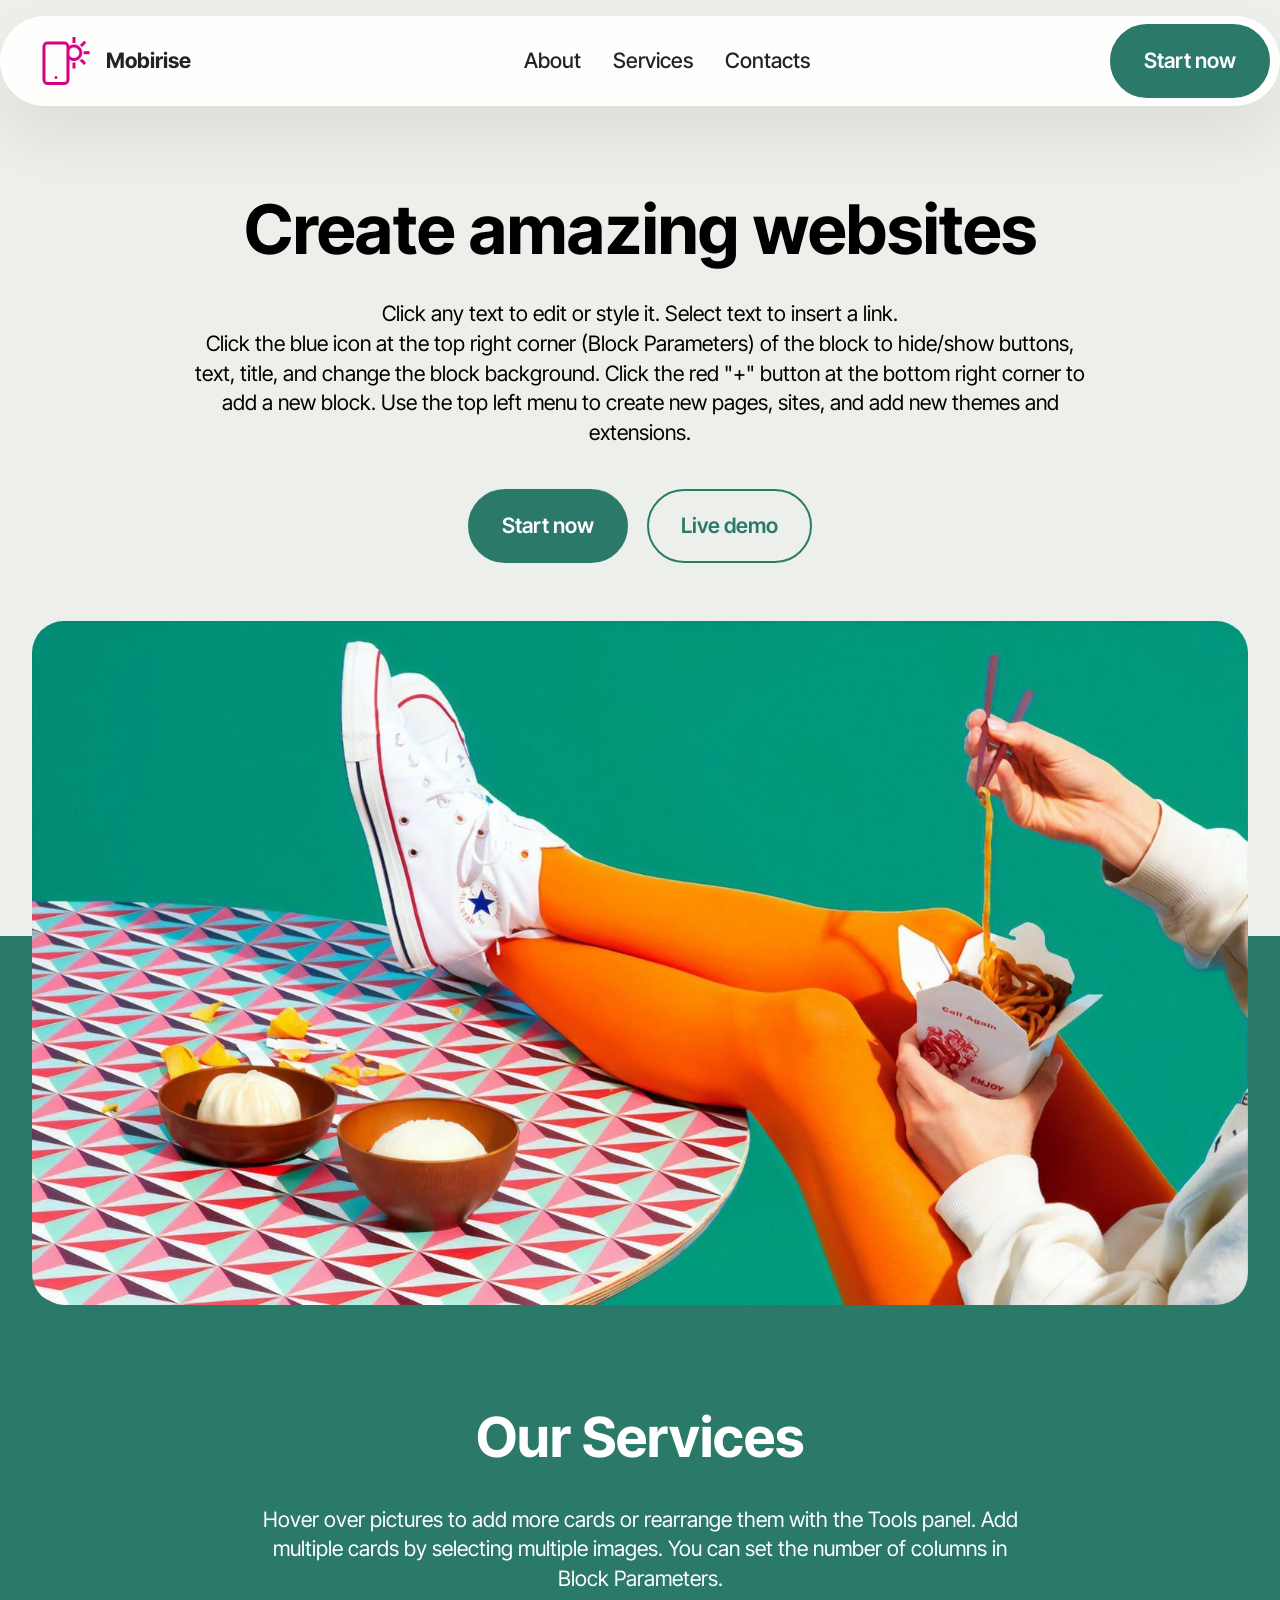
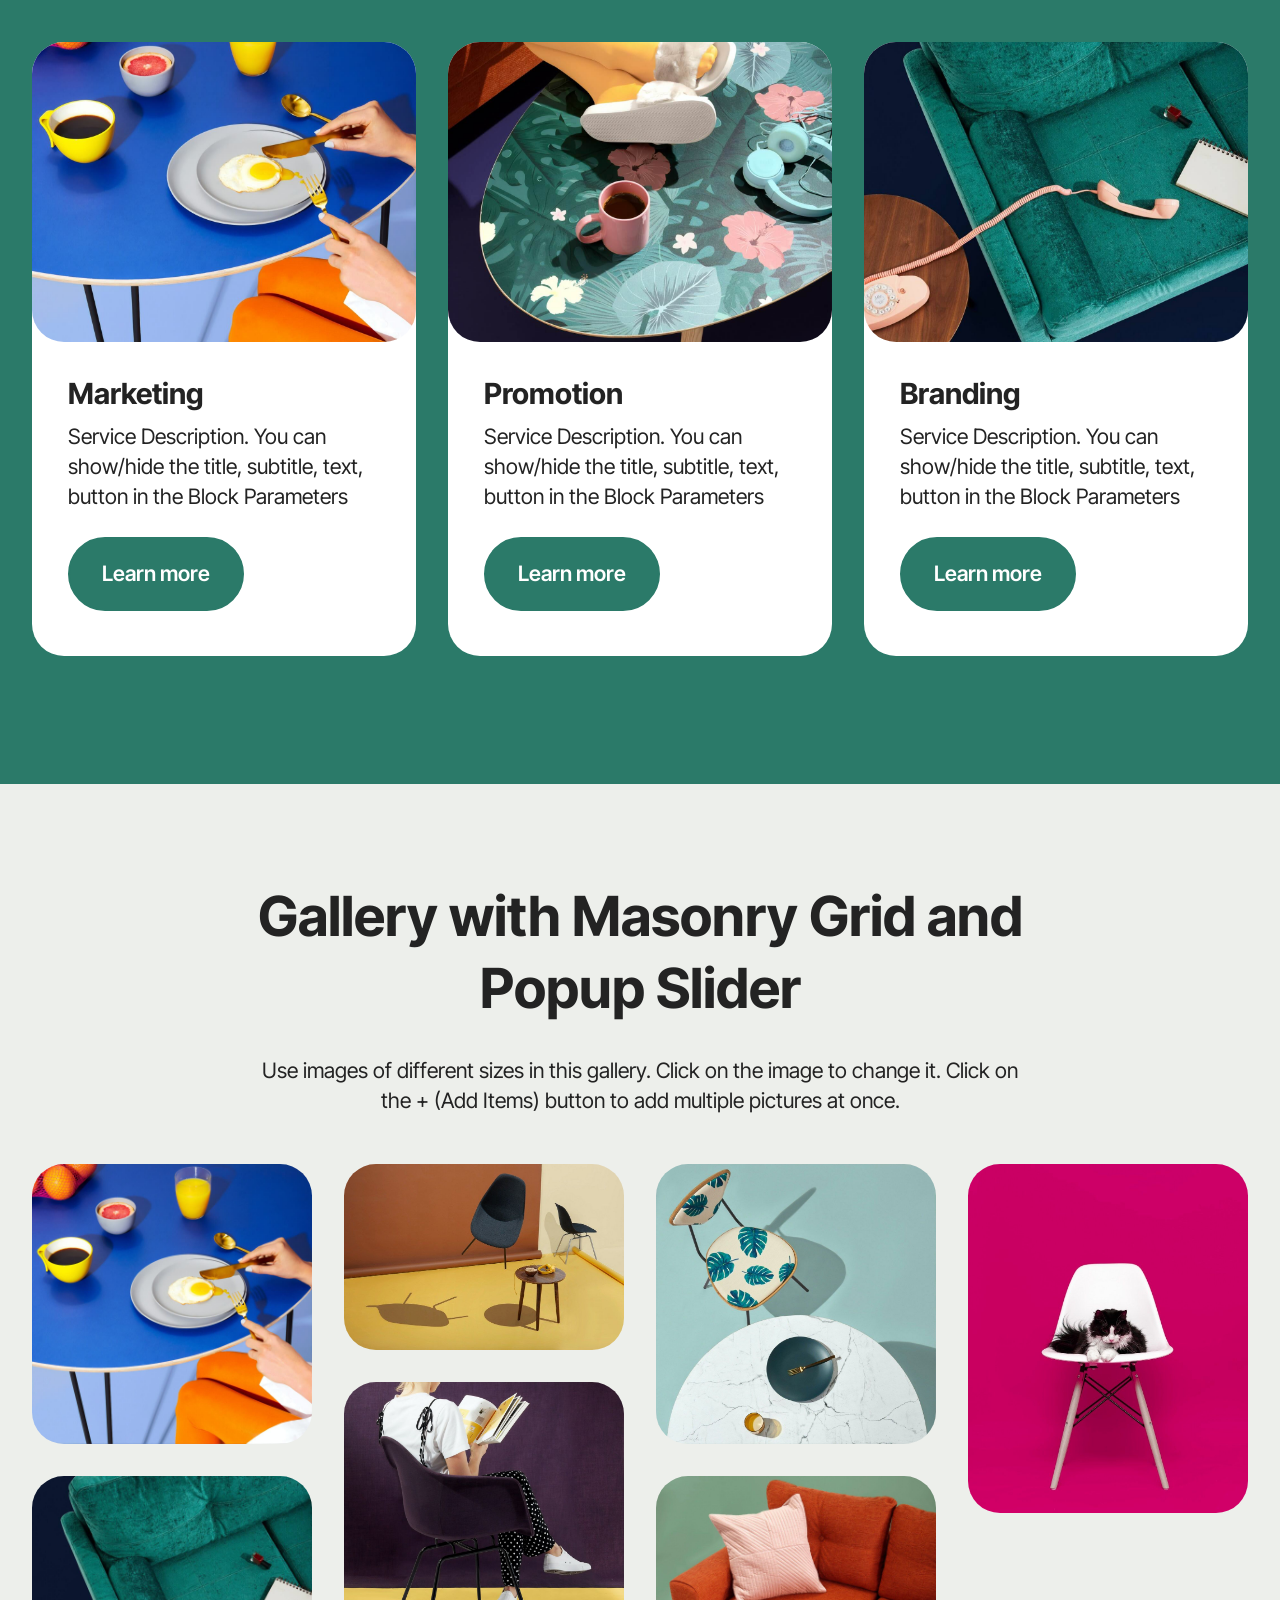
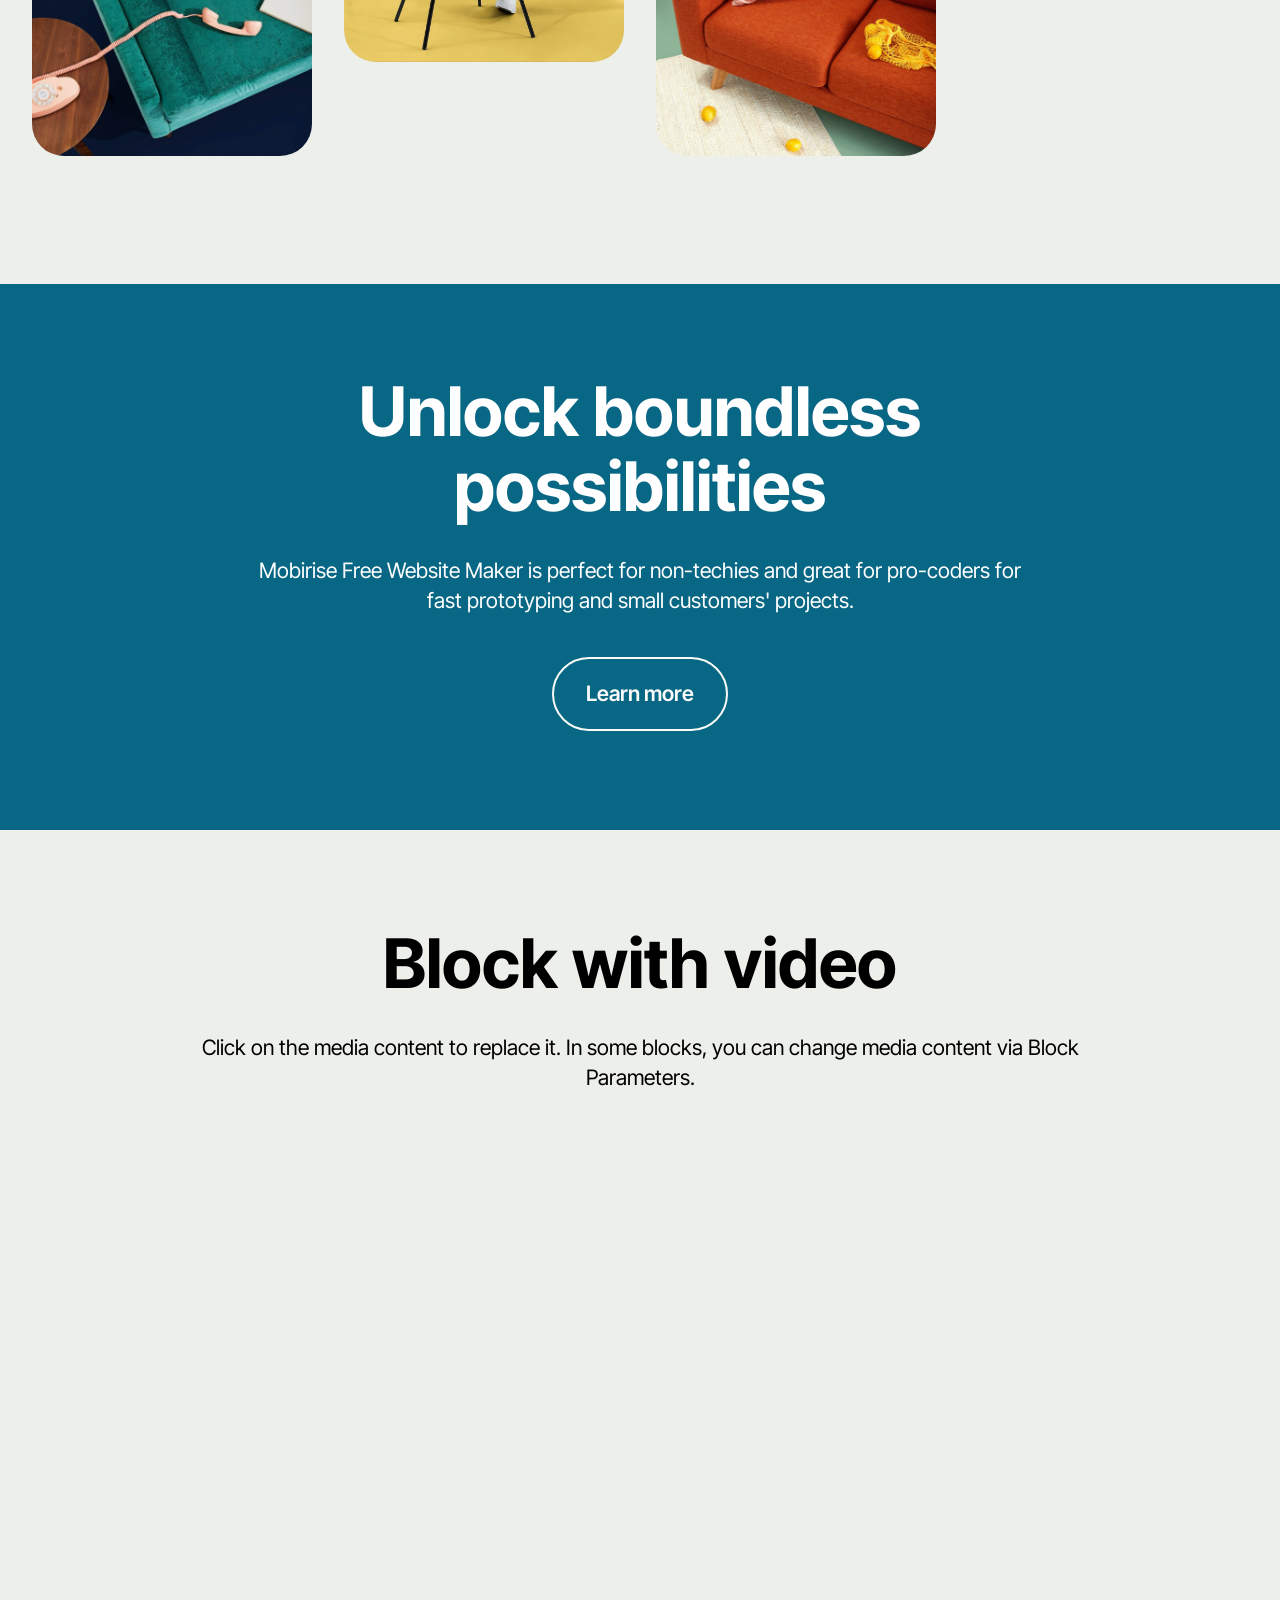
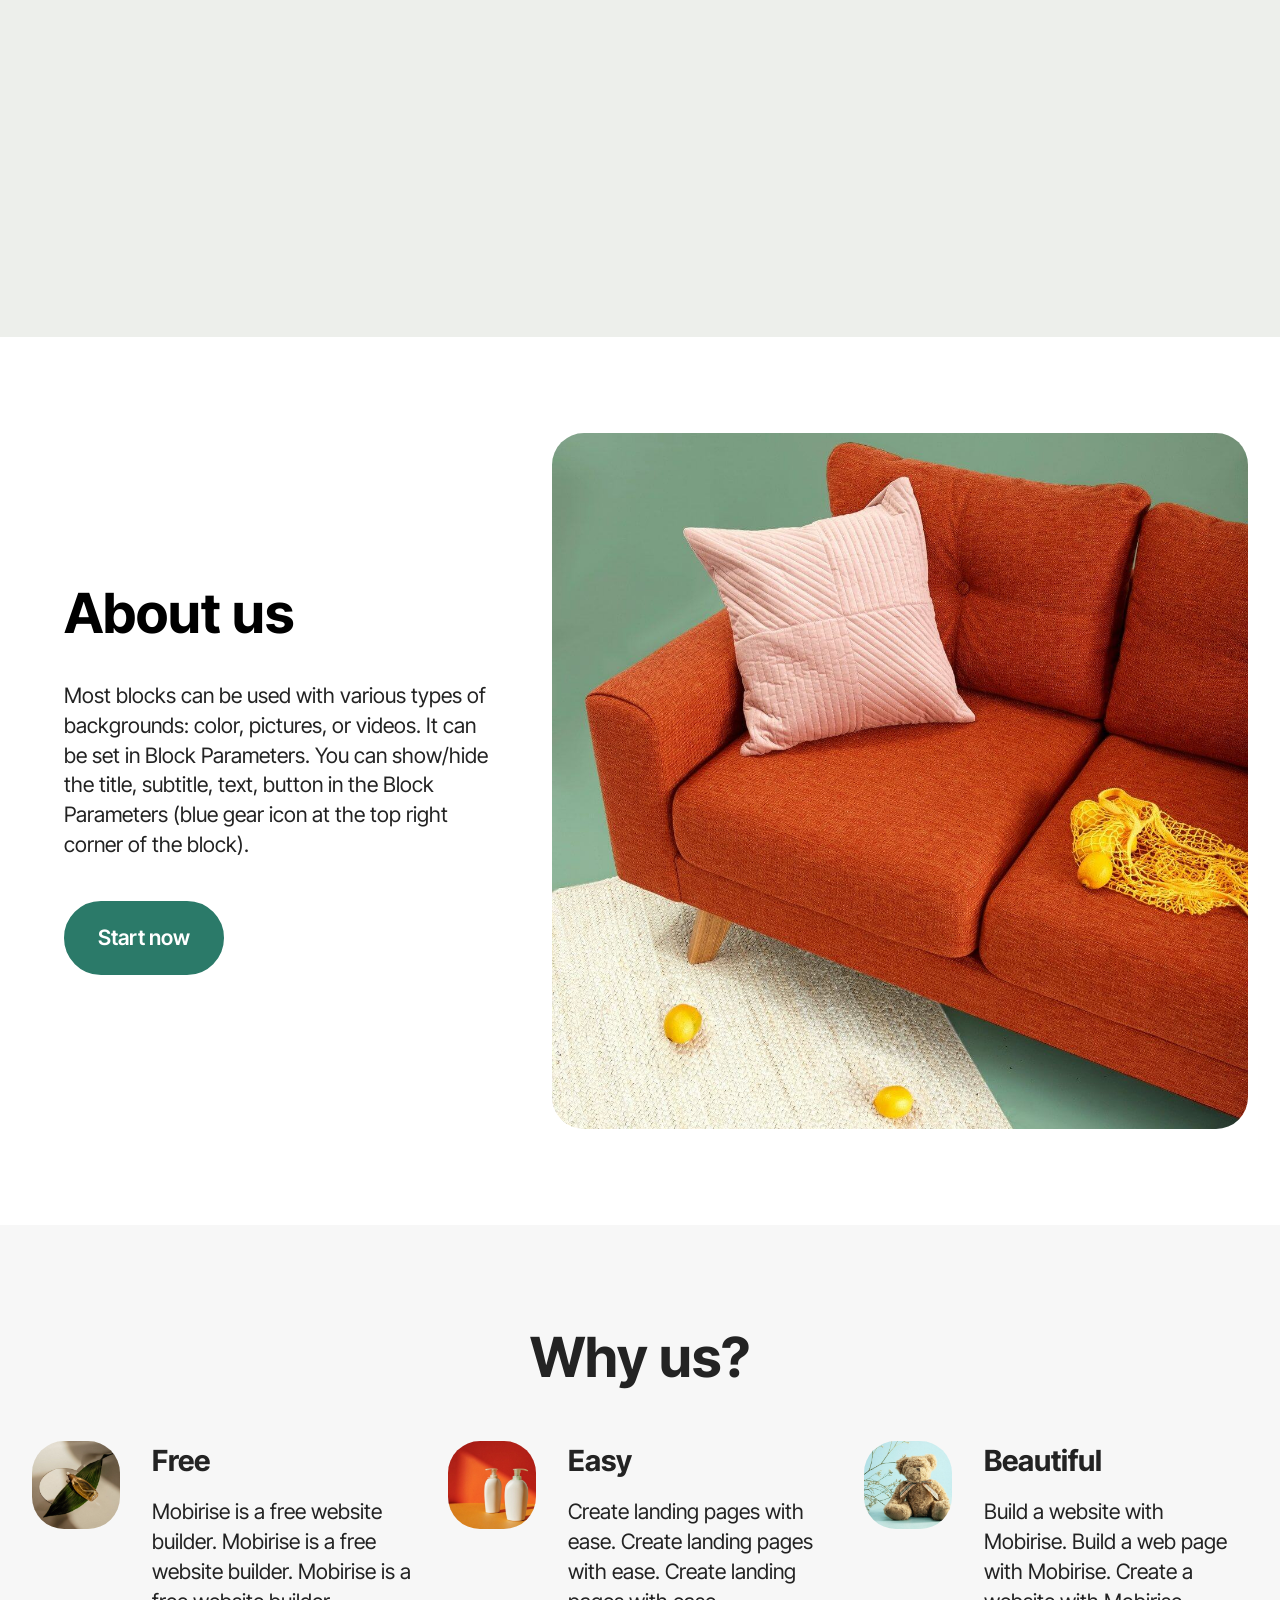
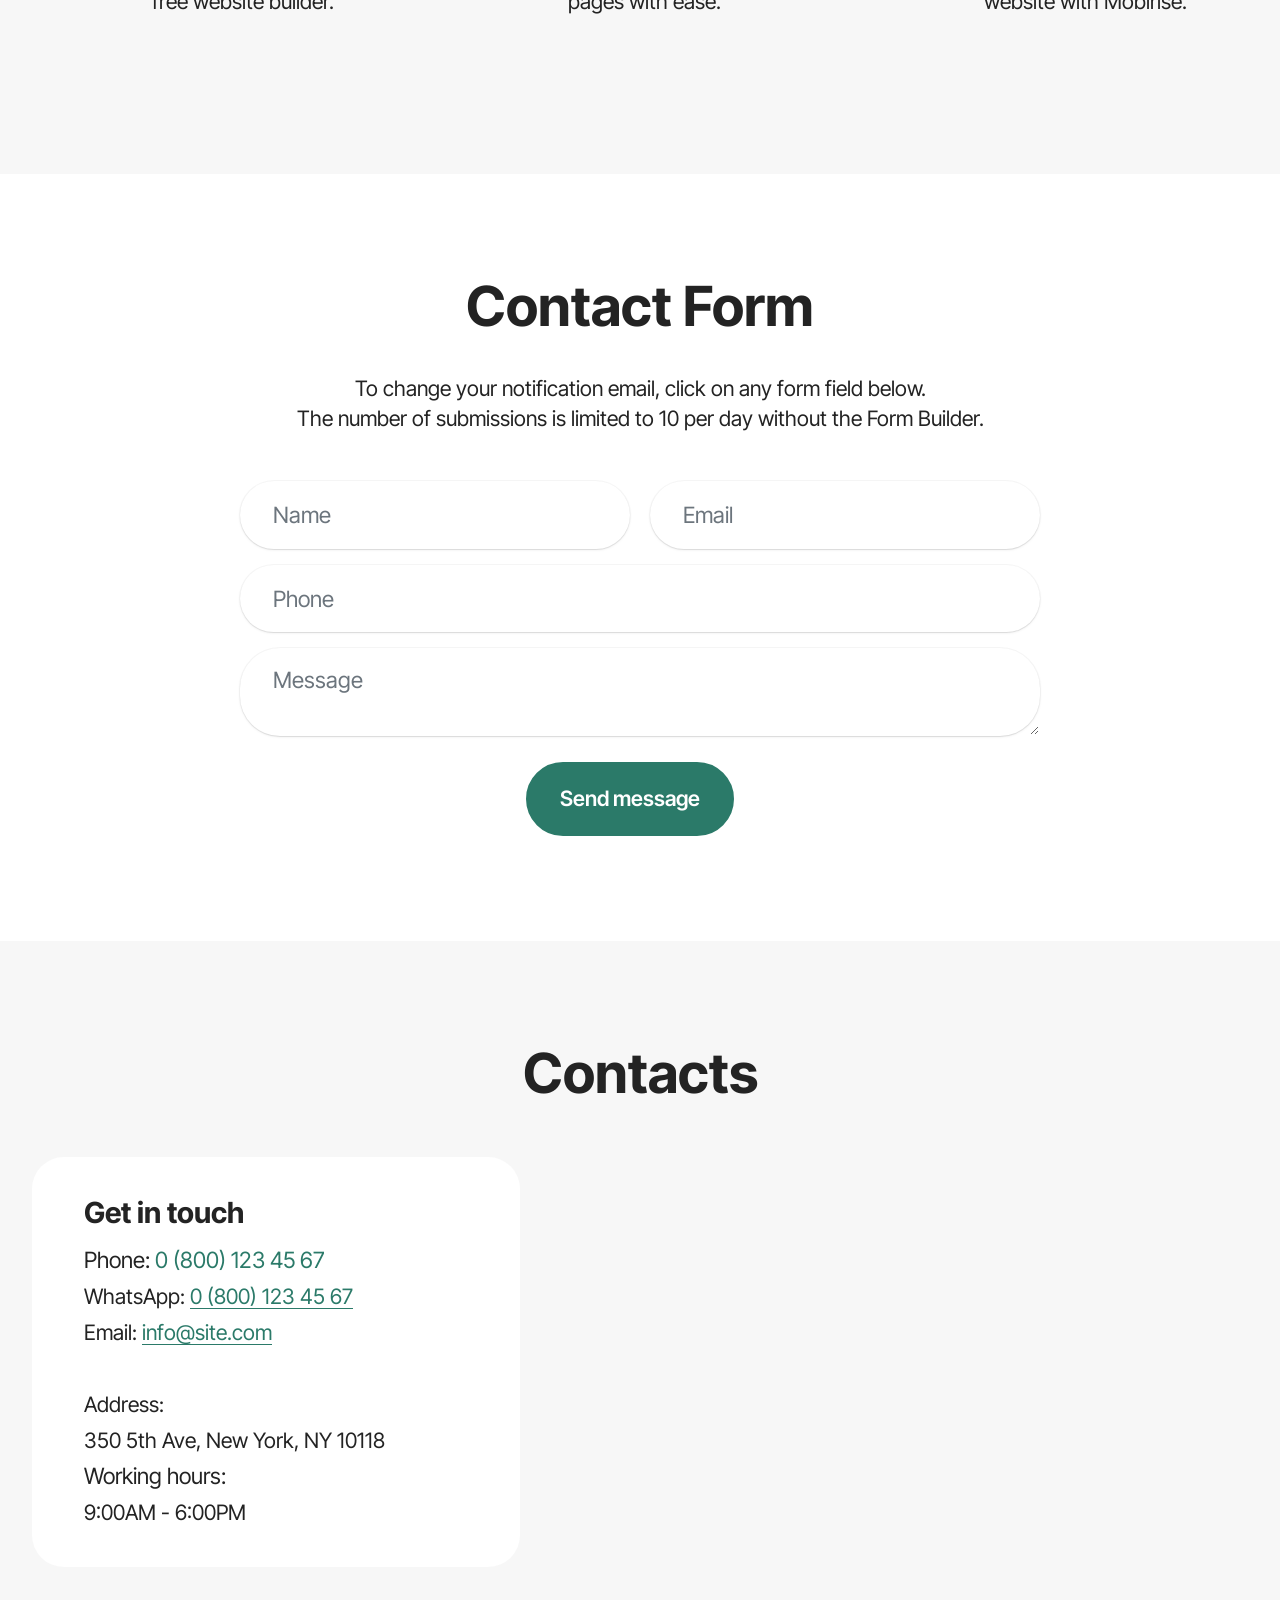
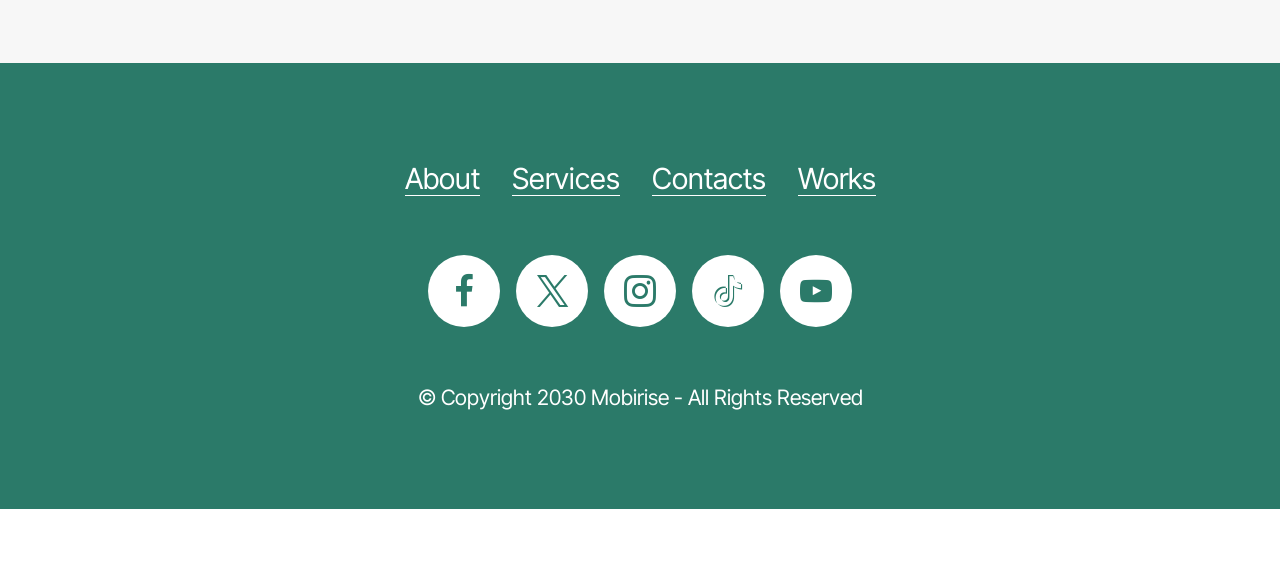
<file: index.html>
<!DOCTYPE html>
<html  >
<head>
  <!-- Site made with Mobirise Website Builder v6.1.12, https://mobirise.com -->
  <meta charset="UTF-8">
  <meta http-equiv="X-UA-Compatible" content="IE=edge">
  <meta name="generator" content="Mobirise v6.1.12, mobirise.com">
  <meta name="viewport" content="width=device-width, initial-scale=1, minimum-scale=1">
  <link rel="shortcut icon" href="assets/images/logo.png" type="image/x-icon">
  <meta name="description" content="">
  
  
  <title>Home</title>
  <link rel="stylesheet" href="assets/web/assets/mobirise-icons2/mobirise2.css">
  <link rel="stylesheet" href="assets/bootstrap/css/bootstrap.min.css">
  <link rel="stylesheet" href="assets/animatecss/animate.css">
  <link rel="stylesheet" href="assets/dropdown/css/style.css">
  <link rel="stylesheet" href="assets/socicon/css/styles.css">
  <link rel="stylesheet" href="assets/theme/css/style.css">
  <link rel="stylesheet" href="assets/gallery/style.css">
  <link rel="preload" href="https://fonts.googleapis.com/css?family=Inter+Tight:100,200,300,400,500,600,700,800,900,100i,200i,300i,400i,500i,600i,700i,800i,900i&display=swap" as="style" onload="this.onload=null;this.rel='stylesheet'">
  <noscript><link rel="stylesheet" href="https://fonts.googleapis.com/css?family=Inter+Tight:100,200,300,400,500,600,700,800,900,100i,200i,300i,400i,500i,600i,700i,800i,900i&display=swap"></noscript>
  <link rel="preload" as="style" href="assets/mobirise/css/mbr-additional.css?v=jJ7Byn"><link rel="stylesheet" href="assets/mobirise/css/mbr-additional.css?v=jJ7Byn" type="text/css">

  
  
  
</head>
<body>
  
  <section data-bs-version="5.1" class="menu menu2 cid-tJS6tZXiPa" once="menu" id="menu02-0">
	

	<nav class="navbar navbar-dropdown navbar-fixed-top navbar-expand-lg">
		<div class="container">
			<div class="navbar-brand">
				<span class="navbar-logo">
					<a href="https://mobirise.com">
						<img src="assets/images/logo.png" alt="Mobirise Website Builder" style="height: 3rem;">
					</a>
				</span>
				<span class="navbar-caption-wrap"><a class="navbar-caption text-black text-primary display-4" href="index.html#header05-1">Mobirise</a></span>
			</div>
			<button class="navbar-toggler" type="button" data-toggle="collapse" data-bs-toggle="collapse" data-target="#navbarSupportedContent" data-bs-target="#navbarSupportedContent" aria-controls="navbarNavAltMarkup" aria-expanded="false" aria-label="Toggle navigation">
				<div class="hamburger">
					<span></span>
					<span></span>
					<span></span>
					<span></span>
				</div>
			</button>
			<div class="collapse navbar-collapse" id="navbarSupportedContent">
				<ul class="navbar-nav nav-dropdown" data-app-modern-menu="true"><li class="nav-item">
						<a class="nav-link link text-black text-primary display-4" href="index.html#header01-7">About</a>
					</li>
					<li class="nav-item">
						<a class="nav-link link text-black text-primary display-4" href="index.html#features04-w" aria-expanded="false">Services</a>
					</li>
					<li class="nav-item">
						<a class="nav-link link text-black text-primary display-4" href="index.html#contacts02-9">Contacts</a>
					</li></ul>
				
				<div class="navbar-buttons mbr-section-btn"><a class="btn btn-primary display-4" href="index.html#form02-6"> Start now</a></div>
			</div>
		</div>
	</nav>
</section>

<section data-bs-version="5.1" class="header5 cid-tJS6uM4N87" id="header05-1">
	

	
	
	<div class="topbg"></div>
	<div class="align-center container">
		<div class="row justify-content-center">
			<div class="col-md-12 col-lg-9">
				<h1 class="mbr-section-title mbr-fonts-style mb-4 display-1"><strong>Create amazing websites</strong></h1>
				<p class="mbr-text mbr-fonts-style mb-4 display-7">Click any text to edit or style it. Select text to insert a link.
<br>Click the blue icon at the top right corner (Block Parameters) of the block to hide/show buttons, text, title, and change the block background. Click the red "+" button at the bottom right corner to add a new block. Use the top left menu to create new pages, sites, and add new themes and extensions.</p>
				<div class="mbr-section-btn mt-3"><a class="btn btn-primary display-7" href="index.html#form02-6">Start now</a> <a class="btn btn-primary-outline display-7" href="index.html#gallery02-v">Live demo</a></div>
			</div>
		</div>
		<div class="row mt-5 justify-content-center">
			<div class="col-12 col-lg-12">
				<img src="assets/images/11.jpg" alt="Mobirise Website Builder" title="">
			</div>
		</div>
	</div>
</section>

<section data-bs-version="5.1" class="features4 cid-tMlEXTHLbS" id="features04-w">
	
	
	<div class="container">
		<div class="row justify-content-center">
			<div class="col-12 content-head">
				<div class="mbr-section-head mb-5">
					<h4 class="mbr-section-title mbr-fonts-style align-center mb-0 display-2"><strong>Our Services</strong></h4>
					<h5 class="mbr-section-subtitle mbr-fonts-style align-center mb-0 mt-4 display-7">Hover over pictures to add more cards or rearrange them with the Tools panel. Add multiple cards by selecting multiple images. You can set the number of columns in Block Parameters.</h5>
					
				</div>
			</div>
		</div>
		<div class="row">
			<div class="item features-image col-12 col-md-6 col-lg-4">
				<div class="item-wrapper">
					<div class="item-img">
						<img src="assets/images/gallery03.jpg" alt="Mobirise Website Builder">
					</div>
					<div class="item-content">
						<h5 class="item-title mbr-fonts-style display-5">
							<strong>Marketing</strong>
						</h5>
						
						<p class="mbr-text mbr-fonts-style display-7">
							Service Description. You can show/hide the title, subtitle, text, button in the Block Parameters
						</p>
						<div class="mbr-section-btn item-footer"><a href="" class="btn item-btn btn-primary display-7">Learn more</a></div>
					</div>

				</div>
			</div>
			<div class="item features-image col-12 col-md-6 col-lg-4">
				<div class="item-wrapper">
					<div class="item-img">
						<img src="assets/images/gallery05.jpg" alt="Mobirise Website Builder">
					</div>
					<div class="item-content">
						<h5 class="item-title mbr-fonts-style display-5">
							<strong>Promotion</strong>
						</h5>
						
						<p class="mbr-text mbr-fonts-style display-7">
							Service Description. You can show/hide the title, subtitle, text, button in the Block Parameters
						</p>
						<div class="mbr-section-btn item-footer"><a href="" class="btn item-btn btn-primary display-7">Learn more</a></div>
					</div>
				</div>
			</div>
			<div class="item features-image col-12 col-md-6 col-lg-4">
				<div class="item-wrapper">
					<div class="item-img">
						<img src="assets/images/gallery02.jpg" alt="Mobirise Website Builder">
					</div>
					<div class="item-content">
						<h5 class="item-title mbr-fonts-style display-5">
							<strong>Branding</strong>
						</h5>
						
						<p class="mbr-text mbr-fonts-style display-7">
							Service Description. You can show/hide the title, subtitle, text, button in the Block Parameters<br>
						</p>
						<div class="mbr-section-btn item-footer"><a href="" class="btn item-btn btn-primary display-7">Learn more</a></div>
					</div>
				</div>
			</div>
		</div>
	</div>
</section>

<section data-bs-version="5.1" class="gallery1 mbr-gallery cid-tMlDYtQ5fF" id="gallery02-v">
    

    
    

    <div class="container-fluid">
        <div class="row justify-content-center">
            <div class="col-12 content-head">
                <div class="mbr-section-head mb-5">
                    <h3 class="mbr-section-title mbr-fonts-style align-center m-0 display-2"><strong>Gallery with Masonry Grid and Popup Slider</strong></h3>
                    <h4 class="mbr-section-subtitle mbr-fonts-style align-center mb-0 mt-4 display-7">Use images of different sizes in this gallery. Click on the image to change it. Click on the + (Add Items) button to add multiple pictures at once.</h4>
                </div>
            </div>
        </div>
        <div class="row mbr-gallery mbr-masonry" data-masonry="{&quot;percentPosition&quot;: true }">
            <div class="col-12 col-md-6 col-lg-3 item gallery-image">
                <div class="item-wrapper" data-toggle="modal" data-bs-toggle="modal" data-target="#vcUJlHxBLA-modal" data-bs-target="#vcUJlHxBLA-modal">
                    <img class="w-100" src="assets/images/gallery03.jpg" alt="Mobirise Website Builder" data-slide-to="0" data-bs-slide-to="0" data-target="#lb-vcUJlHxBLA" data-bs-target="#lb-vcUJlHxBLA">
                    <div class="icon-wrapper">
                        <span class="mobi-mbri mobi-mbri-search mbr-iconfont mbr-iconfont-btn"></span>
                    </div>
                </div>
                
            </div>
            <div class="col-12 col-md-6 col-lg-3 item gallery-image">
                <div class="item-wrapper" data-toggle="modal" data-bs-toggle="modal" data-target="#vcUJlHxBLA-modal" data-bs-target="#vcUJlHxBLA-modal">
                    <img class="w-100" src="assets/images/gallery13.jpg" alt="Mobirise Website Builder" data-slide-to="1" data-bs-slide-to="1" data-target="#lb-vcUJlHxBLA" data-bs-target="#lb-vcUJlHxBLA">
                    <div class="icon-wrapper">
                        <span class="mobi-mbri mobi-mbri-search mbr-iconfont mbr-iconfont-btn"></span>
                    </div>
                </div>
                
            </div>
            <div class="col-12 col-md-6 col-lg-3 item gallery-image">
                <div class="item-wrapper" data-toggle="modal" data-bs-toggle="modal" data-target="#vcUJlHxBLA-modal" data-bs-target="#vcUJlHxBLA-modal">
                    <img class="w-100" src="assets/images/gallery10.jpg" alt="Mobirise Website Builder" data-slide-to="2" data-bs-slide-to="2" data-target="#lb-vcUJlHxBLA" data-bs-target="#lb-vcUJlHxBLA">
                    <div class="icon-wrapper">
                        <span class="mobi-mbri mobi-mbri-search mbr-iconfont mbr-iconfont-btn"></span>
                    </div>
                </div>
                
            </div>
            <div class="col-12 col-md-6 col-lg-3 item gallery-image">
                <div class="item-wrapper" data-toggle="modal" data-bs-toggle="modal" data-target="#vcUJlHxBLA-modal" data-bs-target="#vcUJlHxBLA-modal">
                    <img class="w-100" src="assets/images/gallery08.jpg" alt="Mobirise Website Builder" data-slide-to="3" data-bs-slide-to="3" data-target="#lb-vcUJlHxBLA" data-bs-target="#lb-vcUJlHxBLA">
                    <div class="icon-wrapper">
                        <span class="mobi-mbri mobi-mbri-search mbr-iconfont mbr-iconfont-btn"></span>
                    </div>
                </div>
                
            </div>
            <div class="col-12 col-md-6 col-lg-3 item gallery-image">
                <div class="item-wrapper" data-toggle="modal" data-bs-toggle="modal" data-target="#vcUJlHxBLA-modal" data-bs-target="#vcUJlHxBLA-modal">
                    <img class="w-100" src="assets/images/gallery06.jpg" alt="Mobirise Website Builder" data-slide-to="4" data-bs-slide-to="4" data-target="#lb-vcUJlHxBLA" data-bs-target="#lb-vcUJlHxBLA">
                    <div class="icon-wrapper">
                        <span class="mobi-mbri mobi-mbri-search mbr-iconfont mbr-iconfont-btn"></span>
                    </div>
                </div>
                
            </div>
            <div class="col-12 col-md-6 col-lg-3 item gallery-image">
                <div class="item-wrapper" data-toggle="modal" data-bs-toggle="modal" data-target="#vcUJlHxBLA-modal" data-bs-target="#vcUJlHxBLA-modal">
                    <img class="w-100" src="assets/images/gallery02.jpg" alt="Mobirise Website Builder" data-slide-to="5" data-bs-slide-to="5" data-target="#lb-vcUJlHxBLA" data-bs-target="#lb-vcUJlHxBLA">
                    <div class="icon-wrapper">
                        <span class="mobi-mbri mobi-mbri-search mbr-iconfont mbr-iconfont-btn"></span>
                    </div>
                </div>
                
            </div>
            <div class="col-12 col-md-6 col-lg-3 item gallery-image">
                <div class="item-wrapper" data-toggle="modal" data-bs-toggle="modal" data-target="#vcUJlHxBLA-modal" data-bs-target="#vcUJlHxBLA-modal">
                    <img class="w-100" src="assets/images/gallery01.jpg" alt="Mobirise Website Builder" data-slide-to="6" data-bs-slide-to="6" data-target="#lb-vcUJlHxBLA" data-bs-target="#lb-vcUJlHxBLA">
                    <div class="icon-wrapper">
                        <span class="mobi-mbri mobi-mbri-search mbr-iconfont mbr-iconfont-btn"></span>
                    </div>
                </div>
                
            </div>
        </div>

        <div class="modal mbr-slider" tabindex="-1" role="dialog" aria-hidden="true" id="vcUJlHxBLA-modal">
            <div class="modal-dialog" role="document">
                <div class="modal-content">
                    <div class="modal-body">
                        <div class="carousel slide" id="lb-vcUJlHxBLA" data-interval="5000" data-bs-interval="5000">
                            <div class="carousel-inner">
                                <div class="carousel-item active">
                                    <img class="d-block w-100" src="assets/images/gallery03.jpg" alt="Mobirise Website Builder">
                                </div>
                                <div class="carousel-item">
                                    <img class="d-block w-100" src="assets/images/gallery13.jpg" alt="Mobirise Website Builder">
                                </div>
                                <div class="carousel-item">
                                    <img class="d-block w-100" src="assets/images/gallery10.jpg" alt="Mobirise Website Builder">
                                </div>
                                <div class="carousel-item">
                                    <img class="d-block w-100" src="assets/images/gallery08.jpg" alt="Mobirise Website Builder">
                                </div>
                                <div class="carousel-item">
                                    <img class="d-block w-100" src="assets/images/gallery06.jpg" alt="Mobirise Website Builder">
                                </div>
                                <div class="carousel-item">
                                    <img class="d-block w-100" src="assets/images/gallery02.jpg" alt="Mobirise Website Builder">
                                </div>
                                <div class="carousel-item">
                                    <img class="d-block w-100" src="assets/images/gallery01.jpg" alt="Mobirise Website Builder">
                                </div>
                            </div>
                            <ol class="carousel-indicators">
                                <li data-slide-to="0" data-bs-slide-to="0" class="active" data-target="#lb-vcUJlHxBLA" data-bs-target="#lb-vcUJlHxBLA"></li>
                                <li data-slide-to="1" data-bs-slide-to="1" data-target="#lb-vcUJlHxBLA" data-bs-target="#lb-vcUJlHxBLA"></li>
                                <li data-slide-to="2" data-bs-slide-to="2" data-target="#lb-vcUJlHxBLA" data-bs-target="#lb-vcUJlHxBLA"></li>
                                <li data-slide-to="3" data-bs-slide-to="3" data-target="#lb-vcUJlHxBLA" data-bs-target="#lb-vcUJlHxBLA"></li>
                                <li data-slide-to="4" data-bs-slide-to="4" data-target="#lb-vcUJlHxBLA" data-bs-target="#lb-vcUJlHxBLA"></li>
                                <li data-slide-to="5" data-bs-slide-to="5" data-target="#lb-vcUJlHxBLA" data-bs-target="#lb-vcUJlHxBLA"></li>
                                <li data-slide-to="6" data-bs-slide-to="6" data-target="#lb-vcUJlHxBLA" data-bs-target="#lb-vcUJlHxBLA"></li>
                            </ol>
                            <a role="button" href="" class="close" data-dismiss="modal" data-bs-dismiss="modal" aria-label="Close">
                            </a>
                            <a class="carousel-control-prev carousel-control" role="button" data-slide="prev" data-bs-slide="prev" href="#lb-vcUJlHxBLA">
                                <span class="mobi-mbri mobi-mbri-arrow-prev" aria-hidden="true"></span>
                                <span class="sr-only visually-hidden">Previous</span>
                            </a>
                            <a class="carousel-control-next carousel-control" role="button" data-slide="next" data-bs-slide="next" href="#lb-vcUJlHxBLA">
                                <span class="mobi-mbri mobi-mbri-arrow-next" aria-hidden="true"></span>
                                <span class="sr-only visually-hidden">Next</span>
                            </a>
                        </div>
                    </div>
                </div>
            </div>
        </div>
    </div>
</section>

<section data-bs-version="5.1" class="header09 cid-tLAX5BnXkJ" id="header09-q">
	
	
	<div class="container">
		<div class="row">
			<div class="content-wrap col-12 col-md-8">
				<h1 class="mbr-section-title mbr-fonts-style mbr-white mb-4 display-1"><strong>Unlock boundless possibilities</strong></h1>
				
				<p class="mbr-fonts-style mbr-text mbr-white mb-4 display-7">
					Mobirise Free Website Maker is perfect for non-techies and great for pro-coders for fast prototyping and small customers' projects.
				</p>
				<div class="mbr-section-btn"><a class="btn btn-white-outline display-7" href="https://mobiri.se">Learn more</a></div>
			</div>
		</div>
	</div>
</section>

<section data-bs-version="5.1" class="header7 cid-tLeaLmEeFr" id="header07-h">
  

  
  
  
  <div class="align-center container">
    <div class="row justify-content-center">
      <div class="col-md-12 col-lg-9 mb-5">
        <h1 class="mbr-section-title mbr-fonts-style display-1"><strong>Block with video</strong>
        </h1>
        <p class="mbr-text mbr-fonts-style mt-4 display-7">
          Click on the media content to replace it. In some blocks, you can change media content via Block Parameters.
        </p>
        
      </div>
    </div>

    <div class="row justify-content-center">
      <div class="mbr-figure col-12 col-md-12"><iframe class="mbr-embedded-video" src="https://www.youtube.com/embed/sGpPgQeEyOc?rel=0&amp;amp;mute=1&amp;showinfo=0&amp;autoplay=1&amp;loop=1&amp;playlist=sGpPgQeEyOc" width="1280" height="720" frameborder="0" allowfullscreen></iframe></div>
    </div>
  </div>
</section>

<section data-bs-version="5.1" class="header1 cid-tJS9vXDdRK" id="header01-7">
	

	
	

	<div class="container">
		<div class="row justify-content-center">
			<div class="col-12 col-md-12 col-lg-7 image-wrapper">
				<img class="w-100" src="assets/images/gallery01.jpg" alt="Mobirise Website Builder">
			</div>
			<div class="col-12 col-lg col-md-12">
				<div class="text-wrapper align-left">
					<h1 class="mbr-section-title mbr-fonts-style mb-4 display-2"><strong>About us</strong></h1>
					<p class="mbr-text mbr-fonts-style mb-4 display-7">
						Most blocks can be used with various types of backgrounds: color, pictures, or videos. It can be set in Block Parameters.&nbsp;You can show/hide the title, subtitle, text, button in the Block Parameters (blue gear icon at the top right corner of the block).&nbsp;</p>
					<div class="mbr-section-btn mt-3"><a class="btn btn-primary display-7" href="https://mobiri.se">Start now</a></div>
				</div>
			</div>
		</div>
	</div>
</section>

<section data-bs-version="5.1" class="features15 cid-tLek7gQhG7" id="features015-m">
	

	
	
	<div class="container">
		<div class="mbr-section-head mb-5">
			<h4 class="mbr-section-title mbr-fonts-style align-center mb-0 display-2">
			  <strong>Why us?</strong></h4>
			
		  </div>
		<div class="row justify-content-center">
			<div class="item features-without-image col-12 col-lg-4">
				<div class="item-wrapper">
					<div class="img-wrapper">
						<img src="assets/images/shop1.jpg" alt="Mobirise Website Builder">
					</div>
					<div class="card-box">
						<h4 class="card-title mbr-fonts-style mb-3 display-5">
							<strong>Free</strong></h4>
						<h5 class="card-text mbr-fonts-style display-7">
							Mobirise is a free website builder. Mobirise is a free website builder. Mobirise is a free website builder.</h5>
					</div>
				</div>
			</div>
			<div class="item features-without-image col-12 col-lg-4">
				<div class="item-wrapper">
					<div class="img-wrapper">
						<img src="assets/images/shop2.jpg" alt="Mobirise Website Builder">
					</div>
					<div class="card-box">
						<h4 class="card-title mbr-fonts-style mb-3 display-5">
							<strong>Easy</strong></h4>
						<h5 class="card-text mbr-fonts-style display-7">
							Create landing pages with ease. Create landing pages with ease. Create landing pages with ease.<br><br></h5>
					</div>
				</div>
			</div>
			<div class="item features-without-image col-12 col-lg-4">
				<div class="item-wrapper">
					<div class="img-wrapper">
						<img src="assets/images/shop3.jpg" alt="Mobirise Website Builder">
					</div>
					<div class="card-box">
						<h4 class="card-title mbr-fonts-style mb-3 display-5">
							<strong>Beautiful</strong></h4>
						<h5 class="card-text mbr-fonts-style display-7">
							Build a website with Mobirise. Build a web page with Mobirise. Create a website with Mobirise.</h5>
					</div>
				</div>
			</div>
		</div>
	</div>
</section>

<section data-bs-version="5.1" class="form5 cid-tJS9pBcTSa" id="form02-6">
    
    
    <div class="container">
        <div class="mbr-section-head mb-5">
            <h3 class="mbr-section-title mbr-fonts-style align-center mb-0 display-2">
                <strong>Contact Form</strong></h3>
            <h4 class="mbr-section-subtitle mbr-fonts-style align-center mb-0 mt-4 display-7">To change your notification email, click on any form field below.
<div>The number of submissions is limited to 10 per day without the Form Builder.</div></h4>
        </div>
        <div class="row justify-content-center mt-4">
            <div class="col-lg-8 mx-auto mbr-form" data-form-type="formoid">
                <form action="https://mobirise.eu/" method="POST" class="mbr-form form-with-styler" data-form-title="Form Name"><input type="hidden" name="email" data-form-email="true" value="whdyZipOMSFIGjZoOk03onIKARVUYl2viFXvq3oJjYr6RaxoZiYcrrjieJBpLSRmgRtep8JrhirOQ5lgRjLht4DkGbs26UET9l51iRyJUoadY3yzVj1V5s+FxZLqy09f">
                    <div class="row">
                        <div hidden="hidden" data-form-alert="" class="alert alert-success col-12">Thanks for filling out the form!</div>
                        <div hidden="hidden" data-form-alert-danger="" class="alert alert-danger col-12">
                            Oops...! some problem!
                        </div>
                    </div>
                    <div class="dragArea row">
                        <div class="col-md col-sm-12 form-group mb-3" data-for="name">
                            <input type="text" name="name" placeholder="Name" data-form-field="name" class="form-control" value="" id="name-form02-6">
                        </div>
                        <div class="col-md col-sm-12 form-group mb-3" data-for="email">
                            <input type="email" name="email" placeholder="Email" data-form-field="email" class="form-control" value="" id="email-form02-6">
                        </div>
                        <div class="col-12 form-group mb-3" data-for="phone">
                            <input type="tel" name="phone" placeholder="Phone" data-form-field="phone" class="form-control" value="" id="phone-form02-6">
                        </div>
                        <div class="col-12 form-group mb-3" data-for="textarea">
                            <textarea name="textarea" placeholder="Message" data-form-field="textarea" class="form-control" id="textarea-form02-6"></textarea>
                        </div>
                        <div class="col-lg-12 col-md-12 col-sm-12 align-center mbr-section-btn">
                            <button type="submit" class="btn btn-primary display-7">Send message</button>
                        </div>
                    </div>
                </form>
            </div>
        </div>
    </div>
</section>

<section data-bs-version="5.1" class="contacts2 map1 cid-tLdYHD757A" id="contacts02-9">

    

    
    <div class="container">
        <div class="mbr-section-head mb-5">
            <h3 class="mbr-section-title mbr-fonts-style align-center mb-0 display-2">
                <strong>Contacts</strong>
            </h3>
            
        </div>
        <div class="row justify-content-center mt-4">
            <div class="card col-12 col-md-5">
                <div class="card-wrapper">
                    <div class="text-wrapper">
                        <h5 class="cardTitle mbr-fonts-style mb-2 display-5">
                        <strong>Get in touch</strong></h5>
                    <ul class="list mbr-fonts-style display-7">
                        <li class="mbr-text item-wrap"><span style="font-size: 1.4rem;">Phone: </span><a href="tel:+12345678910" class="text-primary" style="font-size: 1.4rem;">0 (800) 123 45 67</a><br></li>
                        <li class="mbr-text item-wrap">WhatsApp: <a href="https://wa.me/12345678910" class="text-primary">0 (800) 123 45 67</a></li>
                        <li class="mbr-text item-wrap">Email: <a href="mailto:info@site.com" class="text-primary">info@site.com</a></li><li class="mbr-text item-wrap"><br></li>
                        <li class="mbr-text item-wrap">Address: </li><li class="mbr-text item-wrap">350 5th Ave, New York, NY 10118</li><li class="mbr-text item-wrap"><span style="font-size: 1.4rem;">Working hours:</span><br></li><li class="mbr-text item-wrap">9:00AM - 6:00PM</li>
                    </ul>
                    </div>
                </div>
            </div>
            <div class="map-wrapper col-12 col-md-7">
                <div class="google-map"><iframe frameborder="0" style="border:0" src="https://www.google.com/maps/embed?pb=!1m14!1m8!1m3!1d6045.3003145248895!2d-73.9884657!3d40.7477229!3m2!1i1024!2i768!4f13.1!3m3!1m2!1s0x89c259a9ac1f1b85%3A0x7e33d1c0e7af3be4!2zMzUwIDV0aCBBdmUsIE5ldyBZb3JrLCBOWSAxMDExOCwg0KHQqNCQ!5e0!3m2!1sru!2sru!4v1689597362021!5m2!1sen!2sen" allowfullscreen=""></iframe></div>
            </div>
        </div>
    </div>
</section>

<section data-bs-version="5.1" class="footer1 programm5 cid-tJS9NNcTLZ" once="footers" id="footer03-8">

        

    

    <div class="container">
        <div class="row">

            <div class="row-links mb-4">
                <ul class="header-menu">
                  
                  
                  
                  
                <li class="header-menu-item mbr-fonts-style display-5"><a href="index.html#header01-7" class="text-danger">About</a></li><li class="header-menu-item mbr-fonts-style display-5"><a href="index.html#features04-w" class="text-danger text-primary">Services</a></li><li class="header-menu-item mbr-fonts-style display-5"><a href="index.html#contacts02-9" class="text-danger">Contacts</a></li><li class="header-menu-item mbr-fonts-style display-5"><a href="index.html#gallery02-v" class="text-danger text-primary">Works</a></li></ul>
              </div>

            <div class="col-12">
                <div class="social-row">
                    <div class="soc-item">
                        <a href="https://mobiri.se/" target="_blank">
                            <span class="mbr-iconfont socicon socicon-facebook display-7"></span>
                        </a>
                    </div>
                    <div class="soc-item">
                        <a href="https://mobiri.se/" target="_blank">
                            <span class="mbr-iconfont socicon-twitter socicon"></span>
                        </a>
                    </div>
                    <div class="soc-item">
                        <a href="https://mobiri.se/" target="_blank">
                            <span class="mbr-iconfont socicon-instagram socicon"></span>
                        </a>
                    </div>
                    <div class="soc-item">
                        <a href="https://mobiri.se/" target="_blank">
                            <span class="mbr-iconfont socicon-tiktok socicon"></span>
                        </a>
                    </div>
                    <div class="soc-item">
                        <a href="https://mobiri.se/" target="_blank">
                            <span class="mbr-iconfont socicon-youtube socicon"></span>
                        </a>
                    </div>
                </div>
            </div>
            <div class="col-12 mt-5">
                <p class="mbr-fonts-style copyright display-7">
                    © Copyright 2030 Mobirise - All Rights Reserved
                </p>
            </div>
        </div>
    </div>
</section><section class="display-7" style="padding: 0;align-items: center;justify-content: center;flex-wrap: wrap;    align-content: center;display: flex;position: relative;height: 4rem;"><a href="https://mobiri.se/4546684" style="flex: 1 1;height: 4rem;position: absolute;width: 100%;z-index: 1;"><img alt="" style="height: 4rem;" src="[data-uri]"></a><p style="margin: 0;text-align: center;" class="display-7">&#8204;</p><a style="z-index:1" href="https://mobirise.com/html-builder.html">HTML Builder</a></section><script src="assets/bootstrap/js/bootstrap.bundle.min.js"></script>  <script src="assets/smoothscroll/smooth-scroll.js"></script>  <script src="assets/ytplayer/index.js"></script>  <script src="assets/dropdown/js/navbar-dropdown.js"></script>  <script src="assets/masonry/masonry.pkgd.min.js"></script>  <script src="assets/imagesloaded/imagesloaded.pkgd.min.js"></script>  <script src="assets/theme/js/script.js"></script>  <script src="assets/gallery/player.min.js"></script>  <script src="assets/gallery/script.js"></script>  <script src="assets/formoid/formoid.min.js"></script>  
  
  
  <input name="animation" type="hidden">
  </body>
</html>
</file>
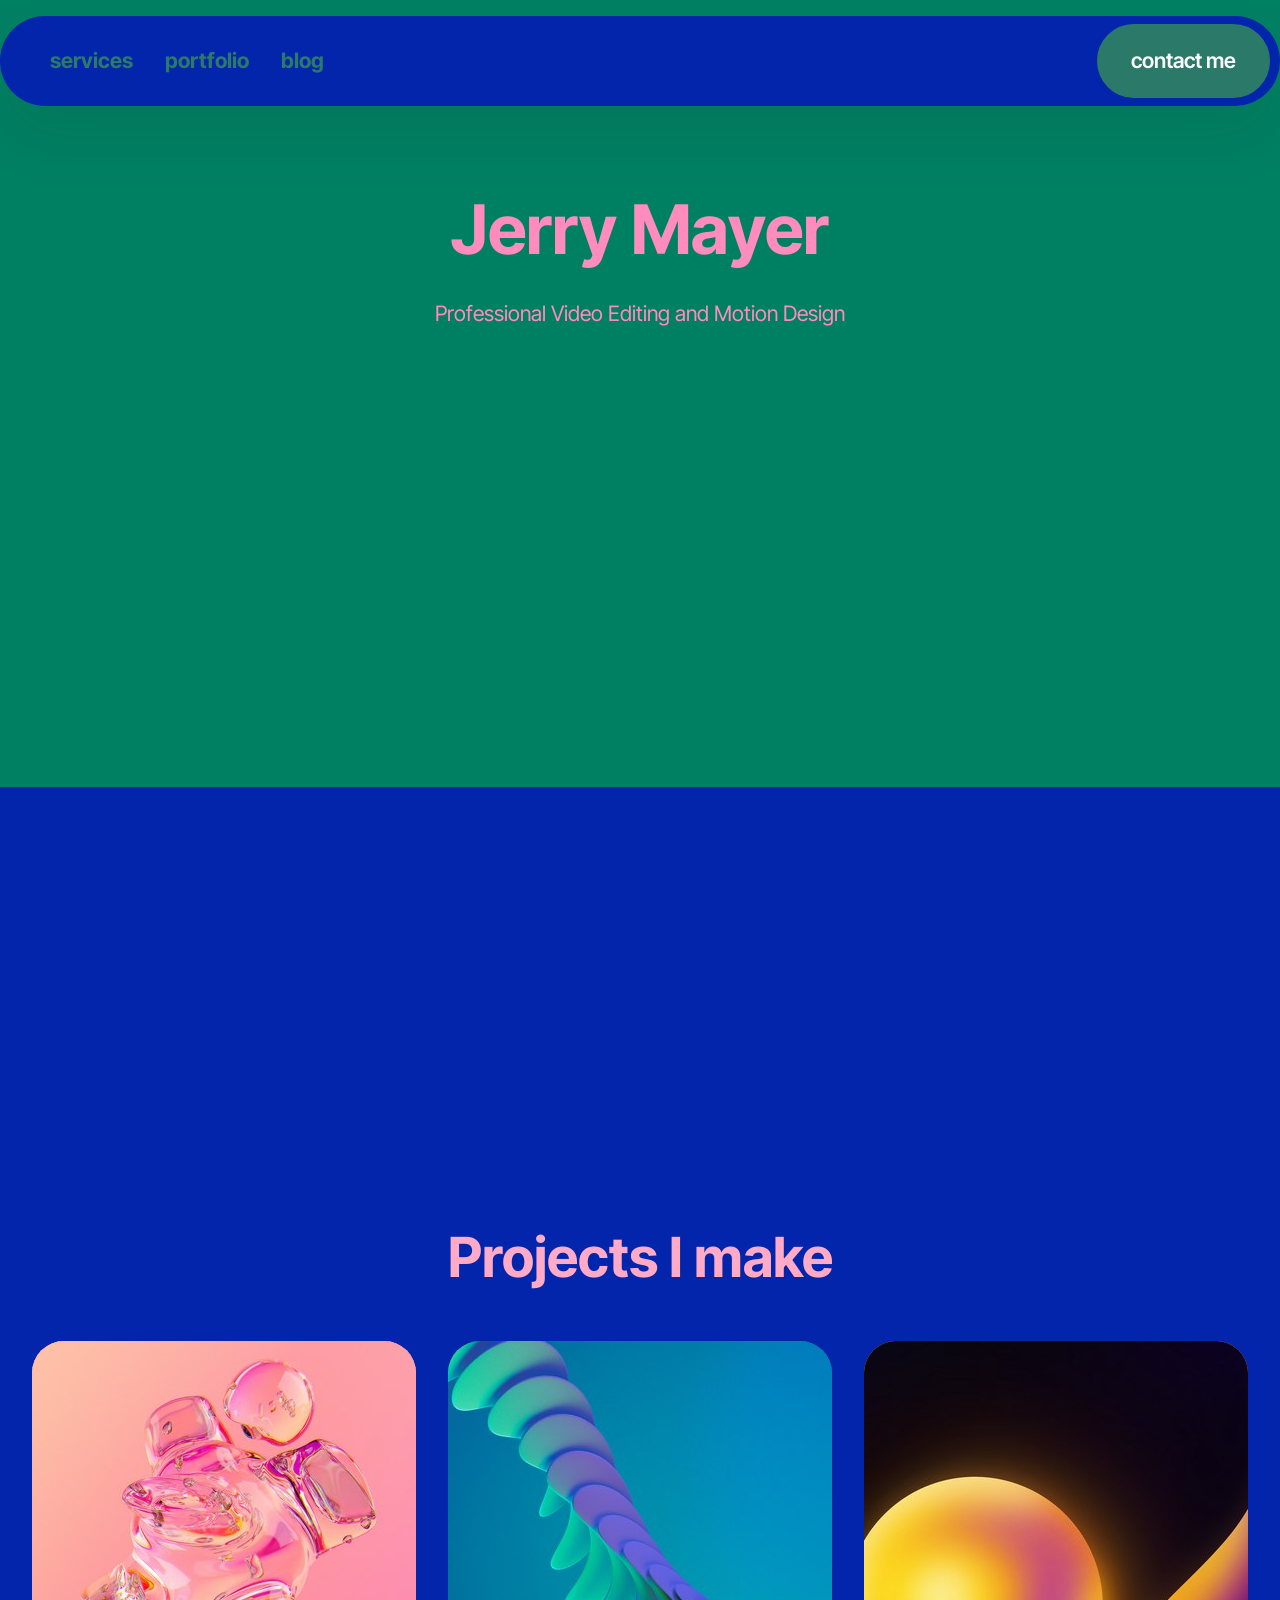
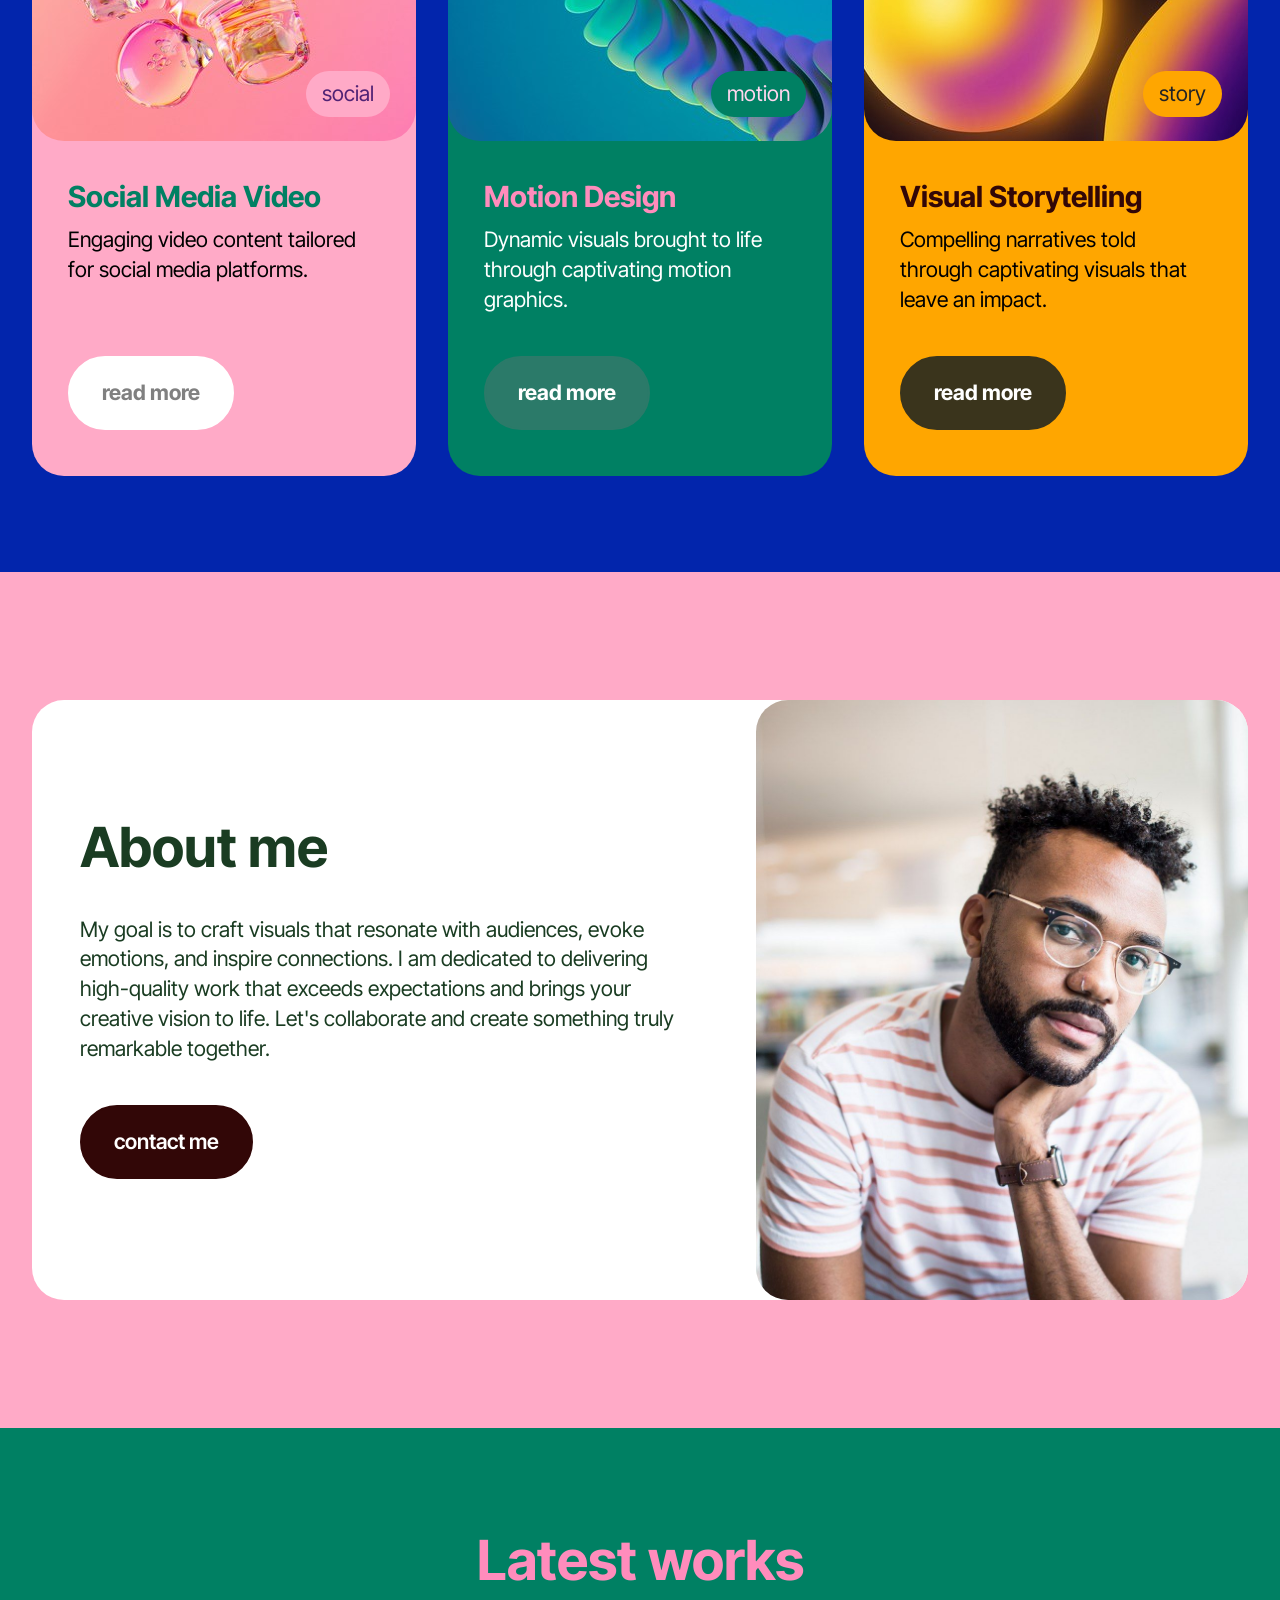
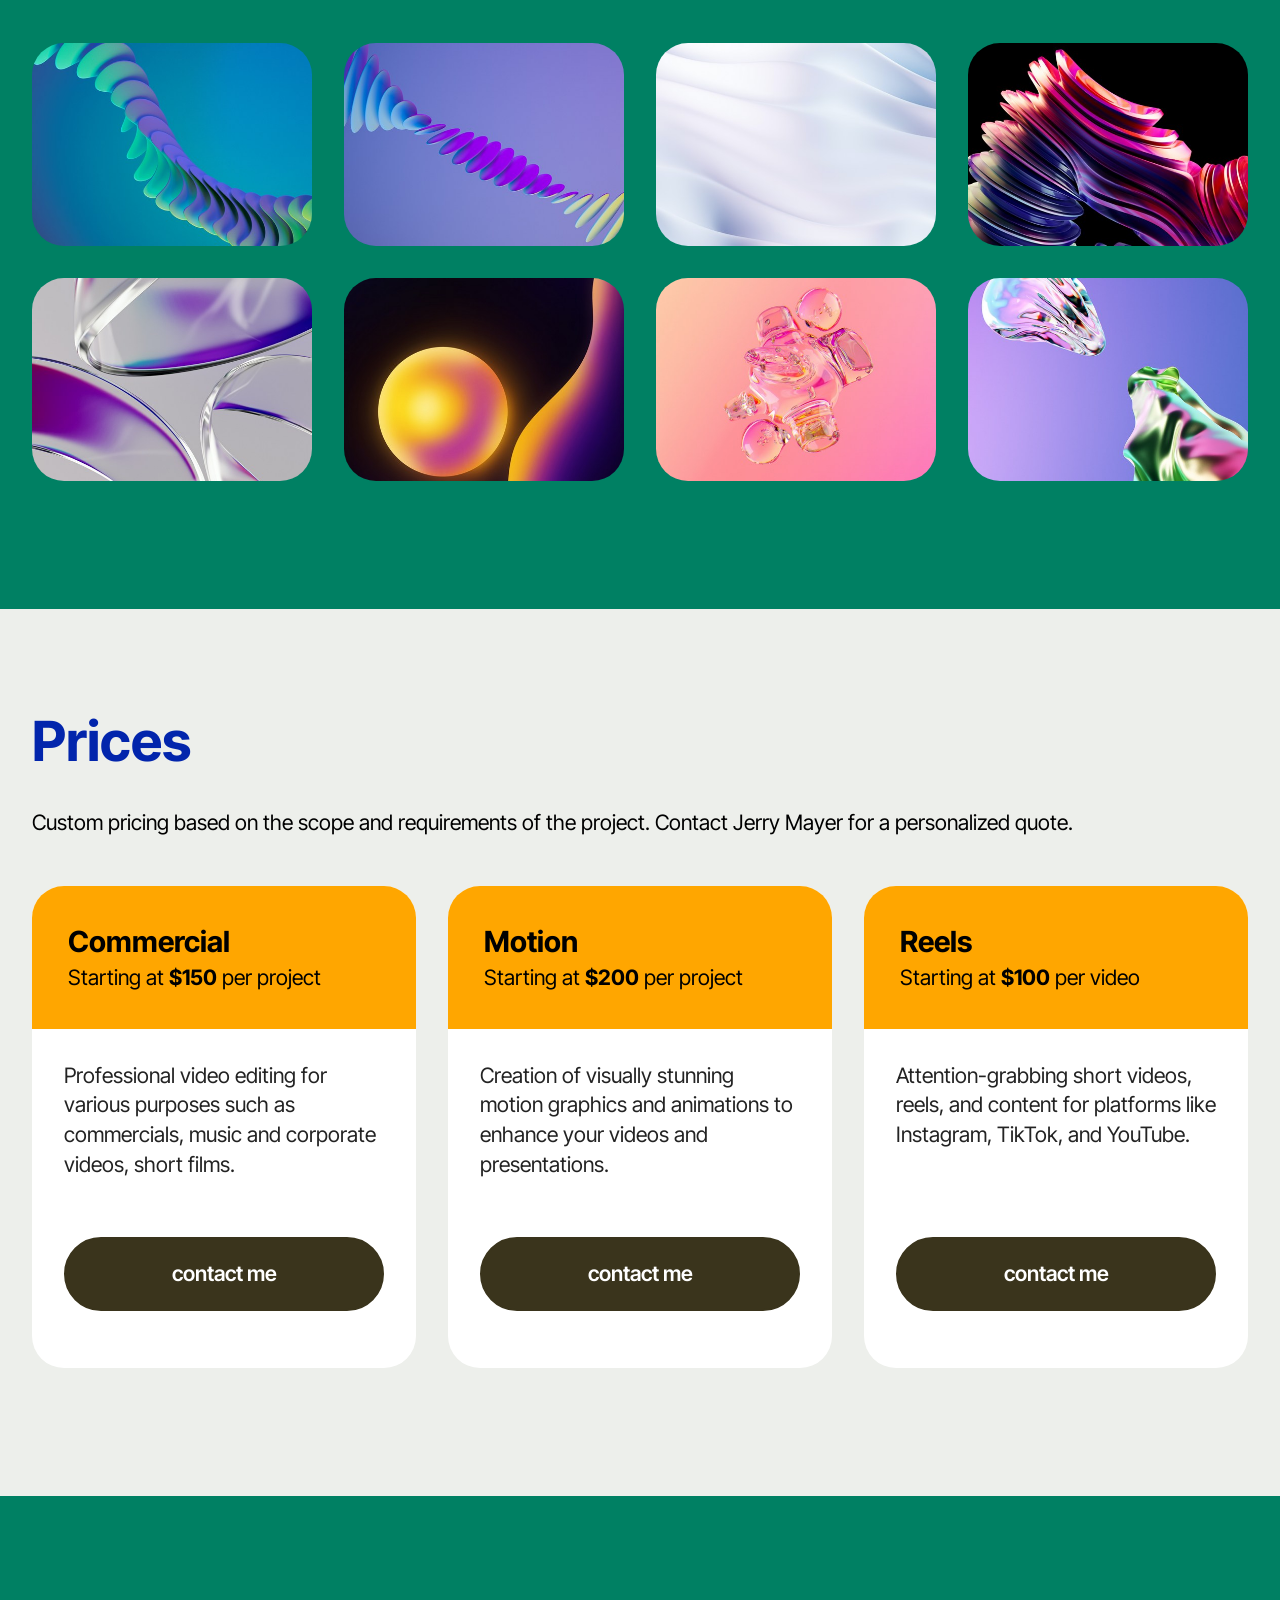
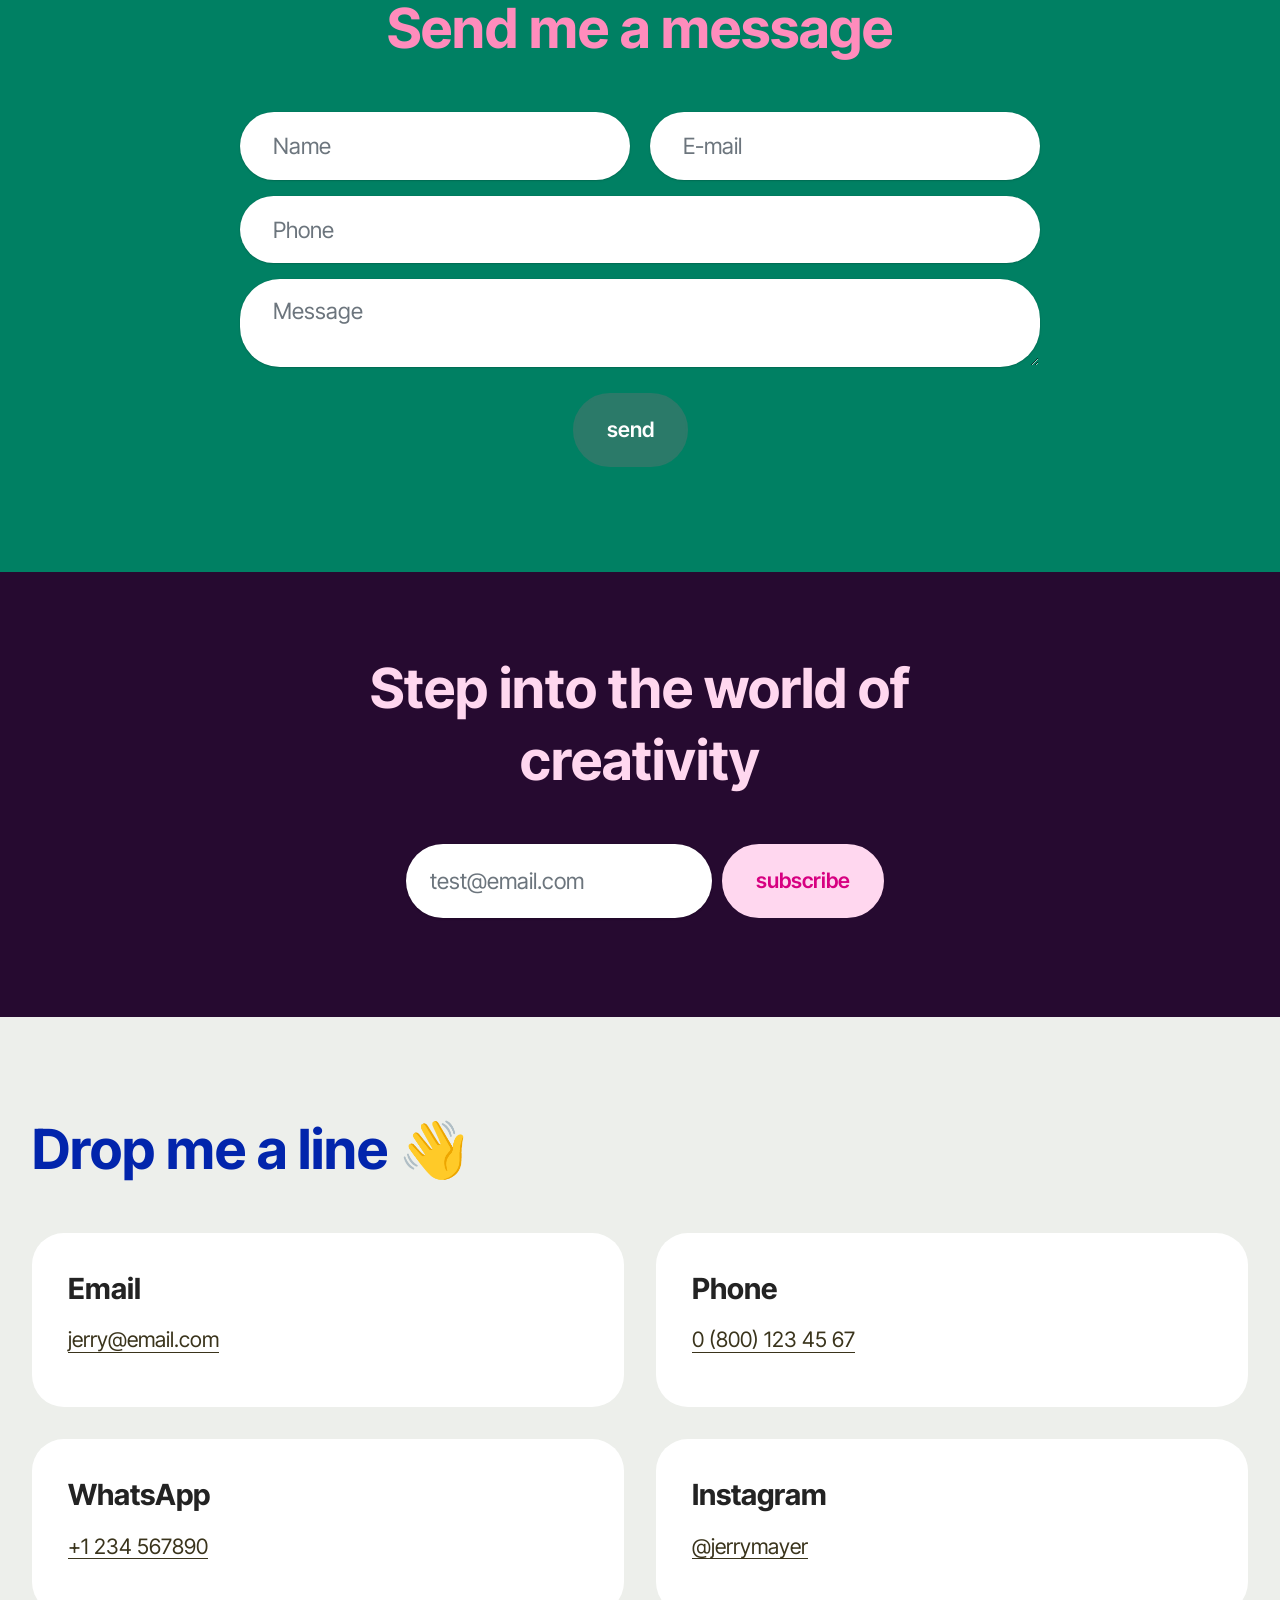
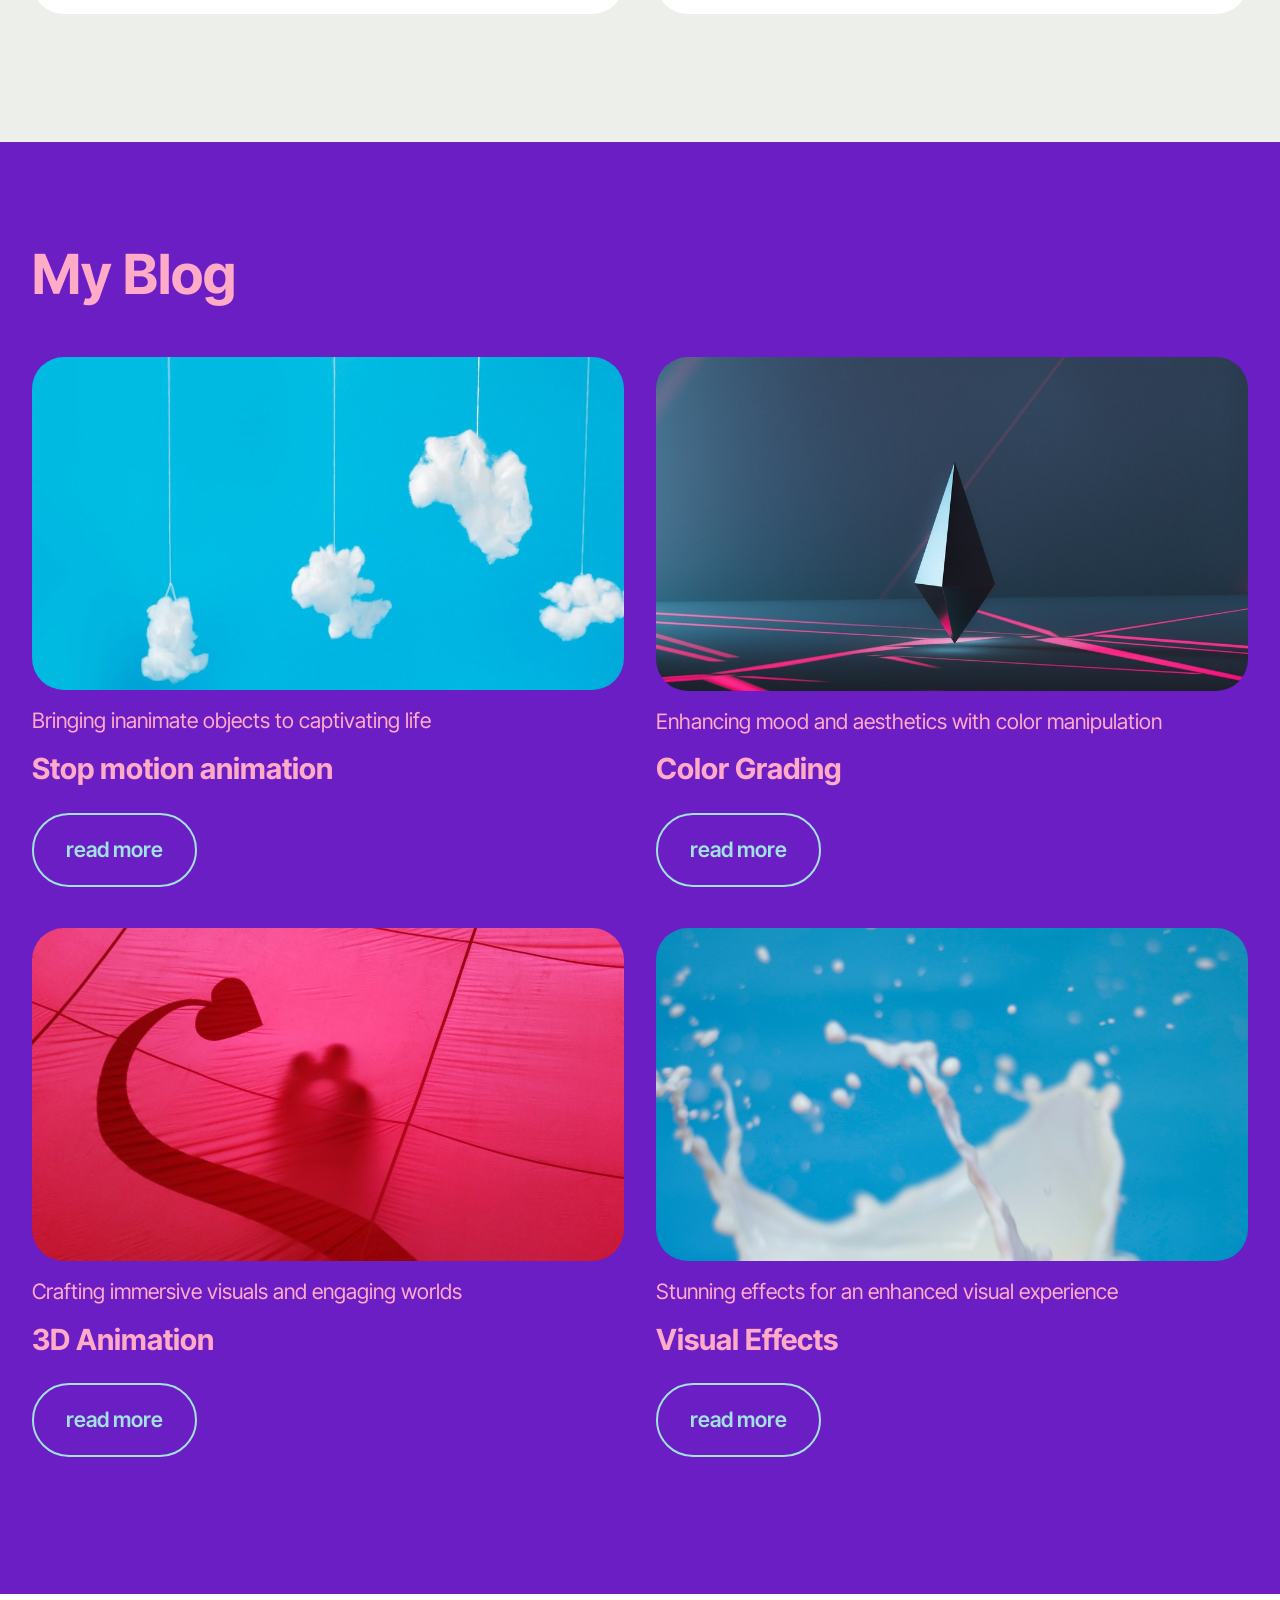
<file: page1.html>
<!DOCTYPE html>
<html  >
<head>
  <!-- Site made with Mobirise Website Builder v6.1.12, https://mobirise.com -->
  <meta charset="UTF-8">
  <meta http-equiv="X-UA-Compatible" content="IE=edge">
  <meta name="generator" content="Mobirise v6.1.12, mobirise.com">
  <meta name="viewport" content="width=device-width, initial-scale=1, minimum-scale=1">
  <link rel="shortcut icon" href="assets/images/logo.png" type="image/x-icon">
  <meta name="description" content="">
  
  
  <title>Page 1</title>
  <link rel="stylesheet" href="assets/web/assets/mobirise-icons2/mobirise2.css">
  <link rel="stylesheet" href="assets/bootstrap/css/bootstrap.min.css">
  <link rel="stylesheet" href="assets/animatecss/animate.css">
  <link rel="stylesheet" href="assets/dropdown/css/style.css">
  <link rel="stylesheet" href="assets/theme/css/style.css">
  <link rel="preload" href="https://fonts.googleapis.com/css?family=Inter+Tight:100,200,300,400,500,600,700,800,900,100i,200i,300i,400i,500i,600i,700i,800i,900i&display=swap" as="style" onload="this.onload=null;this.rel='stylesheet'">
  <noscript><link rel="stylesheet" href="https://fonts.googleapis.com/css?family=Inter+Tight:100,200,300,400,500,600,700,800,900,100i,200i,300i,400i,500i,600i,700i,800i,900i&display=swap"></noscript>
  <link rel="preload" as="style" href="assets/mobirise/css/mbr-additional.css?v=vWCPS8"><link rel="stylesheet" href="assets/mobirise/css/mbr-additional.css?v=vWCPS8" type="text/css">

  
  
  
</head>
<body>
  
  <section data-bs-version="5.1" class="menu menu3 cid-tHeG7yune1" once="menu" id="menu03-2">
	

	<nav class="navbar navbar-dropdown navbar-fixed-top navbar-expand-lg">
		<div class="container">
			<div class="navbar-brand">
				<span class="navbar-logo">
					<a href="#">
						<img src="assets/images/logo2-1.png" alt="Mobirise Website Builder" style="height: 1.6rem;">
					</a>
				</span>
				
			</div>
			<button class="navbar-toggler" type="button" data-toggle="collapse" data-bs-toggle="collapse" data-target="#navbarSupportedContent" data-bs-target="#navbarSupportedContent" aria-controls="navbarNavAltMarkup" aria-expanded="false" aria-label="Toggle navigation">
				<div class="hamburger">
					<span></span>
					<span></span>
					<span></span>
					<span></span>
				</div>
			</button>
			<div class="collapse navbar-collapse" id="navbarSupportedContent">
				<ul class="navbar-nav nav-dropdown" data-app-modern-menu="true"><li class="nav-item">
						<a class="nav-link link show text-primary display-4" href="index.html#features03-0" aria-expanded="false"><strong>services</strong></a>
					</li><li class="nav-item">
						<a class="nav-link link text-primary display-4" href="index.html#gallery01-2"><strong>portfolio</strong></a>
					</li>
					
					<li class="nav-item">
						<a class="nav-link link text-primary display-4" href="index.html#features03-6"><strong>blog</strong></a>
					</li></ul>
				
				<div class="navbar-buttons mbr-section-btn"><a class="btn btn-primary display-4" href="index.html#contacts01-5">contact me</a></div>
			</div>
		</div>
	</nav>
</section>

<section data-bs-version="5.1" class="header7 cid-tHeG8PGECK" id="header07-3">
  

  
  
  <div class="topbg"></div>
  <div class="align-center container">
    <div class="row justify-content-center">
      <div class="col-md-12 col-lg-9">
        <h1 class="mbr-section-title mbr-fonts-style mb-4 display-1"><strong>Jerry Mayer</strong></h1>
        <p class="mbr-text mbr-fonts-style mb-4 display-7">
          Professional Video Editing and Motion Design</p>
        
      </div>
    </div>

    <div class="row mt-5 justify-content-center">
      <div class="mbr-figure col-12 col-md-12"><iframe class="mbr-embedded-video" src="https://www.youtube.com/embed/rC41a8PRwlE?rel=0&amp;amp;mute=1&amp;showinfo=0&amp;autoplay=1&amp;loop=1&amp;playlist=rC41a8PRwlE" width="1280" height="720" frameborder="0" allowfullscreen></iframe></div>
    </div>
  </div>
</section>

<section data-bs-version="5.1" class="features1 cid-tIsi3HZcCy" id="features03-0">
  

  
  
  <div class="container-fluid">
    <div class="row justify-content-center mb-5">
      <div class="col-12">
        <h3 class="mbr-section-title mbr-fonts-style align-center mb-0 display-2"><strong>Projects I make</strong></h3>
        
      </div>
    </div>
    <div class="row justify-content-center">
      <div class="col-sm-6 col-md-12 mb-3 mb-lg-0 col-lg-4">
        <div class="card-wrap card1">
          <div class="image-wrap">
            <img src="assets/images/gallery7.jpg" alt="Mobirise Website Builder">
            <div class="social-row display-7">
              <div class="soc-item tag1">
                <span class="tag1 mbr-fonts-style display-7">
                  social</span>
              </div>
            </div>
          </div>
          <div class="content-wrap">
            <h5 class="mbr-card-title card-title1 mbr-fonts-style align-left mb-2 display-5"><strong>Social Media Video</strong></h5>
            
            <p class="card-text1 mbr-fonts-style align-left mb-3 display-7">
              Engaging video content tailored for social media platforms.
            </p>
            <div class="mbr-section-btn align-left content-footer"><a class="btn article-btn btn-danger display-7" href="https://mobiri.se"><strong>read more</strong></a></div>
          </div>
        </div>
      </div>

      <div class="col-sm-6 col-md-12 mb-3 mb-lg-0 col-lg-4">
        <div class="card-wrap card2">
          <div class="image-wrap">
            <img src="assets/images/gallery1.jpg" alt="Mobirise Website Builder">
            <div class="social-row display-7">
              <div class="soc-item tag2">
                <span class="tag2 mbr-fonts-style display-7">
                  motion</span>
              </div>
            </div>
          </div>
          <div class="content-wrap">
            <h5 class="mbr-card-title card-title2 mbr-fonts-style align-left mb-2 display-5"><strong>Motion Design</strong></h5>
            
            <p class="card-text2 mbr-fonts-style align-left mb-3 display-7">
              Dynamic visuals brought to life through captivating motion graphics.<br>
            </p>
            <div class="mbr-section-btn btn-section align-left content-footer"><a class="btn article-btn btn-primary display-7" href="https://mobiri.se"><strong>read more</strong></a></div>
          </div>
        </div>
      </div>
      <div class="col-sm-6 col-md-12 mb-3 mb-lg-0 col-lg-4">
        <div class="card-wrap card3">
          <div class="image-wrap">
            <img src="assets/images/gallery6.jpg" alt="Mobirise Website Builder">
            <div class="social-row display-7">
              <div class="soc-item tag3">
                <span class="tag3 mbr-fonts-style display-7">
                  story</span>
              </div>
            </div>
          </div>
          <div class="content-wrap">
            <h5 class="mbr-card-title card-title3 mbr-fonts-style align-left mb-2 display-5"><strong>Visual Storytelling</strong></h5>
            
            <p class="card-text3 mbr-fonts-style align-left mb-3 display-7">
              Compelling narratives told through captivating visuals that leave an impact.
            </p>
            <div class="mbr-section-btn btn-section align-left content-footer"><a class="btn article-btn btn-success display-7" href="https://mobiri.se"><strong>read more</strong></a></div>
          </div>
        </div>
      </div>

      
    </div>
  </div>
</section>

<section data-bs-version="5.1" class="article05 cid-tIsj2q7oBw" id="article05-1">
  

  
  

  <div class="container">
    <div class="row justify-content-center align-items-center">
      <div class="col-12">
        <div class="card-wrapper">
          <div class="row">
            <div class="col-12 col-md-12 col-lg-5 image-wrapper">
              <img class="w-100" src="assets/images/leilani-angel-k84vnnzxmtq-unsplash-cr-1.jpg" alt="Mobirise Website Builder">
            </div>
            <div class="col-12 col-lg col-md-12">
              <div class="text-wrapper align-left">
                <h1 class="mbr-section-title mbr-fonts-style mb-4 display-2"><strong>About me</strong></h1>
                <p class="mbr-text mbr-fonts-style mb-4 display-7">
                  My goal is to craft visuals that resonate with audiences, evoke emotions, and inspire connections. I am dedicated to delivering high-quality work that exceeds expectations and brings your creative vision to life. Let's collaborate and create something truly remarkable together.<br>
                </p>
                <div class="mbr-section-btn mt-3"><a class="btn btn-lg btn-info display-7" href="https://mobiri.se">contact me</a></div>
              </div>
            </div>
          </div>
        </div>
      </div>
    </div>
  </div>
</section>

<section data-bs-version="5.1" class="gallery1 mbr-gallery cid-tIsjhWS5IM" id="gallery01-2">
    

    
    

    <div class="container-fluid">
        <div class="mbr-section-head mb-5">
            <h3 class="mbr-section-title mbr-fonts-style align-center m-0 display-2"><strong>Latest works</strong></h3>
            
        </div>
        <div class="row mbr-gallery mt-4">
            <div class="col-12 col-md-6 col-lg-3 item gallery-image active">
                <div class="item-wrapper mb-3" data-toggle="modal" data-bs-toggle="modal" data-target="#vcUJm83vZY-modal" data-bs-target="#vcUJm83vZY-modal">
                    <img class="w-100" src="assets/images/gallery1.jpg" alt="Mobirise Website Builder" data-slide-to="0" data-bs-slide-to="0" data-target="#lb-vcUJm83vZY" data-bs-target="#lb-vcUJm83vZY">
                    <div class="icon-wrapper">
                        <span class="mobi-mbri mobi-mbri-search mbr-iconfont mbr-iconfont-btn"></span>
                    </div>
                </div>
                
            </div>
            <div class="col-12 col-md-6 col-lg-3 item gallery-image">
                <div class="item-wrapper mb-3" data-toggle="modal" data-bs-toggle="modal" data-target="#vcUJm83vZY-modal" data-bs-target="#vcUJm83vZY-modal">
                    <img class="w-100" src="assets/images/gallery2.jpg" alt="Mobirise Website Builder" data-slide-to="1" data-bs-slide-to="1" data-target="#lb-vcUJm83vZY" data-bs-target="#lb-vcUJm83vZY">
                    <div class="icon-wrapper">
                        <span class="mobi-mbri mobi-mbri-search mbr-iconfont mbr-iconfont-btn"></span>
                    </div>
                </div>
                
            </div>
            <div class="col-12 col-md-6 col-lg-3 item gallery-image">
                <div class="item-wrapper mb-3" data-toggle="modal" data-bs-toggle="modal" data-target="#vcUJm83vZY-modal" data-bs-target="#vcUJm83vZY-modal">
                    <img class="w-100" src="assets/images/gallery3.jpg" alt="Mobirise Website Builder" data-slide-to="2" data-bs-slide-to="2" data-target="#lb-vcUJm83vZY" data-bs-target="#lb-vcUJm83vZY">
                    <div class="icon-wrapper">
                        <span class="mobi-mbri mobi-mbri-search mbr-iconfont mbr-iconfont-btn"></span>
                    </div>
                </div>
                
            </div>
            <div class="col-12 col-md-6 col-lg-3 item gallery-image">
                <div class="item-wrapper mb-3" data-toggle="modal" data-bs-toggle="modal" data-target="#vcUJm83vZY-modal" data-bs-target="#vcUJm83vZY-modal">
                    <img class="w-100" src="assets/images/gallery4.jpg" alt="Mobirise Website Builder" data-slide-to="3" data-bs-slide-to="3" data-target="#lb-vcUJm83vZY" data-bs-target="#lb-vcUJm83vZY">
                    <div class="icon-wrapper">
                        <span class="mobi-mbri mobi-mbri-search mbr-iconfont mbr-iconfont-btn"></span>
                    </div>
                </div>
                
            </div>
            <div class="col-12 col-md-6 col-lg-3 item gallery-image">
                <div class="item-wrapper mb-3" data-toggle="modal" data-bs-toggle="modal" data-target="#vcUJm83vZY-modal" data-bs-target="#vcUJm83vZY-modal">
                    <img class="w-100" src="assets/images/gallery5.jpg" alt="Mobirise Website Builder" data-slide-to="4" data-bs-slide-to="4" data-target="#lb-vcUJm83vZY" data-bs-target="#lb-vcUJm83vZY">
                    <div class="icon-wrapper">
                        <span class="mobi-mbri mobi-mbri-search mbr-iconfont mbr-iconfont-btn"></span>
                    </div>
                </div>
                
            </div>
            <div class="col-12 col-md-6 col-lg-3 item gallery-image">
                <div class="item-wrapper mb-3" data-toggle="modal" data-bs-toggle="modal" data-target="#vcUJm83vZY-modal" data-bs-target="#vcUJm83vZY-modal">
                    <img class="w-100" src="assets/images/gallery6.jpg" alt="Mobirise Website Builder" data-slide-to="5" data-bs-slide-to="5" data-target="#lb-vcUJm83vZY" data-bs-target="#lb-vcUJm83vZY">
                    <div class="icon-wrapper">
                        <span class="mobi-mbri mobi-mbri-search mbr-iconfont mbr-iconfont-btn"></span>
                    </div>
                </div>
                
            </div>
            <div class="col-12 col-md-6 col-lg-3 item gallery-image">
                <div class="item-wrapper mb-3" data-toggle="modal" data-bs-toggle="modal" data-target="#vcUJm83vZY-modal" data-bs-target="#vcUJm83vZY-modal">
                    <img class="w-100" src="assets/images/gallery7.jpg" alt="Mobirise Website Builder" data-slide-to="6" data-bs-slide-to="6" data-target="#lb-vcUJm83vZY" data-bs-target="#lb-vcUJm83vZY">
                    <div class="icon-wrapper">
                        <span class="mobi-mbri mobi-mbri-search mbr-iconfont mbr-iconfont-btn"></span>
                    </div>
                </div>
                
            </div><div class="col-12 col-md-6 col-lg-3 item gallery-image">
                <div class="item-wrapper mb-3" data-toggle="modal" data-bs-toggle="modal" data-target="#vcUJm83vZY-modal" data-bs-target="#vcUJm83vZY-modal">
                    <img class="w-100" src="assets/images/gallery8.jpg" alt="Mobirise Website Builder" data-slide-to="7" data-bs-slide-to="7" data-target="#lb-vcUJm83vZY" data-bs-target="#lb-vcUJm83vZY">
                    <div class="icon-wrapper">
                        <span class="mobi-mbri mobi-mbri-search mbr-iconfont mbr-iconfont-btn"></span>
                    </div>
                </div>
                
            </div>
            
        </div>

        <div class="modal mbr-slider" tabindex="-1" role="dialog" aria-hidden="true" id="vcUJm83vZY-modal">
            <div class="modal-dialog" role="document">
                <div class="modal-content">
                    <div class="modal-body">
                        <div class="carousel slide" id="lb-vcUJm83vZY" data-ride="carousel" data-bs-ride="carousel" data-interval="3000" data-bs-interval="3000">
                            <div class="carousel-inner">
                                <div class="carousel-item active">
                                    <img class="d-block w-100" src="assets/images/gallery1.jpg" alt="Mobirise Website Builder">
                                </div>
                                <div class="carousel-item">
                                    <img class="d-block w-100" src="assets/images/gallery2.jpg" alt="Mobirise Website Builder">
                                </div>
                                <div class="carousel-item">
                                    <img class="d-block w-100" src="assets/images/gallery3.jpg" alt="Mobirise Website Builder">
                                </div>
                                <div class="carousel-item">
                                    <img class="d-block w-100" src="assets/images/gallery4.jpg" alt="Mobirise Website Builder">
                                </div>
                                <div class="carousel-item">
                                    <img class="d-block w-100" src="assets/images/gallery5.jpg" alt="Mobirise Website Builder">
                                </div>
                                <div class="carousel-item">
                                    <img class="d-block w-100" src="assets/images/gallery6.jpg" alt="Mobirise Website Builder">
                                </div>
                                <div class="carousel-item">
                                    <img class="d-block w-100" src="assets/images/gallery7.jpg" alt="Mobirise Website Builder">
                                </div><div class="carousel-item">
                                    <img class="d-block w-100" src="assets/images/gallery8.jpg" alt="Mobirise Website Builder">
                                </div>
                                
                            </div>
                            <ol class="carousel-indicators">
                                <li data-slide-to="0" data-bs-slide-to="0" class="active" data-target="#lb-vcUJm83vZY" data-bs-target="#lb-vcUJm83vZY"></li>
                                <li data-slide-to="1" data-bs-slide-to="1" data-target="#lb-vcUJm83vZY" data-bs-target="#lb-vcUJm83vZY"></li>
                                <li data-slide-to="2" data-bs-slide-to="2" data-target="#lb-vcUJm83vZY" data-bs-target="#lb-vcUJm83vZY"></li>
                                <li data-slide-to="3" data-bs-slide-to="3" data-target="#lb-vcUJm83vZY" data-bs-target="#lb-vcUJm83vZY"></li>
                                <li data-slide-to="4" data-bs-slide-to="4" data-target="#lb-vcUJm83vZY" data-bs-target="#lb-vcUJm83vZY"></li>
                                <li data-slide-to="5" data-bs-slide-to="5" data-target="#lb-vcUJm83vZY" data-bs-target="#lb-vcUJm83vZY"></li>
                                <li data-slide-to="6" data-bs-slide-to="6" data-target="#lb-vcUJm83vZY" data-bs-target="#lb-vcUJm83vZY"></li>
                                <li data-slide-to="7" data-bs-slide-to="7" data-target="#lb-vcUJm83vZY" data-bs-target="#lb-vcUJm83vZY"></li>
                            </ol>
                            <a role="button" href="" class="close" data-dismiss="modal" data-bs-dismiss="modal" aria-label="Close">
                            </a>
                            <a class="carousel-control-prev carousel-control" role="button" data-slide="prev" data-bs-slide="prev" href="#lb-vcUJm83vZY">
                                <span class="mobi-mbri mobi-mbri-arrow-prev" aria-hidden="true"></span>
                                <span class="sr-only visually-hidden">Previous</span>
                            </a>
                            <a class="carousel-control-next carousel-control" role="button" data-slide="next" data-bs-slide="next" href="#lb-vcUJm83vZY">
                                <span class="mobi-mbri mobi-mbri-arrow-next" aria-hidden="true"></span>
                                <span class="sr-only visually-hidden">Next</span>
                            </a>
                        </div>
                    </div>
                </div>
            </div>
        </div>
    </div>
</section>

<section data-bs-version="5.1" class="pricing1 cid-tIsjMsRA0K" id="pricing01-3">
  
  
  <div class="container">
    <div class="mbr-section-head mb-5">
      <h4 class="mbr-section-title mbr-fonts-style align-left mb-0 display-2">
        <strong>Prices</strong>
      </h4>
      <h5 class="mbr-section-subtitle mbr-fonts-style align-left mt-4 mb-0 display-7">Custom pricing based on the scope and requirements of the project. Contact Jerry Mayer for a personalized quote.</h5>
    </div>
    <div class="row mt-4"> 
      <div class="item features-without-image col-12 col-md-6 col-lg-4 item-mb">
        <div class="item-wrapper">
          <div class="item-head">
            <h5 class="item-title mbr-fonts-style mb-0 display-5">
              <strong>Commercial</strong>
            </h5>
            <h6 class="item-subtitle mbr-fonts-style mt-0 mb-0 display-7">Starting at <strong>$150</strong> per project</h6>
          </div>
          <div class="item-content">
            <p class="mbr-text mbr-fonts-style display-7">
              Professional video editing for various purposes such as commercials, music and corporate videos, short films.
            </p>
          </div>
          <div class="mbr-section-btn item-footer"><a href="index.html#contacts01-5" class="btn item-btn btn-success display-7">contact me</a></div>
        </div>
      </div>

      <div class="item features-without-image col-12 col-md-6 col-lg-4 item-mb">
        <div class="item-wrapper">
          <div class="item-head">
            <h5 class="item-title mbr-fonts-style mb-0 display-5">
              <strong>Motion</strong>
            </h5>
            <h6 class="item-subtitle mbr-fonts-style mt-0 mb-0 display-7">Starting at <strong>$200</strong> per project</h6>
          </div>
          <div class="item-content">
            <p class="mbr-text mbr-fonts-style display-7">
              Creation of visually stunning motion graphics and animations to enhance your videos and presentations.
            </p>
          </div>
          <div class="mbr-section-btn item-footer"><a href="index.html#contacts01-5" class="btn item-btn btn-success display-7">contact me</a></div>
        </div>
      </div>

      <div class="item features-without-image col-12 col-md-6 col-lg-4 item-mb">
        <div class="item-wrapper">
          <div class="item-head">
            <h5 class="item-title mbr-fonts-style mb-0 display-5">
              <strong>Reels</strong>
            </h5>
            <h6 class="item-subtitle mbr-fonts-style mt-0 mb-0 display-7">Starting at <strong>$100</strong> per video</h6>
          </div>
          <div class="item-content">
            <p class="mbr-text mbr-fonts-style display-7">
              Attention-grabbing short videos, reels, and content for platforms like Instagram, TikTok, and YouTube.
            </p>
          </div>
          <div class="mbr-section-btn item-footer"><a href="index.html#contacts01-5" class="btn item-btn btn-success display-7">contact me</a></div>
        </div>
      </div>
      
    </div>
  </div>
</section>

<section data-bs-version="5.1" class="form5 cid-tIskrx6sZd" id="form02-4">
    
    
    <div class="container">
        <div class="mbr-section-head mb-5">
            <h3 class="mbr-section-title mbr-fonts-style align-center mb-0 display-2"><strong>Send me a message</strong></h3>
            
        </div>
        <div class="row justify-content-center mt-4">
            <div class="col-lg-8 mx-auto mbr-form" data-form-type="formoid">
                <form action="https://mobirise.eu/" method="POST" class="mbr-form form-with-styler" data-form-title="Form Name"><input type="hidden" name="email" data-form-email="true" value="SgK7UmYudjbqIGcM78gMihxkDzLX6b27eDfUzEWAhTDA2IScc78ruKJ+25S9hsMRfwhmIB0mfaJEphBz3rjJs9Afjrm7l89DTeurQx5BCxbnSvdyJQHkS5fJ57xr2Fjb">
                    <div class="row">
                        <div hidden="hidden" data-form-alert="" class="alert alert-success col-12">Thanks for filling out the form!</div>
                        <div hidden="hidden" data-form-alert-danger="" class="alert alert-danger col-12">
                            Oops...! some problem!
                        </div>
                    </div>
                    <div class="dragArea row">
                        <div class="col-md col-sm-12 form-group mb-3" data-for="name">
                            <input type="text" name="name" placeholder="Name" data-form-field="name" class="form-control" value="" id="name-form02-4">
                        </div>
                        <div class="col-md col-sm-12 form-group mb-3" data-for="email">
                            <input type="email" name="email" placeholder="E-mail" data-form-field="email" class="form-control" value="" id="email-form02-4">
                        </div>
                        <div class="col-12 form-group mb-3" data-for="phone">
                            <input type="tel" name="phone" placeholder="Phone" data-form-field="phone" class="form-control" value="" id="phone-form02-4">
                        </div>
                        <div class="col-12 form-group mb-3" data-for="textarea">
                            <textarea name="textarea" placeholder="Message" data-form-field="textarea" class="form-control" id="textarea-form02-4"></textarea>
                        </div>
                        <div class="col-lg-12 col-md-12 col-sm-12 align-center mbr-section-btn"><button type="submit" class="btn btn-primary display-7">send</button></div>
                    </div>
                </form>
            </div>
        </div>
    </div>
</section>

<section data-bs-version="5.1" class="form1 cid-tIsokmLLOC" id="form01-7">
	

	

	<div class="container">
		<div class="row content-wrapper justify-content-center">
			<div class="col-lg-7 mbr-form">
				<div class="col-lg-12 col-md-12 col-sm-12">
					<h5 class="mbr-section-title mbr-fonts-style mb-5 display-2">
						<strong>Step into the world of creativity</strong>
					</h5>
				</div>

				<div class="text-wrapper align-left" data-form-type="formoid">
					<!--Formbuilder Form-->
					<form action="https://mobirise.eu/" method="POST" class="mbr-form form-with-styler" data-form-title="Form Name"><input type="hidden" name="email" data-form-email="true" value="ASROT+0YpI4aaji6rhvhPISZn8TaswfXhw1rS2gF1cX5NdtyYv9rLhnCbET9xIgSa+ijkMVUwaOL0ykgFE58OHBm076DrmlXqHeIYEm1XNcl83gjsvjY+KVg621kwOWY">
						<div class="row">
							<div hidden="hidden" data-form-alert="" class="alert alert-success col-12">Thanks for filling out the form!</div>
							<div hidden="hidden" data-form-alert-danger="" class="alert alert-danger col-12">
								Oops...! some problem!
							</div>
						</div>
						<div class="dragArea row">
							<div data-for="email" class="col-lg-6 col-md-6 col-sm-12 form-group">
								<input type="email" name="email" placeholder="test@email.com" data-form-field="email" class="form-control display-7" value="" id="email-form01-7">
							</div>
							<div class="col-auto mbr-section-btn"><button type="submit" class="w-100 w-100 w-100 w-100 w-100 w-100 btn btn-secondary display-7">subscribe</button></div>
						</div>
					</form>
					<!--Formbuilder Form-->
				</div>
			</div>
		</div>
	</div>
</section>

<section data-bs-version="5.1" class="contacts01 cid-tIsl0U2P9c" id="contacts01-5">
    

    
    
    <div class="container">
        <div class="mbr-section-head mb-5">
            <h3 class="mbr-section-title mbr-fonts-style align-center mb-0 display-2"><strong>Drop me a line 👋</strong></h3>
            
        </div>
        <div class="row">
            <div class="item features-without-image col-12 col-md-6 active">
                <div class="item-wrapper">
                    <div class="text-wrapper">
                        <h6 class="card-title mbr-fonts-style mb-3 display-5">
                            <strong>Email</strong>
                        </h6>
                        <p class="mbr-text mbr-fonts-style display-7">
                            <a href="mailto:jerry@email.com" class="text-success text-primary">jerry@email.com</a>
                        </p>
                    </div>
                </div>
            </div><div class="item features-without-image col-12 col-md-6">
                <div class="item-wrapper">
                    <div class="text-wrapper">
                        <h6 class="card-title mbr-fonts-style mb-3 display-5">
                            <strong>Phone</strong>
                        </h6>
                        <p class="mbr-text mbr-fonts-style display-7">
                            <a href="tel:0(800)1234567" class="text-success text-primary">0 (800) 123 45 67</a>
                        </p>
                    </div>
                </div>
            </div>
            
            <div class="item features-without-image col-12 col-md-6">
                <div class="item-wrapper">
                    <div class="text-wrapper">
                        <h6 class="card-title mbr-fonts-style mb-3 display-5"><strong>WhatsApp</strong></h6>
                        <p class="mbr-text mbr-fonts-style display-7">
                            <a href="https://wa.me/1234567890" class="text-success">+1 234 567890</a>
                        </p>
                    </div>
                </div>
            </div>
            <div class="item features-without-image col-12 col-md-6">
                <div class="item-wrapper">
                    <div class="text-wrapper">
                        <h6 class="card-title mbr-fonts-style mb-3 display-5">
                            <strong>Instagram</strong></h6>
                        <p class="mbr-text mbr-fonts-style display-7"><a href="https://www.instagram.com/jerrymayer/" class="text-success">@jerrymayer</a></p>
                    </div>
                </div>
            </div>
        </div>
    </div>
</section>

<section data-bs-version="5.1" class="features03 cid-tIsljcLokI" id="features03-6">
	
	
	<div class="container-fluid">
		<div class="mbr-section-head mb-5">
			<h4 class="mbr-section-title mbr-fonts-style align-center mb-0 display-2"><strong>My Blog</strong></h4>
			
		</div>
		<div class="row">
			<div class="item features-image col-12 col-md-6 col-lg-6 active">
				<div class="item-wrapper">
					<div class="item-img mb-3">
						<img src="assets/images/mae-mu-xtrl02zuzxe-unsplash.jpg" alt="Mobirise Website Builder" title="">
					</div>
					<div class="item-content align-left">
						<h5 class="item-title mbr-fonts-style mt-0 mb-3 display-7">Bringing inanimate objects to captivating life</h5>
						<h6 class="item-subtitle mbr-fonts-style mb-3 display-5"><strong>Stop motion animation</strong></h6>
						
						<div class="mbr-section-btn item-footer"><a href="" class="btn item-btn btn-warning-outline display-7">read more</a></div>
					</div>
				</div>
			</div>
			<div class="item features-image col-12 col-md-6 col-lg-6">
				<div class="item-wrapper">
					<div class="item-img mb-3">
						<img src="assets/images/milad-fakurian-wnshbf-btbo-unsplash.jpg" alt="Mobirise Website Builder" title="" data-slide-to="1" data-bs-slide-to="1">
					</div>
					<div class="item-content align-left">
						<h5 class="item-title mbr-fonts-style mb-3 mt-0 display-7">Enhancing mood and aesthetics with color manipulation</h5>
						<h6 class="item-subtitle mbr-fonts-style mb-3 display-5"><strong>Color Grading</strong></h6>
						
						<div class="mbr-section-btn item-footer"><a href="" class="btn item-btn btn-warning-outline display-7">read more</a></div>
					</div>
				</div>
			</div>
			<div class="item features-image col-12 col-md-6 col-lg-6">
				<div class="item-wrapper">
					<div class="item-img mb-3">
						<img src="assets/images/kevin-cloney-2zak5fp-p3o-unsplash.jpg" alt="Mobirise Website Builder" title="" data-slide-to="2" data-bs-slide-to="2">
					</div>
					<div class="item-content align-left">
						<h5 class="item-title mbr-fonts-style mb-3 mt-0 display-7">Crafting immersive visuals and engaging worlds</h5>
						<h6 class="item-subtitle mbr-fonts-style mt-0 mb-3 display-5"><strong>3D Animation</strong></h6>
						
						<div class="mbr-section-btn item-footer"><a href="" class="btn item-btn btn-warning-outline display-7">read more</a></div>
					</div>
				</div>
			</div>
			<div class="item features-image col-12 col-md-6 col-lg-6">
				<div class="item-wrapper">
					<div class="item-img mb-3">
						<img src="assets/images/daniela-diaz-u0lqnabx2he-unsplash.jpg" alt="Mobirise Website Builder" title="" data-slide-to="3" data-bs-slide-to="3">
					</div>
					<div class="item-content align-left">
						<h5 class="item-title mbr-fonts-style mb-3 mt-0 display-7">Stunning effects for an enhanced visual experience</h5>
						<h6 class="item-subtitle mbr-fonts-style mt-0 mb-3 display-5"><strong>Visual Effects</strong></h6>
						
						<div class="mbr-section-btn item-footer"><a href="" class="btn item-btn btn-warning-outline display-7">read more</a></div>
					</div>
				</div>
			</div>
		</div>
	</div>
</section><section class="display-7" style="padding: 0;align-items: center;justify-content: center;flex-wrap: wrap;    align-content: center;display: flex;position: relative;height: 4rem;"><a href="https://mobiri.se/4546684" style="flex: 1 1;height: 4rem;position: absolute;width: 100%;z-index: 1;"><img alt="" style="height: 4rem;" src="[data-uri]"></a><p style="margin: 0;text-align: center;" class="display-7">&#8204;</p><a style="z-index:1" href="https://mobirise.com/offline-website-builder.html">Offline Website Builder</a></section><script src="assets/bootstrap/js/bootstrap.bundle.min.js"></script>  <script src="assets/smoothscroll/smooth-scroll.js"></script>  <script src="assets/ytplayer/index.js"></script>  <script src="assets/dropdown/js/navbar-dropdown.js"></script>  <script src="assets/theme/js/script.js"></script>  <script src="assets/formoid/formoid.min.js"></script>  
  
  
  <input name="animation" type="hidden">
  </body>
</html>
</file>
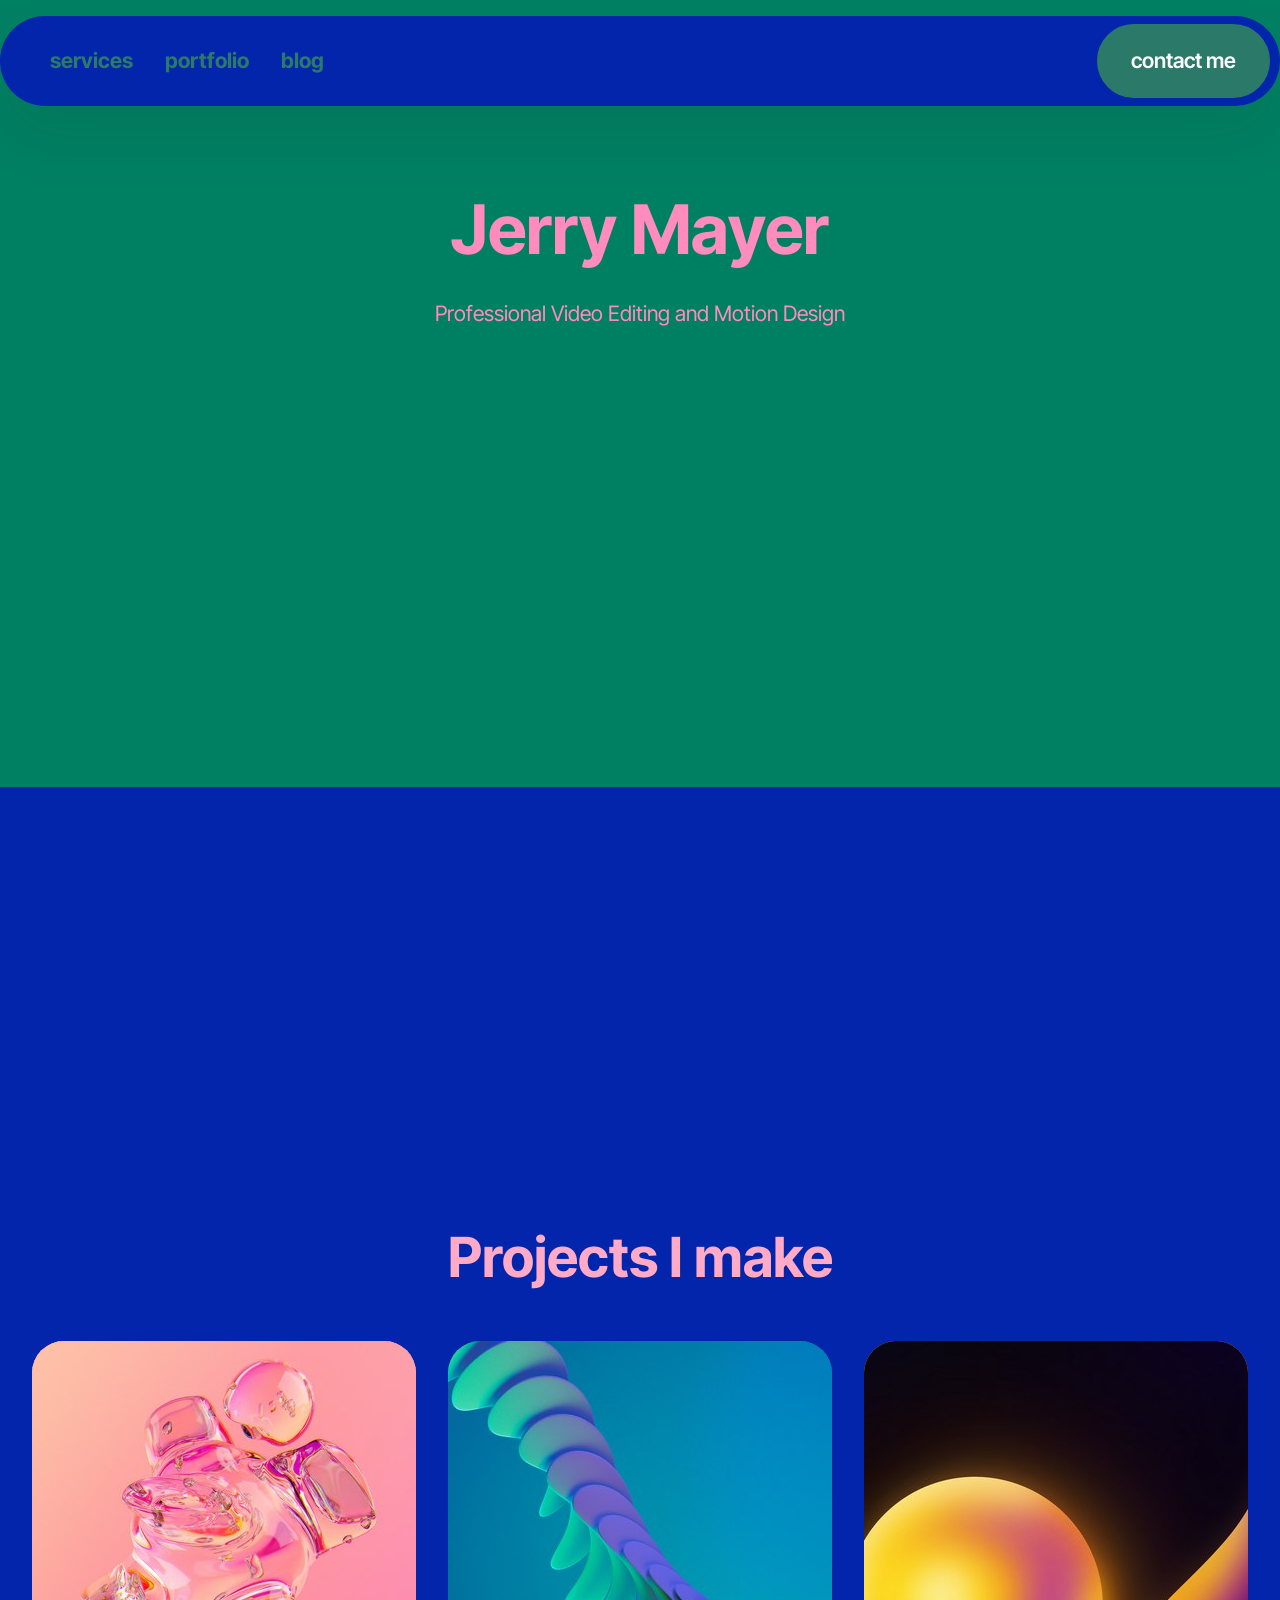
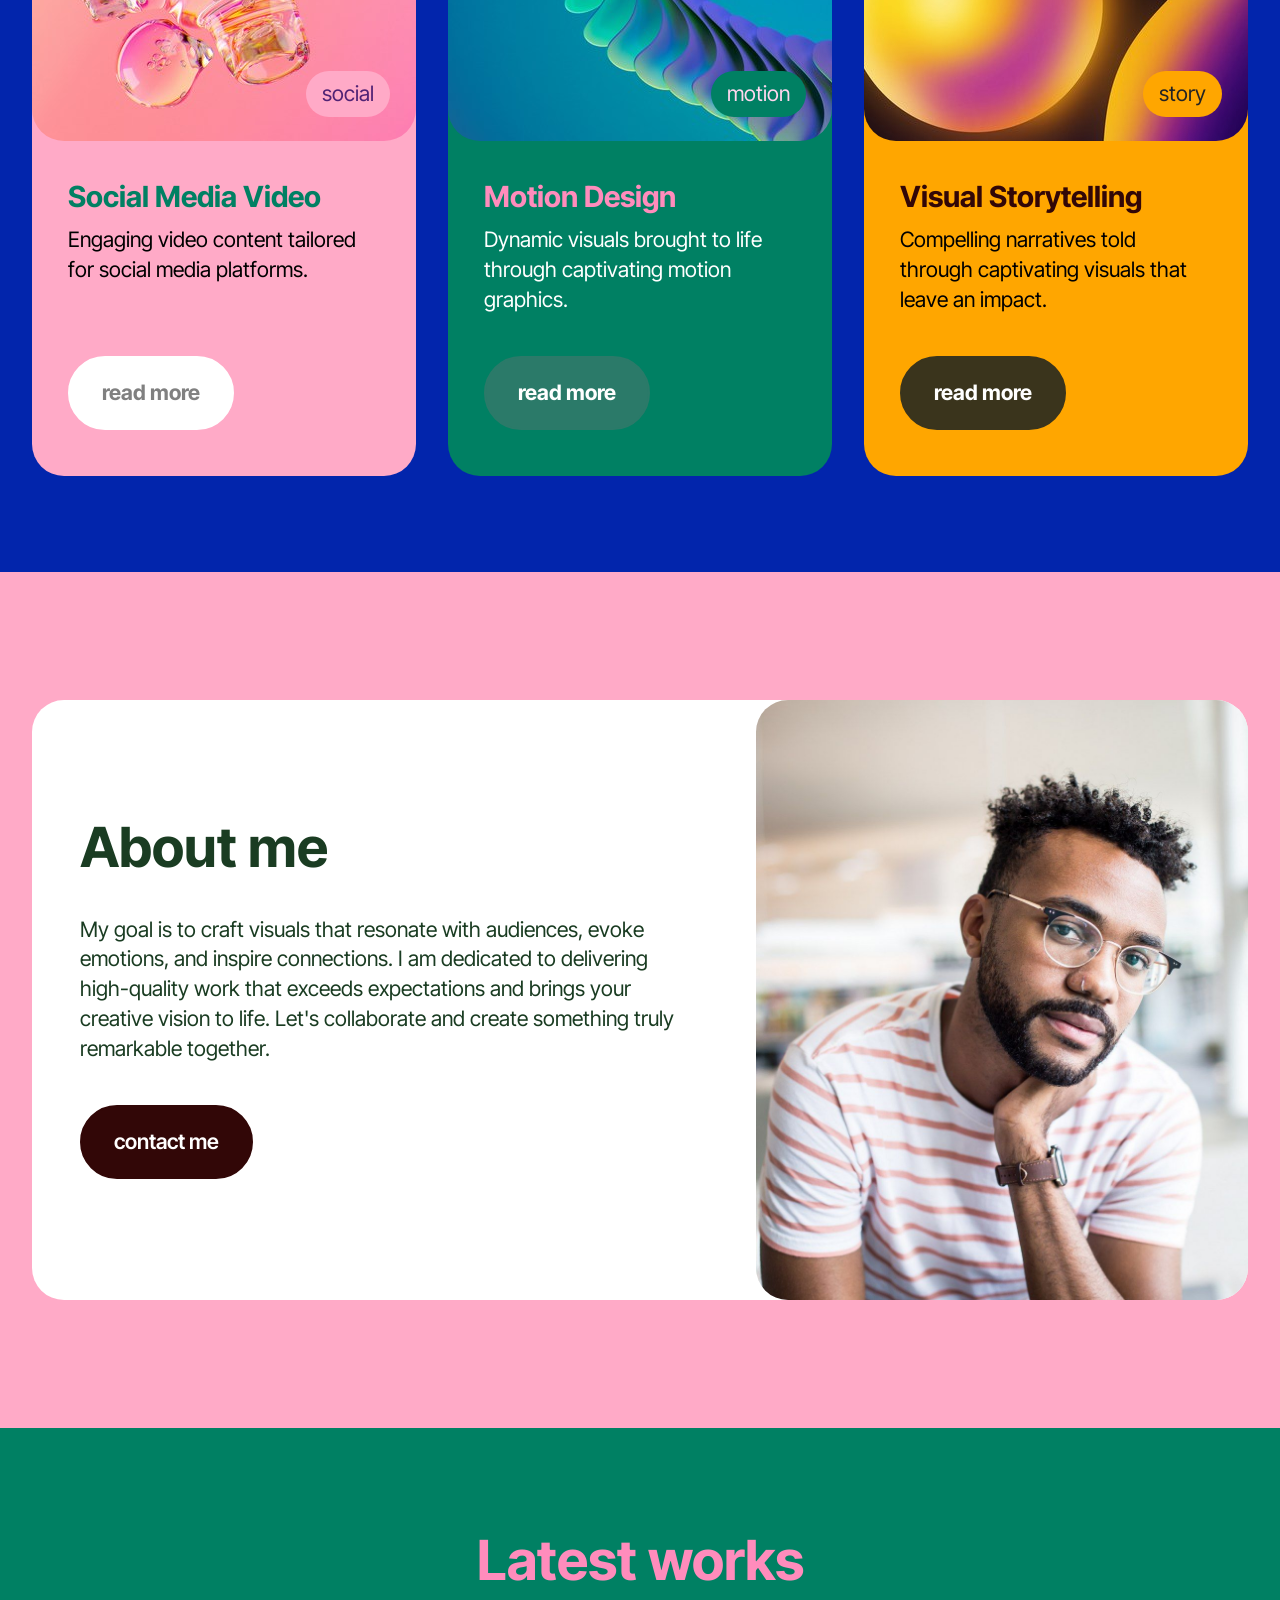
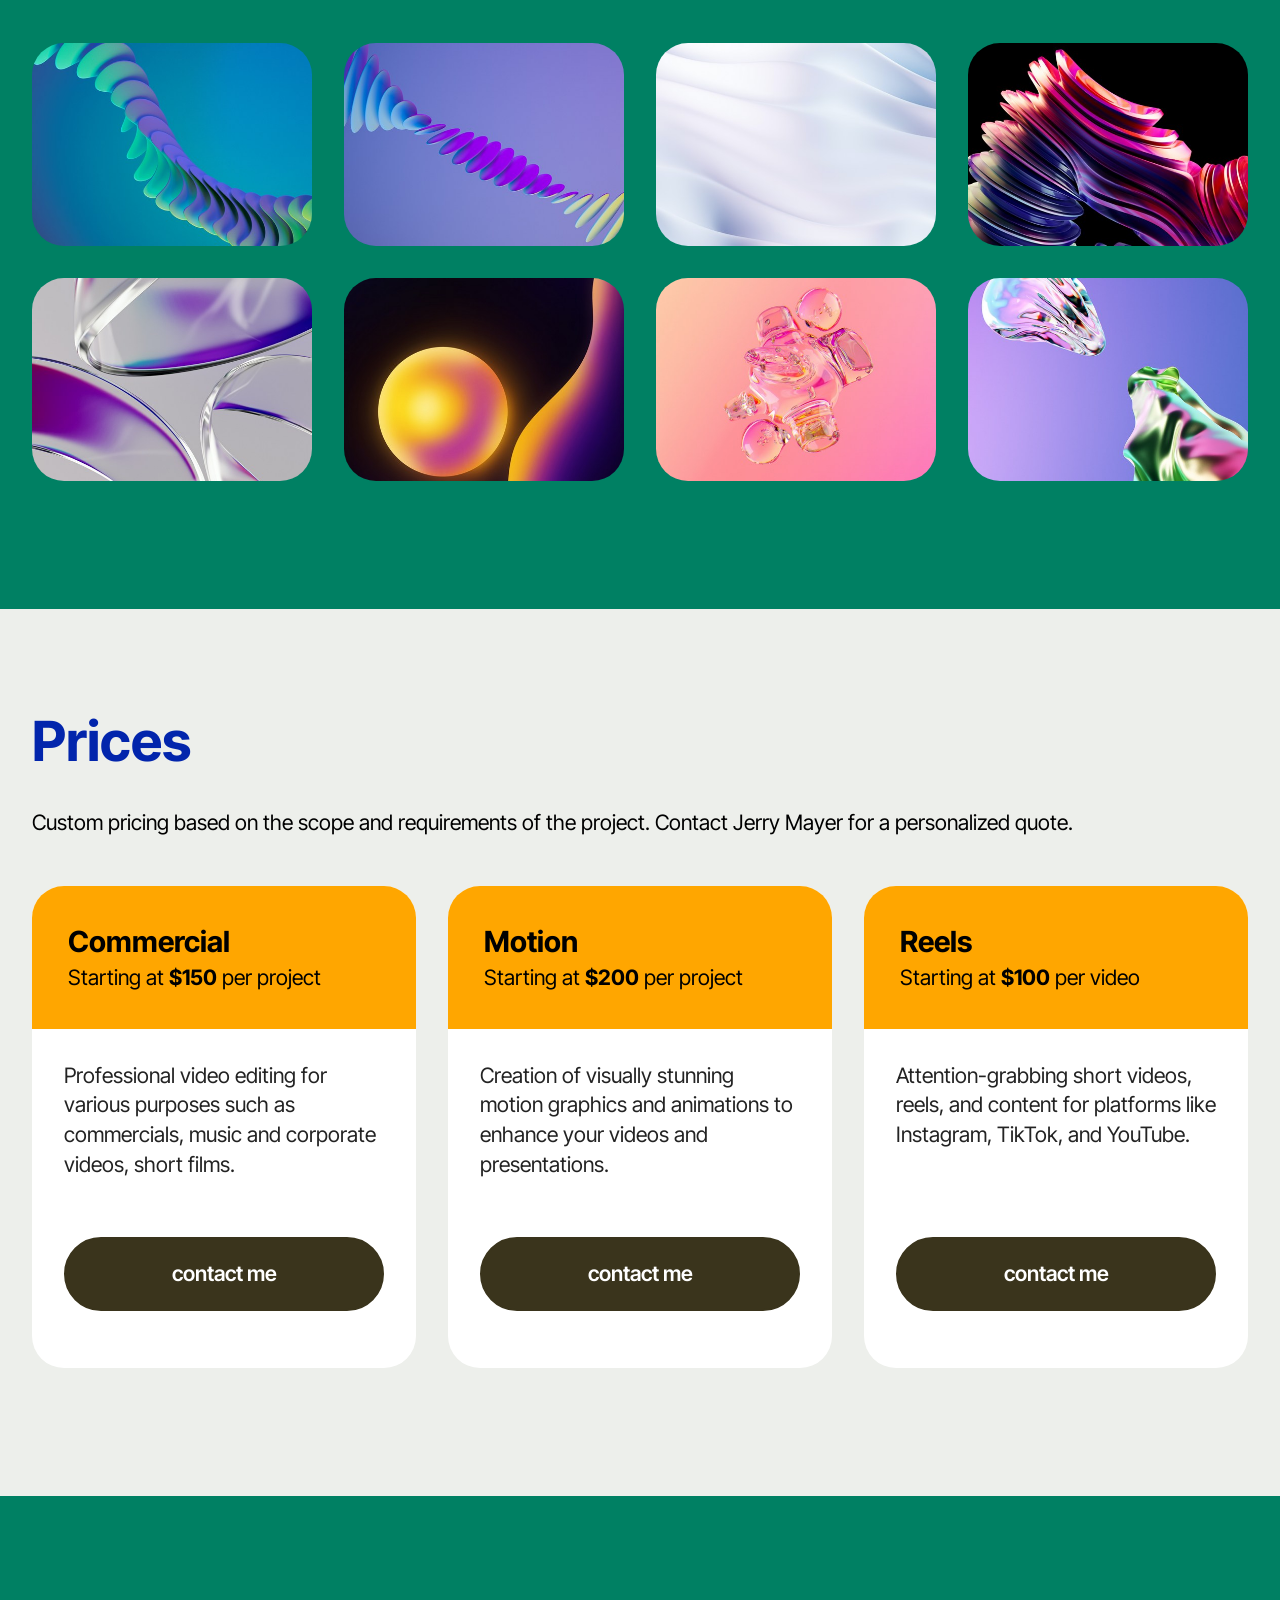
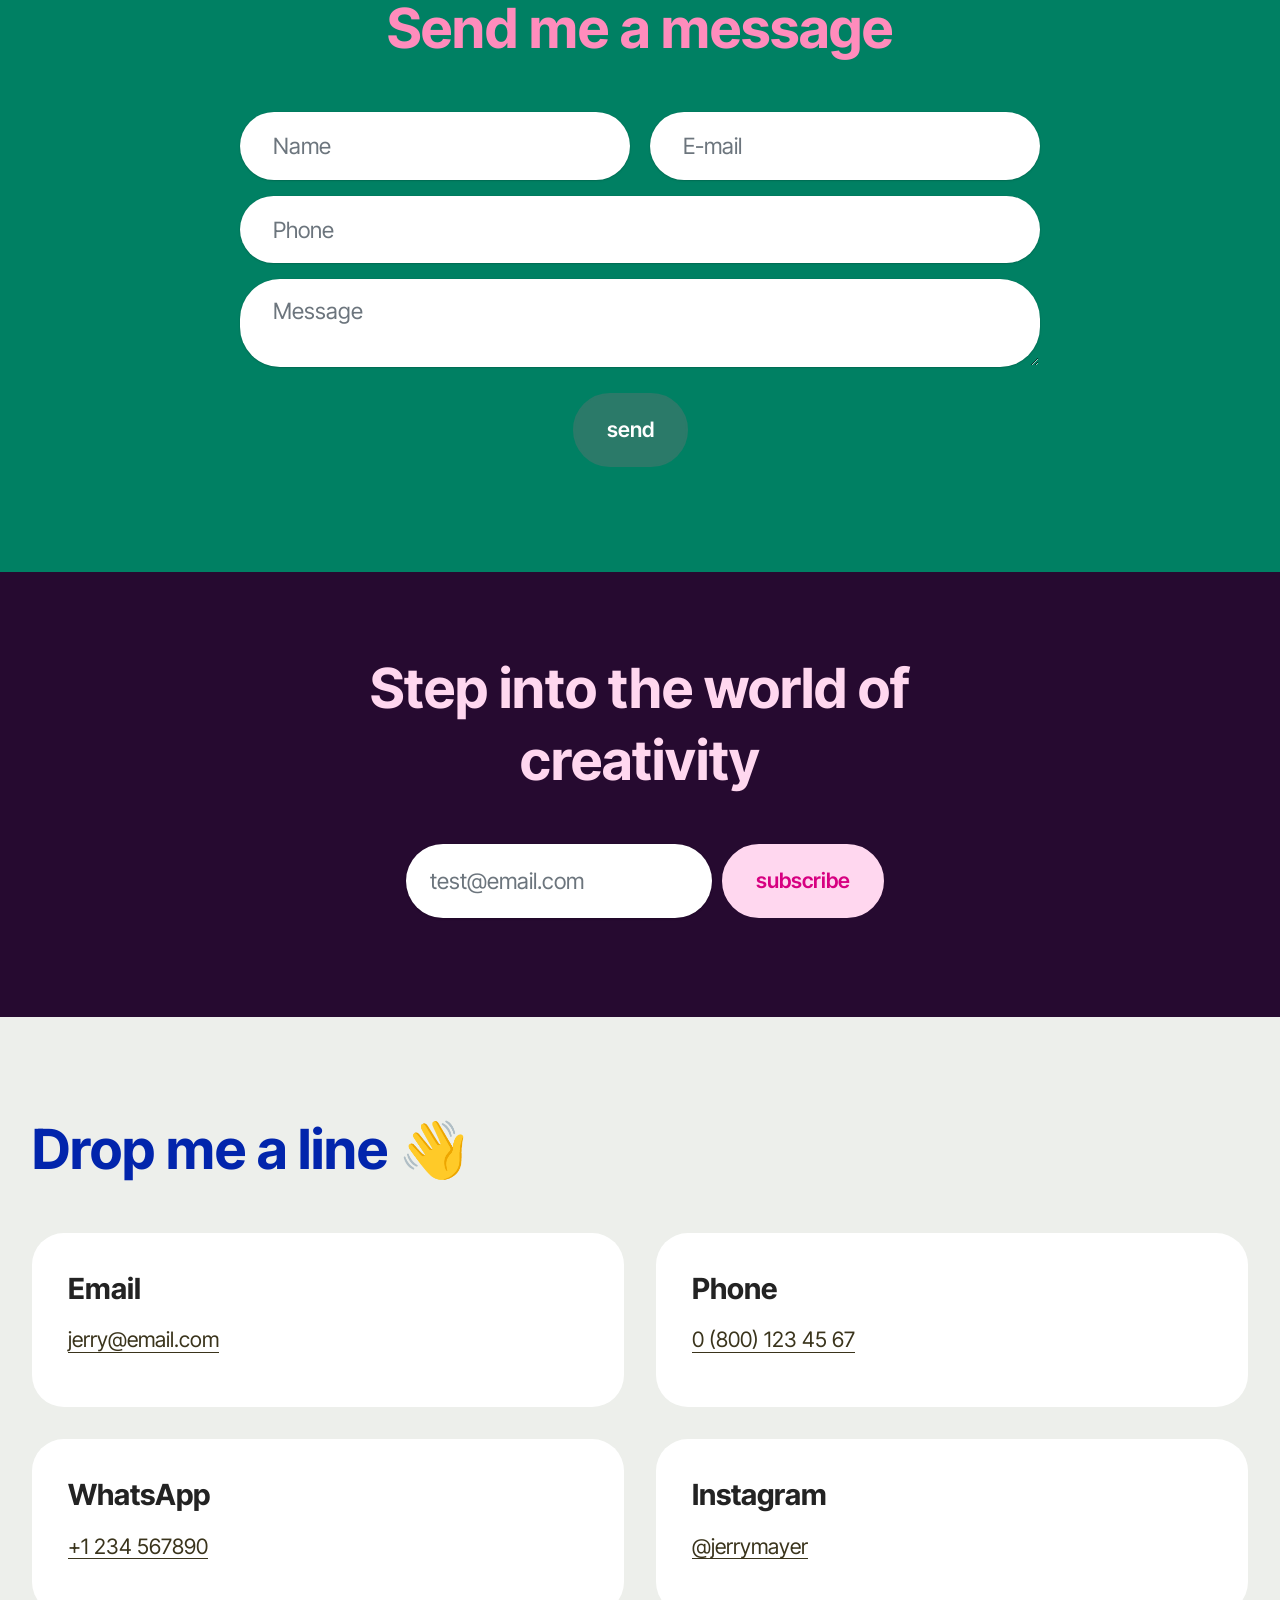
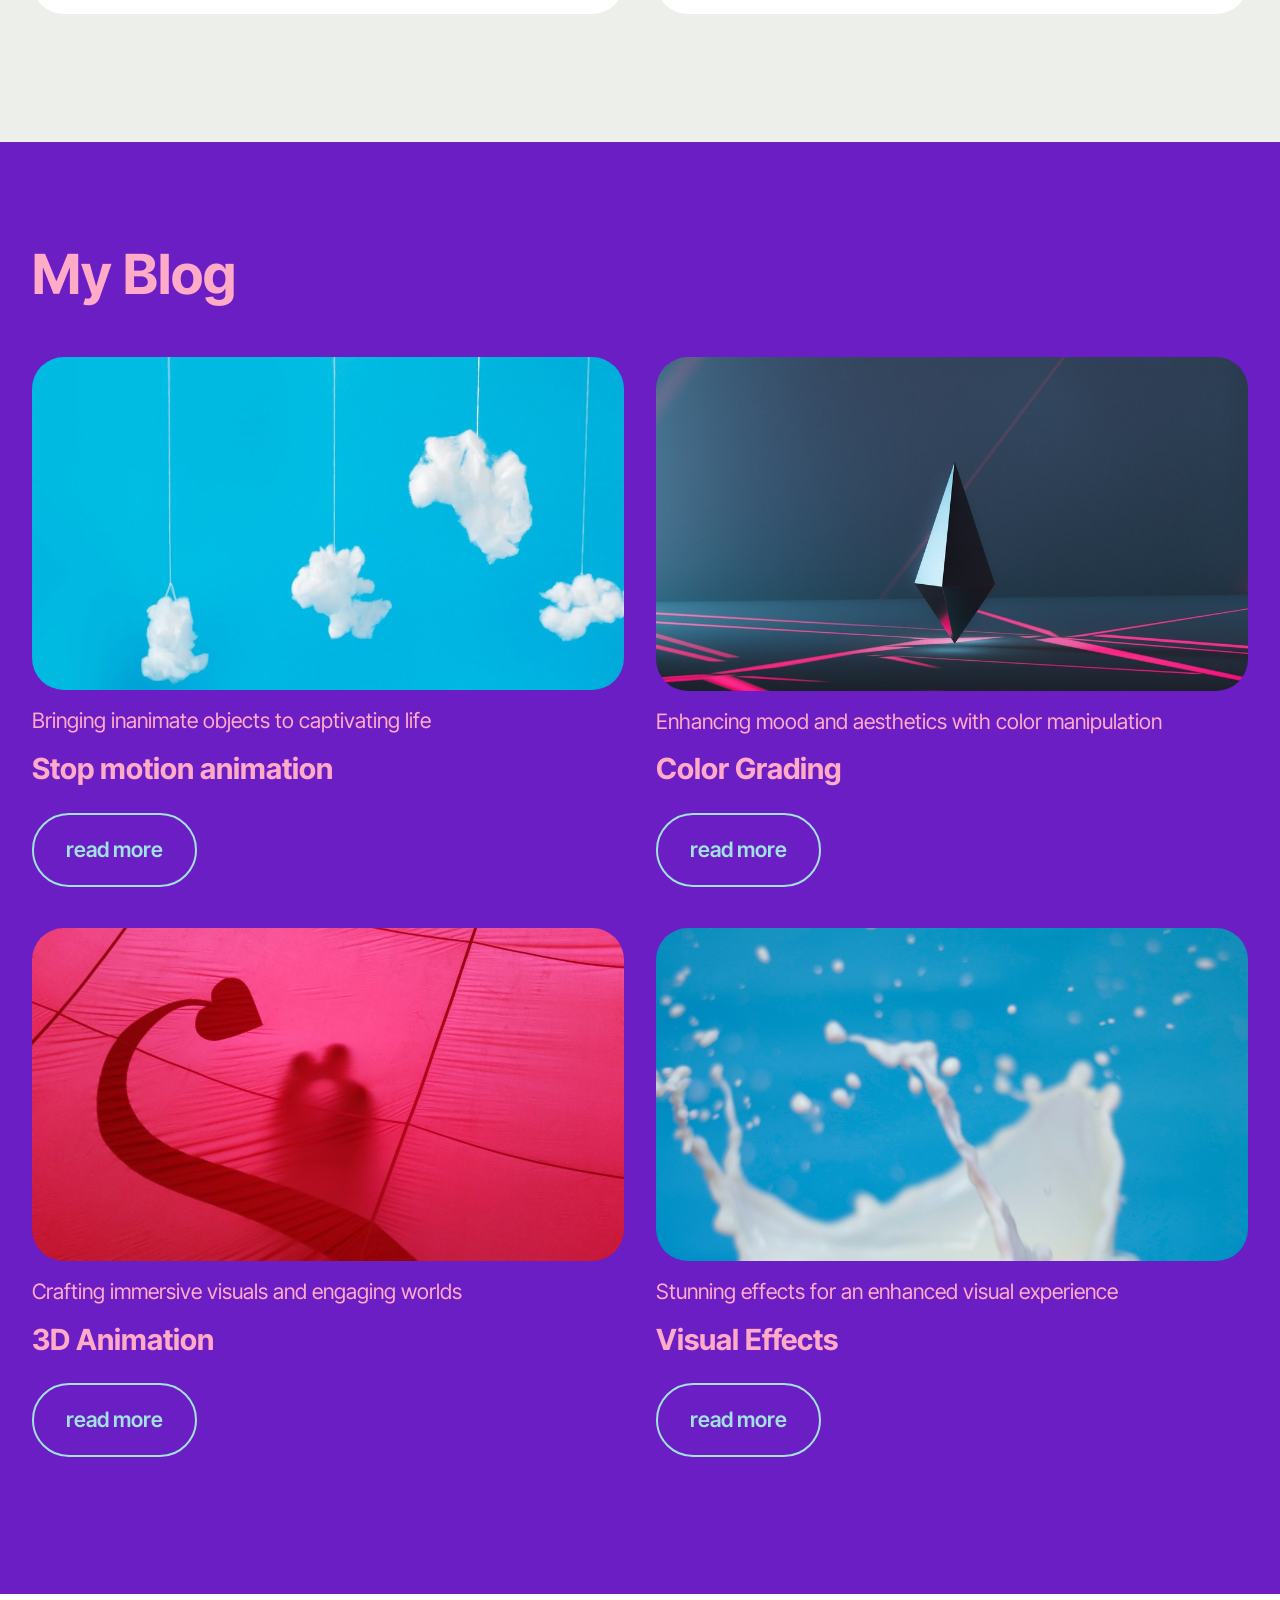
<file: page2.html>
<!DOCTYPE html>
<html  >
<head>
  <!-- Site made with Mobirise Website Builder v6.1.12, https://mobirise.com -->
  <meta charset="UTF-8">
  <meta http-equiv="X-UA-Compatible" content="IE=edge">
  <meta name="generator" content="Mobirise v6.1.12, mobirise.com">
  <meta name="viewport" content="width=device-width, initial-scale=1, minimum-scale=1">
  <link rel="shortcut icon" href="assets/images/logo.png" type="image/x-icon">
  <meta name="description" content="">
  
  
  <title>Page 2</title>
  <link rel="stylesheet" href="assets/web/assets/mobirise-icons2/mobirise2.css">
  <link rel="stylesheet" href="assets/bootstrap/css/bootstrap.min.css">
  <link rel="stylesheet" href="assets/animatecss/animate.css">
  <link rel="stylesheet" href="assets/dropdown/css/style.css">
  <link rel="stylesheet" href="assets/theme/css/style.css">
  <link rel="preload" href="https://fonts.googleapis.com/css?family=Inter+Tight:100,200,300,400,500,600,700,800,900,100i,200i,300i,400i,500i,600i,700i,800i,900i&display=swap" as="style" onload="this.onload=null;this.rel='stylesheet'">
  <noscript><link rel="stylesheet" href="https://fonts.googleapis.com/css?family=Inter+Tight:100,200,300,400,500,600,700,800,900,100i,200i,300i,400i,500i,600i,700i,800i,900i&display=swap"></noscript>
  <link rel="preload" as="style" href="assets/mobirise/css/mbr-additional.css?v=myrRUY"><link rel="stylesheet" href="assets/mobirise/css/mbr-additional.css?v=myrRUY" type="text/css">

  
  
  
</head>
<body>
  
  <section data-bs-version="5.1" class="menu menu3 cid-vcUyOqEkxT" once="menu" id="menu03-1i">
	

	<nav class="navbar navbar-dropdown navbar-fixed-top navbar-expand-lg">
		<div class="container">
			<div class="navbar-brand">
				<span class="navbar-logo">
					<a href="#">
						<img src="assets/images/logo2-1.png" alt="Mobirise Website Builder" style="height: 1.6rem;">
					</a>
				</span>
				
			</div>
			<button class="navbar-toggler" type="button" data-toggle="collapse" data-bs-toggle="collapse" data-target="#navbarSupportedContent" data-bs-target="#navbarSupportedContent" aria-controls="navbarNavAltMarkup" aria-expanded="false" aria-label="Toggle navigation">
				<div class="hamburger">
					<span></span>
					<span></span>
					<span></span>
					<span></span>
				</div>
			</button>
			<div class="collapse navbar-collapse" id="navbarSupportedContent">
				<ul class="navbar-nav nav-dropdown" data-app-modern-menu="true"><li class="nav-item">
						<a class="nav-link link show text-primary display-4" href="index.html#features03-0" aria-expanded="false"><strong>services</strong></a>
					</li><li class="nav-item">
						<a class="nav-link link text-primary display-4" href="index.html#gallery01-2"><strong>portfolio</strong></a>
					</li>
					
					<li class="nav-item">
						<a class="nav-link link text-primary display-4" href="index.html#features03-6"><strong>blog</strong></a>
					</li></ul>
				
				<div class="navbar-buttons mbr-section-btn"><a class="btn btn-primary display-4" href="index.html#contacts01-5">contact me</a></div>
			</div>
		</div>
	</nav>
</section>

<section data-bs-version="5.1" class="header7 cid-vcUyOrpTob" id="header07-1j">
  

  
  
  <div class="topbg"></div>
  <div class="align-center container">
    <div class="row justify-content-center">
      <div class="col-md-12 col-lg-9">
        <h1 class="mbr-section-title mbr-fonts-style mb-4 display-1"><strong>Jerry Mayer</strong></h1>
        <p class="mbr-text mbr-fonts-style mb-4 display-7">
          Professional Video Editing and Motion Design</p>
        
      </div>
    </div>

    <div class="row mt-5 justify-content-center">
      <div class="mbr-figure col-12 col-md-12"><iframe class="mbr-embedded-video" src="https://www.youtube.com/embed/rC41a8PRwlE?rel=0&amp;amp;mute=1&amp;showinfo=0&amp;autoplay=1&amp;loop=1&amp;playlist=rC41a8PRwlE" width="1280" height="720" frameborder="0" allowfullscreen></iframe></div>
    </div>
  </div>
</section>

<section data-bs-version="5.1" class="features1 cid-vcUyOrG6IC" id="features03-1k">
  

  
  
  <div class="container-fluid">
    <div class="row justify-content-center mb-5">
      <div class="col-12">
        <h3 class="mbr-section-title mbr-fonts-style align-center mb-0 display-2"><strong>Projects I make</strong></h3>
        
      </div>
    </div>
    <div class="row justify-content-center">
      <div class="col-sm-6 col-md-12 mb-3 mb-lg-0 col-lg-4">
        <div class="card-wrap card1">
          <div class="image-wrap">
            <img src="assets/images/gallery7.jpg" alt="Mobirise Website Builder">
            <div class="social-row display-7">
              <div class="soc-item tag1">
                <span class="tag1 mbr-fonts-style display-7">
                  social</span>
              </div>
            </div>
          </div>
          <div class="content-wrap">
            <h5 class="mbr-card-title card-title1 mbr-fonts-style align-left mb-2 display-5"><strong>Social Media Video</strong></h5>
            
            <p class="card-text1 mbr-fonts-style align-left mb-3 display-7">
              Engaging video content tailored for social media platforms.
            </p>
            <div class="mbr-section-btn align-left content-footer"><a class="btn article-btn btn-danger display-7" href="https://mobiri.se"><strong>read more</strong></a></div>
          </div>
        </div>
      </div>

      <div class="col-sm-6 col-md-12 mb-3 mb-lg-0 col-lg-4">
        <div class="card-wrap card2">
          <div class="image-wrap">
            <img src="assets/images/gallery1.jpg" alt="Mobirise Website Builder">
            <div class="social-row display-7">
              <div class="soc-item tag2">
                <span class="tag2 mbr-fonts-style display-7">
                  motion</span>
              </div>
            </div>
          </div>
          <div class="content-wrap">
            <h5 class="mbr-card-title card-title2 mbr-fonts-style align-left mb-2 display-5"><strong>Motion Design</strong></h5>
            
            <p class="card-text2 mbr-fonts-style align-left mb-3 display-7">
              Dynamic visuals brought to life through captivating motion graphics.<br>
            </p>
            <div class="mbr-section-btn btn-section align-left content-footer"><a class="btn article-btn btn-primary display-7" href="https://mobiri.se"><strong>read more</strong></a></div>
          </div>
        </div>
      </div>
      <div class="col-sm-6 col-md-12 mb-3 mb-lg-0 col-lg-4">
        <div class="card-wrap card3">
          <div class="image-wrap">
            <img src="assets/images/gallery6.jpg" alt="Mobirise Website Builder">
            <div class="social-row display-7">
              <div class="soc-item tag3">
                <span class="tag3 mbr-fonts-style display-7">
                  story</span>
              </div>
            </div>
          </div>
          <div class="content-wrap">
            <h5 class="mbr-card-title card-title3 mbr-fonts-style align-left mb-2 display-5"><strong>Visual Storytelling</strong></h5>
            
            <p class="card-text3 mbr-fonts-style align-left mb-3 display-7">
              Compelling narratives told through captivating visuals that leave an impact.
            </p>
            <div class="mbr-section-btn btn-section align-left content-footer"><a class="btn article-btn btn-success display-7" href="https://mobiri.se"><strong>read more</strong></a></div>
          </div>
        </div>
      </div>

      
    </div>
  </div>
</section>

<section data-bs-version="5.1" class="article05 cid-vcUyOs9IhO" id="article05-1l">
  

  
  

  <div class="container">
    <div class="row justify-content-center align-items-center">
      <div class="col-12">
        <div class="card-wrapper">
          <div class="row">
            <div class="col-12 col-md-12 col-lg-5 image-wrapper">
              <img class="w-100" src="assets/images/leilani-angel-k84vnnzxmtq-unsplash-cr-1.jpg" alt="Mobirise Website Builder">
            </div>
            <div class="col-12 col-lg col-md-12">
              <div class="text-wrapper align-left">
                <h1 class="mbr-section-title mbr-fonts-style mb-4 display-2"><strong>About me</strong></h1>
                <p class="mbr-text mbr-fonts-style mb-4 display-7">
                  My goal is to craft visuals that resonate with audiences, evoke emotions, and inspire connections. I am dedicated to delivering high-quality work that exceeds expectations and brings your creative vision to life. Let's collaborate and create something truly remarkable together.<br>
                </p>
                <div class="mbr-section-btn mt-3"><a class="btn btn-lg btn-info display-7" href="https://mobiri.se">contact me</a></div>
              </div>
            </div>
          </div>
        </div>
      </div>
    </div>
  </div>
</section>

<section data-bs-version="5.1" class="gallery1 mbr-gallery cid-vcUyOsmaNx" id="gallery01-1m">
    

    
    

    <div class="container-fluid">
        <div class="mbr-section-head mb-5">
            <h3 class="mbr-section-title mbr-fonts-style align-center m-0 display-2"><strong>Latest works</strong></h3>
            
        </div>
        <div class="row mbr-gallery mt-4">
            <div class="col-12 col-md-6 col-lg-3 item gallery-image active">
                <div class="item-wrapper mb-3" data-toggle="modal" data-bs-toggle="modal" data-target="#vcUJmwKGH7-modal" data-bs-target="#vcUJmwKGH7-modal">
                    <img class="w-100" src="assets/images/gallery1.jpg" alt="Mobirise Website Builder" data-slide-to="0" data-bs-slide-to="0" data-target="#lb-vcUJmwKGH7" data-bs-target="#lb-vcUJmwKGH7">
                    <div class="icon-wrapper">
                        <span class="mobi-mbri mobi-mbri-search mbr-iconfont mbr-iconfont-btn"></span>
                    </div>
                </div>
                
            </div>
            <div class="col-12 col-md-6 col-lg-3 item gallery-image">
                <div class="item-wrapper mb-3" data-toggle="modal" data-bs-toggle="modal" data-target="#vcUJmwKGH7-modal" data-bs-target="#vcUJmwKGH7-modal">
                    <img class="w-100" src="assets/images/gallery2.jpg" alt="Mobirise Website Builder" data-slide-to="1" data-bs-slide-to="1" data-target="#lb-vcUJmwKGH7" data-bs-target="#lb-vcUJmwKGH7">
                    <div class="icon-wrapper">
                        <span class="mobi-mbri mobi-mbri-search mbr-iconfont mbr-iconfont-btn"></span>
                    </div>
                </div>
                
            </div>
            <div class="col-12 col-md-6 col-lg-3 item gallery-image">
                <div class="item-wrapper mb-3" data-toggle="modal" data-bs-toggle="modal" data-target="#vcUJmwKGH7-modal" data-bs-target="#vcUJmwKGH7-modal">
                    <img class="w-100" src="assets/images/gallery3.jpg" alt="Mobirise Website Builder" data-slide-to="2" data-bs-slide-to="2" data-target="#lb-vcUJmwKGH7" data-bs-target="#lb-vcUJmwKGH7">
                    <div class="icon-wrapper">
                        <span class="mobi-mbri mobi-mbri-search mbr-iconfont mbr-iconfont-btn"></span>
                    </div>
                </div>
                
            </div>
            <div class="col-12 col-md-6 col-lg-3 item gallery-image">
                <div class="item-wrapper mb-3" data-toggle="modal" data-bs-toggle="modal" data-target="#vcUJmwKGH7-modal" data-bs-target="#vcUJmwKGH7-modal">
                    <img class="w-100" src="assets/images/gallery4.jpg" alt="Mobirise Website Builder" data-slide-to="3" data-bs-slide-to="3" data-target="#lb-vcUJmwKGH7" data-bs-target="#lb-vcUJmwKGH7">
                    <div class="icon-wrapper">
                        <span class="mobi-mbri mobi-mbri-search mbr-iconfont mbr-iconfont-btn"></span>
                    </div>
                </div>
                
            </div>
            <div class="col-12 col-md-6 col-lg-3 item gallery-image">
                <div class="item-wrapper mb-3" data-toggle="modal" data-bs-toggle="modal" data-target="#vcUJmwKGH7-modal" data-bs-target="#vcUJmwKGH7-modal">
                    <img class="w-100" src="assets/images/gallery5.jpg" alt="Mobirise Website Builder" data-slide-to="4" data-bs-slide-to="4" data-target="#lb-vcUJmwKGH7" data-bs-target="#lb-vcUJmwKGH7">
                    <div class="icon-wrapper">
                        <span class="mobi-mbri mobi-mbri-search mbr-iconfont mbr-iconfont-btn"></span>
                    </div>
                </div>
                
            </div>
            <div class="col-12 col-md-6 col-lg-3 item gallery-image">
                <div class="item-wrapper mb-3" data-toggle="modal" data-bs-toggle="modal" data-target="#vcUJmwKGH7-modal" data-bs-target="#vcUJmwKGH7-modal">
                    <img class="w-100" src="assets/images/gallery6.jpg" alt="Mobirise Website Builder" data-slide-to="5" data-bs-slide-to="5" data-target="#lb-vcUJmwKGH7" data-bs-target="#lb-vcUJmwKGH7">
                    <div class="icon-wrapper">
                        <span class="mobi-mbri mobi-mbri-search mbr-iconfont mbr-iconfont-btn"></span>
                    </div>
                </div>
                
            </div>
            <div class="col-12 col-md-6 col-lg-3 item gallery-image">
                <div class="item-wrapper mb-3" data-toggle="modal" data-bs-toggle="modal" data-target="#vcUJmwKGH7-modal" data-bs-target="#vcUJmwKGH7-modal">
                    <img class="w-100" src="assets/images/gallery7.jpg" alt="Mobirise Website Builder" data-slide-to="6" data-bs-slide-to="6" data-target="#lb-vcUJmwKGH7" data-bs-target="#lb-vcUJmwKGH7">
                    <div class="icon-wrapper">
                        <span class="mobi-mbri mobi-mbri-search mbr-iconfont mbr-iconfont-btn"></span>
                    </div>
                </div>
                
            </div><div class="col-12 col-md-6 col-lg-3 item gallery-image">
                <div class="item-wrapper mb-3" data-toggle="modal" data-bs-toggle="modal" data-target="#vcUJmwKGH7-modal" data-bs-target="#vcUJmwKGH7-modal">
                    <img class="w-100" src="assets/images/gallery8.jpg" alt="Mobirise Website Builder" data-slide-to="7" data-bs-slide-to="7" data-target="#lb-vcUJmwKGH7" data-bs-target="#lb-vcUJmwKGH7">
                    <div class="icon-wrapper">
                        <span class="mobi-mbri mobi-mbri-search mbr-iconfont mbr-iconfont-btn"></span>
                    </div>
                </div>
                
            </div>
            
        </div>

        <div class="modal mbr-slider" tabindex="-1" role="dialog" aria-hidden="true" id="vcUJmwKGH7-modal">
            <div class="modal-dialog" role="document">
                <div class="modal-content">
                    <div class="modal-body">
                        <div class="carousel slide" id="lb-vcUJmwKGH7" data-ride="carousel" data-bs-ride="carousel" data-interval="3000" data-bs-interval="3000">
                            <div class="carousel-inner">
                                <div class="carousel-item active">
                                    <img class="d-block w-100" src="assets/images/gallery1.jpg" alt="Mobirise Website Builder">
                                </div>
                                <div class="carousel-item">
                                    <img class="d-block w-100" src="assets/images/gallery2.jpg" alt="Mobirise Website Builder">
                                </div>
                                <div class="carousel-item">
                                    <img class="d-block w-100" src="assets/images/gallery3.jpg" alt="Mobirise Website Builder">
                                </div>
                                <div class="carousel-item">
                                    <img class="d-block w-100" src="assets/images/gallery4.jpg" alt="Mobirise Website Builder">
                                </div>
                                <div class="carousel-item">
                                    <img class="d-block w-100" src="assets/images/gallery5.jpg" alt="Mobirise Website Builder">
                                </div>
                                <div class="carousel-item">
                                    <img class="d-block w-100" src="assets/images/gallery6.jpg" alt="Mobirise Website Builder">
                                </div>
                                <div class="carousel-item">
                                    <img class="d-block w-100" src="assets/images/gallery7.jpg" alt="Mobirise Website Builder">
                                </div><div class="carousel-item">
                                    <img class="d-block w-100" src="assets/images/gallery8.jpg" alt="Mobirise Website Builder">
                                </div>
                                
                            </div>
                            <ol class="carousel-indicators">
                                <li data-slide-to="0" data-bs-slide-to="0" class="active" data-target="#lb-vcUJmwKGH7" data-bs-target="#lb-vcUJmwKGH7"></li>
                                <li data-slide-to="1" data-bs-slide-to="1" data-target="#lb-vcUJmwKGH7" data-bs-target="#lb-vcUJmwKGH7"></li>
                                <li data-slide-to="2" data-bs-slide-to="2" data-target="#lb-vcUJmwKGH7" data-bs-target="#lb-vcUJmwKGH7"></li>
                                <li data-slide-to="3" data-bs-slide-to="3" data-target="#lb-vcUJmwKGH7" data-bs-target="#lb-vcUJmwKGH7"></li>
                                <li data-slide-to="4" data-bs-slide-to="4" data-target="#lb-vcUJmwKGH7" data-bs-target="#lb-vcUJmwKGH7"></li>
                                <li data-slide-to="5" data-bs-slide-to="5" data-target="#lb-vcUJmwKGH7" data-bs-target="#lb-vcUJmwKGH7"></li>
                                <li data-slide-to="6" data-bs-slide-to="6" data-target="#lb-vcUJmwKGH7" data-bs-target="#lb-vcUJmwKGH7"></li>
                                <li data-slide-to="7" data-bs-slide-to="7" data-target="#lb-vcUJmwKGH7" data-bs-target="#lb-vcUJmwKGH7"></li>
                            </ol>
                            <a role="button" href="" class="close" data-dismiss="modal" data-bs-dismiss="modal" aria-label="Close">
                            </a>
                            <a class="carousel-control-prev carousel-control" role="button" data-slide="prev" data-bs-slide="prev" href="#lb-vcUJmwKGH7">
                                <span class="mobi-mbri mobi-mbri-arrow-prev" aria-hidden="true"></span>
                                <span class="sr-only visually-hidden">Previous</span>
                            </a>
                            <a class="carousel-control-next carousel-control" role="button" data-slide="next" data-bs-slide="next" href="#lb-vcUJmwKGH7">
                                <span class="mobi-mbri mobi-mbri-arrow-next" aria-hidden="true"></span>
                                <span class="sr-only visually-hidden">Next</span>
                            </a>
                        </div>
                    </div>
                </div>
            </div>
        </div>
    </div>
</section>

<section data-bs-version="5.1" class="pricing1 cid-vcUyOta2CO" id="pricing01-1n">
  
  
  <div class="container">
    <div class="mbr-section-head mb-5">
      <h4 class="mbr-section-title mbr-fonts-style align-left mb-0 display-2">
        <strong>Prices</strong>
      </h4>
      <h5 class="mbr-section-subtitle mbr-fonts-style align-left mt-4 mb-0 display-7">Custom pricing based on the scope and requirements of the project. Contact Jerry Mayer for a personalized quote.</h5>
    </div>
    <div class="row mt-4"> 
      <div class="item features-without-image col-12 col-md-6 col-lg-4 item-mb">
        <div class="item-wrapper">
          <div class="item-head">
            <h5 class="item-title mbr-fonts-style mb-0 display-5">
              <strong>Commercial</strong>
            </h5>
            <h6 class="item-subtitle mbr-fonts-style mt-0 mb-0 display-7">Starting at <strong>$150</strong> per project</h6>
          </div>
          <div class="item-content">
            <p class="mbr-text mbr-fonts-style display-7">
              Professional video editing for various purposes such as commercials, music and corporate videos, short films.
            </p>
          </div>
          <div class="mbr-section-btn item-footer"><a href="index.html#contacts01-5" class="btn item-btn btn-success display-7">contact me</a></div>
        </div>
      </div>

      <div class="item features-without-image col-12 col-md-6 col-lg-4 item-mb">
        <div class="item-wrapper">
          <div class="item-head">
            <h5 class="item-title mbr-fonts-style mb-0 display-5">
              <strong>Motion</strong>
            </h5>
            <h6 class="item-subtitle mbr-fonts-style mt-0 mb-0 display-7">Starting at <strong>$200</strong> per project</h6>
          </div>
          <div class="item-content">
            <p class="mbr-text mbr-fonts-style display-7">
              Creation of visually stunning motion graphics and animations to enhance your videos and presentations.
            </p>
          </div>
          <div class="mbr-section-btn item-footer"><a href="index.html#contacts01-5" class="btn item-btn btn-success display-7">contact me</a></div>
        </div>
      </div>

      <div class="item features-without-image col-12 col-md-6 col-lg-4 item-mb">
        <div class="item-wrapper">
          <div class="item-head">
            <h5 class="item-title mbr-fonts-style mb-0 display-5">
              <strong>Reels</strong>
            </h5>
            <h6 class="item-subtitle mbr-fonts-style mt-0 mb-0 display-7">Starting at <strong>$100</strong> per video</h6>
          </div>
          <div class="item-content">
            <p class="mbr-text mbr-fonts-style display-7">
              Attention-grabbing short videos, reels, and content for platforms like Instagram, TikTok, and YouTube.
            </p>
          </div>
          <div class="mbr-section-btn item-footer"><a href="index.html#contacts01-5" class="btn item-btn btn-success display-7">contact me</a></div>
        </div>
      </div>
      
    </div>
  </div>
</section>

<section data-bs-version="5.1" class="form5 cid-vcUyOufa1Y" id="form02-1o">
    
    
    <div class="container">
        <div class="mbr-section-head mb-5">
            <h3 class="mbr-section-title mbr-fonts-style align-center mb-0 display-2"><strong>Send me a message</strong></h3>
            
        </div>
        <div class="row justify-content-center mt-4">
            <div class="col-lg-8 mx-auto mbr-form" data-form-type="formoid">
                <form action="https://mobirise.eu/" method="POST" class="mbr-form form-with-styler" data-form-title="Form Name"><input type="hidden" name="email" data-form-email="true" value="bHRgsLvuGD6XtDgwxqaD+dYbImjTVOh86hxIW+U7jRiDdE3vtmvm2Nr7wNk70+3JcYQPoZmcqmOa8EofWsahD7K7P7PQyhgEOLJLnFlzBKQxnbVi5VhePIsxNXWIbo+j">
                    <div class="row">
                        <div hidden="hidden" data-form-alert="" class="alert alert-success col-12">Thanks for filling out the form!</div>
                        <div hidden="hidden" data-form-alert-danger="" class="alert alert-danger col-12">
                            Oops...! some problem!
                        </div>
                    </div>
                    <div class="dragArea row">
                        <div class="col-md col-sm-12 form-group mb-3" data-for="name">
                            <input type="text" name="name" placeholder="Name" data-form-field="name" class="form-control" value="" id="name-form02-1o">
                        </div>
                        <div class="col-md col-sm-12 form-group mb-3" data-for="email">
                            <input type="email" name="email" placeholder="E-mail" data-form-field="email" class="form-control" value="" id="email-form02-1o">
                        </div>
                        <div class="col-12 form-group mb-3" data-for="phone">
                            <input type="tel" name="phone" placeholder="Phone" data-form-field="phone" class="form-control" value="" id="phone-form02-1o">
                        </div>
                        <div class="col-12 form-group mb-3" data-for="textarea">
                            <textarea name="textarea" placeholder="Message" data-form-field="textarea" class="form-control" id="textarea-form02-1o"></textarea>
                        </div>
                        <div class="col-lg-12 col-md-12 col-sm-12 align-center mbr-section-btn"><button type="submit" class="btn btn-primary display-7">send</button></div>
                    </div>
                </form>
            </div>
        </div>
    </div>
</section>

<section data-bs-version="5.1" class="form1 cid-vcUyOuA3qw" id="form01-1p">
	

	

	<div class="container">
		<div class="row content-wrapper justify-content-center">
			<div class="col-lg-7 mbr-form">
				<div class="col-lg-12 col-md-12 col-sm-12">
					<h5 class="mbr-section-title mbr-fonts-style mb-5 display-2">
						<strong>Step into the world of creativity</strong>
					</h5>
				</div>

				<div class="text-wrapper align-left" data-form-type="formoid">
					<!--Formbuilder Form-->
					<form action="https://mobirise.eu/" method="POST" class="mbr-form form-with-styler" data-form-title="Form Name"><input type="hidden" name="email" data-form-email="true" value="5G2/p3az8Yi/1ni4DuTYYHPRR2N3u1IS93VtBtDtYZOBU3NtKu6EO8witutVixMWuu5P/y7cbR0T0zGr5e4gY5FGZoXkqVA/KwRtiJDvWr6RaU8cyfF+cZiwtFgMvVdC">
						<div class="row">
							<div hidden="hidden" data-form-alert="" class="alert alert-success col-12">Thanks for filling out the form!</div>
							<div hidden="hidden" data-form-alert-danger="" class="alert alert-danger col-12">
								Oops...! some problem!
							</div>
						</div>
						<div class="dragArea row">
							<div data-for="email" class="col-lg-6 col-md-6 col-sm-12 form-group">
								<input type="email" name="email" placeholder="test@email.com" data-form-field="email" class="form-control display-7" value="" id="email-form01-1p">
							</div>
							<div class="col-auto mbr-section-btn"><button type="submit" class="w-100 w-100 w-100 w-100 w-100 w-100 btn btn-secondary display-7">subscribe</button></div>
						</div>
					</form>
					<!--Formbuilder Form-->
				</div>
			</div>
		</div>
	</div>
</section>

<section data-bs-version="5.1" class="contacts01 cid-vcUyOvshrH" id="contacts01-1q">
    

    
    
    <div class="container">
        <div class="mbr-section-head mb-5">
            <h3 class="mbr-section-title mbr-fonts-style align-center mb-0 display-2"><strong>Drop me a line 👋</strong></h3>
            
        </div>
        <div class="row">
            <div class="item features-without-image col-12 col-md-6 active">
                <div class="item-wrapper">
                    <div class="text-wrapper">
                        <h6 class="card-title mbr-fonts-style mb-3 display-5">
                            <strong>Email</strong>
                        </h6>
                        <p class="mbr-text mbr-fonts-style display-7">
                            <a href="mailto:jerry@email.com" class="text-success text-primary">jerry@email.com</a>
                        </p>
                    </div>
                </div>
            </div><div class="item features-without-image col-12 col-md-6">
                <div class="item-wrapper">
                    <div class="text-wrapper">
                        <h6 class="card-title mbr-fonts-style mb-3 display-5">
                            <strong>Phone</strong>
                        </h6>
                        <p class="mbr-text mbr-fonts-style display-7">
                            <a href="tel:0(800)1234567" class="text-success text-primary">0 (800) 123 45 67</a>
                        </p>
                    </div>
                </div>
            </div>
            
            <div class="item features-without-image col-12 col-md-6">
                <div class="item-wrapper">
                    <div class="text-wrapper">
                        <h6 class="card-title mbr-fonts-style mb-3 display-5"><strong>WhatsApp</strong></h6>
                        <p class="mbr-text mbr-fonts-style display-7">
                            <a href="https://wa.me/1234567890" class="text-success">+1 234 567890</a>
                        </p>
                    </div>
                </div>
            </div>
            <div class="item features-without-image col-12 col-md-6">
                <div class="item-wrapper">
                    <div class="text-wrapper">
                        <h6 class="card-title mbr-fonts-style mb-3 display-5">
                            <strong>Instagram</strong></h6>
                        <p class="mbr-text mbr-fonts-style display-7"><a href="https://www.instagram.com/jerrymayer/" class="text-success">@jerrymayer</a></p>
                    </div>
                </div>
            </div>
        </div>
    </div>
</section>

<section data-bs-version="5.1" class="features03 cid-vcUyOvMwRR" id="features03-1r">
	
	
	<div class="container-fluid">
		<div class="mbr-section-head mb-5">
			<h4 class="mbr-section-title mbr-fonts-style align-center mb-0 display-2"><strong>My Blog</strong></h4>
			
		</div>
		<div class="row">
			<div class="item features-image col-12 col-md-6 col-lg-6 active">
				<div class="item-wrapper">
					<div class="item-img mb-3">
						<img src="assets/images/mae-mu-xtrl02zuzxe-unsplash.jpg" alt="Mobirise Website Builder" title="">
					</div>
					<div class="item-content align-left">
						<h5 class="item-title mbr-fonts-style mt-0 mb-3 display-7">Bringing inanimate objects to captivating life</h5>
						<h6 class="item-subtitle mbr-fonts-style mb-3 display-5"><strong>Stop motion animation</strong></h6>
						
						<div class="mbr-section-btn item-footer"><a href="" class="btn item-btn btn-warning-outline display-7">read more</a></div>
					</div>
				</div>
			</div>
			<div class="item features-image col-12 col-md-6 col-lg-6">
				<div class="item-wrapper">
					<div class="item-img mb-3">
						<img src="assets/images/milad-fakurian-wnshbf-btbo-unsplash.jpg" alt="Mobirise Website Builder" title="" data-slide-to="1" data-bs-slide-to="1">
					</div>
					<div class="item-content align-left">
						<h5 class="item-title mbr-fonts-style mb-3 mt-0 display-7">Enhancing mood and aesthetics with color manipulation</h5>
						<h6 class="item-subtitle mbr-fonts-style mb-3 display-5"><strong>Color Grading</strong></h6>
						
						<div class="mbr-section-btn item-footer"><a href="" class="btn item-btn btn-warning-outline display-7">read more</a></div>
					</div>
				</div>
			</div>
			<div class="item features-image col-12 col-md-6 col-lg-6">
				<div class="item-wrapper">
					<div class="item-img mb-3">
						<img src="assets/images/kevin-cloney-2zak5fp-p3o-unsplash.jpg" alt="Mobirise Website Builder" title="" data-slide-to="2" data-bs-slide-to="2">
					</div>
					<div class="item-content align-left">
						<h5 class="item-title mbr-fonts-style mb-3 mt-0 display-7">Crafting immersive visuals and engaging worlds</h5>
						<h6 class="item-subtitle mbr-fonts-style mt-0 mb-3 display-5"><strong>3D Animation</strong></h6>
						
						<div class="mbr-section-btn item-footer"><a href="" class="btn item-btn btn-warning-outline display-7">read more</a></div>
					</div>
				</div>
			</div>
			<div class="item features-image col-12 col-md-6 col-lg-6">
				<div class="item-wrapper">
					<div class="item-img mb-3">
						<img src="assets/images/daniela-diaz-u0lqnabx2he-unsplash.jpg" alt="Mobirise Website Builder" title="" data-slide-to="3" data-bs-slide-to="3">
					</div>
					<div class="item-content align-left">
						<h5 class="item-title mbr-fonts-style mb-3 mt-0 display-7">Stunning effects for an enhanced visual experience</h5>
						<h6 class="item-subtitle mbr-fonts-style mt-0 mb-3 display-5"><strong>Visual Effects</strong></h6>
						
						<div class="mbr-section-btn item-footer"><a href="" class="btn item-btn btn-warning-outline display-7">read more</a></div>
					</div>
				</div>
			</div>
		</div>
	</div>
</section><section class="display-7" style="padding: 0;align-items: center;justify-content: center;flex-wrap: wrap;    align-content: center;display: flex;position: relative;height: 4rem;"><a href="https://mobiri.se/4546684" style="flex: 1 1;height: 4rem;position: absolute;width: 100%;z-index: 1;"><img alt="" style="height: 4rem;" src="[data-uri]"></a><p style="margin: 0;text-align: center;" class="display-7">&#8204;</p><a style="z-index:1" href="https://mobirise.com/offline-website-builder.html">Offline Website Creator</a></section><script src="assets/bootstrap/js/bootstrap.bundle.min.js"></script>  <script src="assets/smoothscroll/smooth-scroll.js"></script>  <script src="assets/ytplayer/index.js"></script>  <script src="assets/dropdown/js/navbar-dropdown.js"></script>  <script src="assets/theme/js/script.js"></script>  <script src="assets/formoid/formoid.min.js"></script>  
  
  
  <input name="animation" type="hidden">
  </body>
</html>
</file>
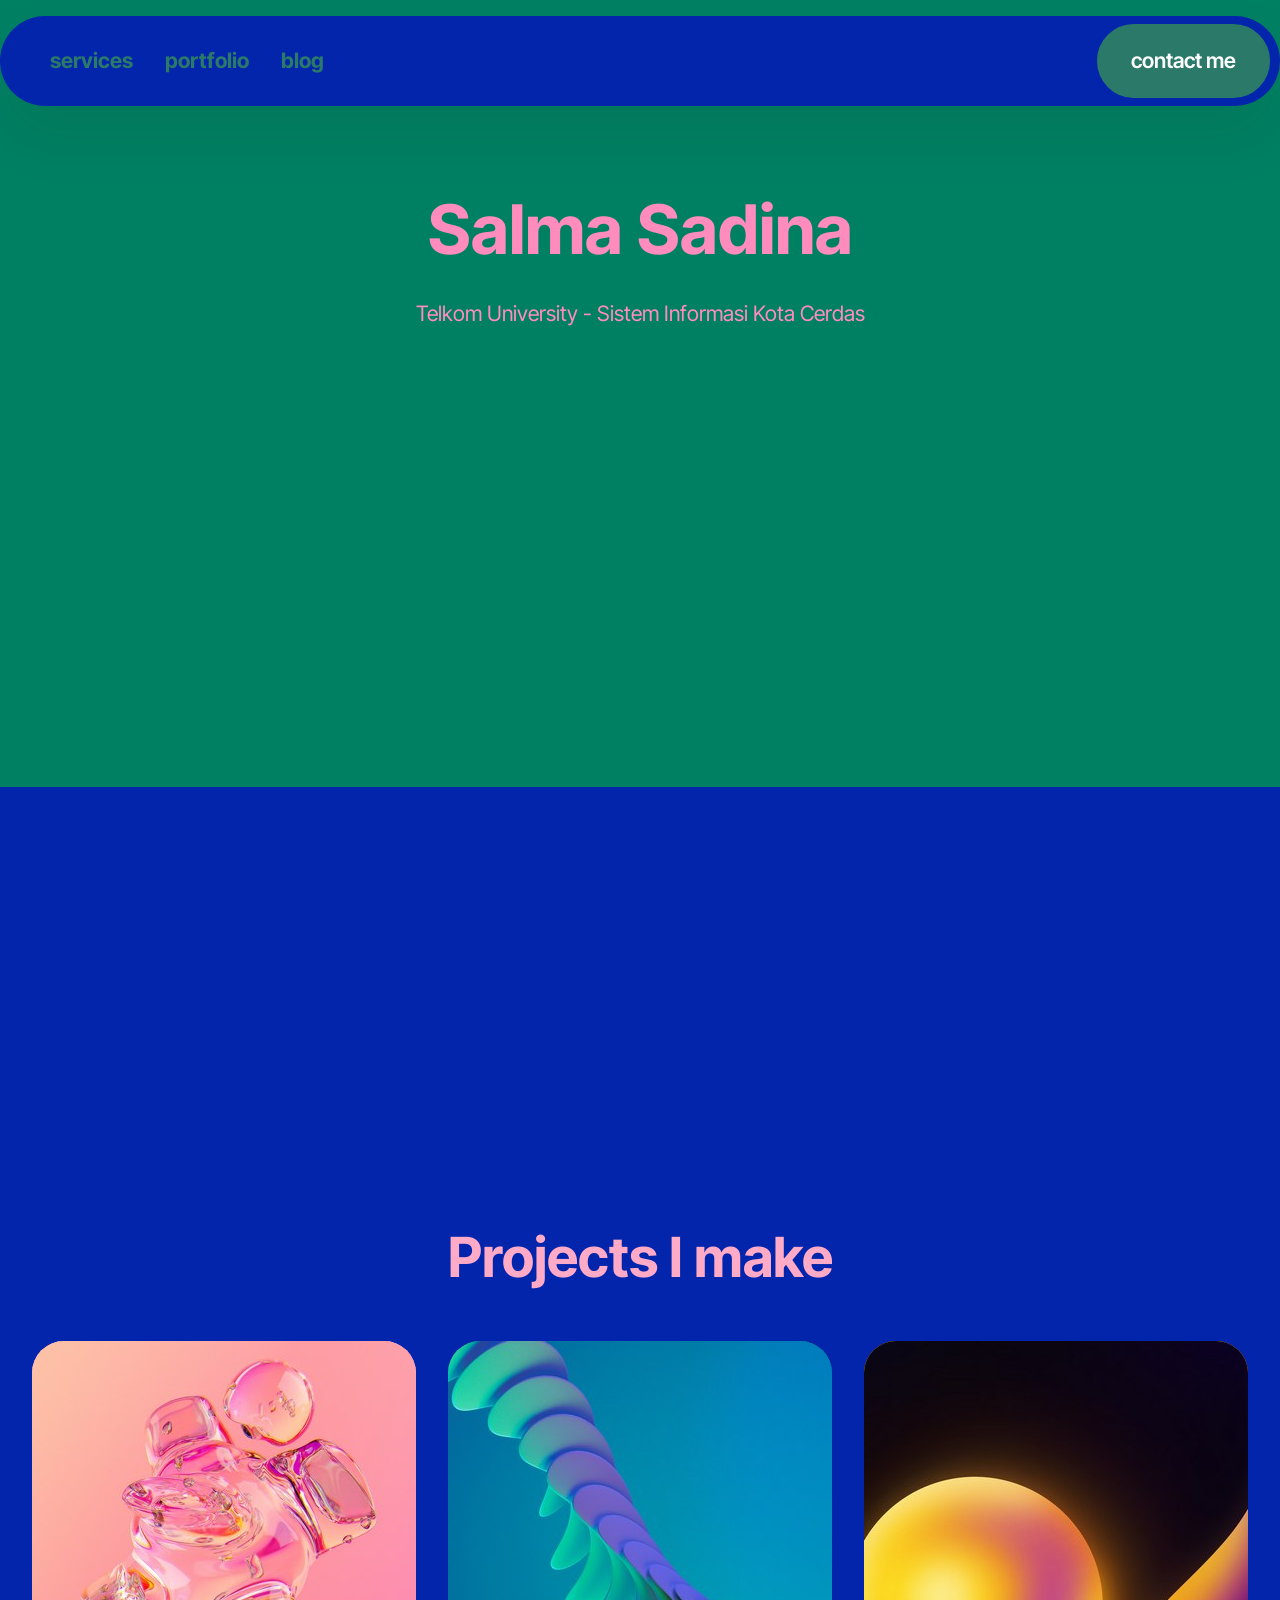
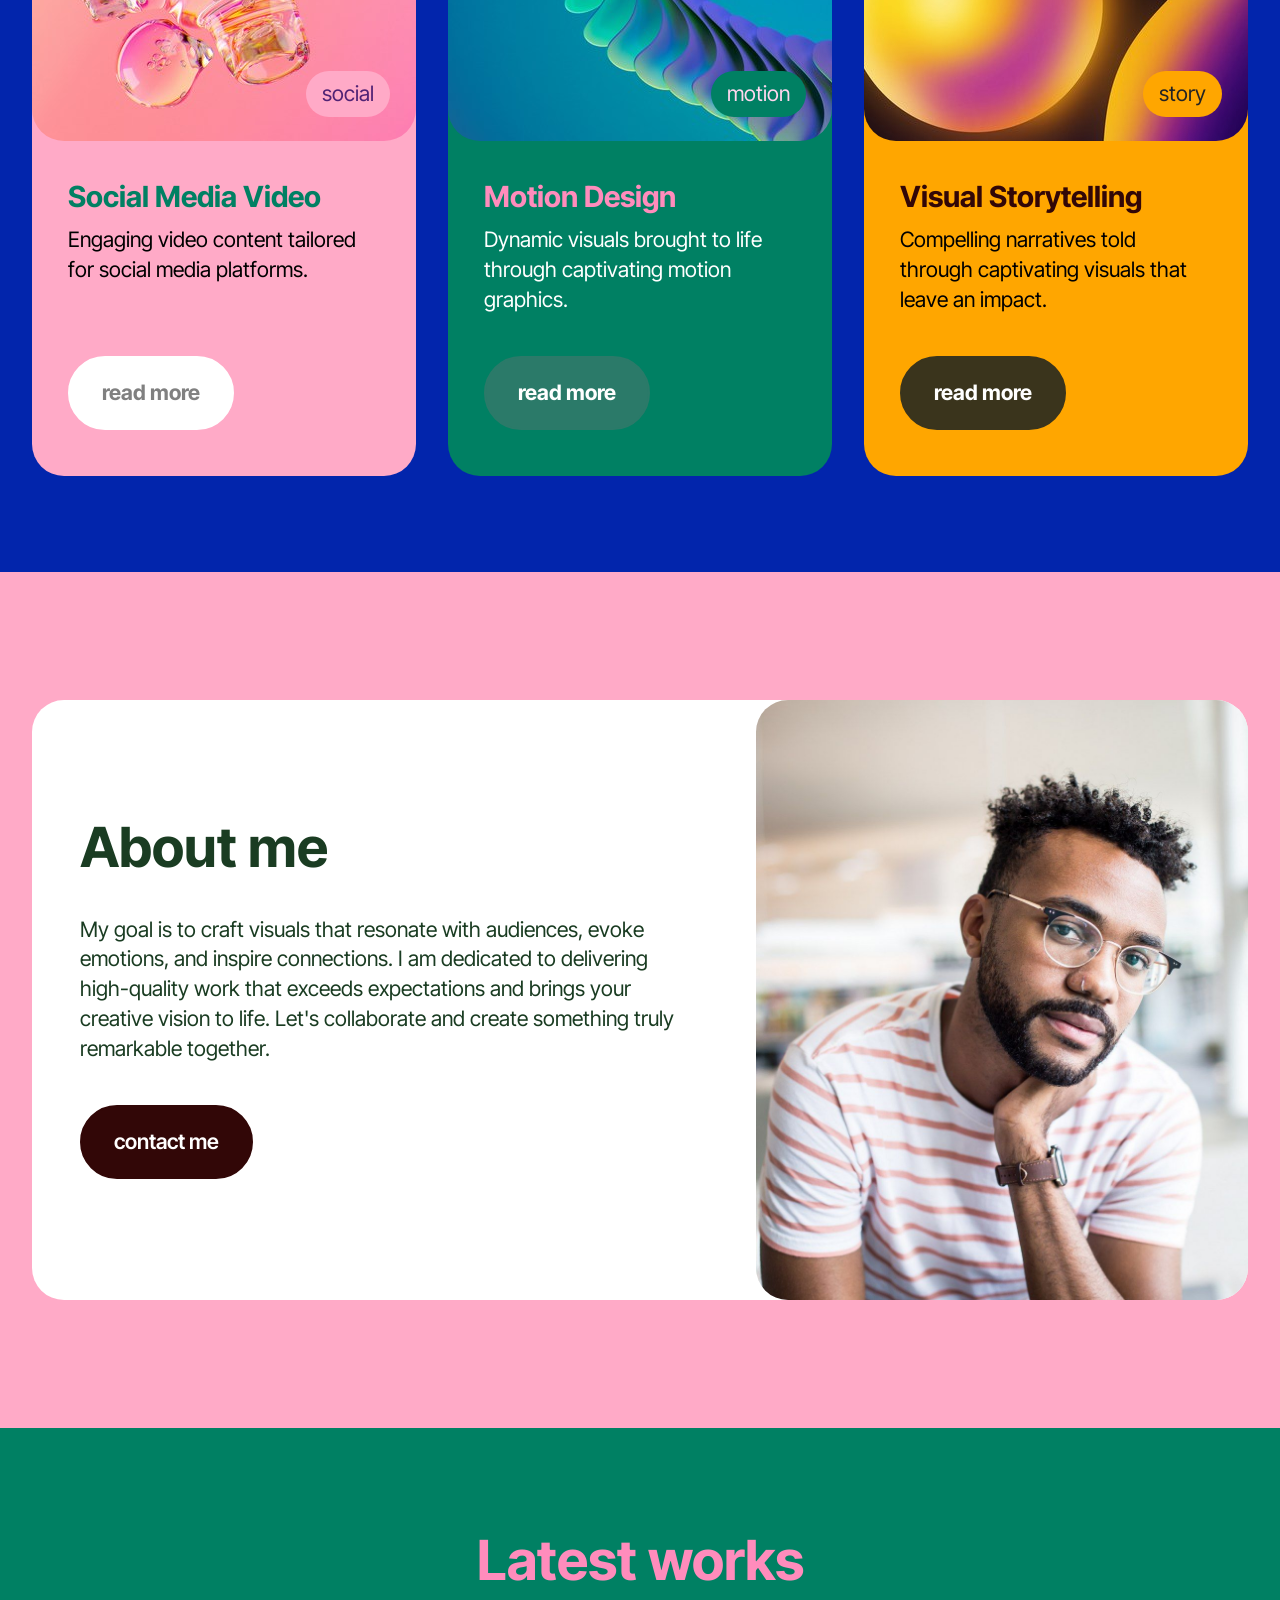
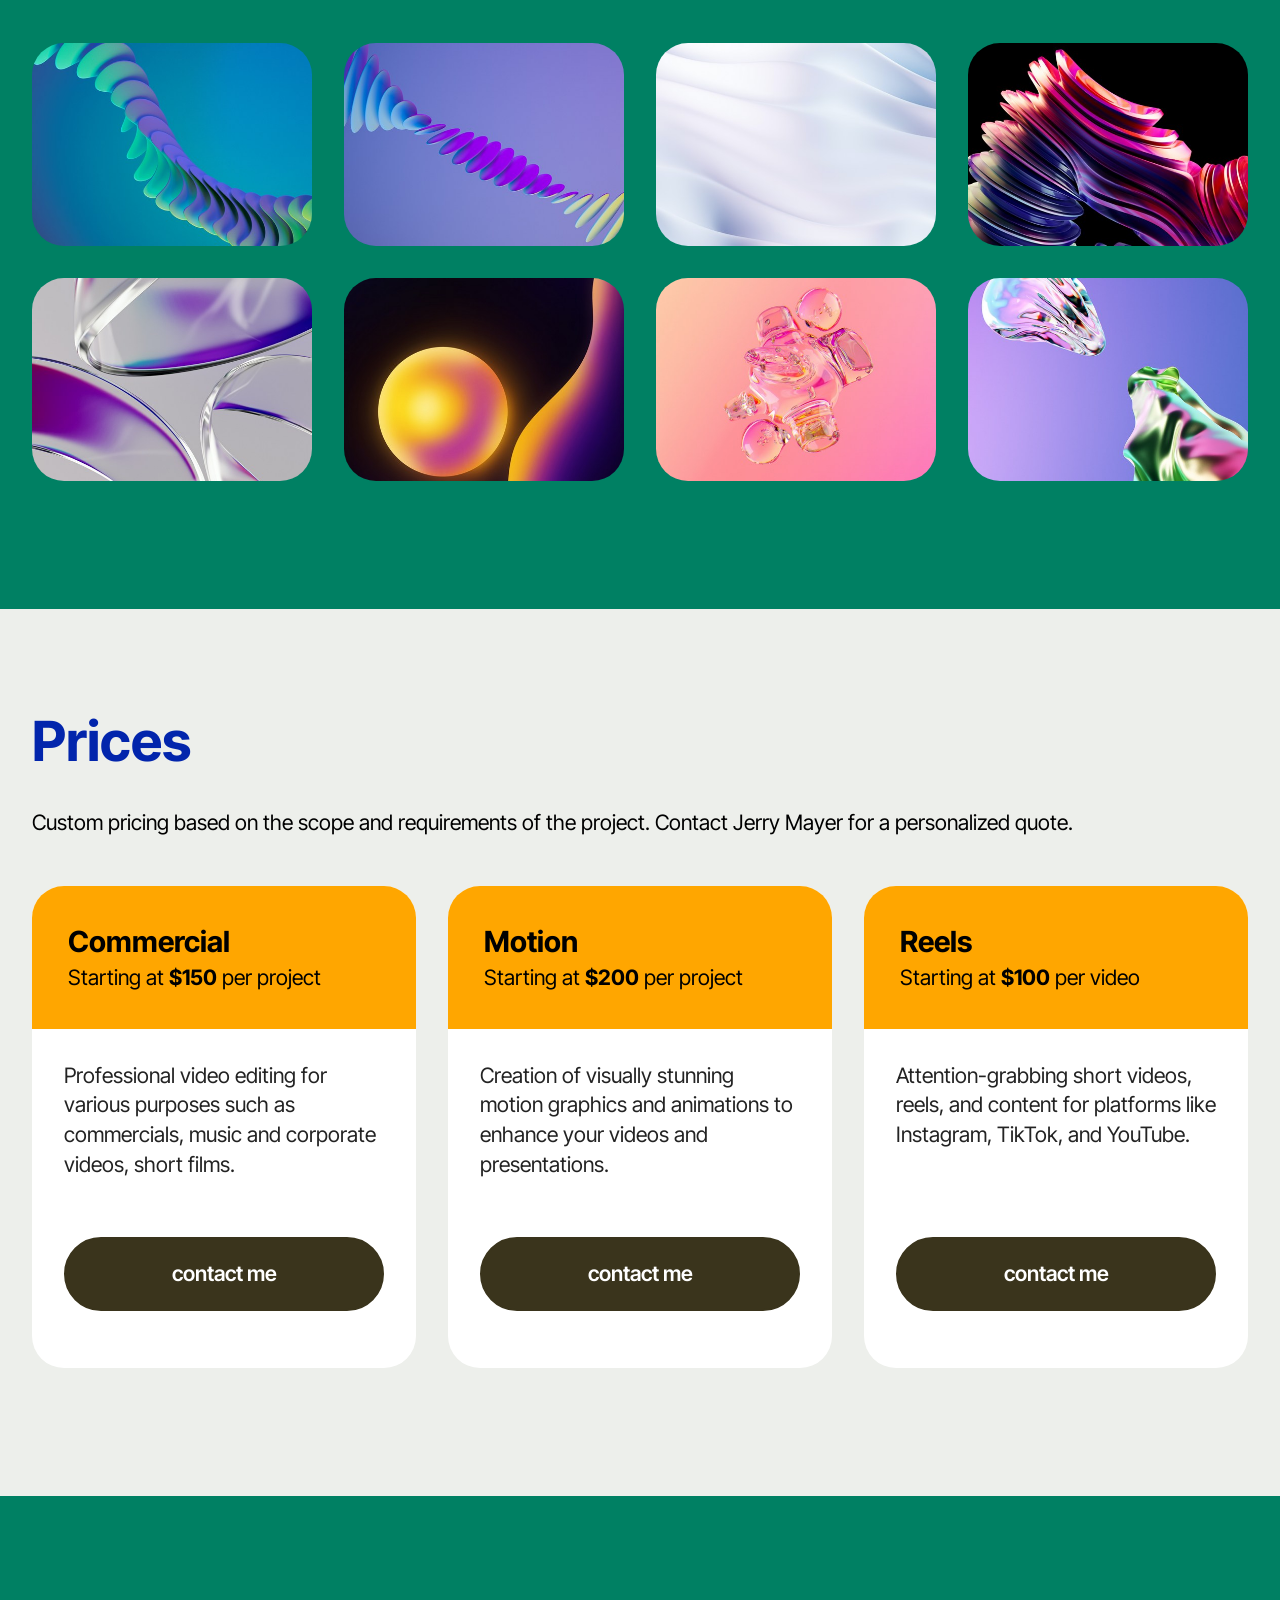
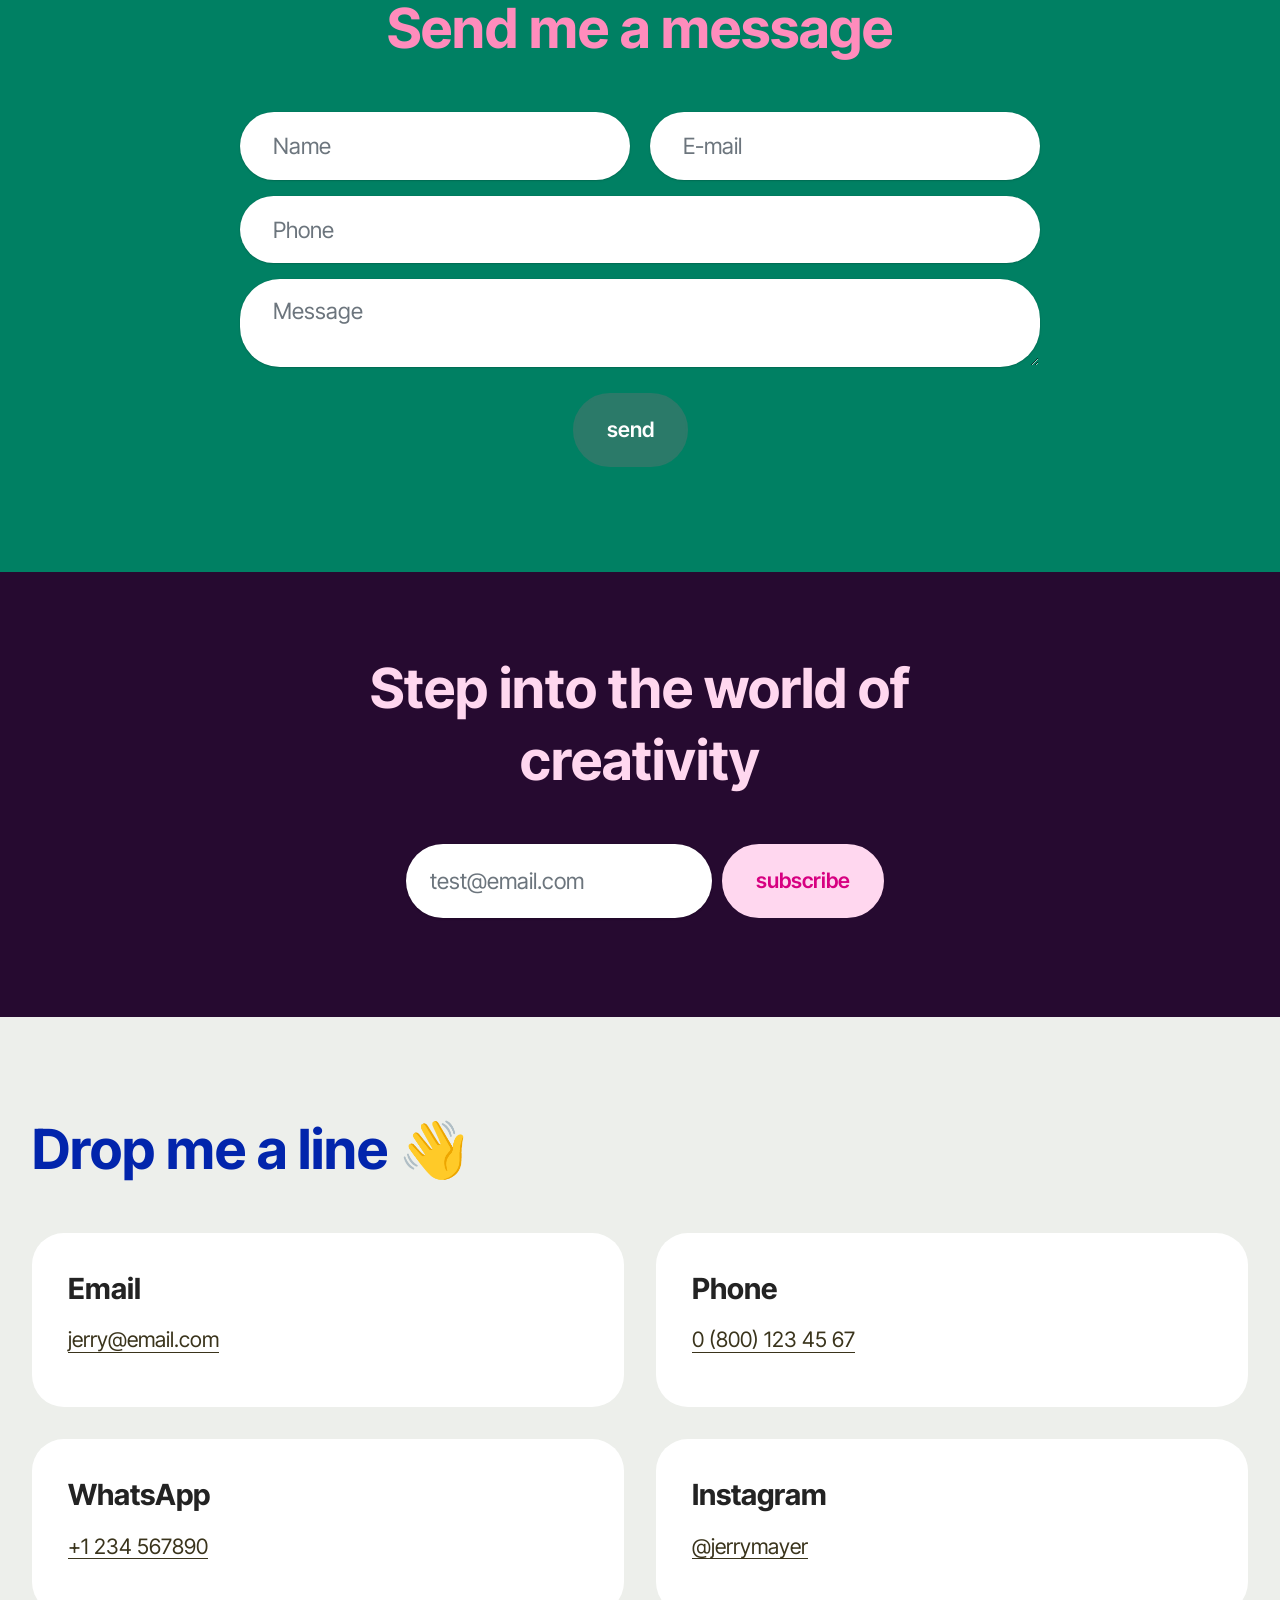
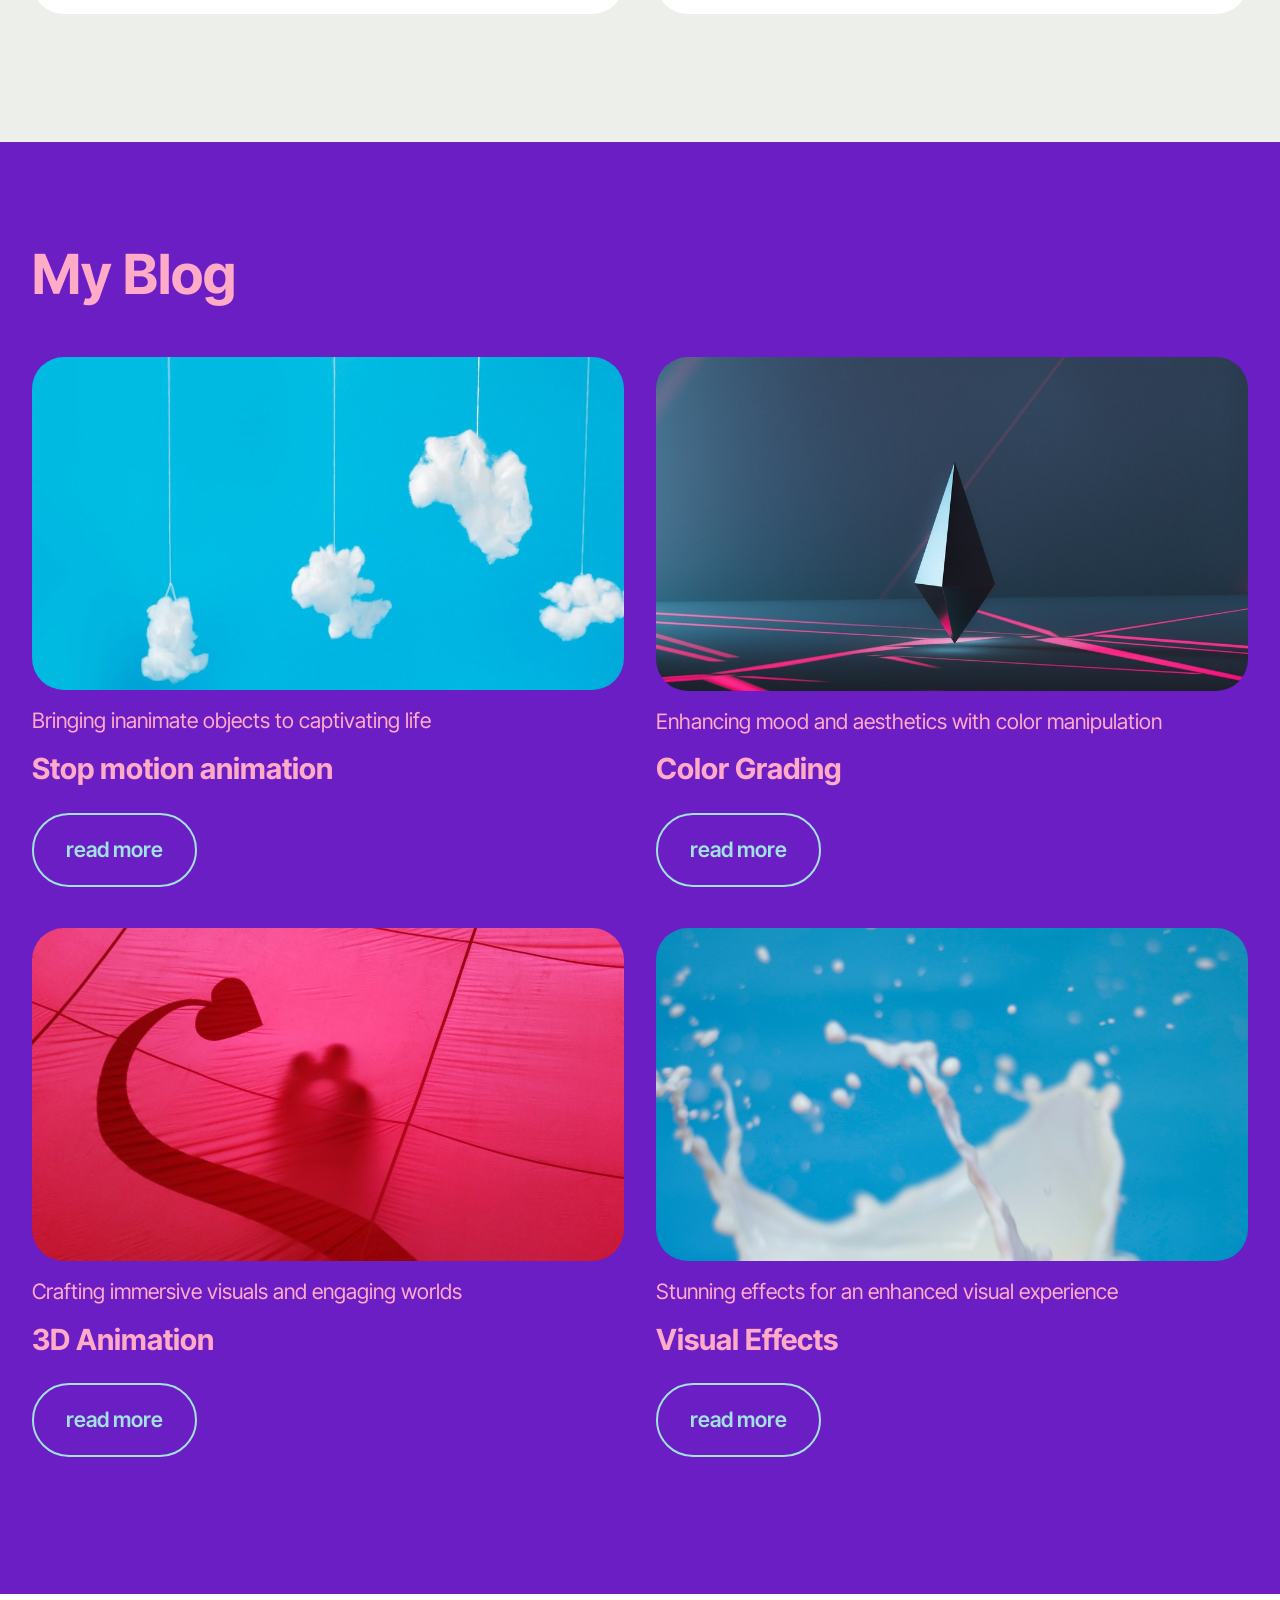
<file: page3.html>
<!DOCTYPE html>
<html  >
<head>
  <!-- Site made with Mobirise Website Builder v6.1.12, https://mobirise.com -->
  <meta charset="UTF-8">
  <meta http-equiv="X-UA-Compatible" content="IE=edge">
  <meta name="generator" content="Mobirise v6.1.12, mobirise.com">
  <meta name="viewport" content="width=device-width, initial-scale=1, minimum-scale=1">
  <link rel="shortcut icon" href="assets/images/logo.png" type="image/x-icon">
  <meta name="description" content="">
  
  
  <title>Page 3</title>
  <link rel="stylesheet" href="assets/web/assets/mobirise-icons2/mobirise2.css">
  <link rel="stylesheet" href="assets/bootstrap/css/bootstrap.min.css">
  <link rel="stylesheet" href="assets/animatecss/animate.css">
  <link rel="stylesheet" href="assets/dropdown/css/style.css">
  <link rel="stylesheet" href="assets/theme/css/style.css">
  <link rel="preload" href="https://fonts.googleapis.com/css?family=Inter+Tight:100,200,300,400,500,600,700,800,900,100i,200i,300i,400i,500i,600i,700i,800i,900i&display=swap" as="style" onload="this.onload=null;this.rel='stylesheet'">
  <noscript><link rel="stylesheet" href="https://fonts.googleapis.com/css?family=Inter+Tight:100,200,300,400,500,600,700,800,900,100i,200i,300i,400i,500i,600i,700i,800i,900i&display=swap"></noscript>
  <link rel="preload" as="style" href="assets/mobirise/css/mbr-additional.css?v=zwHD6z"><link rel="stylesheet" href="assets/mobirise/css/mbr-additional.css?v=zwHD6z" type="text/css">

  
  
  
</head>
<body>
  
  <section data-bs-version="5.1" class="menu menu3 cid-tHeG7yune1" once="menu" id="menu03-2">
	

	<nav class="navbar navbar-dropdown navbar-fixed-top navbar-expand-lg">
		<div class="container">
			<div class="navbar-brand">
				<span class="navbar-logo">
					<a href="#">
						<img src="assets/images/logo2-1.png" alt="Mobirise Website Builder" style="height: 1.6rem;">
					</a>
				</span>
				
			</div>
			<button class="navbar-toggler" type="button" data-toggle="collapse" data-bs-toggle="collapse" data-target="#navbarSupportedContent" data-bs-target="#navbarSupportedContent" aria-controls="navbarNavAltMarkup" aria-expanded="false" aria-label="Toggle navigation">
				<div class="hamburger">
					<span></span>
					<span></span>
					<span></span>
					<span></span>
				</div>
			</button>
			<div class="collapse navbar-collapse" id="navbarSupportedContent">
				<ul class="navbar-nav nav-dropdown" data-app-modern-menu="true"><li class="nav-item">
						<a class="nav-link link show text-primary display-4" href="index.html#features03-0" aria-expanded="false"><strong>services</strong></a>
					</li><li class="nav-item">
						<a class="nav-link link text-primary display-4" href="index.html#gallery01-2"><strong>portfolio</strong></a>
					</li>
					
					<li class="nav-item">
						<a class="nav-link link text-primary display-4" href="index.html#features03-6"><strong>blog</strong></a>
					</li></ul>
				
				<div class="navbar-buttons mbr-section-btn"><a class="btn btn-primary display-4" href="index.html#contacts01-5">contact me</a></div>
			</div>
		</div>
	</nav>
</section>

<section data-bs-version="5.1" class="header7 cid-tHeG8PGECK" id="header07-3">
  

  
  
  <div class="topbg"></div>
  <div class="align-center container">
    <div class="row justify-content-center">
      <div class="col-md-12 col-lg-9">
        <h1 class="mbr-section-title mbr-fonts-style mb-4 display-1"><strong>Salma Sadina</strong></h1>
        <p class="mbr-text mbr-fonts-style mb-4 display-7">Telkom University - Sistem Informasi Kota Cerdas</p>
        
      </div>
    </div>

    <div class="row mt-5 justify-content-center">
      <div class="mbr-figure col-12 col-md-12"><iframe class="mbr-embedded-video" src="https://www.youtube.com/embed/rC41a8PRwlE?rel=0&amp;amp;mute=1&amp;showinfo=0&amp;autoplay=1&amp;loop=1&amp;playlist=rC41a8PRwlE" width="1280" height="720" frameborder="0" allowfullscreen></iframe></div>
    </div>
  </div>
</section>

<section data-bs-version="5.1" class="features1 cid-tIsi3HZcCy" id="features03-0">
  

  
  
  <div class="container-fluid">
    <div class="row justify-content-center mb-5">
      <div class="col-12">
        <h3 class="mbr-section-title mbr-fonts-style align-center mb-0 display-2"><strong>Projects I make</strong></h3>
        
      </div>
    </div>
    <div class="row justify-content-center">
      <div class="col-sm-6 col-md-12 mb-3 mb-lg-0 col-lg-4">
        <div class="card-wrap card1">
          <div class="image-wrap">
            <img src="assets/images/gallery7.jpg" alt="Mobirise Website Builder">
            <div class="social-row display-7">
              <div class="soc-item tag1">
                <span class="tag1 mbr-fonts-style display-7">
                  social</span>
              </div>
            </div>
          </div>
          <div class="content-wrap">
            <h5 class="mbr-card-title card-title1 mbr-fonts-style align-left mb-2 display-5"><strong>Social Media Video</strong></h5>
            
            <p class="card-text1 mbr-fonts-style align-left mb-3 display-7">
              Engaging video content tailored for social media platforms.
            </p>
            <div class="mbr-section-btn align-left content-footer"><a class="btn article-btn btn-danger display-7" href="https://mobiri.se"><strong>read more</strong></a></div>
          </div>
        </div>
      </div>

      <div class="col-sm-6 col-md-12 mb-3 mb-lg-0 col-lg-4">
        <div class="card-wrap card2">
          <div class="image-wrap">
            <img src="assets/images/gallery1.jpg" alt="Mobirise Website Builder">
            <div class="social-row display-7">
              <div class="soc-item tag2">
                <span class="tag2 mbr-fonts-style display-7">
                  motion</span>
              </div>
            </div>
          </div>
          <div class="content-wrap">
            <h5 class="mbr-card-title card-title2 mbr-fonts-style align-left mb-2 display-5"><strong>Motion Design</strong></h5>
            
            <p class="card-text2 mbr-fonts-style align-left mb-3 display-7">
              Dynamic visuals brought to life through captivating motion graphics.<br>
            </p>
            <div class="mbr-section-btn btn-section align-left content-footer"><a class="btn article-btn btn-primary display-7" href="https://mobiri.se"><strong>read more</strong></a></div>
          </div>
        </div>
      </div>
      <div class="col-sm-6 col-md-12 mb-3 mb-lg-0 col-lg-4">
        <div class="card-wrap card3">
          <div class="image-wrap">
            <img src="assets/images/gallery6.jpg" alt="Mobirise Website Builder">
            <div class="social-row display-7">
              <div class="soc-item tag3">
                <span class="tag3 mbr-fonts-style display-7">
                  story</span>
              </div>
            </div>
          </div>
          <div class="content-wrap">
            <h5 class="mbr-card-title card-title3 mbr-fonts-style align-left mb-2 display-5"><strong>Visual Storytelling</strong></h5>
            
            <p class="card-text3 mbr-fonts-style align-left mb-3 display-7">
              Compelling narratives told through captivating visuals that leave an impact.
            </p>
            <div class="mbr-section-btn btn-section align-left content-footer"><a class="btn article-btn btn-success display-7" href="https://mobiri.se"><strong>read more</strong></a></div>
          </div>
        </div>
      </div>

      
    </div>
  </div>
</section>

<section data-bs-version="5.1" class="article05 cid-tIsj2q7oBw" id="article05-1">
  

  
  

  <div class="container">
    <div class="row justify-content-center align-items-center">
      <div class="col-12">
        <div class="card-wrapper">
          <div class="row">
            <div class="col-12 col-md-12 col-lg-5 image-wrapper">
              <img class="w-100" src="assets/images/leilani-angel-k84vnnzxmtq-unsplash-cr-1.jpg" alt="Mobirise Website Builder">
            </div>
            <div class="col-12 col-lg col-md-12">
              <div class="text-wrapper align-left">
                <h1 class="mbr-section-title mbr-fonts-style mb-4 display-2"><strong>About me</strong></h1>
                <p class="mbr-text mbr-fonts-style mb-4 display-7">
                  My goal is to craft visuals that resonate with audiences, evoke emotions, and inspire connections. I am dedicated to delivering high-quality work that exceeds expectations and brings your creative vision to life. Let's collaborate and create something truly remarkable together.<br>
                </p>
                <div class="mbr-section-btn mt-3"><a class="btn btn-lg btn-info display-7" href="https://mobiri.se">contact me</a></div>
              </div>
            </div>
          </div>
        </div>
      </div>
    </div>
  </div>
</section>

<section data-bs-version="5.1" class="gallery1 mbr-gallery cid-tIsjhWS5IM" id="gallery01-2">
    

    
    

    <div class="container-fluid">
        <div class="mbr-section-head mb-5">
            <h3 class="mbr-section-title mbr-fonts-style align-center m-0 display-2"><strong>Latest works</strong></h3>
            
        </div>
        <div class="row mbr-gallery mt-4">
            <div class="col-12 col-md-6 col-lg-3 item gallery-image active">
                <div class="item-wrapper mb-3" data-toggle="modal" data-bs-toggle="modal" data-target="#vcUJmTMaud-modal" data-bs-target="#vcUJmTMaud-modal">
                    <img class="w-100" src="assets/images/gallery1.jpg" alt="Mobirise Website Builder" data-slide-to="0" data-bs-slide-to="0" data-target="#lb-vcUJmTMaud" data-bs-target="#lb-vcUJmTMaud">
                    <div class="icon-wrapper">
                        <span class="mobi-mbri mobi-mbri-search mbr-iconfont mbr-iconfont-btn"></span>
                    </div>
                </div>
                
            </div>
            <div class="col-12 col-md-6 col-lg-3 item gallery-image">
                <div class="item-wrapper mb-3" data-toggle="modal" data-bs-toggle="modal" data-target="#vcUJmTMaud-modal" data-bs-target="#vcUJmTMaud-modal">
                    <img class="w-100" src="assets/images/gallery2.jpg" alt="Mobirise Website Builder" data-slide-to="1" data-bs-slide-to="1" data-target="#lb-vcUJmTMaud" data-bs-target="#lb-vcUJmTMaud">
                    <div class="icon-wrapper">
                        <span class="mobi-mbri mobi-mbri-search mbr-iconfont mbr-iconfont-btn"></span>
                    </div>
                </div>
                
            </div>
            <div class="col-12 col-md-6 col-lg-3 item gallery-image">
                <div class="item-wrapper mb-3" data-toggle="modal" data-bs-toggle="modal" data-target="#vcUJmTMaud-modal" data-bs-target="#vcUJmTMaud-modal">
                    <img class="w-100" src="assets/images/gallery3.jpg" alt="Mobirise Website Builder" data-slide-to="2" data-bs-slide-to="2" data-target="#lb-vcUJmTMaud" data-bs-target="#lb-vcUJmTMaud">
                    <div class="icon-wrapper">
                        <span class="mobi-mbri mobi-mbri-search mbr-iconfont mbr-iconfont-btn"></span>
                    </div>
                </div>
                
            </div>
            <div class="col-12 col-md-6 col-lg-3 item gallery-image">
                <div class="item-wrapper mb-3" data-toggle="modal" data-bs-toggle="modal" data-target="#vcUJmTMaud-modal" data-bs-target="#vcUJmTMaud-modal">
                    <img class="w-100" src="assets/images/gallery4.jpg" alt="Mobirise Website Builder" data-slide-to="3" data-bs-slide-to="3" data-target="#lb-vcUJmTMaud" data-bs-target="#lb-vcUJmTMaud">
                    <div class="icon-wrapper">
                        <span class="mobi-mbri mobi-mbri-search mbr-iconfont mbr-iconfont-btn"></span>
                    </div>
                </div>
                
            </div>
            <div class="col-12 col-md-6 col-lg-3 item gallery-image">
                <div class="item-wrapper mb-3" data-toggle="modal" data-bs-toggle="modal" data-target="#vcUJmTMaud-modal" data-bs-target="#vcUJmTMaud-modal">
                    <img class="w-100" src="assets/images/gallery5.jpg" alt="Mobirise Website Builder" data-slide-to="4" data-bs-slide-to="4" data-target="#lb-vcUJmTMaud" data-bs-target="#lb-vcUJmTMaud">
                    <div class="icon-wrapper">
                        <span class="mobi-mbri mobi-mbri-search mbr-iconfont mbr-iconfont-btn"></span>
                    </div>
                </div>
                
            </div>
            <div class="col-12 col-md-6 col-lg-3 item gallery-image">
                <div class="item-wrapper mb-3" data-toggle="modal" data-bs-toggle="modal" data-target="#vcUJmTMaud-modal" data-bs-target="#vcUJmTMaud-modal">
                    <img class="w-100" src="assets/images/gallery6.jpg" alt="Mobirise Website Builder" data-slide-to="5" data-bs-slide-to="5" data-target="#lb-vcUJmTMaud" data-bs-target="#lb-vcUJmTMaud">
                    <div class="icon-wrapper">
                        <span class="mobi-mbri mobi-mbri-search mbr-iconfont mbr-iconfont-btn"></span>
                    </div>
                </div>
                
            </div>
            <div class="col-12 col-md-6 col-lg-3 item gallery-image">
                <div class="item-wrapper mb-3" data-toggle="modal" data-bs-toggle="modal" data-target="#vcUJmTMaud-modal" data-bs-target="#vcUJmTMaud-modal">
                    <img class="w-100" src="assets/images/gallery7.jpg" alt="Mobirise Website Builder" data-slide-to="6" data-bs-slide-to="6" data-target="#lb-vcUJmTMaud" data-bs-target="#lb-vcUJmTMaud">
                    <div class="icon-wrapper">
                        <span class="mobi-mbri mobi-mbri-search mbr-iconfont mbr-iconfont-btn"></span>
                    </div>
                </div>
                
            </div><div class="col-12 col-md-6 col-lg-3 item gallery-image">
                <div class="item-wrapper mb-3" data-toggle="modal" data-bs-toggle="modal" data-target="#vcUJmTMaud-modal" data-bs-target="#vcUJmTMaud-modal">
                    <img class="w-100" src="assets/images/gallery8.jpg" alt="Mobirise Website Builder" data-slide-to="7" data-bs-slide-to="7" data-target="#lb-vcUJmTMaud" data-bs-target="#lb-vcUJmTMaud">
                    <div class="icon-wrapper">
                        <span class="mobi-mbri mobi-mbri-search mbr-iconfont mbr-iconfont-btn"></span>
                    </div>
                </div>
                
            </div>
            
        </div>

        <div class="modal mbr-slider" tabindex="-1" role="dialog" aria-hidden="true" id="vcUJmTMaud-modal">
            <div class="modal-dialog" role="document">
                <div class="modal-content">
                    <div class="modal-body">
                        <div class="carousel slide" id="lb-vcUJmTMaud" data-ride="carousel" data-bs-ride="carousel" data-interval="3000" data-bs-interval="3000">
                            <div class="carousel-inner">
                                <div class="carousel-item active">
                                    <img class="d-block w-100" src="assets/images/gallery1.jpg" alt="Mobirise Website Builder">
                                </div>
                                <div class="carousel-item">
                                    <img class="d-block w-100" src="assets/images/gallery2.jpg" alt="Mobirise Website Builder">
                                </div>
                                <div class="carousel-item">
                                    <img class="d-block w-100" src="assets/images/gallery3.jpg" alt="Mobirise Website Builder">
                                </div>
                                <div class="carousel-item">
                                    <img class="d-block w-100" src="assets/images/gallery4.jpg" alt="Mobirise Website Builder">
                                </div>
                                <div class="carousel-item">
                                    <img class="d-block w-100" src="assets/images/gallery5.jpg" alt="Mobirise Website Builder">
                                </div>
                                <div class="carousel-item">
                                    <img class="d-block w-100" src="assets/images/gallery6.jpg" alt="Mobirise Website Builder">
                                </div>
                                <div class="carousel-item">
                                    <img class="d-block w-100" src="assets/images/gallery7.jpg" alt="Mobirise Website Builder">
                                </div><div class="carousel-item">
                                    <img class="d-block w-100" src="assets/images/gallery8.jpg" alt="Mobirise Website Builder">
                                </div>
                                
                            </div>
                            <ol class="carousel-indicators">
                                <li data-slide-to="0" data-bs-slide-to="0" class="active" data-target="#lb-vcUJmTMaud" data-bs-target="#lb-vcUJmTMaud"></li>
                                <li data-slide-to="1" data-bs-slide-to="1" data-target="#lb-vcUJmTMaud" data-bs-target="#lb-vcUJmTMaud"></li>
                                <li data-slide-to="2" data-bs-slide-to="2" data-target="#lb-vcUJmTMaud" data-bs-target="#lb-vcUJmTMaud"></li>
                                <li data-slide-to="3" data-bs-slide-to="3" data-target="#lb-vcUJmTMaud" data-bs-target="#lb-vcUJmTMaud"></li>
                                <li data-slide-to="4" data-bs-slide-to="4" data-target="#lb-vcUJmTMaud" data-bs-target="#lb-vcUJmTMaud"></li>
                                <li data-slide-to="5" data-bs-slide-to="5" data-target="#lb-vcUJmTMaud" data-bs-target="#lb-vcUJmTMaud"></li>
                                <li data-slide-to="6" data-bs-slide-to="6" data-target="#lb-vcUJmTMaud" data-bs-target="#lb-vcUJmTMaud"></li>
                                <li data-slide-to="7" data-bs-slide-to="7" data-target="#lb-vcUJmTMaud" data-bs-target="#lb-vcUJmTMaud"></li>
                            </ol>
                            <a role="button" href="" class="close" data-dismiss="modal" data-bs-dismiss="modal" aria-label="Close">
                            </a>
                            <a class="carousel-control-prev carousel-control" role="button" data-slide="prev" data-bs-slide="prev" href="#lb-vcUJmTMaud">
                                <span class="mobi-mbri mobi-mbri-arrow-prev" aria-hidden="true"></span>
                                <span class="sr-only visually-hidden">Previous</span>
                            </a>
                            <a class="carousel-control-next carousel-control" role="button" data-slide="next" data-bs-slide="next" href="#lb-vcUJmTMaud">
                                <span class="mobi-mbri mobi-mbri-arrow-next" aria-hidden="true"></span>
                                <span class="sr-only visually-hidden">Next</span>
                            </a>
                        </div>
                    </div>
                </div>
            </div>
        </div>
    </div>
</section>

<section data-bs-version="5.1" class="pricing1 cid-tIsjMsRA0K" id="pricing01-3">
  
  
  <div class="container">
    <div class="mbr-section-head mb-5">
      <h4 class="mbr-section-title mbr-fonts-style align-left mb-0 display-2">
        <strong>Prices</strong>
      </h4>
      <h5 class="mbr-section-subtitle mbr-fonts-style align-left mt-4 mb-0 display-7">Custom pricing based on the scope and requirements of the project. Contact Jerry Mayer for a personalized quote.</h5>
    </div>
    <div class="row mt-4"> 
      <div class="item features-without-image col-12 col-md-6 col-lg-4 item-mb">
        <div class="item-wrapper">
          <div class="item-head">
            <h5 class="item-title mbr-fonts-style mb-0 display-5">
              <strong>Commercial</strong>
            </h5>
            <h6 class="item-subtitle mbr-fonts-style mt-0 mb-0 display-7">Starting at <strong>$150</strong> per project</h6>
          </div>
          <div class="item-content">
            <p class="mbr-text mbr-fonts-style display-7">
              Professional video editing for various purposes such as commercials, music and corporate videos, short films.
            </p>
          </div>
          <div class="mbr-section-btn item-footer"><a href="index.html#contacts01-5" class="btn item-btn btn-success display-7">contact me</a></div>
        </div>
      </div>

      <div class="item features-without-image col-12 col-md-6 col-lg-4 item-mb">
        <div class="item-wrapper">
          <div class="item-head">
            <h5 class="item-title mbr-fonts-style mb-0 display-5">
              <strong>Motion</strong>
            </h5>
            <h6 class="item-subtitle mbr-fonts-style mt-0 mb-0 display-7">Starting at <strong>$200</strong> per project</h6>
          </div>
          <div class="item-content">
            <p class="mbr-text mbr-fonts-style display-7">
              Creation of visually stunning motion graphics and animations to enhance your videos and presentations.
            </p>
          </div>
          <div class="mbr-section-btn item-footer"><a href="index.html#contacts01-5" class="btn item-btn btn-success display-7">contact me</a></div>
        </div>
      </div>

      <div class="item features-without-image col-12 col-md-6 col-lg-4 item-mb">
        <div class="item-wrapper">
          <div class="item-head">
            <h5 class="item-title mbr-fonts-style mb-0 display-5">
              <strong>Reels</strong>
            </h5>
            <h6 class="item-subtitle mbr-fonts-style mt-0 mb-0 display-7">Starting at <strong>$100</strong> per video</h6>
          </div>
          <div class="item-content">
            <p class="mbr-text mbr-fonts-style display-7">
              Attention-grabbing short videos, reels, and content for platforms like Instagram, TikTok, and YouTube.
            </p>
          </div>
          <div class="mbr-section-btn item-footer"><a href="index.html#contacts01-5" class="btn item-btn btn-success display-7">contact me</a></div>
        </div>
      </div>
      
    </div>
  </div>
</section>

<section data-bs-version="5.1" class="form5 cid-tIskrx6sZd" id="form02-4">
    
    
    <div class="container">
        <div class="mbr-section-head mb-5">
            <h3 class="mbr-section-title mbr-fonts-style align-center mb-0 display-2"><strong>Send me a message</strong></h3>
            
        </div>
        <div class="row justify-content-center mt-4">
            <div class="col-lg-8 mx-auto mbr-form" data-form-type="formoid">
                <form action="https://mobirise.eu/" method="POST" class="mbr-form form-with-styler" data-form-title="Form Name"><input type="hidden" name="email" data-form-email="true" value="Kn3VBymfqoFQovragcAH7vdSeqYPXb0Zrh2Nqp3S3agdxtzv3rXox7yEL9K438HAu4UGnNB0u5YRDSDGQkt0yKsr377G2RdjT7bA17wojfHi4wZeNYZE2AVxSJKtNxOs">
                    <div class="row">
                        <div hidden="hidden" data-form-alert="" class="alert alert-success col-12">Thanks for filling out the form!</div>
                        <div hidden="hidden" data-form-alert-danger="" class="alert alert-danger col-12">
                            Oops...! some problem!
                        </div>
                    </div>
                    <div class="dragArea row">
                        <div class="col-md col-sm-12 form-group mb-3" data-for="name">
                            <input type="text" name="name" placeholder="Name" data-form-field="name" class="form-control" value="" id="name-form02-4">
                        </div>
                        <div class="col-md col-sm-12 form-group mb-3" data-for="email">
                            <input type="email" name="email" placeholder="E-mail" data-form-field="email" class="form-control" value="" id="email-form02-4">
                        </div>
                        <div class="col-12 form-group mb-3" data-for="phone">
                            <input type="tel" name="phone" placeholder="Phone" data-form-field="phone" class="form-control" value="" id="phone-form02-4">
                        </div>
                        <div class="col-12 form-group mb-3" data-for="textarea">
                            <textarea name="textarea" placeholder="Message" data-form-field="textarea" class="form-control" id="textarea-form02-4"></textarea>
                        </div>
                        <div class="col-lg-12 col-md-12 col-sm-12 align-center mbr-section-btn"><button type="submit" class="btn btn-primary display-7">send</button></div>
                    </div>
                </form>
            </div>
        </div>
    </div>
</section>

<section data-bs-version="5.1" class="form1 cid-tIsokmLLOC" id="form01-7">
	

	

	<div class="container">
		<div class="row content-wrapper justify-content-center">
			<div class="col-lg-7 mbr-form">
				<div class="col-lg-12 col-md-12 col-sm-12">
					<h5 class="mbr-section-title mbr-fonts-style mb-5 display-2">
						<strong>Step into the world of creativity</strong>
					</h5>
				</div>

				<div class="text-wrapper align-left" data-form-type="formoid">
					<!--Formbuilder Form-->
					<form action="https://mobirise.eu/" method="POST" class="mbr-form form-with-styler" data-form-title="Form Name"><input type="hidden" name="email" data-form-email="true" value="AXqLy1G27D804xFWfQlh34rp1MO/Us5mmqKv58idXZHQG7Pw+NcowN3W69B/qiuCTDolV6zeP0vhdsOtbxckIn0mtCCOD+OpaHH9+ZvmFJWO1gZAeMGxbflFlDwoH4wV">
						<div class="row">
							<div hidden="hidden" data-form-alert="" class="alert alert-success col-12">Thanks for filling out the form!</div>
							<div hidden="hidden" data-form-alert-danger="" class="alert alert-danger col-12">
								Oops...! some problem!
							</div>
						</div>
						<div class="dragArea row">
							<div data-for="email" class="col-lg-6 col-md-6 col-sm-12 form-group">
								<input type="email" name="email" placeholder="test@email.com" data-form-field="email" class="form-control display-7" value="" id="email-form01-7">
							</div>
							<div class="col-auto mbr-section-btn"><button type="submit" class="w-100 w-100 w-100 w-100 w-100 w-100 btn btn-secondary display-7">subscribe</button></div>
						</div>
					</form>
					<!--Formbuilder Form-->
				</div>
			</div>
		</div>
	</div>
</section>

<section data-bs-version="5.1" class="contacts01 cid-tIsl0U2P9c" id="contacts01-5">
    

    
    
    <div class="container">
        <div class="mbr-section-head mb-5">
            <h3 class="mbr-section-title mbr-fonts-style align-center mb-0 display-2"><strong>Drop me a line 👋</strong></h3>
            
        </div>
        <div class="row">
            <div class="item features-without-image col-12 col-md-6 active">
                <div class="item-wrapper">
                    <div class="text-wrapper">
                        <h6 class="card-title mbr-fonts-style mb-3 display-5">
                            <strong>Email</strong>
                        </h6>
                        <p class="mbr-text mbr-fonts-style display-7">
                            <a href="mailto:jerry@email.com" class="text-success text-primary">jerry@email.com</a>
                        </p>
                    </div>
                </div>
            </div><div class="item features-without-image col-12 col-md-6">
                <div class="item-wrapper">
                    <div class="text-wrapper">
                        <h6 class="card-title mbr-fonts-style mb-3 display-5">
                            <strong>Phone</strong>
                        </h6>
                        <p class="mbr-text mbr-fonts-style display-7">
                            <a href="tel:0(800)1234567" class="text-success text-primary">0 (800) 123 45 67</a>
                        </p>
                    </div>
                </div>
            </div>
            
            <div class="item features-without-image col-12 col-md-6">
                <div class="item-wrapper">
                    <div class="text-wrapper">
                        <h6 class="card-title mbr-fonts-style mb-3 display-5"><strong>WhatsApp</strong></h6>
                        <p class="mbr-text mbr-fonts-style display-7">
                            <a href="https://wa.me/1234567890" class="text-success">+1 234 567890</a>
                        </p>
                    </div>
                </div>
            </div>
            <div class="item features-without-image col-12 col-md-6">
                <div class="item-wrapper">
                    <div class="text-wrapper">
                        <h6 class="card-title mbr-fonts-style mb-3 display-5">
                            <strong>Instagram</strong></h6>
                        <p class="mbr-text mbr-fonts-style display-7"><a href="https://www.instagram.com/jerrymayer/" class="text-success">@jerrymayer</a></p>
                    </div>
                </div>
            </div>
        </div>
    </div>
</section>

<section data-bs-version="5.1" class="features03 cid-tIsljcLokI" id="features03-6">
	
	
	<div class="container-fluid">
		<div class="mbr-section-head mb-5">
			<h4 class="mbr-section-title mbr-fonts-style align-center mb-0 display-2"><strong>My Blog</strong></h4>
			
		</div>
		<div class="row">
			<div class="item features-image col-12 col-md-6 col-lg-6 active">
				<div class="item-wrapper">
					<div class="item-img mb-3">
						<img src="assets/images/mae-mu-xtrl02zuzxe-unsplash.jpg" alt="Mobirise Website Builder" title="">
					</div>
					<div class="item-content align-left">
						<h5 class="item-title mbr-fonts-style mt-0 mb-3 display-7">Bringing inanimate objects to captivating life</h5>
						<h6 class="item-subtitle mbr-fonts-style mb-3 display-5"><strong>Stop motion animation</strong></h6>
						
						<div class="mbr-section-btn item-footer"><a href="" class="btn item-btn btn-warning-outline display-7">read more</a></div>
					</div>
				</div>
			</div>
			<div class="item features-image col-12 col-md-6 col-lg-6">
				<div class="item-wrapper">
					<div class="item-img mb-3">
						<img src="assets/images/milad-fakurian-wnshbf-btbo-unsplash.jpg" alt="Mobirise Website Builder" title="" data-slide-to="1" data-bs-slide-to="1">
					</div>
					<div class="item-content align-left">
						<h5 class="item-title mbr-fonts-style mb-3 mt-0 display-7">Enhancing mood and aesthetics with color manipulation</h5>
						<h6 class="item-subtitle mbr-fonts-style mb-3 display-5"><strong>Color Grading</strong></h6>
						
						<div class="mbr-section-btn item-footer"><a href="" class="btn item-btn btn-warning-outline display-7">read more</a></div>
					</div>
				</div>
			</div>
			<div class="item features-image col-12 col-md-6 col-lg-6">
				<div class="item-wrapper">
					<div class="item-img mb-3">
						<img src="assets/images/kevin-cloney-2zak5fp-p3o-unsplash.jpg" alt="Mobirise Website Builder" title="" data-slide-to="2" data-bs-slide-to="2">
					</div>
					<div class="item-content align-left">
						<h5 class="item-title mbr-fonts-style mb-3 mt-0 display-7">Crafting immersive visuals and engaging worlds</h5>
						<h6 class="item-subtitle mbr-fonts-style mt-0 mb-3 display-5"><strong>3D Animation</strong></h6>
						
						<div class="mbr-section-btn item-footer"><a href="" class="btn item-btn btn-warning-outline display-7">read more</a></div>
					</div>
				</div>
			</div>
			<div class="item features-image col-12 col-md-6 col-lg-6">
				<div class="item-wrapper">
					<div class="item-img mb-3">
						<img src="assets/images/daniela-diaz-u0lqnabx2he-unsplash.jpg" alt="Mobirise Website Builder" title="" data-slide-to="3" data-bs-slide-to="3">
					</div>
					<div class="item-content align-left">
						<h5 class="item-title mbr-fonts-style mb-3 mt-0 display-7">Stunning effects for an enhanced visual experience</h5>
						<h6 class="item-subtitle mbr-fonts-style mt-0 mb-3 display-5"><strong>Visual Effects</strong></h6>
						
						<div class="mbr-section-btn item-footer"><a href="" class="btn item-btn btn-warning-outline display-7">read more</a></div>
					</div>
				</div>
			</div>
		</div>
	</div>
</section><section class="display-7" style="padding: 0;align-items: center;justify-content: center;flex-wrap: wrap;    align-content: center;display: flex;position: relative;height: 4rem;"><a href="https://mobiri.se/4546684" style="flex: 1 1;height: 4rem;position: absolute;width: 100%;z-index: 1;"><img alt="" style="height: 4rem;" src="[data-uri]"></a><p style="margin: 0;text-align: center;" class="display-7">&#8204;</p><a style="z-index:1" href="https://mobirise.com/drag-drop-website-builder.html">Drag & Drop Website Builder</a></section><script src="assets/bootstrap/js/bootstrap.bundle.min.js"></script>  <script src="assets/smoothscroll/smooth-scroll.js"></script>  <script src="assets/ytplayer/index.js"></script>  <script src="assets/dropdown/js/navbar-dropdown.js"></script>  <script src="assets/theme/js/script.js"></script>  <script src="assets/formoid/formoid.min.js"></script>  
  
  
  <input name="animation" type="hidden">
  </body>
</html>
</file>
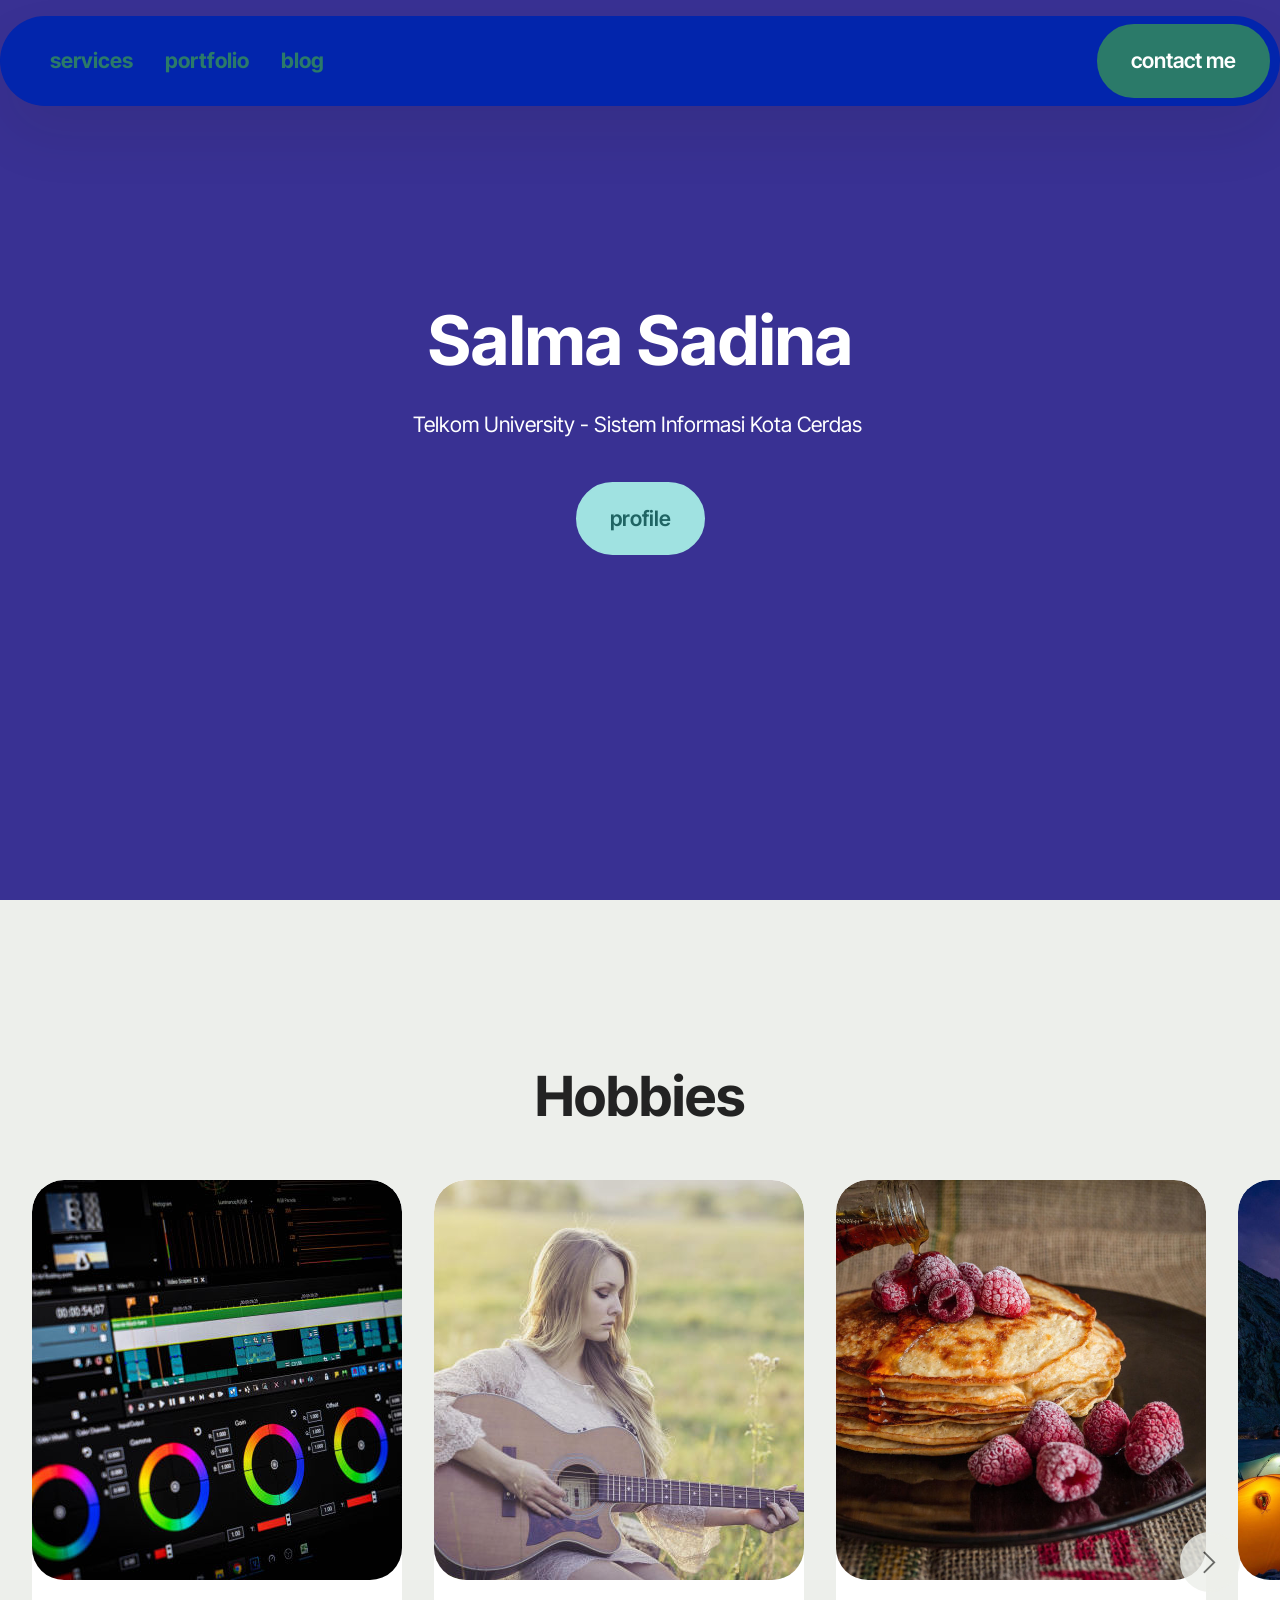
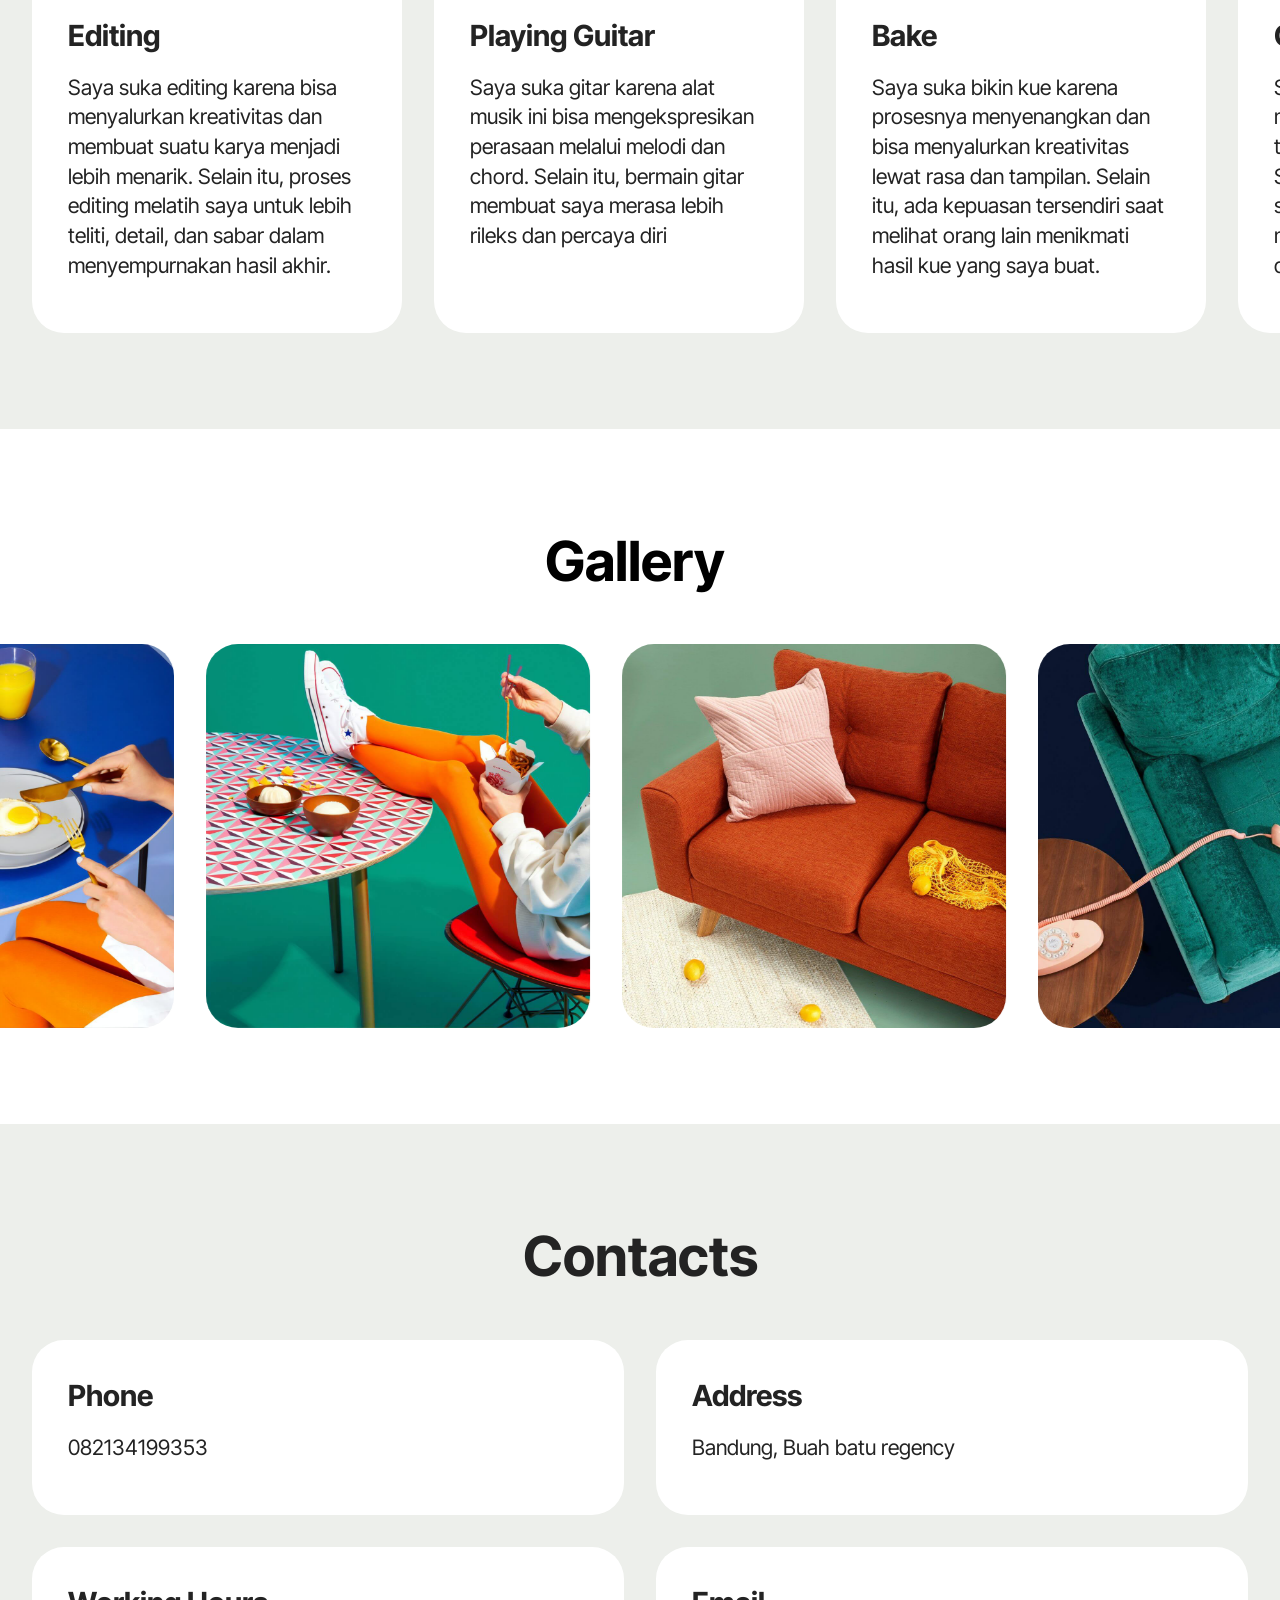
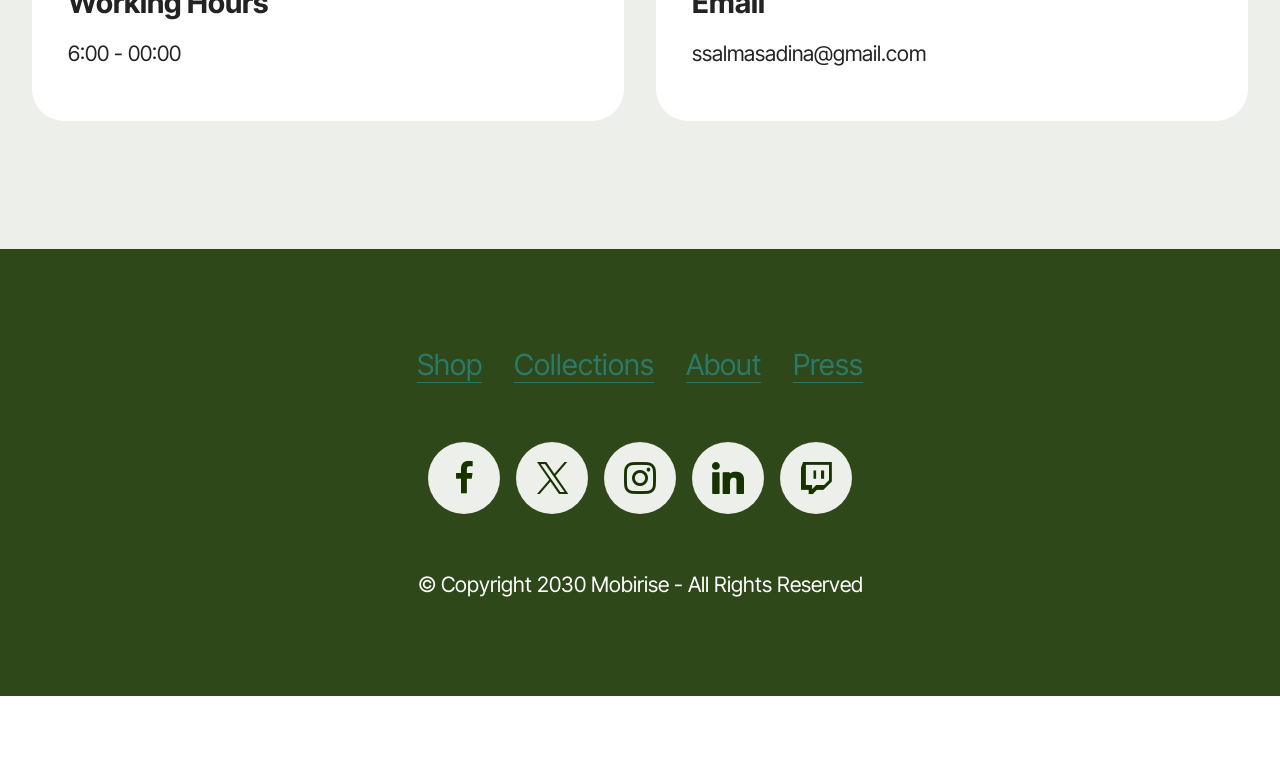
<file: page4.html>
<!DOCTYPE html>
<html  >
<head>
  <!-- Site made with Mobirise Website Builder v6.1.12, https://mobirise.com -->
  <meta charset="UTF-8">
  <meta http-equiv="X-UA-Compatible" content="IE=edge">
  <meta name="generator" content="Mobirise v6.1.12, mobirise.com">
  <meta name="viewport" content="width=device-width, initial-scale=1, minimum-scale=1">
  <link rel="shortcut icon" href="assets/images/logo.png" type="image/x-icon">
  <meta name="description" content="">
  
  
  <title>Page 4</title>
  <link rel="stylesheet" href="assets/web/assets/mobirise-icons2/mobirise2.css">
  <link rel="stylesheet" href="assets/bootstrap/css/bootstrap.min.css">
  <link rel="stylesheet" href="assets/animatecss/animate.css">
  <link rel="stylesheet" href="assets/dropdown/css/style.css">
  <link rel="stylesheet" href="assets/socicon/css/styles.css">
  <link rel="stylesheet" href="assets/theme/css/style.css">
  <link rel="preload" href="https://fonts.googleapis.com/css?family=Inter+Tight:100,200,300,400,500,600,700,800,900,100i,200i,300i,400i,500i,600i,700i,800i,900i&display=swap" as="style" onload="this.onload=null;this.rel='stylesheet'">
  <noscript><link rel="stylesheet" href="https://fonts.googleapis.com/css?family=Inter+Tight:100,200,300,400,500,600,700,800,900,100i,200i,300i,400i,500i,600i,700i,800i,900i&display=swap"></noscript>
  <link rel="preload" as="style" href="assets/mobirise/css/mbr-additional.css?v=Wq7PeM"><link rel="stylesheet" href="assets/mobirise/css/mbr-additional.css?v=Wq7PeM" type="text/css">

  
  
  
</head>
<body>
  
  <section data-bs-version="5.1" class="menu menu3 cid-tHeG7yune1" once="menu" id="menu03-1t">
	

	<nav class="navbar navbar-dropdown navbar-fixed-top navbar-expand-lg">
		<div class="container">
			<div class="navbar-brand">
				<span class="navbar-logo">
					<a href="#">
						<img src="assets/images/logo2-1.png" alt="Mobirise Website Builder" style="height: 1.6rem;">
					</a>
				</span>
				
			</div>
			<button class="navbar-toggler" type="button" data-toggle="collapse" data-bs-toggle="collapse" data-target="#navbarSupportedContent" data-bs-target="#navbarSupportedContent" aria-controls="navbarNavAltMarkup" aria-expanded="false" aria-label="Toggle navigation">
				<div class="hamburger">
					<span></span>
					<span></span>
					<span></span>
					<span></span>
				</div>
			</button>
			<div class="collapse navbar-collapse" id="navbarSupportedContent">
				<ul class="navbar-nav nav-dropdown" data-app-modern-menu="true"><li class="nav-item">
						<a class="nav-link link show text-primary display-4" href="index.html#features03-0" aria-expanded="false"><strong>services</strong></a>
					</li><li class="nav-item">
						<a class="nav-link link text-primary display-4" href="index.html#gallery01-2"><strong>portfolio</strong></a>
					</li>
					
					<li class="nav-item">
						<a class="nav-link link text-primary display-4" href="index.html#features03-6"><strong>blog</strong></a>
					</li></ul>
				
				<div class="navbar-buttons mbr-section-btn"><a class="btn btn-primary display-4" href="index.html#contacts01-5">contact me</a></div>
			</div>
		</div>
	</nav>
</section>

<section data-bs-version="5.1" class="header19 cid-vcUC2tjUt6 mbr-fullscreen" id="header19-1v">
  

  
  
  <div class="container">
    <div class="row">
      <div class="content-wrap col-12 col-md-8">
        <h1 class="mbr-section-title mbr-fonts-style mb-4 display-1"><strong>Salma Sadina</strong></h1>
        <p class="mbr-fonts-style mbr-text mb-4 display-7">Telkom University - Sistem Informasi Kota Cerdas&nbsp;</p>
        <div class="mbr-section-btn"><a class="btn btn-warning display-7" href="https://mobiri.se">profile</a></div>
        <p class="mbr-fonts-style mbr-description mt-4 display-7"></p>
      </div>
    </div>
  </div>
</section>

<section data-bs-version="5.1" class="features017 mbr-embla cid-vcUChjTqDr" id="features017-1w">
	
	
	<div class="position-relative">
		<div class="container-fluid">
			<div class="row justify-content-center">
				<div class="col-12 content-head">
					<div class="mbr-section-head mb-5">
						<h4 class="mbr-section-title mbr-fonts-style align-center mb-0 display-2"><strong>Hobbies</strong></h4>
						<h5 class="mbr-section-subtitle mbr-fonts-style align-center mb-0 mt-4 display-7"></h5>
					</div>
				</div>
			</div>
		</div>

		<div class="embla" data-skip-snaps="true" data-align="center" data-contain-scroll="trimSnaps" data-auto-play-interval="5" data-draggable="true">
			<div class="embla__viewport container-fluid">
				<div class="embla__container">
					<div class="embla__slide slider-image item active" style="margin-left: 1rem; margin-right: 1rem;">
						<div class="slide-content">
							<div class="item-img">
								<div class="item-wrapper">
									<img src="assets/images/mbr-1-600x400.jpg" alt="Mobirise Website Builder" title="" data-slide-to="1" data-bs-slide-to="2">
								</div>
							</div>
							<div class="item-content">
								<h5 class="item-title mbr-fonts-style display-5"><strong>Editing</strong></h5>
								
								<p class="mbr-text mbr-fonts-style mt-3 display-7">Saya suka editing karena bisa menyalurkan kreativitas dan membuat suatu karya menjadi lebih menarik. Selain itu, proses editing melatih saya untuk lebih teliti, detail, dan sabar dalam menyempurnakan hasil akhir.</p>
							</div>

							
						</div>
					</div><div class="embla__slide slider-image item" style="margin-left: 1rem; margin-right: 1rem;">
						<div class="slide-content">
							<div class="item-img">
								<div class="item-wrapper">
									<img src="assets/images/mbr-600x400.jpg" alt="Mobirise Website Builder" title="" data-slide-to="2" data-bs-slide-to="2">
								</div>
							</div>
							<div class="item-content">
								<h5 class="item-title mbr-fonts-style display-5"><strong>Playing Guitar&nbsp;</strong></h5>
								
								<p class="mbr-text mbr-fonts-style mt-3 display-7">Saya suka gitar karena alat musik ini bisa mengekspresikan perasaan melalui melodi dan chord. Selain itu, bermain gitar membuat saya merasa lebih rileks dan percaya diri</p>
							</div>

							
						</div>
					</div>
					
					
					<div class="embla__slide slider-image item" style="margin-left: 1rem; margin-right: 1rem;">
						<div class="slide-content">
							<div class="item-img">
								<div class="item-wrapper">
									<img src="assets/images/mbr-1200x755.jpg" alt="Mobirise Website Builder" title="" data-slide-to="3" data-bs-slide-to="4">
								</div>
							</div>
							<div class="item-content">
								<h5 class="item-title mbr-fonts-style display-5"><strong>Bake</strong></h5>
								
								<p class="mbr-text mbr-fonts-style mt-3 display-7">Saya suka bikin kue karena prosesnya menyenangkan dan bisa menyalurkan kreativitas lewat rasa dan tampilan. Selain itu, ada kepuasan tersendiri saat melihat orang lain menikmati hasil kue yang saya buat.</p>
							</div>
							
						</div>
					</div>
					<div class="embla__slide slider-image item" style="margin-left: 1rem; margin-right: 1rem;">
						<div class="slide-content">
							<div class="item-img">
								<div class="item-wrapper">
									<img src="assets/images/mbr-1200x800.jpg" alt="Mobirise Website Builder" title="" data-slide-to="4" data-bs-slide-to="5">
								</div>
							</div>
							<div class="item-content">
								<h5 class="item-title mbr-fonts-style display-5"><strong>Camping</strong></h5>
								
								<p class="mbr-text mbr-fonts-style mt-3 display-7">Saya suka camping karena bisa menikmati suasana alam yang tenang dan jauh dari keramaian. Selain itu, camping membuat saya lebih mandiri dan menghargai kebersamaan dengan teman-teman.</p>
							</div>
							
						</div>
					</div><div class="embla__slide slider-image item" style="margin-left: 1rem; margin-right: 1rem;">
						<div class="slide-content">
							<div class="item-img">
								<div class="item-wrapper">
									<img src="assets/images/mbr-1-1200x800.jpg" alt="Mobirise Website Builder" title="" data-slide-to="4" data-bs-slide-to="5">
								</div>
							</div>
							<div class="item-content">
								<h5 class="item-title mbr-fonts-style display-5"><strong>Gokart</strong></h5>
								
								<p class="mbr-text mbr-fonts-style mt-3 display-7">Saya suka gokart karena memberi sensasi kecepatan dan adrenalin yang seru. Selain itu, bermain gokart melatih fokus dan refleks agar bisa mengendalikan kendaraan dengan baik.</p>
							</div>
							
						</div>
					</div>
					
					
					
				</div>
			</div>
			<button class="embla__button embla__button--prev">
				<span class="mobi-mbri mobi-mbri-arrow-prev mbr-iconfont" aria-hidden="true"></span>
				<span class="sr-only visually-hidden visually-hidden visually-hidden">Previous</span>
			</button>
			<button class="embla__button embla__button--next">
				<span class="mobi-mbri mobi-mbri-arrow-next mbr-iconfont" aria-hidden="true"></span>
				<span class="sr-only visually-hidden visually-hidden visually-hidden">Next</span>
			</button>
		</div>
	</div>
</section>

<section data-bs-version="5.1" class="gallery07 cid-vcUCnl7mqp" id="gallery07-1x">
  
  
  <div class="container-fluid gallery-wrapper">
    <div class="row justify-content-center">
      <div class="col-12 content-head">
        <div class="mbr-section-head mb-5">
          <h4 class="mbr-section-title mbr-fonts-style align-center mb-0 display-2">
            <strong>Gallery&nbsp;</strong></h4>
          <h5 class="mbr-section-subtitle mbr-fonts-style align-center mb-0 mt-4 display-7"></h5>
        </div>
      </div>
    </div>
    <div class="grid-container">
      <div class="grid-container-3 moving-left" style="transform: translate3d(-200px, 0px, 0px);">
        <div class="grid-item">
          <img src="assets/images/gallery01.jpg" alt="Mobirise Website Builder">
        </div>
        <div class="grid-item">
          <img src="assets/images/gallery02.jpg" alt="Mobirise Website Builder">
        </div>
        <div class="grid-item">
          <img src="assets/images/gallery03.jpg" alt="Mobirise Website Builder">
        </div>
        <div class="grid-item">
          <img src="assets/images/gallery04.jpg" alt="Mobirise Website Builder">
        </div>
      </div>
    </div>
  </div>
</section>

<section data-bs-version="5.1" class="contacts01 cid-vcUCroIJKz" id="contacts01-1y">
    

    
    
    <div class="container">
        <div class="row justify-content-center">
            <div class="col-12 content-head">
                <div class="mbr-section-head mb-5">
                    <h3 class="mbr-section-title mbr-fonts-style align-center mb-0 display-2">
                        <strong>Contacts</strong>
                    </h3>
                    
                </div>
            </div>
        </div>
        <div class="row">
            
            <div class="item features-without-image col-12 col-md-6 active">
                <div class="item-wrapper">
                    <div class="text-wrapper">
                        <h6 class="card-title mbr-fonts-style mb-3 display-5">
                            <strong>Phone</strong>
                        </h6>
                        <p class="mbr-text mbr-fonts-style display-7">082134199353</p>
                    </div>
                </div>
            </div>
            <div class="item features-without-image col-12 col-md-6">
                <div class="item-wrapper">
                    <div class="text-wrapper">
                        <h6 class="card-title mbr-fonts-style mb-3 display-5">
                            <strong>Address</strong>
                        </h6>
                        <p class="mbr-text mbr-fonts-style display-7">Bandung, Buah batu regency</p>
                    </div>
                </div>
            </div>
            <div class="item features-without-image col-12 col-md-6">
                <div class="item-wrapper">
                    <div class="text-wrapper">
                        <h6 class="card-title mbr-fonts-style mb-3 display-5">
                            <strong>Working Hours</strong>
                        </h6>
                        <p class="mbr-text mbr-fonts-style display-7">6:00 - 00:00
                        </p>
                    </div>
                </div>
            </div><div class="item features-without-image col-12 col-md-6">
                <div class="item-wrapper">
                    <div class="text-wrapper">
                        <h6 class="card-title mbr-fonts-style mb-3 display-5">
                            <strong>Email</strong>
                        </h6>
                        <p class="mbr-text mbr-fonts-style display-7">ssalmasadina@gmail.com</p>
                    </div>
                </div>
            </div>
        </div>
    </div>
</section>

<section data-bs-version="5.1" class="footer3 cid-vcUCuJzh4m" once="footers" id="footer03-1z">

        

    

    <div class="container">
        <div class="row">
            <div class="row-links">
                <ul class="header-menu">
                  
                  
                  
                  
                <li class="header-menu-item mbr-fonts-style display-5">
                    <a href="#" class="text-primary">Shop</a>
                  </li><li class="header-menu-item mbr-fonts-style display-5">
                    <a href="#" class="text-primary">Collections</a>
                  </li><li class="header-menu-item mbr-fonts-style display-5">
                    <a href="#" class="text-primary">About</a>
                  </li><li class="header-menu-item mbr-fonts-style display-5">
                    <a href="#" class="text-primary">Press</a>
                  </li></ul>
              </div>

            <div class="col-12 mt-4">
                <div class="social-row">
                    <div class="soc-item">
                        <a href="https://mobiri.se/" target="_blank">
                            <span class="mbr-iconfont socicon socicon-facebook display-7"></span>
                        </a>
                    </div>
                    <div class="soc-item">
                        <a href="https://mobiri.se/" target="_blank">
                            <span class="mbr-iconfont socicon-twitter socicon"></span>
                        </a>
                    </div>
                    <div class="soc-item">
                        <a href="https://mobiri.se/" target="_blank">
                            <span class="mbr-iconfont socicon-instagram socicon"></span>
                        </a>
                    </div>
                    <div class="soc-item">
                        <a href="https://mobiri.se/" target="_blank">
                            <span class="mbr-iconfont socicon socicon-linkedin"></span>
                        </a>
                    </div>
                    <div class="soc-item">
                        <a href="https://mobiri.se/" target="_blank">
                            <span class="mbr-iconfont socicon socicon-twitch"></span>
                        </a>
                    </div>
                </div>
            </div>
            <div class="col-12 mt-5">
                <p class="mbr-fonts-style copyright display-7">
                    © Copyright 2030 Mobirise - All Rights Reserved
                </p>
            </div>
        </div>
    </div>
</section><section class="display-7" style="padding: 0;align-items: center;justify-content: center;flex-wrap: wrap;    align-content: center;display: flex;position: relative;height: 4rem;"><a href="https://mobiri.se/4546684" style="flex: 1 1;height: 4rem;position: absolute;width: 100%;z-index: 1;"><img alt="" style="height: 4rem;" src="[data-uri]"></a><p style="margin: 0;text-align: center;" class="display-7">&#8204;</p><a style="z-index:1" href="https://mobirise.com"> Website Building Software</a></section><script src="assets/bootstrap/js/bootstrap.bundle.min.js"></script>  <script src="assets/smoothscroll/smooth-scroll.js"></script>  <script src="assets/ytplayer/index.js"></script>  <script src="assets/dropdown/js/navbar-dropdown.js"></script>  <script src="assets/embla/embla.min.js"></script>  <script src="assets/embla/script.js"></script>  <script src="assets/scrollgallery/scroll-gallery.js"></script>  <script src="assets/theme/js/script.js"></script>  
  
  
  <input name="animation" type="hidden">
  </body>
</html>
</file>
<file: assets/web/assets/mobirise-icons2/mobirise2.css>
@font-face {
  font-family: 'Moririse2';
  font-display: swap;
  src:  url('mobirise2.eot?f2bix4');
  src:  url('mobirise2.eot?f2bix4#iefix') format('embedded-opentype'),
    url('mobirise2.woff2?f2bix4') format('woff2'),
    url('mobirise2.woff?f2bix4') format('woff'),
    url('mobirise2.ttf?f2bix4') format('truetype'),
    url('mobirise2.svg?f2bix4#mobirise2') format('svg');
  font-weight: normal;
  font-style: normal;
}

[class^="mobi-"], [class*=" mobi-"] {
  /* use !important to prevent issues with browser extensions that change fonts */
  font-family: 'Moririse2' !important;
  speak: none;
  font-style: normal;
  font-weight: normal;
  font-variant: normal;
  text-transform: none;
  line-height: 1;

  /* Better Font Rendering =========== */
  -webkit-font-smoothing: antialiased;
  -moz-osx-font-smoothing: grayscale;
}

.mobi-mbri-add-submenu:before {
  content: "\e900";
}
.mobi-mbri-alert:before {
  content: "\e901";
}
.mobi-mbri-align-center:before {
  content: "\e902";
}
.mobi-mbri-align-justify:before {
  content: "\e903";
}
.mobi-mbri-align-left:before {
  content: "\e904";
}
.mobi-mbri-align-right:before {
  content: "\e905";
}
.mobi-mbri-android:before {
  content: "\e906";
}
.mobi-mbri-apple:before {
  content: "\e907";
}
.mobi-mbri-arrow-down:before {
  content: "\e908";
}
.mobi-mbri-arrow-next:before {
  content: "\e909";
}
.mobi-mbri-arrow-prev:before {
  content: "\e90a";
}
.mobi-mbri-arrow-up:before {
  content: "\e90b";
}
.mobi-mbri-bold:before {
  content: "\e90c";
}
.mobi-mbri-bookmark:before {
  content: "\e90d";
}
.mobi-mbri-bootstrap:before {
  content: "\e90e";
}
.mobi-mbri-briefcase:before {
  content: "\e90f";
}
.mobi-mbri-browse:before {
  content: "\e910";
}
.mobi-mbri-bulleted-list:before {
  content: "\e911";
}
.mobi-mbri-calendar:before {
  content: "\e912";
}
.mobi-mbri-camera:before {
  content: "\e913";
}
.mobi-mbri-cart-add:before {
  content: "\e914";
}
.mobi-mbri-cart-full:before {
  content: "\e915";
}
.mobi-mbri-cash:before {
  content: "\e916";
}
.mobi-mbri-change-style:before {
  content: "\e917";
}
.mobi-mbri-chat:before {
  content: "\e918";
}
.mobi-mbri-clock:before {
  content: "\e919";
}
.mobi-mbri-close:before {
  content: "\e91a";
}
.mobi-mbri-cloud:before {
  content: "\e91b";
}
.mobi-mbri-code:before {
  content: "\e91c";
}
.mobi-mbri-contact-form:before {
  content: "\e91d";
}
.mobi-mbri-credit-card:before {
  content: "\e91e";
}
.mobi-mbri-cursor-click:before {
  content: "\e91f";
}
.mobi-mbri-cust-feedback:before {
  content: "\e920";
}
.mobi-mbri-database:before {
  content: "\e921";
}
.mobi-mbri-delivery:before {
  content: "\e922";
}
.mobi-mbri-desktop:before {
  content: "\e923";
}
.mobi-mbri-devices:before {
  content: "\e924";
}
.mobi-mbri-down:before {
  content: "\e925";
}
.mobi-mbri-download-2:before {
  content: "\e926";
}
.mobi-mbri-download:before {
  content: "\e927";
}
.mobi-mbri-drag-n-drop-2:before {
  content: "\e928";
}
.mobi-mbri-drag-n-drop:before {
  content: "\e929";
}
.mobi-mbri-edit-2:before {
  content: "\e92a";
}
.mobi-mbri-edit:before {
  content: "\e92b";
}
.mobi-mbri-error:before {
  content: "\e92c";
}
.mobi-mbri-extension:before {
  content: "\e92d";
}
.mobi-mbri-features:before {
  content: "\e92e";
}
.mobi-mbri-file:before {
  content: "\e92f";
}
.mobi-mbri-flag:before {
  content: "\e930";
}
.mobi-mbri-folder:before {
  content: "\e931";
}
.mobi-mbri-gift:before {
  content: "\e932";
}
.mobi-mbri-github:before {
  content: "\e933";
}
.mobi-mbri-globe-2:before {
  content: "\e934";
}
.mobi-mbri-globe:before {
  content: "\e935";
}
.mobi-mbri-growing-chart:before {
  content: "\e936";
}
.mobi-mbri-hearth:before {
  content: "\e937";
}
.mobi-mbri-help:before {
  content: "\e938";
}
.mobi-mbri-home:before {
  content: "\e939";
}
.mobi-mbri-hot-cup:before {
  content: "\e93a";
}
.mobi-mbri-idea:before {
  content: "\e93b";
}
.mobi-mbri-image-gallery:before {
  content: "\e93c";
}
.mobi-mbri-image-slider:before {
  content: "\e93d";
}
.mobi-mbri-info:before {
  content: "\e93e";
}
.mobi-mbri-italic:before {
  content: "\e93f";
}
.mobi-mbri-key:before {
  content: "\e940";
}
.mobi-mbri-laptop:before {
  content: "\e941";
}
.mobi-mbri-layers:before {
  content: "\e942";
}
.mobi-mbri-left-right:before {
  content: "\e943";
}
.mobi-mbri-left:before {
  content: "\e944";
}
.mobi-mbri-letter:before {
  content: "\e945";
}
.mobi-mbri-like:before {
  content: "\e946";
}
.mobi-mbri-link:before {
  content: "\e947";
}
.mobi-mbri-lock:before {
  content: "\e948";
}
.mobi-mbri-login:before {
  content: "\e949";
}
.mobi-mbri-logout:before {
  content: "\e94a";
}
.mobi-mbri-magic-stick:before {
  content: "\e94b";
}
.mobi-mbri-map-pin:before {
  content: "\e94c";
}
.mobi-mbri-menu:before {
  content: "\e94d";
}
.mobi-mbri-mobile-2:before {
  content: "\e94e";
}
.mobi-mbri-mobile-horizontal:before {
  content: "\e94f";
}
.mobi-mbri-mobile:before {
  content: "\e950";
}
.mobi-mbri-mobirise:before {
  content: "\e951";
}
.mobi-mbri-more-horizontal:before {
  content: "\e952";
}
.mobi-mbri-more-vertical:before {
  content: "\e953";
}
.mobi-mbri-music:before {
  content: "\e954";
}
.mobi-mbri-new-file:before {
  content: "\e955";
}
.mobi-mbri-numbered-list:before {
  content: "\e956";
}
.mobi-mbri-opened-folder:before {
  content: "\e957";
}
.mobi-mbri-pages:before {
  content: "\e958";
}
.mobi-mbri-paper-plane:before {
  content: "\e959";
}
.mobi-mbri-paperclip:before {
  content: "\e95a";
}
.mobi-mbri-phone:before {
  content: "\e95b";
}
.mobi-mbri-photo:before {
  content: "\e95c";
}
.mobi-mbri-photos:before {
  content: "\e95d";
}
.mobi-mbri-pin:before {
  content: "\e95e";
}
.mobi-mbri-play:before {
  content: "\e95f";
}
.mobi-mbri-plus:before {
  content: "\e960";
}
.mobi-mbri-preview:before {
  content: "\e961";
}
.mobi-mbri-print:before {
  content: "\e962";
}
.mobi-mbri-protect:before {
  content: "\e963";
}
.mobi-mbri-question:before {
  content: "\e964";
}
.mobi-mbri-quote-left:before {
  content: "\e965";
}
.mobi-mbri-quote-right:before {
  content: "\e966";
}
.mobi-mbri-redo:before {
  content: "\e967";
}
.mobi-mbri-refresh:before {
  content: "\e968";
}
.mobi-mbri-responsive-2:before {
  content: "\e969";
}
.mobi-mbri-responsive:before {
  content: "\e96a";
}
.mobi-mbri-right:before {
  content: "\e96b";
}
.mobi-mbri-rocket:before {
  content: "\e96c";
}
.mobi-mbri-sad-face:before {
  content: "\e96d";
}
.mobi-mbri-sale:before {
  content: "\e96e";
}
.mobi-mbri-save:before {
  content: "\e96f";
}
.mobi-mbri-search:before {
  content: "\e970";
}
.mobi-mbri-setting-2:before {
  content: "\e971";
}
.mobi-mbri-setting-3:before {
  content: "\e972";
}
.mobi-mbri-setting:before {
  content: "\e973";
}
.mobi-mbri-share:before {
  content: "\e974";
}
.mobi-mbri-shopping-bag:before {
  content: "\e975";
}
.mobi-mbri-shopping-basket:before {
  content: "\e976";
}
.mobi-mbri-shopping-cart:before {
  content: "\e977";
}
.mobi-mbri-sites:before {
  content: "\e978";
}
.mobi-mbri-smile-face:before {
  content: "\e979";
}
.mobi-mbri-speed:before {
  content: "\e97a";
}
.mobi-mbri-star:before {
  content: "\e97b";
}
.mobi-mbri-success:before {
  content: "\e97c";
}
.mobi-mbri-sun:before {
  content: "\e97d";
}
.mobi-mbri-sun2:before {
  content: "\e97e";
}
.mobi-mbri-tablet-vertical:before {
  content: "\e97f";
}
.mobi-mbri-tablet:before {
  content: "\e980";
}
.mobi-mbri-target:before {
  content: "\e981";
}
.mobi-mbri-timer:before {
  content: "\e982";
}
.mobi-mbri-to-ftp:before {
  content: "\e983";
}
.mobi-mbri-to-local-drive:before {
  content: "\e984";
}
.mobi-mbri-touch-swipe:before {
  content: "\e985";
}
.mobi-mbri-touch:before {
  content: "\e986";
}
.mobi-mbri-trash:before {
  content: "\e987";
}
.mobi-mbri-underline:before {
  content: "\e988";
}
.mobi-mbri-undo:before {
  content: "\e989";
}
.mobi-mbri-unlink:before {
  content: "\e98a";
}
.mobi-mbri-unlock:before {
  content: "\e98b";
}
.mobi-mbri-up-down:before {
  content: "\e98c";
}
.mobi-mbri-up:before {
  content: "\e98d";
}
.mobi-mbri-update:before {
  content: "\e98e";
}
.mobi-mbri-upload-2:before {
  content: "\e98f";
}
.mobi-mbri-upload:before {
  content: "\e990";
}
.mobi-mbri-user-2:before {
  content: "\e991";
}
.mobi-mbri-user:before {
  content: "\e992";
}
.mobi-mbri-users:before {
  content: "\e993";
}
.mobi-mbri-video-play:before {
  content: "\e994";
}
.mobi-mbri-video:before {
  content: "\e995";
}
.mobi-mbri-watch:before {
  content: "\e996";
}
.mobi-mbri-website-theme-2:before {
  content: "\e997";
}
.mobi-mbri-website-theme:before {
  content: "\e998";
}
.mobi-mbri-wifi:before {
  content: "\e999";
}
.mobi-mbri-windows:before {
  content: "\e99a";
}
.mobi-mbri-zoom-in:before {
  content: "\e99b";
}
.mobi-mbri-zoom-out:before {
  content: "\e99c";
}
</file>
<file: assets/dropdown/css/style.css>
.navbar-dropdown {
  left: 0;
  padding: 0;
  position: absolute;
  right: 0;
  top: 0;
  transition: all 0.45s ease;
  z-index: 1030;
  background: #282828; }
  .navbar-dropdown .navbar-logo {
    margin-right: 0.8rem;
    transition: margin 0.3s ease-in-out;
    vertical-align: middle; }
    .navbar-dropdown .navbar-logo img {
      height: 3.125rem;
      transition: all 0.3s ease-in-out; }
    .navbar-dropdown .navbar-logo.mbr-iconfont {
      font-size: 3.125rem;
      line-height: 3.125rem; }
  .navbar-dropdown .navbar-caption {
    font-weight: 700;
    white-space: normal;
    vertical-align: -4px;
    line-height: 3.125rem !important; }
    .navbar-dropdown .navbar-caption, .navbar-dropdown .navbar-caption:hover {
      color: inherit;
      text-decoration: none; }
  .navbar-dropdown .mbr-iconfont + .navbar-caption {
    vertical-align: -1px; }
  .navbar-dropdown.navbar-fixed-top {
    position: fixed; }
  .navbar-dropdown .navbar-brand span {
    vertical-align: -4px; }
  .navbar-dropdown.bg-color.transparent {
    background: none; }
  .navbar-dropdown.navbar-short .navbar-brand {
    padding: 0.625rem 0; }
    .navbar-dropdown.navbar-short .navbar-brand span {
      vertical-align: -1px; }
  .navbar-dropdown.navbar-short .navbar-caption {
    line-height: 2.375rem !important;
    vertical-align: -2px; }
  .navbar-dropdown.navbar-short .navbar-logo {
    margin-right: 0.5rem; }
    .navbar-dropdown.navbar-short .navbar-logo img {
      height: 2.375rem; }
    .navbar-dropdown.navbar-short .navbar-logo.mbr-iconfont {
      font-size: 2.375rem;
      line-height: 2.375rem; }
  .navbar-dropdown.navbar-short .mbr-table-cell {
    height: 3.625rem; }
  .navbar-dropdown .navbar-close {
    left: 0.6875rem;
    position: fixed;
    top: 0.75rem;
    z-index: 1000; }
  .navbar-dropdown .hamburger-icon {
    content: "";
    display: inline-block;
    vertical-align: middle;
    width: 16px;
    -webkit-box-shadow: 0 -6px 0 1px #282828,0 0 0 1px #282828,0 6px 0 1px #282828;
    -moz-box-shadow: 0 -6px 0 1px #282828,0 0 0 1px #282828,0 6px 0 1px #282828;
    box-shadow: 0 -6px 0 1px #282828,0 0 0 1px #282828,0 6px 0 1px #282828; }

.dropdown-menu .dropdown-toggle[data-toggle="dropdown-submenu"]::after {
  border-bottom: 0.35em solid transparent;
  border-left: 0.35em solid;
  border-right: 0;
  border-top: 0.35em solid transparent;
  margin-left: 0.3rem; }

.dropdown-menu .dropdown-item:focus {
  outline: 0; }

.nav-dropdown {
  font-size: 0.75rem;
  font-weight: 500;
  height: auto !important; }
  .nav-dropdown .nav-btn {
    padding-left: 1rem; }
  .nav-dropdown .link {
    margin: .667em 1.667em;
    font-weight: 500;
    padding: 0;
    transition: color .2s ease-in-out; }
    .nav-dropdown .link.dropdown-toggle {
      margin-right: 2.583em; }
      .nav-dropdown .link.dropdown-toggle::after {
        margin-left: .25rem;
        border-top: 0.35em solid;
        border-right: 0.35em solid transparent;
        border-left: 0.35em solid transparent;
        border-bottom: 0; }
      .nav-dropdown .link.dropdown-toggle[aria-expanded="true"] {
        margin: 0;
        padding: 0.667em 3.263em  0.667em 1.667em; }
  .nav-dropdown .link::after,
  .nav-dropdown .dropdown-item::after {
    color: inherit; }
  .nav-dropdown .btn {
    font-size: 0.75rem;
    font-weight: 700;
    letter-spacing: 0;
    margin-bottom: 0;
    padding-left: 1.25rem;
    padding-right: 1.25rem; }
  .nav-dropdown .dropdown-menu {
    border-radius: 0;
    border: 0;
    left: 0;
    margin: 0;
    padding-bottom: 1.25rem;
    padding-top: 1.25rem;
    position: relative; }
  .nav-dropdown .dropdown-submenu {
    margin-left: 0.125rem;
    top: 0; }
  .nav-dropdown .dropdown-item {
    font-weight: 500;
    line-height: 2;
    padding: 0.3846em 4.615em 0.3846em 1.5385em;
    position: relative;
    transition: color .2s ease-in-out, background-color .2s ease-in-out; }
    .nav-dropdown .dropdown-item::after {
      margin-top: -0.3077em;
      position: absolute;
      right: 1.1538em;
      top: 50%; }
    .nav-dropdown .dropdown-item:focus, .nav-dropdown .dropdown-item:hover {
      background: none; }

@media (max-width: 767px) {
  .nav-dropdown.navbar-toggleable-sm {
    bottom: 0;
    display: none;
    left: 0;
    overflow-x: hidden;
    position: fixed;
    top: 0;
    transform: translateX(-100%);
    -ms-transform: translateX(-100%);
    -webkit-transform: translateX(-100%);
    width: 18.75rem;
    z-index: 999; } }
.nav-dropdown.navbar-toggleable-xl {
  bottom: 0;
  display: none;
  left: 0;
  overflow-x: hidden;
  position: fixed;
  top: 0;
  transform: translateX(-100%);
  -ms-transform: translateX(-100%);
  -webkit-transform: translateX(-100%);
  width: 18.75rem;
  z-index: 999; }

.nav-dropdown-sm {
  display: block !important;
  overflow-x: hidden;
  overflow: auto;
  padding-top: 3.875rem; }
  .nav-dropdown-sm::after {
    content: "";
    display: block;
    height: 3rem;
    width: 100%; }
  .nav-dropdown-sm.collapse.in ~ .navbar-close {
    display: block !important; }
  .nav-dropdown-sm.collapsing, .nav-dropdown-sm.collapse.in {
    transform: translateX(0);
    -ms-transform: translateX(0);
    -webkit-transform: translateX(0);
    transition: all 0.25s ease-out;
    -webkit-transition: all 0.25s ease-out;
    background: #282828; }
  .nav-dropdown-sm.collapsing[aria-expanded="false"] {
    transform: translateX(-100%);
    -ms-transform: translateX(-100%);
    -webkit-transform: translateX(-100%); }
  .nav-dropdown-sm .nav-item {
    display: block;
    margin-left: 0 !important;
    padding-left: 0; }
  .nav-dropdown-sm .link,
  .nav-dropdown-sm .dropdown-item {
    border-top: 1px dotted rgba(255, 255, 255, 0.1);
    font-size: 0.8125rem;
    line-height: 1.6;
    margin: 0 !important;
    padding: 0.875rem 2.4rem 0.875rem 1.5625rem !important;
    position: relative;
    white-space: normal; }
    .nav-dropdown-sm .link:focus, .nav-dropdown-sm .link:hover,
    .nav-dropdown-sm .dropdown-item:focus,
    .nav-dropdown-sm .dropdown-item:hover {
      background: rgba(0, 0, 0, 0.2) !important;
      color: #c0a375; }
  .nav-dropdown-sm .nav-btn {
    position: relative;
    padding: 1.5625rem 1.5625rem 0 1.5625rem; }
    .nav-dropdown-sm .nav-btn::before {
      border-top: 1px dotted rgba(255, 255, 255, 0.1);
      content: "";
      left: 0;
      position: absolute;
      top: 0;
      width: 100%; }
    .nav-dropdown-sm .nav-btn + .nav-btn {
      padding-top: 0.625rem; }
      .nav-dropdown-sm .nav-btn + .nav-btn::before {
        display: none; }
  .nav-dropdown-sm .btn {
    padding: 0.625rem 0; }
  .nav-dropdown-sm .dropdown-toggle[data-toggle="dropdown-submenu"]::after {
    margin-left: .25rem;
    border-top: 0.35em solid;
    border-right: 0.35em solid transparent;
    border-left: 0.35em solid transparent;
    border-bottom: 0; }
  .nav-dropdown-sm .dropdown-toggle[data-toggle="dropdown-submenu"][aria-expanded="true"]::after {
    border-top: 0;
    border-right: 0.35em solid transparent;
    border-left: 0.35em solid transparent;
    border-bottom: 0.35em solid; }
  .nav-dropdown-sm .dropdown-menu {
    margin: 0;
    padding: 0;
    position: relative;
    top: 0;
    left: 0;
    width: 100%;
    border: 0;
    float: none;
    border-radius: 0;
    background: none; }
  .nav-dropdown-sm .dropdown-submenu {
    left: 100%;
    margin-left: 0.125rem;
    margin-top: -1.25rem;
    top: 0; }

.navbar-toggleable-sm .nav-dropdown .dropdown-menu {
  position: absolute; }

.navbar-toggleable-sm .nav-dropdown .dropdown-submenu {
  left: 100%;
  margin-left: 0.125rem;
  margin-top: -1.25rem;
  top: 0; }

.navbar-toggleable-sm.opened .nav-dropdown .dropdown-menu {
  position: relative; }

.navbar-toggleable-sm.opened .nav-dropdown .dropdown-submenu {
  left: 0;
  margin-left: 00rem;
  margin-top: 0rem;
  top: 0; }

.is-builder .nav-dropdown.collapsing {
  transition: none !important; }
</file>
<file: assets/socicon/css/styles.css>
@charset "UTF-8";

@font-face {
  font-family: 'Socicon';
  src:  url('../fonts/socicon.eot');
  src:  url('../fonts/socicon.eot?#iefix') format('embedded-opentype'),
    url('../fonts/socicon.woff2') format('woff2'),
    url('../fonts/socicon.ttf') format('truetype'),
    url('../fonts/socicon.woff') format('woff'),
    url('../fonts/socicon.svg#socicon') format('svg');
  font-weight: normal;
  font-style: normal;
  font-display: swap;
}

[data-icon]:before {
  font-family: "socicon" !important;
  content: attr(data-icon);
  font-style: normal !important;
  font-weight: normal !important;
  font-variant: normal !important;
  text-transform: none !important;
  speak: none;
  line-height: 1;
  -webkit-font-smoothing: antialiased;
  -moz-osx-font-smoothing: grayscale;
}

[class^="socicon-"], [class*=" socicon-"] {
  /* use !important to prevent issues with browser extensions that change fonts */
  font-family: 'Socicon' !important;
  speak: none;
  font-style: normal;
  font-weight: normal;
  font-variant: normal;
  text-transform: none;
  line-height: 1;

  /* Better Font Rendering =========== */
  -webkit-font-smoothing: antialiased;
  -moz-osx-font-smoothing: grayscale;
}

.socicon-500px:before {
  content: "\e000";
}
.socicon-8tracks:before {
  content: "\e001";
}
.socicon-airbnb:before {
  content: "\e002";
}
.socicon-alliance:before {
  content: "\e003";
}
.socicon-amazon:before {
  content: "\e004";
}
.socicon-amplement:before {
  content: "\e005";
}
.socicon-android:before {
  content: "\e006";
}
.socicon-angellist:before {
  content: "\e007";
}
.socicon-apple:before {
  content: "\e008";
}
.socicon-appnet:before {
  content: "\e009";
}
.socicon-baidu:before {
  content: "\e00a";
}
.socicon-bandcamp:before {
  content: "\e00b";
}
.socicon-battlenet:before {
  content: "\e00c";
}
.socicon-mixer:before {
  content: "\e00d";
}
.socicon-bebee:before {
  content: "\e00e";
}
.socicon-bebo:before {
  content: "\e00f";
}
.socicon-behance:before {
  content: "\e010";
}
.socicon-blizzard:before {
  content: "\e011";
}
.socicon-blogger:before {
  content: "\e012";
}
.socicon-buffer:before {
  content: "\e013";
}
.socicon-chrome:before {
  content: "\e014";
}
.socicon-coderwall:before {
  content: "\e015";
}
.socicon-curse:before {
  content: "\e016";
}
.socicon-dailymotion:before {
  content: "\e017";
}
.socicon-deezer:before {
  content: "\e018";
}
.socicon-delicious:before {
  content: "\e019";
}
.socicon-deviantart:before {
  content: "\e01a";
}
.socicon-diablo:before {
  content: "\e01b";
}
.socicon-digg:before {
  content: "\e01c";
}
.socicon-discord:before {
  content: "\e01d";
}
.socicon-disqus:before {
  content: "\e01e";
}
.socicon-douban:before {
  content: "\e01f";
}
.socicon-draugiem:before {
  content: "\e020";
}
.socicon-dribbble:before {
  content: "\e021";
}
.socicon-drupal:before {
  content: "\e022";
}
.socicon-ebay:before {
  content: "\e023";
}
.socicon-ello:before {
  content: "\e024";
}
.socicon-endomodo:before {
  content: "\e025";
}
.socicon-envato:before {
  content: "\e026";
}
.socicon-etsy:before {
  content: "\e027";
}
.socicon-facebook:before {
  content: "\e028";
}
.socicon-feedburner:before {
  content: "\e029";
}
.socicon-filmweb:before {
  content: "\e02a";
}
.socicon-firefox:before {
  content: "\e02b";
}
.socicon-flattr:before {
  content: "\e02c";
}
.socicon-flickr:before {
  content: "\e02d";
}
.socicon-formulr:before {
  content: "\e02e";
}
.socicon-forrst:before {
  content: "\e02f";
}
.socicon-foursquare:before {
  content: "\e030";
}
.socicon-friendfeed:before {
  content: "\e031";
}
.socicon-github:before {
  content: "\e032";
}
.socicon-goodreads:before {
  content: "\e033";
}
.socicon-google:before {
  content: "\e034";
}
.socicon-googlescholar:before {
  content: "\e035";
}
.socicon-googlegroups:before {
  content: "\e036";
}
.socicon-googlephotos:before {
  content: "\e037";
}
.socicon-googleplus:before {
  content: "\e038";
}
.socicon-grooveshark:before {
  content: "\e039";
}
.socicon-hackerrank:before {
  content: "\e03a";
}
.socicon-hearthstone:before {
  content: "\e03b";
}
.socicon-hellocoton:before {
  content: "\e03c";
}
.socicon-heroes:before {
  content: "\e03d";
}
.socicon-smashcast:before {
  content: "\e03e";
}
.socicon-horde:before {
  content: "\e03f";
}
.socicon-houzz:before {
  content: "\e040";
}
.socicon-icq:before {
  content: "\e041";
}
.socicon-identica:before {
  content: "\e042";
}
.socicon-imdb:before {
  content: "\e043";
}
.socicon-instagram:before {
  content: "\e044";
}
.socicon-issuu:before {
  content: "\e045";
}
.socicon-istock:before {
  content: "\e046";
}
.socicon-itunes:before {
  content: "\e047";
}
.socicon-keybase:before {
  content: "\e048";
}
.socicon-lanyrd:before {
  content: "\e049";
}
.socicon-lastfm:before {
  content: "\e04a";
}
.socicon-line:before {
  content: "\e04b";
}
.socicon-linkedin:before {
  content: "\e04c";
}
.socicon-livejournal:before {
  content: "\e04d";
}
.socicon-lyft:before {
  content: "\e04e";
}
.socicon-macos:before {
  content: "\e04f";
}
.socicon-mail:before {
  content: "\e050";
}
.socicon-medium:before {
  content: "\e051";
}
.socicon-meetup:before {
  content: "\e052";
}
.socicon-mixcloud:before {
  content: "\e053";
}
.socicon-modelmayhem:before {
  content: "\e054";
}
.socicon-mumble:before {
  content: "\e055";
}
.socicon-myspace:before {
  content: "\e056";
}
.socicon-newsvine:before {
  content: "\e057";
}
.socicon-nintendo:before {
  content: "\e058";
}
.socicon-npm:before {
  content: "\e059";
}
.socicon-odnoklassniki:before {
  content: "\e05a";
}
.socicon-openid:before {
  content: "\e05b";
}
.socicon-opera:before {
  content: "\e05c";
}
.socicon-outlook:before {
  content: "\e05d";
}
.socicon-overwatch:before {
  content: "\e05e";
}
.socicon-patreon:before {
  content: "\e05f";
}
.socicon-paypal:before {
  content: "\e060";
}
.socicon-periscope:before {
  content: "\e061";
}
.socicon-persona:before {
  content: "\e062";
}
.socicon-pinterest:before {
  content: "\e063";
}
.socicon-play:before {
  content: "\e064";
}
.socicon-player:before {
  content: "\e065";
}
.socicon-playstation:before {
  content: "\e066";
}
.socicon-pocket:before {
  content: "\e067";
}
.socicon-qq:before {
  content: "\e068";
}
.socicon-quora:before {
  content: "\e069";
}
.socicon-raidcall:before {
  content: "\e06a";
}
.socicon-ravelry:before {
  content: "\e06b";
}
.socicon-reddit:before {
  content: "\e06c";
}
.socicon-renren:before {
  content: "\e06d";
}
.socicon-researchgate:before {
  content: "\e06e";
}
.socicon-residentadvisor:before {
  content: "\e06f";
}
.socicon-reverbnation:before {
  content: "\e070";
}
.socicon-rss:before {
  content: "\e071";
}
.socicon-sharethis:before {
  content: "\e072";
}
.socicon-skype:before {
  content: "\e073";
}
.socicon-slideshare:before {
  content: "\e074";
}
.socicon-smugmug:before {
  content: "\e075";
}
.socicon-snapchat:before {
  content: "\e076";
}
.socicon-songkick:before {
  content: "\e077";
}
.socicon-soundcloud:before {
  content: "\e078";
}
.socicon-spotify:before {
  content: "\e079";
}
.socicon-stackexchange:before {
  content: "\e07a";
}
.socicon-stackoverflow:before {
  content: "\e07b";
}
.socicon-starcraft:before {
  content: "\e07c";
}
.socicon-stayfriends:before {
  content: "\e07d";
}
.socicon-steam:before {
  content: "\e07e";
}
.socicon-storehouse:before {
  content: "\e07f";
}
.socicon-strava:before {
  content: "\e080";
}
.socicon-streamjar:before {
  content: "\e081";
}
.socicon-stumbleupon:before {
  content: "\e082";
}
.socicon-swarm:before {
  content: "\e083";
}
.socicon-teamspeak:before {
  content: "\e084";
}
.socicon-teamviewer:before {
  content: "\e085";
}
.socicon-technorati:before {
  content: "\e086";
}
.socicon-telegram:before {
  content: "\e087";
}
.socicon-tripadvisor:before {
  content: "\e088";
}
.socicon-tripit:before {
  content: "\e089";
}
.socicon-triplej:before {
  content: "\e08a";
}
.socicon-tumblr:before {
  content: "\e08b";
}
.socicon-twitch:before {
  content: "\e08c";
}
.socicon-twitter:before {
  content: "\e08d";
}
.socicon-uber:before {
  content: "\e08e";
}
.socicon-ventrilo:before {
  content: "\e08f";
}
.socicon-viadeo:before {
  content: "\e090";
}
.socicon-viber:before {
  content: "\e091";
}
.socicon-viewbug:before {
  content: "\e092";
}
.socicon-vimeo:before {
  content: "\e093";
}
.socicon-vine:before {
  content: "\e094";
}
.socicon-vkontakte:before {
  content: "\e095";
}
.socicon-warcraft:before {
  content: "\e096";
}
.socicon-wechat:before {
  content: "\e097";
}
.socicon-weibo:before {
  content: "\e098";
}
.socicon-whatsapp:before {
  content: "\e099";
}
.socicon-wikipedia:before {
  content: "\e09a";
}
.socicon-windows:before {
  content: "\e09b";
}
.socicon-wordpress:before {
  content: "\e09c";
}
.socicon-wykop:before {
  content: "\e09d";
}
.socicon-xbox:before {
  content: "\e09e";
}
.socicon-xing:before {
  content: "\e09f";
}
.socicon-yahoo:before {
  content: "\e0a0";
}
.socicon-yammer:before {
  content: "\e0a1";
}
.socicon-yandex:before {
  content: "\e0a2";
}
.socicon-yelp:before {
  content: "\e0a3";
}
.socicon-younow:before {
  content: "\e0a4";
}
.socicon-youtube:before {
  content: "\e0a5";
}
.socicon-zapier:before {
  content: "\e0a6";
}
.socicon-zerply:before {
  content: "\e0a7";
}
.socicon-zomato:before {
  content: "\e0a8";
}
.socicon-zynga:before {
  content: "\e0a9";
}
.socicon-bluesky:before {
  content: "\e0aa";
}
.socicon-threads:before {
  content: "\e0ab";
}
.socicon-spreadshirt:before {
  content: "\e901";
}
.socicon-gamejolt:before {
  content: "\e902";
}
.socicon-trello:before {
  content: "\e903";
}
.socicon-tunein:before {
  content: "\e904";
}
.socicon-bloglovin:before {
  content: "\e905";
}
.socicon-gamewisp:before {
  content: "\e906";
}
.socicon-messenger:before {
  content: "\e907";
}
.socicon-pandora:before {
  content: "\e908";
}
.socicon-augment:before {
  content: "\e909";
}
.socicon-bitbucket:before {
  content: "\e90a";
}
.socicon-fyuse:before {
  content: "\e90b";
}
.socicon-yt-gaming:before {
  content: "\e90c";
}
.socicon-sketchfab:before {
  content: "\e90d";
}
.socicon-mobcrush:before {
  content: "\e90e";
}
.socicon-microsoft:before {
  content: "\e90f";
}
.socicon-realtor:before {
  content: "\e910";
}
.socicon-tidal:before {
  content: "\e911";
}
.socicon-qobuz:before {
  content: "\e912";
}
.socicon-natgeo:before {
  content: "\e913";
}
.socicon-mastodon:before {
  content: "\e914";
}
.socicon-unsplash:before {
  content: "\e915";
}
.socicon-homeadvisor:before {
  content: "\e916";
}
.socicon-angieslist:before {
  content: "\e917";
}
.socicon-codepen:before {
  content: "\e918";
}
.socicon-slack:before {
  content: "\e919";
}
.socicon-openaigym:before {
  content: "\e91a";
}
.socicon-logmein:before {
  content: "\e91b";
}
.socicon-fiverr:before {
  content: "\e91c";
}
.socicon-gotomeeting:before {
  content: "\e91d";
}
.socicon-aliexpress:before {
  content: "\e91e";
}
.socicon-guru:before {
  content: "\e91f";
}
.socicon-appstore:before {
  content: "\e920";
}
.socicon-homes:before {
  content: "\e921";
}
.socicon-zoom:before {
  content: "\e922";
}
.socicon-alibaba:before {
  content: "\e923";
}
.socicon-craigslist:before {
  content: "\e924";
}
.socicon-wix:before {
  content: "\e925";
}
.socicon-redfin:before {
  content: "\e926";
}
.socicon-googlecalendar:before {
  content: "\e927";
}
.socicon-shopify:before {
  content: "\e928";
}
.socicon-freelancer:before {
  content: "\e929";
}
.socicon-seedrs:before {
  content: "\e92a";
}
.socicon-bing:before {
  content: "\e92b";
}
.socicon-doodle:before {
  content: "\e92c";
}
.socicon-bonanza:before {
  content: "\e92d";
}
.socicon-squarespace:before {
  content: "\e92e";
}
.socicon-toptal:before {
  content: "\e92f";
}
.socicon-gust:before {
  content: "\e930";
}
.socicon-ask:before {
  content: "\e931";
}
.socicon-trulia:before {
  content: "\e932";
}
.socicon-loomly:before {
  content: "\e933";
}
.socicon-ghost:before {
  content: "\e934";
}
.socicon-upwork:before {
  content: "\e935";
}
.socicon-fundable:before {
  content: "\e936";
}
.socicon-booking:before {
  content: "\e937";
}
.socicon-googlemaps:before {
  content: "\e938";
}
.socicon-zillow:before {
  content: "\e939";
}
.socicon-niconico:before {
  content: "\e93a";
}
.socicon-toneden:before {
  content: "\e93b";
}
.socicon-crunchbase:before {
  content: "\e93c";
}
.socicon-homefy:before {
  content: "\e93d";
}
.socicon-calendly:before {
  content: "\e93e";
}
.socicon-livemaster:before {
  content: "\e93f";
}
.socicon-udemy:before {
  content: "\e940";
}
.socicon-codered:before {
  content: "\e941";
}
.socicon-origin:before {
  content: "\e942";
}
.socicon-nextdoor:before {
  content: "\e943";
}
.socicon-portfolio:before {
  content: "\e944";
}
.socicon-instructables:before {
  content: "\e945";
}
.socicon-gitlab:before {
  content: "\e946";
}
.socicon-hackernews:before {
  content: "\e947";
}
.socicon-smashwords:before {
  content: "\e948";
}
.socicon-kobo:before {
  content: "\e949";
}
.socicon-bookbub:before {
  content: "\e94a";
}
.socicon-mailru:before {
  content: "\e94b";
}
.socicon-moddb:before {
  content: "\e94c";
}
.socicon-indiedb:before {
  content: "\e94d";
}
.socicon-traxsource:before {
  content: "\e94e";
}
.socicon-gamefor:before {
  content: "\e94f";
}
.socicon-pixiv:before {
  content: "\e950";
}
.socicon-myanimelist:before {
  content: "\e951";
}
.socicon-blackberry:before {
  content: "\e952";
}
.socicon-wickr:before {
  content: "\e953";
}
.socicon-spip:before {
  content: "\e954";
}
.socicon-napster:before {
  content: "\e955";
}
.socicon-beatport:before {
  content: "\e956";
}
.socicon-hackerone:before {
  content: "\e957";
}
.socicon-internet:before {
  content: "\e958";
}
.socicon-ubuntu:before {
  content: "\e959";
}
.socicon-artstation:before {
  content: "\e95a";
}
.socicon-invision:before {
  content: "\e95b";
}
.socicon-torial:before {
  content: "\e95c";
}
.socicon-collectorz:before {
  content: "\e95d";
}
.socicon-seenthis:before {
  content: "\e95e";
}
.socicon-googleplaymusic:before {
  content: "\e95f";
}
.socicon-debian:before {
  content: "\e960";
}
.socicon-filmfreeway:before {
  content: "\e961";
}
.socicon-gnome:before {
  content: "\e962";
}
.socicon-itchio:before {
  content: "\e963";
}
.socicon-jamendo:before {
  content: "\e964";
}
.socicon-mix:before {
  content: "\e965";
}
.socicon-sharepoint:before {
  content: "\e966";
}
.socicon-tinder:before {
  content: "\e967";
}
.socicon-windguru:before {
  content: "\e968";
}
.socicon-cdbaby:before {
  content: "\e969";
}
.socicon-elementaryos:before {
  content: "\e96a";
}
.socicon-stage32:before {
  content: "\e96b";
}
.socicon-tiktok:before {
  content: "\e96c";
}
.socicon-gitter:before {
  content: "\e96d";
}
.socicon-letterboxd:before {
  content: "\e96e";
}
.socicon-threema:before {
  content: "\e96f";
}
.socicon-splice:before {
  content: "\e970";
}
.socicon-metapop:before {
  content: "\e971";
}
.socicon-naver:before {
  content: "\e972";
}
.socicon-remote:before {
  content: "\e973";
}
.socicon-flipboard:before {
  content: "\e974";
}
.socicon-googlehangouts:before {
  content: "\e975";
}
.socicon-dlive:before {
  content: "\e976";
}
.socicon-vsco:before {
  content: "\e977";
}
.socicon-stitcher:before {
  content: "\e978";
}
.socicon-avvo:before {
  content: "\e979";
}
.socicon-redbubble:before {
  content: "\e97a";
}
.socicon-society6:before {
  content: "\e97b";
}
.socicon-zazzle:before {
  content: "\e97c";
}
.socicon-eitaa:before {
  content: "\e97d";
}
.socicon-soroush:before {
  content: "\e97e";
}
.socicon-bale:before {
  content: "\e97f";
}
</file>
<file: assets/theme/css/style.css>
@charset "UTF-8";
section {
  background-color: #ffffff;
}

body {
  font-style: normal;
  line-height: 1.5;
  font-weight: 400;
  color: #232323;
  position: relative;
}

button {
  background-color: transparent;
  border-color: transparent;
}

.embla__button,
.carousel-control {
  background-color: #edefea !important;
  opacity: 0.8 !important;
  color: #464845 !important;
  border-color: #edefea !important;
}

.carousel .close,
.modalWindow .close {
  background-color: #edefea !important;
  color: #464845 !important;
  border-color: #edefea !important;
  opacity: 0.8 !important;
}

.carousel .close:hover,
.modalWindow .close:hover {
  opacity: 1 !important;
}

.carousel-indicators li {
  background-color: #edefea !important;
  border: 2px solid #464845 !important;
}

.carousel-indicators li:hover,
.carousel-indicators li:active {
  opacity: 0.8 !important;
}

.embla__button:hover,
.carousel-control:hover {
  background-color: #edefea !important;
  opacity: 1 !important;
}

.modalWindow-video-container {
  height: 80%;
}

section,
.container,
.container-fluid {
  position: relative;
  word-wrap: break-word;
}

a.mbr-iconfont:hover {
  text-decoration: none;
}

.article .lead p,
.article .lead ul,
.article .lead ol,
.article .lead pre,
.article .lead blockquote {
  margin-bottom: 0;
}

a {
  font-style: normal;
  font-weight: 400;
  cursor: pointer;
}
a, a:hover {
  text-decoration: none;
}

.mbr-section-title {
  font-style: normal;
  line-height: 1.3;
}

.mbr-section-subtitle {
  line-height: 1.3;
}

.mbr-text {
  font-style: normal;
  line-height: 1.7;
}

h1,
h2,
h3,
h4,
h5,
h6,
.display-1,
.display-2,
.display-4,
.display-5,
.display-7,
span,
p,
a {
  line-height: 1;
  word-break: break-word;
  word-wrap: break-word;
  font-weight: 400;
}

b,
strong {
  font-weight: bold;
}

input:-webkit-autofill, input:-webkit-autofill:hover, input:-webkit-autofill:focus, input:-webkit-autofill:active {
  transition-delay: 9999s;
  -webkit-transition-property: background-color, color;
  transition-property: background-color, color;
}

textarea[type=hidden] {
  display: none;
}

section {
  background-position: 50% 50%;
  background-repeat: no-repeat;
  background-size: cover;
}
section .mbr-background-video,
section .mbr-background-video-preview {
  position: absolute;
  bottom: 0;
  left: 0;
  right: 0;
  top: 0;
}

.hidden {
  visibility: hidden;
}

.mbr-z-index20 {
  z-index: 20;
}

/*! Base colors */
.mbr-white {
  color: #ffffff;
}

.mbr-black {
  color: #111111;
}

.mbr-bg-white {
  background-color: #ffffff;
}

.mbr-bg-black {
  background-color: #000000;
}

/*! Text-aligns */
.align-left {
  text-align: left;
}

.align-center {
  text-align: center;
}

.align-right {
  text-align: right;
}

/*! Font-weight  */
.mbr-light {
  font-weight: 300;
}

.mbr-regular {
  font-weight: 400;
}

.mbr-semibold {
  font-weight: 500;
}

.mbr-bold {
  font-weight: 700;
}

/*! Media  */
.media-content {
  flex-basis: 100%;
}

.media-container-row {
  display: flex;
  flex-direction: row;
  flex-wrap: wrap;
  justify-content: center;
  align-content: center;
  align-items: start;
}
.media-container-row .media-size-item {
  width: 400px;
}

.media-container-column {
  display: flex;
  flex-direction: column;
  flex-wrap: wrap;
  justify-content: center;
  align-content: center;
  align-items: stretch;
}
.media-container-column > * {
  width: 100%;
}

@media (min-width: 992px) {
  .media-container-row {
    flex-wrap: nowrap;
  }
}
figure {
  margin-bottom: 0;
  overflow: hidden;
}

figure[mbr-media-size] {
  transition: width 0.1s;
}

img,
iframe {
  display: block;
  width: 100%;
}

.card {
  background-color: transparent;
  border: none;
}

.card-box {
  width: 100%;
}

.card-img {
  text-align: center;
  flex-shrink: 0;
  -webkit-flex-shrink: 0;
}

.media {
  max-width: 100%;
  margin: 0 auto;
}

.mbr-figure {
  align-self: center;
}

.media-container > div {
  max-width: 100%;
}

.mbr-figure img,
.card-img img {
  width: 100%;
}

@media (max-width: 991px) {
  .media-size-item {
    width: auto !important;
  }
  .media {
    width: auto;
  }
  .mbr-figure {
    width: 100% !important;
  }
}
/*! Buttons */
.mbr-section-btn {
  margin-left: -0.6rem;
  margin-right: -0.6rem;
  font-size: 0;
}

.btn {
  font-weight: 600;
  border-width: 1px;
  font-style: normal;
  margin: 0.6rem 0.6rem;
  white-space: normal;
  transition: all 0.2s ease-in-out;
  display: inline-flex;
  align-items: center;
  justify-content: center;
  word-break: break-word;
}

.btn-sm {
  font-weight: 600;
  letter-spacing: 0px;
  transition: all 0.3s ease-in-out;
}

.btn-md {
  font-weight: 600;
  letter-spacing: 0px;
  transition: all 0.3s ease-in-out;
}

.btn-lg {
  font-weight: 600;
  letter-spacing: 0px;
  transition: all 0.3s ease-in-out;
}

.btn-form {
  margin: 0;
}
.btn-form:hover {
  cursor: pointer;
}

nav .mbr-section-btn {
  margin-left: 0rem;
  margin-right: 0rem;
}

/*! Btn icon margin */
.btn .mbr-iconfont,
.btn.btn-sm .mbr-iconfont {
  order: 1;
  cursor: pointer;
  margin-left: 0.5rem;
  vertical-align: sub;
}

.btn.btn-md .mbr-iconfont,
.btn.btn-md .mbr-iconfont {
  margin-left: 0.8rem;
}

.mbr-regular {
  font-weight: 400;
}

.mbr-semibold {
  font-weight: 500;
}

.mbr-bold {
  font-weight: 700;
}

[type=submit] {
  -webkit-appearance: none;
}

/*! Full-screen */
.mbr-fullscreen .mbr-overlay {
  min-height: 100vh;
}

.mbr-fullscreen {
  display: flex;
  display: -moz-flex;
  display: -ms-flex;
  display: -o-flex;
  align-items: center;
  min-height: 100vh;
  padding-top: 3rem;
  padding-bottom: 3rem;
}

/*! Map */
.map {
  height: 25rem;
  position: relative;
}
.map iframe {
  width: 100%;
  height: 100%;
}

/*! Scroll to top arrow */
.mbr-arrow-up {
  bottom: 25px;
  right: 90px;
  position: fixed;
  text-align: right;
  z-index: 5000;
  color: #ffffff;
  font-size: 22px;
}

.mbr-arrow-up a {
  background: rgba(0, 0, 0, 0.2);
  border-radius: 50%;
  color: #fff;
  display: inline-block;
  height: 60px;
  width: 60px;
  border: 2px solid #fff;
  outline-style: none !important;
  position: relative;
  text-decoration: none;
  transition: all 0.3s ease-in-out;
  cursor: pointer;
  text-align: center;
}
.mbr-arrow-up a:hover {
  background-color: rgba(0, 0, 0, 0.4);
}
.mbr-arrow-up a i {
  line-height: 60px;
}

.mbr-arrow-up-icon {
  display: block;
  color: #fff;
}

.mbr-arrow-up-icon::before {
  content: "›";
  display: inline-block;
  font-family: serif;
  font-size: 22px;
  line-height: 1;
  font-style: normal;
  position: relative;
  top: 6px;
  left: -4px;
  transform: rotate(-90deg);
}

/*! Arrow Down */
.mbr-arrow {
  position: absolute;
  bottom: 45px;
  left: 50%;
  width: 60px;
  height: 60px;
  cursor: pointer;
  background-color: rgba(80, 80, 80, 0.5);
  border-radius: 50%;
  transform: translateX(-50%);
}
@media (max-width: 767px) {
  .mbr-arrow {
    display: none;
  }
}
.mbr-arrow > a {
  display: inline-block;
  text-decoration: none;
  outline-style: none;
  animation: arrowdown 1.7s ease-in-out infinite;
  color: #ffffff;
}
.mbr-arrow > a > i {
  position: absolute;
  top: -2px;
  left: 15px;
  font-size: 2rem;
}

#scrollToTop a i::before {
  content: "";
  position: absolute;
  display: block;
  border-bottom: 2.5px solid #fff;
  border-left: 2.5px solid #fff;
  width: 27.8%;
  height: 27.8%;
  left: 50%;
  top: 51%;
  transform: translateY(-30%) translateX(-50%) rotate(135deg);
}

@keyframes arrowdown {
  0% {
    transform: translateY(0px);
  }
  50% {
    transform: translateY(-5px);
  }
  100% {
    transform: translateY(0px);
  }
}
@media (max-width: 500px) {
  .mbr-arrow-up {
    left: 0;
    right: 0;
    text-align: center;
  }
}
/*Gradients animation*/
@keyframes gradient-animation {
  from {
    background-position: 0% 100%;
    animation-timing-function: ease-in-out;
  }
  to {
    background-position: 100% 0%;
    animation-timing-function: ease-in-out;
  }
}
.bg-gradient {
  background-size: 200% 200%;
  animation: gradient-animation 5s infinite alternate;
  -webkit-animation: gradient-animation 5s infinite alternate;
}

.menu .navbar-brand {
  display: -webkit-flex;
}
.menu .navbar-brand span {
  display: flex;
  display: -webkit-flex;
}
.menu .navbar-brand .navbar-caption-wrap {
  display: -webkit-flex;
}
.menu .navbar-brand .navbar-logo img {
  display: -webkit-flex;
  width: auto;
}
@media (min-width: 768px) and (max-width: 991px) {
  .menu .navbar-toggleable-sm .navbar-nav {
    display: -ms-flexbox;
  }
}
@media (max-width: 991px) {
  .menu .navbar-collapse {
    max-height: 93.5vh;
  }
  .menu .navbar-collapse.show {
    overflow: auto;
  }
}
@media (min-width: 992px) {
  .menu .navbar-nav.nav-dropdown {
    display: -webkit-flex;
  }
  .menu .navbar-toggleable-sm .navbar-collapse {
    display: -webkit-flex !important;
  }
  .menu .collapsed .navbar-collapse {
    max-height: 93.5vh;
  }
  .menu .collapsed .navbar-collapse.show {
    overflow: auto;
  }
}
@media (max-width: 767px) {
  .menu .navbar-collapse {
    max-height: 80vh;
  }
}

.nav-link .mbr-iconfont {
  margin-right: 0.5rem;
}

.navbar {
  display: -webkit-flex;
  -webkit-flex-wrap: wrap;
  -webkit-align-items: center;
  -webkit-justify-content: space-between;
}

.navbar-collapse {
  -webkit-flex-basis: 100%;
  -webkit-flex-grow: 1;
  -webkit-align-items: center;
}

.nav-dropdown .link {
  padding: 0.667em 1.667em !important;
  margin: 0 !important;
}

.nav {
  display: -webkit-flex;
  -webkit-flex-wrap: wrap;
}

.row {
  display: -webkit-flex;
  -webkit-flex-wrap: wrap;
}

.justify-content-center {
  -webkit-justify-content: center;
}

.form-inline {
  display: -webkit-flex;
}

.card-wrapper {
  -webkit-flex: 1;
}

.carousel-control {
  z-index: 10;
  display: -webkit-flex;
}

.carousel-controls {
  display: -webkit-flex;
}

.media {
  display: -webkit-flex;
}

.form-group:focus {
  outline: none;
}

.jq-selectbox__select {
  padding: 7px 0;
  position: relative;
}

.jq-selectbox__dropdown {
  overflow: hidden;
  border-radius: 10px;
  position: absolute;
  top: 100%;
  left: 0 !important;
  width: 100% !important;
}

.jq-selectbox__trigger-arrow {
  right: 0;
  transform: translateY(-50%);
}

.jq-selectbox li {
  padding: 1.07em 0.5em;
}

input[type=range] {
  padding-left: 0 !important;
  padding-right: 0 !important;
}

.modal-dialog,
.modal-content {
  height: 100%;
}

.modal-dialog .carousel-inner {
  height: calc(100vh - 1.75rem);
}
@media (max-width: 575px) {
  .modal-dialog .carousel-inner {
    height: calc(100vh - 1rem);
  }
}

.carousel-item {
  text-align: center;
}

.carousel-item img {
  margin: auto;
}

.navbar-toggler {
  align-self: flex-start;
  padding: 0.25rem 0.75rem;
  font-size: 1.25rem;
  line-height: 1;
  background: transparent;
  border: 1px solid transparent;
  border-radius: 0.25rem;
}

.navbar-toggler:focus,
.navbar-toggler:hover {
  text-decoration: none;
  box-shadow: none;
}

.navbar-toggler-icon {
  display: inline-block;
  width: 1.5em;
  height: 1.5em;
  vertical-align: middle;
  content: "";
  background: no-repeat center center;
  background-size: 100% 100%;
}

.navbar-toggler-left {
  position: absolute;
  left: 1rem;
}

.navbar-toggler-right {
  position: absolute;
  right: 1rem;
}

.card-img {
  width: auto;
}

.menu .navbar.collapsed:not(.beta-menu) {
  flex-direction: column;
}

.carousel-item.active,
.carousel-item-next,
.carousel-item-prev {
  display: flex;
}

.note-air-layout .dropup .dropdown-menu,
.note-air-layout .navbar-fixed-bottom .dropdown .dropdown-menu {
  bottom: initial !important;
}

html,
body {
  height: auto;
  min-height: 100vh;
}

.dropup .dropdown-toggle::after {
  display: none;
}

.form-asterisk {
  font-family: initial;
  position: absolute;
  top: -2px;
  font-weight: normal;
}

.form-control-label {
  position: relative;
  cursor: pointer;
  margin-bottom: 0.357em;
  padding: 0;
}

.alert {
  color: #ffffff;
  border-radius: 0;
  border: 0;
  font-size: 1.1rem;
  line-height: 1.5;
  margin-bottom: 1.875rem;
  padding: 1.25rem;
  position: relative;
  text-align: center;
}
.alert.alert-form::after {
  background-color: inherit;
  bottom: -7px;
  content: "";
  display: block;
  height: 14px;
  left: 50%;
  margin-left: -7px;
  position: absolute;
  transform: rotate(45deg);
  width: 14px;
}

.form-control {
  background-color: #ffffff;
  background-clip: border-box;
  color: #232323;
  line-height: 1rem !important;
  height: auto;
  padding: 1.2rem 2rem;
  transition: border-color 0.25s ease 0s;
  border: 1px solid transparent !important;
  border-radius: 4px;
  box-shadow: rgba(0, 0, 0, 0.07) 0px 1px 1px 0px, rgba(0, 0, 0, 0.07) 0px 1px 3px 0px, rgba(0, 0, 0, 0.03) 0px 0px 0px 1px;
}
.form-active .form-control:invalid {
  border-color: red;
}

.row > * {
  padding-right: 1rem;
  padding-left: 1rem;
}

form .row {
  margin-left: -0.6rem;
  margin-right: -0.6rem;
}
form .row [class*=col] {
  padding-left: 0.6rem;
  padding-right: 0.6rem;
}

form .mbr-section-btn {
  padding-left: 0.6rem;
  padding-right: 0.6rem;
}

form .form-check-input {
  margin-top: 0.5;
}

textarea.form-control {
  line-height: 1.5rem !important;
}

.form-group {
  margin-bottom: 1.2rem;
}

.form-control,
form .btn {
  min-height: 48px;
}

.gdpr-block label span.textGDPR input[name=gdpr] {
  top: 7px;
}

.form-control:focus {
  box-shadow: none;
}

:focus {
  outline: none;
}

.mbr-overlay {
  background-color: #000;
  bottom: 0;
  left: 0;
  opacity: 0.5;
  position: absolute;
  right: 0;
  top: 0;
  z-index: 0;
  pointer-events: none;
}

blockquote {
  font-style: italic;
  padding: 3rem;
  font-size: 1.09rem;
  position: relative;
  border-left: 3px solid;
}

ul,
ol,
pre,
blockquote {
  margin-bottom: 2.3125rem;
}

.mt-4 {
  margin-top: 2rem !important;
}

.mb-4 {
  margin-bottom: 2rem !important;
}

.container,
.container-fluid {
  padding-left: 16px;
  padding-right: 16px;
}

.row {
  margin-left: -16px;
  margin-right: -16px;
}
.row > [class*=col] {
  padding-left: 16px;
  padding-right: 16px;
}

@media (min-width: 992px) {
  .container-fluid {
    padding-left: 32px;
    padding-right: 32px;
  }
}
@media (max-width: 991px) {
  .mbr-container {
    padding-left: 16px;
    padding-right: 16px;
  }
}
.app-video-wrapper > img {
  opacity: 1;
}

.app-video-wrapper {
  background: transparent;
}

.item {
  position: relative;
}

.dropdown-menu .dropdown-menu {
  left: 100%;
}

.dropdown-item + .dropdown-menu {
  display: none;
}

.dropdown-item:hover + .dropdown-menu,
.dropdown-menu:hover {
  display: block;
}

@media (min-aspect-ratio: 16/9) {
  .mbr-video-foreground {
    height: 300% !important;
    top: -100% !important;
  }
}
@media (max-aspect-ratio: 16/9) {
  .mbr-video-foreground {
    width: 300% !important;
    left: -100% !important;
  }
}.engine {
	position: absolute;
	text-indent: -2400px;
	text-align: center;
	padding: 0;
	top: 0;
	left: -2400px;
}
</file>
<file: assets/gallery/style.css>
/*-------

   Gallery

-------*/
.mbr-gallery .mbr-gallery-item {
  position: relative;
  display: inline-block;
  width: 25%;
  cursor: pointer; }

@media (max-width: 768px) {
  .mbr-gallery .mbr-gallery-item {
    width: 50%; } }
@media (max-width: 400px) {
  .mbr-gallery .mbr-gallery-item {
    width: 100%; } }
.mbr-gallery .icon-focus,
.mbr-gallery .icon-video {
  position: absolute;
  top: calc(50% - 32px);
  left: calc(50% - 24px);
  font-family: 'Moririse2' !important;
  font-size: 3rem !important;
  color: #fff;
  opacity: 0;
  transition: .2s opacity ease-in-out;
  z-index: 5; }

.mbr-gallery .icon-focus::before {
  content: '\e970'; }

.mbr-gallery .icon-video::before {
  content: '\e95f'; }

.mbr-gallery .mbr-gallery-item > div:hover .icon-focus,
.mbr-gallery .mbr-gallery-item > div:hover .icon-video {
  opacity: 1; }

.mbr-gallery .mbr-gallery-item img {
  width: 100%;
  opacity: 1;
  -webkit-transition: .2s opacity ease-in-out;
  transition: .2s opacity ease-in-out; }

.mbr-gallery .mbr-gallery-item > div:hover img {
  opacity: 1; }

.mbr-gallery .mbr-gallery-item > div {
  background: #fff;
  display: block;
  outline: none;
  position: relative; }

.mbr-gallery .mbr-gallery-item .icon {
  -webkit-transform: translateX(-50%) translateY(-50%);
  -webkit-transition: .2s opacity ease-in-out;
  color: #000;
  font-size: 30px;
  height: 69px;
  left: 50%;
  opacity: 0;
  position: absolute;
  top: 50%;
  transform: translateX(-50%) translateY(-50%);
  transition: .2s opacity ease-in-out;
  width: 69px; }

.mbr-gallery .mbr-gallery-item .icon::after,
.mbr-gallery .mbr-gallery-item .icon::before {
  content: '';
  display: block;
  position: absolute;
  height: 69px;
  width: 1px;
  margin-left: 34.5px;
  background-color: #fff; }

.mbr-gallery .mbr-gallery-item .icon::after {
  width: 69px;
  height: 1px;
  margin-left: 0;
  margin-top: 34.5px; }

.mbr-gallery .mbr-gallery-item > div:hover .icon {
  opacity: 1; }

.mbr-gallery .mbr-gallery-item > div:hover::before {
  opacity: .9; }

.mbr-gallery .mbr-gallery-item > div:hover .mbr-gallery-title {
  background: transparent !important; }

/* remove spacing */
.mbr-gallery .mbr-gallery-row.no-gutter {
  margin: 0; }

.mbr-gallery .mbr-gallery-row.no-gutter .mbr-gallery-item {
  padding: 0; }

/* container */
.mbr-gallery .container.mbr-gallery-layout-default {
  padding: 93px 0; }

/* fix horizontal scrollbar */
.mbr-gallery .mbr-gallery-layout-article,
.mbr-gallery .mbr-gallery-layout-default {
  overflow: hidden; }

/* lightbox */
.mbr-gallery .modal {
  position: fixed;
  overflow: hidden;
  padding-right: 0 !important; }

.mbr-gallery .modal-content {
  border-radius: 0;
  border: none;
  background: transparent; }

.mbr-gallery .modal-body {
  padding: 0; }

.mbr-gallery .modal-body img {
  width: 100%; }

.mbr-gallery .modal .close {
  position: fixed;
  background: #1b1b1b;
  opacity: .5;
  font-size: 35px;
  font-weight: 300;
  width: 70px;
  height: 70px;
  border-radius: 50%;
  color: #fff;
  top: 2.5rem;
  right: 2.5rem;
  line-height: 70px;
  border: none;
  text-align: center;
  text-shadow: none;
  z-index: 5;
  -webkit-transition: opacity .3s ease;
  -moz-transition: opacity .3s ease;
  -o-transition: opacity .3s ease;
  transition: opacity .3s ease;
  font-family: 'Moririse2'; }
  .mbr-gallery .modal .close::before {
    content: '\e91a'; }

.mbr-gallery .modal .close:hover {
  opacity: 1;
  background: #000;
  color: #fff; }

.mbr-gallery .modal-dialog {
  max-width: 100% !important; }

.mbr-gallery .modal.in .modal-dialog {
  margin: 0 auto; }

/* modal back color opacity */
.modal-backdrop.in {
  opacity: .8;
  filter: alpha(opacity=80); }

@media (max-width: 768px) {
  .mbr-gallery .carousel-control,
  .mbr-gallery .carousel-indicators,
  .mbr-gallery .modal .close {
    position: fixed; } }
/* fix fade in effect */
.mbr-gallery .modal.fade .modal-dialog {
  -webkit-transition: margin-top .3s ease-out;
  -moz-transition: margin-top .3s ease-out;
  -o-transition: margin-top .3s ease-out;
  transition: margin-top .3s ease-out; }

.mbr-gallery .modal.fade .modal-dialog,
.mbr-gallery .modal.in .modal-dialog {
  -webkit-transform: none;
  -ms-transform: none;
  -o-transform: none;
  transform: none; }

/*-------

   Slider

-------*/
.mbr-slider .carousel-inner > .active,
.mbr-slider .carousel-inner > .next,
.mbr-slider .carousel-inner > .prev {
  display: table; }

.mbr-slider .carousel-control {
  position: absolute;
  width: 70px;
  height: 70px;
  top: 50%;
  margin-top: -35px;
  line-height: 70px;
  border-radius: 50%;
  font-size: 35px;
  border: 0;
  opacity: .5;
  text-shadow: none;
  z-index: 5;
  color: #fff;
  -webkit-transition: all .2s ease-in-out 0s;
  -o-transition: all .2s ease-in-out 0s;
  transition: all .2s ease-in-out 0s; }

.mbr-gallery .mbr-slider .carousel-control {
  position: fixed; }

@media (max-width: 991px) {
  .mbr-gallery .mbr-slider .carousel-control {
    bottom: 2.5rem;
    margin-top: 0;
    top: auto;
    z-index: 17; } }
.mbr-gallery .mbr-slider .carousel-inner > .active {
  display: block; }

.mbr-slider .carousel-control.left {
  left: 0;
  margin-left: 2.5rem; }

.mbr-slider .carousel-control.right {
  right: 0;
  margin-right: 2.5rem; }

.mbr-slider .carousel-control .icon-next,
.mbr-slider .carousel-control .icon-prev {
  margin-top: -18px;
  font-size: 40px;
  line-height: 27px; }

.mbr-slider .carousel-control:hover {
  background: #1b1b1b;
  color: #fff;
  opacity: 1; }

.mbr-slider .carousel-indicators {
  position: absolute;
  bottom: 0;
  margin-bottom: 1.5rem !important; }

@media (max-width: 543px) {
  .mbr-slider .carousel-indicators {
    display: none; } }
.carousel-indicators .active,
.carousel-indicators li {
  width: 15px;
  height: 15px;
  margin: 3px;
  background: #1b1b1b;
  opacity: .5; }

.carousel-indicators .active {
  background: #fff; }

.carousel-indicators li {
  max-width: 15px;
  max-height: 15px;
  border-radius: 50%; }

.container .carousel-indicators {
  margin-bottom: 3px; }

.mbr-gallery .mbr-slider .carousel-indicators {
  position: fixed;
  margin-bottom: 2.5rem !important; }

@media (max-width: 991px) {
  .mbr-gallery .mbr-slider .carousel-indicators {
    margin-bottom: 3.625rem !important;
    padding-left: 2.5rem;
    padding-right: 2.5rem; } }
.mbr-slider .carousel-indicators .active,
.mbr-slider .carousel-indicators li {
  width: 7px;
  height: 7px;
  margin: 3px;
  background: #1b1b1b;
  border: 4px solid #1b1b1b;
  opacity: .5; }

.mbr-slider .carousel-indicators .active {
  background: #fff; }

@media (max-width: 767px) {
  .mbr-slider .carousel-control {
    top: auto;
    bottom: 20px; }

  .mbr-slider > .container .carousel-control {
    margin-bottom: 0; } }
/* boxed slider */
.mbr-slider > .boxed-slider {
  position: relative;
  padding: 93px 0; }

.mbr-slider > .boxed-slider > div {
  position: relative; }

.mbr-slider > .container img {
  width: 100%; }

.mbr-slider > .container img + .row {
  position: absolute;
  top: 50%;
  left: 0;
  right: 0;
  -webkit-transform: translateY(-50%);
  -moz-transform: translateY(-50%);
  transform: translateY(-50%);
  z-index: 2; }

.mbr-slider .mbr-section {
  padding: 0;
  background-attachment: scroll; }

.mbr-slider .mbr-table-cell {
  padding: 0; }

.mbr-slider > .container .carousel-indicators {
  margin-bottom: 3px; }

/* article slider */
.mbr-slider > .article-slider .mbr-section,
.mbr-slider > .article-slider .mbr-section .mbr-table-cell {
  padding-top: 0;
  padding-bottom: 0; }

.modal-backdrop.show {
  opacity: .7; }

.video-container .mbr-background-video iframe {
  width: 100%;
  height: 100%; }

.mbr-gallery-item__hided {
  position: absolute !important;
  left: 0 !important;
  width: 0 !important;
  height: 0;
  padding: 0 !important; }

.mbr-gallery-item__hided img {
  display: none !important; }

.mbr-gallery-item__hided span {
  display: none !important; }

.mbr-gallery-filter {
  padding-top: 30px;
  padding-bottom: 30px;
  text-align: center; }
  .mbr-gallery-filter li {
    display: inline-block;
    padding: 5px 0;
    transition: all .3s ease-out; }
    .mbr-gallery-filter li .btn {
      cursor: pointer; }
  .mbr-gallery-filter.gallery-filter__bg li {
    color: #fff; }
  .mbr-gallery-filter.gallery-filter__bg .active {
    color: #000;
    background-color: #fff; }
  .mbr-gallery-filter ul {
    display: inline-block;
    width: 100%;
    padding-left: 0;
    margin-bottom: 0;
    list-style: none; }

.mbr-gallery-item > div {
  position: relative; }

.mbr-gallery-item--p1 {
  padding: 0.5rem; }

.mbr-gallery-item--p2 {
  padding: 1rem; }

.mbr-gallery-item--p3 {
  padding: 1.5rem; }

.mbr-gallery-item--p4 {
  padding: 2rem; }

.mbr-gallery-item--p5 {
  padding: 2.5rem; }

.mbr-gallery-item--p6 {
  padding: 3rem; }

.mbr-gallery .mbr-gallery-item--p4 {
  width: 33.333%; }

.mbr-gallery .mbr-gallery-item--p6, .mbr-gallery .mbr-gallery-item--p5 {
  width: 50%; }

@media (max-width: 992px) {
  .mbr-gallery-item--p1 {
    padding: 0.5rem; }

  .mbr-gallery-item--p2 {
    padding: 0.8rem; }

  .mbr-gallery-item--p3 {
    padding: 1rem; }

  .mbr-gallery-item--p4 {
    padding: 1.5rem; }

  .mbr-gallery-item--p5 {
    padding: 1.8rem; }

  .mbr-gallery-item--p6 {
    padding: 2rem; }

  .mbr-gallery .mbr-gallery-item--p2,
  .mbr-gallery .mbr-gallery-item--p3 {
    width: 50%; }

  .mbr-gallery .mbr-gallery-item--p6,
  .mbr-gallery .mbr-gallery-item--p5,
  .mbr-gallery .mbr-gallery-item--p4 {
    width: 100%; } }
@media (max-width: 400px) {
  .mbr-gallery .mbr-gallery-item--p3,
  .mbr-gallery .mbr-gallery-item--p2,
  .mbr-gallery .mbr-gallery-item--p1 {
    width: 100%; } }
</file>
<file: assets/mobirise/css/mbr-additional.css>
.btn {
  border-width: 2px;
}
img,
.card-wrap,
.card-wrapper,
.video-wrapper,
.mbr-figure iframe,
.google-map iframe,
.slide-content,
.plan,
.card,
.item-wrapper,
.item-wrapper .mbr-overlay {
  border-radius: 2rem !important;
}
.video-wrapper {
  overflow: hidden;
}
body {
  font-family: Inter Tight;
}
.display-1 {
  font-family: 'Inter Tight', sans-serif;
  font-size: 5rem;
  line-height: 1;
}
.display-1 > .mbr-iconfont {
  font-size: 6.25rem;
}
.display-2 {
  font-family: 'Inter Tight', sans-serif;
  font-size: 4rem;
  line-height: 1;
}
.display-2 > .mbr-iconfont {
  font-size: 5rem;
}
.display-4 {
  font-family: 'Inter Tight', sans-serif;
  font-size: 1.4rem;
  line-height: 1.5;
}
.display-4 > .mbr-iconfont {
  font-size: 1.75rem;
}
.display-5 {
  font-family: 'Inter Tight', sans-serif;
  font-size: 2rem;
  line-height: 1.5;
}
.display-5 > .mbr-iconfont {
  font-size: 2.5rem;
}
.display-7 {
  font-family: 'Inter Tight', sans-serif;
  font-size: 1.4rem;
  line-height: 1.3;
}
.display-7 > .mbr-iconfont {
  font-size: 1.75rem;
}
/* ---- Fluid typography for mobile devices ---- */
/* 1.4 - font scale ratio ( bootstrap == 1.42857 ) */
/* 100vw - current viewport width */
/* (48 - 20)  48 == 48rem == 768px, 20 == 20rem == 320px(minimal supported viewport) */
/* 0.65 - min scale variable, may vary */
@media (max-width: 992px) {
  .display-1 {
    font-size: 4rem;
  }
}
@media (max-width: 768px) {
  .display-1 {
    font-size: 3.5rem;
    font-size: calc( 2.4rem + (5 - 2.4) * ((100vw - 20rem) / (48 - 20)));
    line-height: calc( 1.1 * (2.4rem + (5 - 2.4) * ((100vw - 20rem) / (48 - 20))));
  }
  .display-2 {
    font-size: 3.2rem;
    font-size: calc( 2.05rem + (4 - 2.05) * ((100vw - 20rem) / (48 - 20)));
    line-height: calc( 1.3 * (2.05rem + (4 - 2.05) * ((100vw - 20rem) / (48 - 20))));
  }
  .display-4 {
    font-size: 1.12rem;
    font-size: calc( 1.14rem + (1.4 - 1.14) * ((100vw - 20rem) / (48 - 20)));
    line-height: calc( 1.4 * (1.14rem + (1.4 - 1.14) * ((100vw - 20rem) / (48 - 20))));
  }
  .display-5 {
    font-size: 1.6rem;
    font-size: calc( 1.35rem + (2 - 1.35) * ((100vw - 20rem) / (48 - 20)));
    line-height: calc( 1.4 * (1.35rem + (2 - 1.35) * ((100vw - 20rem) / (48 - 20))));
  }
  .display-7 {
    font-size: 1.12rem;
    font-size: calc( 1.14rem + (1.4 - 1.14) * ((100vw - 20rem) / (48 - 20)));
    line-height: calc( 1.4 * (1.14rem + (1.4 - 1.14) * ((100vw - 20rem) / (48 - 20))));
  }
}
@media (min-width: 992px) and (max-width: 1400px) {
  .display-1 {
    font-size: 3.5rem;
    font-size: calc( 2.4rem + (5 - 2.4) * ((100vw - 62rem) / (87 - 62)));
    line-height: calc( 1.1 * (2.4rem + (5 - 2.4) * ((100vw - 62rem) / (87 - 62))));
  }
  .display-2 {
    font-size: 3.2rem;
    font-size: calc( 2.05rem + (4 - 2.05) * ((100vw - 62rem) / (87 - 62)));
    line-height: calc( 1.3 * (2.05rem + (4 - 2.05) * ((100vw - 62rem) / (87 - 62))));
  }
  .display-4 {
    font-size: 1.12rem;
    font-size: calc( 1.14rem + (1.4 - 1.14) * ((100vw - 62rem) / (87 - 62)));
    line-height: calc( 1.4 * (1.14rem + (1.4 - 1.14) * ((100vw - 62rem) / (87 - 62))));
  }
  .display-5 {
    font-size: 1.6rem;
    font-size: calc( 1.35rem + (2 - 1.35) * ((100vw - 62rem) / (87 - 62)));
    line-height: calc( 1.4 * (1.35rem + (2 - 1.35) * ((100vw - 62rem) / (87 - 62))));
  }
  .display-7 {
    font-size: 1.12rem;
    font-size: calc( 1.14rem + (1.4 - 1.14) * ((100vw - 62rem) / (87 - 62)));
    line-height: calc( 1.4 * (1.14rem + (1.4 - 1.14) * ((100vw - 62rem) / (87 - 62))));
  }
}
/* Buttons */
.btn {
  padding: 1.25rem 2rem;
  border-radius: 4px;
}
@media (max-width: 767px) {
  .btn {
    padding: 0.75rem 1.5rem;
  }
}
.btn-sm {
  padding: 0.6rem 1.2rem;
  border-radius: 4px;
}
.btn-md {
  padding: 0.6rem 1.2rem;
  border-radius: 4px;
}
.btn-lg {
  padding: 1.25rem 2rem;
  border-radius: 4px;
}
.bg-primary {
  background-color: #2b7a69 !important;
}
.bg-success {
  background-color: #3a341c !important;
}
.bg-info {
  background-color: #320707 !important;
}
.bg-warning {
  background-color: #a0e2e1 !important;
}
.bg-danger {
  background-color: #ffffff !important;
}
.btn-primary,
.btn-primary:active {
  background-color: #2b7a69 !important;
  border-color: #2b7a69 !important;
  color: #ffffff !important;
  box-shadow: none;
}
.btn-primary:hover,
.btn-primary:focus,
.btn-primary.focus,
.btn-primary.active {
  color: inherit;
  background-color: #38a089 !important;
  border-color: #38a089 !important;
  box-shadow: none;
}
.btn-primary.disabled,
.btn-primary:disabled {
  color: #ffffff !important;
  background-color: #38a089 !important;
  border-color: #38a089 !important;
}
.btn-secondary,
.btn-secondary:active {
  background-color: #ffd7ef !important;
  border-color: #ffd7ef !important;
  color: #d70081 !important;
  box-shadow: none;
}
.btn-secondary:hover,
.btn-secondary:focus,
.btn-secondary.focus,
.btn-secondary.active {
  color: inherit;
  background-color: #ffffff !important;
  border-color: #ffffff !important;
  box-shadow: none;
}
.btn-secondary.disabled,
.btn-secondary:disabled {
  color: #d70081 !important;
  background-color: #ffffff !important;
  border-color: #ffffff !important;
}
.btn-info,
.btn-info:active {
  background-color: #320707 !important;
  border-color: #320707 !important;
  color: #ffffff !important;
  box-shadow: none;
}
.btn-info:hover,
.btn-info:focus,
.btn-info.focus,
.btn-info.active {
  color: inherit;
  background-color: #5f0d0d !important;
  border-color: #5f0d0d !important;
  box-shadow: none;
}
.btn-info.disabled,
.btn-info:disabled {
  color: #ffffff !important;
  background-color: #5f0d0d !important;
  border-color: #5f0d0d !important;
}
.btn-success,
.btn-success:active {
  background-color: #3a341c !important;
  border-color: #3a341c !important;
  color: #ffffff !important;
  box-shadow: none;
}
.btn-success:hover,
.btn-success:focus,
.btn-success.focus,
.btn-success.active {
  color: inherit;
  background-color: #5c532d !important;
  border-color: #5c532d !important;
  box-shadow: none;
}
.btn-success.disabled,
.btn-success:disabled {
  color: #ffffff !important;
  background-color: #5c532d !important;
  border-color: #5c532d !important;
}
.btn-warning,
.btn-warning:active {
  background-color: #a0e2e1 !important;
  border-color: #a0e2e1 !important;
  color: #1f6463 !important;
  box-shadow: none;
}
.btn-warning:hover,
.btn-warning:focus,
.btn-warning.focus,
.btn-warning.active {
  color: inherit;
  background-color: #c7eeed !important;
  border-color: #c7eeed !important;
  box-shadow: none;
}
.btn-warning.disabled,
.btn-warning:disabled {
  color: #1f6463 !important;
  background-color: #c7eeed !important;
  border-color: #c7eeed !important;
}
.btn-danger,
.btn-danger:active {
  background-color: #ffffff !important;
  border-color: #ffffff !important;
  color: #808080 !important;
  box-shadow: none;
}
.btn-danger:hover,
.btn-danger:focus,
.btn-danger.focus,
.btn-danger.active {
  color: inherit;
  background-color: #ffffff !important;
  border-color: #ffffff !important;
  box-shadow: none;
}
.btn-danger.disabled,
.btn-danger:disabled {
  color: #808080 !important;
  background-color: #ffffff !important;
  border-color: #ffffff !important;
}
.btn-white,
.btn-white:active {
  background-color: #eff0ec !important;
  border-color: #eff0ec !important;
  color: #757b62 !important;
  box-shadow: none;
}
.btn-white:hover,
.btn-white:focus,
.btn-white.focus,
.btn-white.active {
  color: inherit;
  background-color: #ffffff !important;
  border-color: #ffffff !important;
  box-shadow: none;
}
.btn-white.disabled,
.btn-white:disabled {
  color: #757b62 !important;
  background-color: #ffffff !important;
  border-color: #ffffff !important;
}
.btn-black,
.btn-black:active {
  background-color: #232323 !important;
  border-color: #232323 !important;
  color: #ffffff !important;
  box-shadow: none;
}
.btn-black:hover,
.btn-black:focus,
.btn-black.focus,
.btn-black.active {
  color: inherit;
  background-color: #3d3d3d !important;
  border-color: #3d3d3d !important;
  box-shadow: none;
}
.btn-black.disabled,
.btn-black:disabled {
  color: #ffffff !important;
  background-color: #3d3d3d !important;
  border-color: #3d3d3d !important;
}
.btn-primary-outline,
.btn-primary-outline:active {
  background-color: transparent !important;
  border-color: #2b7a69;
  color: #2b7a69;
}
.btn-primary-outline:hover,
.btn-primary-outline:focus,
.btn-primary-outline.focus,
.btn-primary-outline.active {
  color: #143a32 !important;
  background-color: transparent !important;
  border-color: #143a32 !important;
  box-shadow: none !important;
}
.btn-primary-outline.disabled,
.btn-primary-outline:disabled {
  color: #ffffff !important;
  background-color: #2b7a69 !important;
  border-color: #2b7a69 !important;
}
.btn-secondary-outline,
.btn-secondary-outline:active {
  background-color: transparent !important;
  border-color: #ffd7ef;
  color: #ffd7ef;
}
.btn-secondary-outline:hover,
.btn-secondary-outline:focus,
.btn-secondary-outline.focus,
.btn-secondary-outline.active {
  color: #ff80cc !important;
  background-color: transparent !important;
  border-color: #ff80cc !important;
  box-shadow: none !important;
}
.btn-secondary-outline.disabled,
.btn-secondary-outline:disabled {
  color: #d70081 !important;
  background-color: #ffd7ef !important;
  border-color: #ffd7ef !important;
}
.btn-info-outline,
.btn-info-outline:active {
  background-color: transparent !important;
  border-color: #320707;
  color: #320707;
}
.btn-info-outline:hover,
.btn-info-outline:focus,
.btn-info-outline.focus,
.btn-info-outline.active {
  color: #000000 !important;
  background-color: transparent !important;
  border-color: #000000 !important;
  box-shadow: none !important;
}
.btn-info-outline.disabled,
.btn-info-outline:disabled {
  color: #ffffff !important;
  background-color: #320707 !important;
  border-color: #320707 !important;
}
.btn-success-outline,
.btn-success-outline:active {
  background-color: transparent !important;
  border-color: #3a341c;
  color: #3a341c;
}
.btn-success-outline:hover,
.btn-success-outline:focus,
.btn-success-outline.focus,
.btn-success-outline.active {
  color: #000000 !important;
  background-color: transparent !important;
  border-color: #000000 !important;
  box-shadow: none !important;
}
.btn-success-outline.disabled,
.btn-success-outline:disabled {
  color: #ffffff !important;
  background-color: #3a341c !important;
  border-color: #3a341c !important;
}
.btn-warning-outline,
.btn-warning-outline:active {
  background-color: transparent !important;
  border-color: #a0e2e1;
  color: #a0e2e1;
}
.btn-warning-outline:hover,
.btn-warning-outline:focus,
.btn-warning-outline.focus,
.btn-warning-outline.active {
  color: #5ececc !important;
  background-color: transparent !important;
  border-color: #5ececc !important;
  box-shadow: none !important;
}
.btn-warning-outline.disabled,
.btn-warning-outline:disabled {
  color: #1f6463 !important;
  background-color: #a0e2e1 !important;
  border-color: #a0e2e1 !important;
}
.btn-danger-outline,
.btn-danger-outline:active {
  background-color: transparent !important;
  border-color: #ffffff;
  color: #ffffff;
}
.btn-danger-outline:hover,
.btn-danger-outline:focus,
.btn-danger-outline.focus,
.btn-danger-outline.active {
  color: #d4d4d4 !important;
  background-color: transparent !important;
  border-color: #d4d4d4 !important;
  box-shadow: none !important;
}
.btn-danger-outline.disabled,
.btn-danger-outline:disabled {
  color: #808080 !important;
  background-color: #ffffff !important;
  border-color: #ffffff !important;
}
.btn-black-outline,
.btn-black-outline:active {
  background-color: transparent !important;
  border-color: #232323;
  color: #232323;
}
.btn-black-outline:hover,
.btn-black-outline:focus,
.btn-black-outline.focus,
.btn-black-outline.active {
  color: #000000 !important;
  background-color: transparent !important;
  border-color: #000000 !important;
  box-shadow: none !important;
}
.btn-black-outline.disabled,
.btn-black-outline:disabled {
  color: #ffffff !important;
  background-color: #232323 !important;
  border-color: #232323 !important;
}
.btn-white-outline,
.btn-white-outline:active {
  background-color: transparent !important;
  border-color: #fafafa;
  color: #fafafa;
}
.btn-white-outline:hover,
.btn-white-outline:focus,
.btn-white-outline.focus,
.btn-white-outline.active {
  color: #cfcfcf !important;
  background-color: transparent !important;
  border-color: #cfcfcf !important;
  box-shadow: none !important;
}
.btn-white-outline.disabled,
.btn-white-outline:disabled {
  color: #7a7a7a !important;
  background-color: #fafafa !important;
  border-color: #fafafa !important;
}
.text-primary {
  color: #2b7a69 !important;
}
.text-secondary {
  color: #ffd7ef !important;
}
.text-success {
  color: #3a341c !important;
}
.text-info {
  color: #320707 !important;
}
.text-warning {
  color: #a0e2e1 !important;
}
.text-danger {
  color: #ffffff !important;
}
.text-white {
  color: #fafafa !important;
}
.text-black {
  color: #232323 !important;
}
a.text-primary:hover,
a.text-primary:focus,
a.text-primary.active {
  color: #102f28 !important;
}
a.text-secondary:hover,
a.text-secondary:focus,
a.text-secondary.active {
  color: #ff71c6 !important;
}
a.text-success:hover,
a.text-success:focus,
a.text-success.active {
  color: #000000 !important;
}
a.text-info:hover,
a.text-info:focus,
a.text-info.active {
  color: #000000 !important;
}
a.text-warning:hover,
a.text-warning:focus,
a.text-warning.active {
  color: #52cac8 !important;
}
a.text-danger:hover,
a.text-danger:focus,
a.text-danger.active {
  color: #cccccc !important;
}
a.text-white:hover,
a.text-white:focus,
a.text-white.active {
  color: #c7c7c7 !important;
}
a.text-black:hover,
a.text-black:focus,
a.text-black.active {
  color: #000000 !important;
}
a[class*="text-"]:not(.nav-link):not(.dropdown-item):not([role]):not(.navbar-caption) {
  transition: 0.2s;
  position: relative;
  background-image: linear-gradient(currentColor 50%, currentColor 50%);
  background-size: 10000px 2px;
  background-repeat: no-repeat;
  background-position: 0 1.2em;
}
.nav-tabs .nav-link.active {
  color: #2b7a69;
}
.nav-tabs .nav-link:not(.active) {
  color: #232323;
}
.alert-success {
  background-color: #70c770;
}
.alert-info {
  background-color: #320707;
}
.alert-warning {
  background-color: #a0e2e1;
}
.alert-danger {
  background-color: #ffffff;
}
.mbr-section-btn .btn:not(.btn-form) {
  border-radius: 100px;
}
.mbr-gallery-filter li a {
  border-radius: 100px !important;
}
.mbr-gallery-filter li.active .btn {
  background-color: #2b7a69;
  border-color: #2b7a69;
  color: #ffffff;
}
.mbr-gallery-filter li.active .btn:focus {
  box-shadow: none;
}
.nav-tabs .nav-link {
  border-radius: 100px !important;
}
a,
a:hover {
  color: #2b7a69;
}
.mbr-plan-header.bg-primary .mbr-plan-subtitle,
.mbr-plan-header.bg-primary .mbr-plan-price-desc {
  color: #5ec6b0;
}
.mbr-plan-header.bg-success .mbr-plan-subtitle,
.mbr-plan-header.bg-success .mbr-plan-price-desc {
  color: #c0b27c;
}
.mbr-plan-header.bg-info .mbr-plan-subtitle,
.mbr-plan-header.bg-info .mbr-plan-price-desc {
  color: #f3abab;
}
.mbr-plan-header.bg-warning .mbr-plan-subtitle,
.mbr-plan-header.bg-warning .mbr-plan-price-desc {
  color: #ffffff;
}
.mbr-plan-header.bg-danger .mbr-plan-subtitle,
.mbr-plan-header.bg-danger .mbr-plan-price-desc {
  color: #ffffff;
}
/* Scroll to top button*/
.scrollToTop_wraper {
  display: none;
}
.form-control {
  font-family: 'Inter Tight', sans-serif;
  font-size: 1.4rem;
  line-height: 1.3;
  font-weight: 400;
  border-radius: 40px !important;
}
.form-control > .mbr-iconfont {
  font-size: 1.75rem;
}
.form-control:hover,
.form-control:focus {
  box-shadow: rgba(0, 0, 0, 0.07) 0px 1px 1px 0px, rgba(0, 0, 0, 0.07) 0px 1px 3px 0px, rgba(0, 0, 0, 0.03) 0px 0px 0px 1px;
  border-color: #2b7a69 !important;
}
.form-control:-webkit-input-placeholder {
  font-family: 'Inter Tight', sans-serif;
  font-size: 1.4rem;
  line-height: 1.3;
  font-weight: 400;
}
.form-control:-webkit-input-placeholder > .mbr-iconfont {
  font-size: 1.75rem;
}
blockquote {
  border-color: #2b7a69;
}
/* Forms */
.mbr-form .input-group-btn .btn {
  border-radius: 100px !important;
}
.mbr-form .input-group-btn .btn:hover {
  box-shadow: 0 10px 40px 0 rgba(0, 0, 0, 0.2);
}
.mbr-form .input-group-btn button[type="submit"] {
  border-radius: 100px !important;
  padding: 1rem 3rem;
}
.mbr-form .input-group-btn button[type="submit"]:hover {
  box-shadow: 0 10px 40px 0 rgba(0, 0, 0, 0.2);
}
.jq-selectbox li:hover,
.jq-selectbox li.selected {
  background-color: #2b7a69;
  color: #ffffff;
}
.jq-number__spin {
  transition: 0.25s ease;
}
.jq-number__spin:hover {
  border-color: #2b7a69;
}
.jq-selectbox .jq-selectbox__trigger-arrow,
.jq-number__spin.minus:after,
.jq-number__spin.plus:after {
  transition: 0.4s;
  border-top-color: #232323;
  border-bottom-color: #232323;
}
.jq-selectbox:hover .jq-selectbox__trigger-arrow,
.jq-number__spin.minus:hover:after,
.jq-number__spin.plus:hover:after {
  border-top-color: #2b7a69;
  border-bottom-color: #2b7a69;
}
.xdsoft_datetimepicker .xdsoft_calendar td.xdsoft_default,
.xdsoft_datetimepicker .xdsoft_calendar td.xdsoft_current,
.xdsoft_datetimepicker .xdsoft_timepicker .xdsoft_time_box > div > div.xdsoft_current {
  color: #ffffff !important;
  background-color: #2b7a69 !important;
  box-shadow: none !important;
}
.xdsoft_datetimepicker .xdsoft_calendar td:hover,
.xdsoft_datetimepicker .xdsoft_timepicker .xdsoft_time_box > div > div:hover {
  color: #000000 !important;
  background: #ffd7ef !important;
  box-shadow: none !important;
}
.lazy-bg {
  background-image: none !important;
}
.lazy-placeholder:not(section),
.lazy-none {
  display: block;
  position: relative;
  padding-bottom: 56.25%;
  width: 100%;
  height: auto;
}
iframe.lazy-placeholder,
.lazy-placeholder:after {
  content: '';
  position: absolute;
  width: 200px;
  height: 200px;
  background: transparent no-repeat center;
  background-size: contain;
  top: 50%;
  left: 50%;
  transform: translateX(-50%) translateY(-50%);
  background-image: url("data:image/svg+xml;charset=UTF-8,%3csvg width='32' height='32' viewBox='0 0 64 64' xmlns='http://www.w3.org/2000/svg' stroke='%232b7a69' %3e%3cg fill='none' fill-rule='evenodd'%3e%3cg transform='translate(16 16)' stroke-width='2'%3e%3ccircle stroke-opacity='.5' cx='16' cy='16' r='16'/%3e%3cpath d='M32 16c0-9.94-8.06-16-16-16'%3e%3canimateTransform attributeName='transform' type='rotate' from='0 16 16' to='360 16 16' dur='1s' repeatCount='indefinite'/%3e%3c/path%3e%3c/g%3e%3c/g%3e%3c/svg%3e");
}
section.lazy-placeholder:after {
  opacity: 0.5;
}
body {
  overflow-x: hidden;
}
a {
  transition: color 0.6s;
}
@media (max-width: 1400px) {
  .container {
    max-width: 100%;
  }
}
@media (max-width: 1400px) and (min-width: 768px) {
  .container {
    padding-left: 32px;
    padding-right: 32px;
  }
}
@media (max-width: 1400px) and (min-width: 768px) {
  .container-fluid {
    padding-left: 32px;
    padding-right: 32px;
  }
}
@media (max-width: 767px) {
  .container-fluid {
    padding-left: 16px;
    padding-right: 16px;
  }
}
*:focus-visible {
  outline: red solid 2px !important;
  outline-offset: 2px !important;
  transition: outline 0.2s ease-in-out;
}
.new-font {
  font-family: 'Inter Tight', sans-serif;
  font-size: 2rem;
  line-height: 1.5;
}
.new-font > .mbr-iconfont {
  font-size: 2rem;
}
.cid-tJS6tZXiPa {
  z-index: 1000;
  width: 100%;
  position: relative;
}
.cid-tJS6tZXiPa .dropdown-item:before {
  font-family: Moririse2 !important;
  content: "\e966";
  display: inline-block;
  width: 0;
  position: absolute;
  left: 1rem;
  top: 0.5rem;
  margin-right: 0.5rem;
  line-height: 1;
  font-size: inherit;
  vertical-align: middle;
  text-align: center;
  overflow: hidden;
  transform: scale(0, 1);
  transition: all 0.25s ease-in-out;
}
@media (max-width: 767px) {
  .cid-tJS6tZXiPa .navbar-toggler {
    transform: scale(0.8);
  }
}
.cid-tJS6tZXiPa .navbar-brand {
  flex-shrink: 0;
  align-items: center;
  margin-right: 0;
  padding: 10px 0;
  transition: all 0.3s;
  word-break: break-word;
  z-index: 1;
}
.cid-tJS6tZXiPa .navbar-brand img {
  max-width: 100%;
  max-height: 100%;
  border-radius: 0px !important;
}
.cid-tJS6tZXiPa .navbar-brand .navbar-caption {
  line-height: inherit !important;
}
.cid-tJS6tZXiPa .navbar-brand .navbar-logo a {
  outline: none;
}
.cid-tJS6tZXiPa .navbar-nav {
  margin: auto;
  margin-left: 0;
  margin-left: auto;
}
.cid-tJS6tZXiPa .navbar-nav .nav-item {
  padding: 0 !important;
  transition: .3s all !important;
}
.cid-tJS6tZXiPa .navbar-nav .nav-item .nav-link {
  padding: 16px !important;
  margin: 0 !important;
  border-radius: 1rem !important;
  transition: .3s all !important;
}
.cid-tJS6tZXiPa .navbar-nav .nav-item .nav-link:hover {
  background-color: rgba(27, 31, 10, 0.06);
}
.cid-tJS6tZXiPa .navbar-nav .open .nav-link::after {
  transform: rotate(180deg);
}
@media (min-width: 992px) {
  .cid-tJS6tZXiPa .navbar-nav .open .nav-link::before {
    content: "";
    width: 100%;
    height: 20px;
    top: 100%;
    background: transparent;
    position: absolute;
  }
}
.cid-tJS6tZXiPa .navbar-nav .dropdown-item {
  padding: 12px !important;
  border-radius: 0.5rem !important;
  margin: 0 8px !important;
  transition: .3s all !important;
}
.cid-tJS6tZXiPa .navbar-nav .dropdown-item:hover {
  background-color: rgba(27, 31, 10, 0.06);
}
@media (min-width: 992px) {
  .cid-tJS6tZXiPa .navbar-nav {
    padding-left: 1.5rem;
  }
}
.cid-tJS6tZXiPa .nav-link {
  width: fit-content;
  position: relative;
}
.cid-tJS6tZXiPa .navbar-logo {
  padding-left: 2rem;
  margin: 0 !important;
}
@media (max-width: 767px) {
  .cid-tJS6tZXiPa .navbar-logo {
    padding-left: 1rem;
  }
}
.cid-tJS6tZXiPa .navbar-caption {
  padding-left: 1rem;
  padding-right: .5rem;
}
@media (max-width: 767px) {
  .cid-tJS6tZXiPa .nav-dropdown {
    padding-bottom: 0.5rem;
  }
}
.cid-tJS6tZXiPa .nav-dropdown .link.dropdown-toggle::after {
  margin-left: 0.5rem;
  margin-top: 0.2rem;
  transition: .3s all;
}
.cid-tJS6tZXiPa .container {
  display: flex;
  height: 90px;
  padding: 0.5rem 0.6rem;
  flex-wrap: nowrap;
  background: rgba(255, 255, 255, 0.9) !important;
  left: 0;
  right: 0;
  -webkit-box-pack: justify;
  -ms-flex-pack: justify;
  justify-content: flex-end;
  -webkit-box-align: center;
  -webkit-align-items: center;
  -ms-flex-align: center;
  align-items: center;
  border-radius: 100vw;
  margin-top: 1rem;
  background-color: #ffffff;
  box-shadow: 0 30px 60px 0 rgba(27, 31, 10, 0.08);
}
@media (max-width: 992px) {
  .cid-tJS6tZXiPa .container {
    padding-right: 2rem;
  }
}
@media (max-width: 767px) {
  .cid-tJS6tZXiPa .container {
    width: 95%;
    height: 56px !important;
    padding-right: 1rem;
    margin-top: 0rem;
  }
}
.cid-tJS6tZXiPa .iconfont-wrapper {
  color: #000000 !important;
  font-size: 1.5rem;
  padding-right: 0.5rem;
}
.cid-tJS6tZXiPa .dropdown-menu {
  flex-wrap: wrap;
  flex-direction: column;
  max-width: 100%;
  padding: 12px 4px !important;
  border-radius: 1.5rem;
  transition: .3s all !important;
  min-width: auto;
  background: #ffffff;
  background: rgba(255, 255, 255, 0.9) !important;
}
.cid-tJS6tZXiPa .nav-item:focus,
.cid-tJS6tZXiPa .nav-link:focus {
  outline: none;
}
.cid-tJS6tZXiPa .dropdown .dropdown-menu .dropdown-item {
  width: auto;
  transition: all 0.25s ease-in-out;
}
.cid-tJS6tZXiPa .dropdown .dropdown-menu .dropdown-item::after {
  right: 0.5rem;
}
.cid-tJS6tZXiPa .dropdown .dropdown-menu .dropdown-item .mbr-iconfont {
  margin-right: 0.5rem;
  vertical-align: sub;
}
.cid-tJS6tZXiPa .dropdown .dropdown-menu .dropdown-item .mbr-iconfont:before {
  display: inline-block;
  transform: scale(1, 1);
  transition: all 0.25s ease-in-out;
}
.cid-tJS6tZXiPa .collapsed .dropdown-menu .dropdown-item:before {
  display: none;
}
.cid-tJS6tZXiPa .collapsed .dropdown .dropdown-menu .dropdown-item {
  padding: 0.235em 1.5em 0.235em 1.5em !important;
  transition: none;
  margin: 0 !important;
}
.cid-tJS6tZXiPa .navbar {
  min-height: 90px;
  transition: all 0.3s;
  border-bottom: 1px solid transparent;
  background: transparent !important;
  padding: 0 !important;
  border: none !important;
  box-shadow: none !important;
  border-radius: 0 !important;
}
.cid-tJS6tZXiPa .navbar.opened {
  transition: all 0.3s;
}
.cid-tJS6tZXiPa .navbar .dropdown-item {
  padding: 0.5rem 1.8rem;
}
.cid-tJS6tZXiPa .navbar .navbar-logo img {
  width: auto;
}
.cid-tJS6tZXiPa .navbar .navbar-collapse {
  z-index: 1;
  justify-content: flex-end;
}
.cid-tJS6tZXiPa .navbar.collapsed {
  justify-content: center;
}
.cid-tJS6tZXiPa .navbar.collapsed .nav-item .nav-link::before {
  display: none;
}
.cid-tJS6tZXiPa .navbar.collapsed.opened .dropdown-menu {
  top: 0;
}
@media (min-width: 992px) {
  .cid-tJS6tZXiPa .navbar.collapsed.opened:not(.navbar-short) .navbar-collapse {
    max-height: calc(98.5vh - 3rem);
  }
}
.cid-tJS6tZXiPa .navbar.collapsed .dropdown-menu .dropdown-submenu {
  left: 0 !important;
}
.cid-tJS6tZXiPa .navbar.collapsed .dropdown-menu .dropdown-item:after {
  right: auto;
}
.cid-tJS6tZXiPa .navbar.collapsed .dropdown-menu .dropdown-toggle[data-toggle="dropdown-submenu"]:after {
  margin-left: 0.5rem;
  margin-top: 0.2rem;
  border-top: 0.35em solid;
  border-right: 0.35em solid transparent;
  border-left: 0.35em solid transparent;
  border-bottom: 0;
  top: 41%;
}
.cid-tJS6tZXiPa .navbar.collapsed ul.navbar-nav li {
  margin: auto;
}
.cid-tJS6tZXiPa .navbar.collapsed .dropdown-menu .dropdown-item {
  padding: 0.25rem 1.5rem;
  text-align: center;
}
.cid-tJS6tZXiPa .navbar.collapsed .icons-menu {
  padding-left: 0;
  padding-right: 0;
  padding-top: 0.5rem;
  padding-bottom: 0.5rem;
}
@media (max-width: 767px) {
  .cid-tJS6tZXiPa .navbar {
    min-height: 72px;
  }
  .cid-tJS6tZXiPa .navbar .navbar-logo img {
    height: 2rem !important;
  }
}
@media (max-width: 991px) {
  .cid-tJS6tZXiPa .navbar .nav-item .nav-link::before {
    display: none;
  }
  .cid-tJS6tZXiPa .navbar.opened .dropdown-menu {
    top: 0;
  }
  .cid-tJS6tZXiPa .navbar .dropdown-menu .dropdown-submenu {
    left: 0 !important;
  }
  .cid-tJS6tZXiPa .navbar .dropdown-menu .dropdown-item:after {
    right: auto;
  }
  .cid-tJS6tZXiPa .navbar .dropdown-menu .dropdown-toggle[data-toggle="dropdown-submenu"]:after {
    margin-left: 0.5rem;
    margin-top: 0.2rem;
    border-top: 0.35em solid;
    border-right: 0.35em solid transparent;
    border-left: 0.35em solid transparent;
    border-bottom: 0;
    top: 40%;
  }
  .cid-tJS6tZXiPa .navbar .dropdown-menu .dropdown-item {
    padding: 0.25rem 1.5rem !important;
    text-align: center;
  }
  .cid-tJS6tZXiPa .navbar .navbar-brand {
    flex-shrink: initial;
    flex-basis: auto;
    word-break: break-word;
    padding-right: 10px;
  }
  .cid-tJS6tZXiPa .navbar .navbar-toggler {
    flex-basis: auto;
  }
  .cid-tJS6tZXiPa .navbar .icons-menu {
    padding-left: 0;
    padding-top: 0.5rem;
    padding-bottom: 0.5rem;
  }
}
.cid-tJS6tZXiPa .navbar.navbar-short .navbar-logo img {
  height: 2rem;
}
.cid-tJS6tZXiPa .dropdown-item.active,
.cid-tJS6tZXiPa .dropdown-item:active {
  background-color: transparent;
}
.cid-tJS6tZXiPa .navbar-expand-lg .navbar-nav .nav-link {
  padding: 0;
}
.cid-tJS6tZXiPa .nav-dropdown .link.dropdown-toggle {
  margin-right: 1.667em;
}
.cid-tJS6tZXiPa .nav-dropdown .link.dropdown-toggle[aria-expanded="true"] {
  margin-right: 0;
  padding: 0.667em 1.667em;
}
.cid-tJS6tZXiPa .navbar.navbar-expand-lg .dropdown .dropdown-menu {
  background: #ffffff;
}
.cid-tJS6tZXiPa .navbar.navbar-expand-lg .dropdown .dropdown-menu .dropdown-submenu {
  margin: 0;
  left: 105%;
  transform: none;
  top: -12px;
}
.cid-tJS6tZXiPa .navbar .dropdown.open > .dropdown-menu {
  display: flex;
}
.cid-tJS6tZXiPa ul.navbar-nav {
  flex-wrap: wrap;
}
.cid-tJS6tZXiPa .navbar-buttons {
  text-align: center;
  min-width: 140px;
}
@media (max-width: 992px) {
  .cid-tJS6tZXiPa .navbar-buttons {
    text-align: left;
  }
}
.cid-tJS6tZXiPa button.navbar-toggler {
  outline: none;
  width: 31px;
  height: 20px;
  cursor: pointer;
  transition: all 0.2s;
  position: relative;
  align-self: center;
}
.cid-tJS6tZXiPa button.navbar-toggler .hamburger span {
  position: absolute;
  right: 0;
  width: 30px;
  height: 2px;
  border-right: 5px;
  background-color: #000000;
}
.cid-tJS6tZXiPa button.navbar-toggler .hamburger span:nth-child(1) {
  top: 0;
  transition: all 0.2s;
}
.cid-tJS6tZXiPa button.navbar-toggler .hamburger span:nth-child(2) {
  top: 8px;
  transition: all 0.15s;
}
.cid-tJS6tZXiPa button.navbar-toggler .hamburger span:nth-child(3) {
  top: 8px;
  transition: all 0.15s;
}
.cid-tJS6tZXiPa button.navbar-toggler .hamburger span:nth-child(4) {
  top: 16px;
  transition: all 0.2s;
}
.cid-tJS6tZXiPa nav.opened .hamburger span:nth-child(1) {
  top: 8px;
  width: 0;
  opacity: 0;
  right: 50%;
  transition: all 0.2s;
}
.cid-tJS6tZXiPa nav.opened .hamburger span:nth-child(2) {
  transform: rotate(45deg);
  transition: all 0.25s;
}
.cid-tJS6tZXiPa nav.opened .hamburger span:nth-child(3) {
  transform: rotate(-45deg);
  transition: all 0.25s;
}
.cid-tJS6tZXiPa nav.opened .hamburger span:nth-child(4) {
  top: 8px;
  width: 0;
  opacity: 0;
  right: 50%;
  transition: all 0.2s;
}
.cid-tJS6tZXiPa .navbar-dropdown {
  padding: 0 1rem;
}
.cid-tJS6tZXiPa a.nav-link {
  display: flex;
  align-items: center;
  justify-content: center;
}
.cid-tJS6tZXiPa .icons-menu {
  flex-wrap: nowrap;
  display: flex;
  justify-content: center;
  padding-left: 1rem;
  padding-right: 1rem;
  padding-top: 0.3rem;
  text-align: center;
}
@media (max-width: 992px) {
  .cid-tJS6tZXiPa .icons-menu {
    justify-content: flex-start;
    margin-bottom: .5rem;
  }
}
@media screen and (-ms-high-contrast: active), (-ms-high-contrast: none) {
  .cid-tJS6tZXiPa .navbar {
    height: 70px;
  }
  .cid-tJS6tZXiPa .navbar.opened {
    height: auto;
  }
  .cid-tJS6tZXiPa .nav-item .nav-link:hover::before {
    width: 175%;
    max-width: calc(100% + 2rem);
    left: -1rem;
  }
}
.cid-tJS6tZXiPa .navbar .dropdown > .dropdown-menu {
  display: none;
  width: max-content;
  max-width: 500px !important;
  transform: translateX(-50%);
  top: calc(100% + 20px);
  left: 50%;
}
.cid-tJS6tZXiPa .navbar .dropdown > .dropdown-menu .dropdown-item {
  line-height: 1 !important;
}
.cid-tJS6tZXiPa .navbar .dropdown > .dropdown-menu .dropdown .dropdown-item {
  align-items: center;
  display: flex;
  height: max-content !important;
  min-height: max-content !important;
}
.cid-tJS6tZXiPa .navbar .dropdown > .dropdown-menu .dropdown .dropdown-item::after {
  display: inline-block;
  position: static;
  margin-left: 0.5rem;
  margin-top: 0;
  margin-right: 0;
  margin-bottom: 0;
  transition: .3s all;
  transform: rotate(-90deg);
}
.cid-tJS6tZXiPa .navbar .dropdown > .dropdown-menu .dropdown.open .dropdown-item::after {
  transform: rotate(0deg);
}
.cid-tJS6tZXiPa .mbr-section-btn {
  margin: -0.6rem -0.6rem;
}
.cid-tJS6tZXiPa .navbar-toggler {
  margin-left: 12px;
  margin-right: 8px;
  order: 1000;
}
@media (max-width: 991px) {
  .cid-tJS6tZXiPa .navbar-brand {
    margin-right: auto;
  }
  .cid-tJS6tZXiPa .navbar-collapse {
    z-index: -1 !important;
    position: absolute;
    top: 110%;
    left: 0;
    width: 100%;
    padding: 1rem;
    border-radius: 1.5rem;
    background: #ffffff;
    opacity: 1;
    border-color: rgba(255, 255, 255, 0.9) !important;
    background: rgba(255, 255, 255, 0.9) !important;
    backdrop-filter: blur(8px);
  }
  .cid-tJS6tZXiPa .navbar-nav .nav-item .nav-link::after {
    margin-left: 10px;
  }
  .cid-tJS6tZXiPa .navbar-nav .dropdown-item:hover {
    background-color: rgba(27, 31, 10, 0.06);
  }
  .cid-tJS6tZXiPa .navbar .dropdown > .dropdown-menu {
    max-width: 100% !important;
    transform: translateX(0);
    top: 10px;
    left: 0;
    padding: 8px !important;
    border-radius: 1rem;
    background-color: rgba(27, 31, 10, 0.04) !important;
  }
  .cid-tJS6tZXiPa .navbar .dropdown > .dropdown-menu .dropdown-item {
    padding: 8px !important;
    line-height: 1 !important;
    margin-bottom: 4px !important;
  }
  .cid-tJS6tZXiPa .navbar .dropdown > .dropdown-menu .dropdown .dropdown-item {
    align-items: center;
    display: flex;
    height: max-content !important;
    min-height: max-content !important;
  }
  .cid-tJS6tZXiPa .navbar .dropdown > .dropdown-menu .dropdown .dropdown-item::after {
    display: inline-block;
    position: static;
    margin-left: 0.5rem;
    margin-top: 0;
    margin-right: 0;
    margin-bottom: 0;
    transition: .3s all;
    transform: rotate(0deg);
  }
  .cid-tJS6tZXiPa .navbar .dropdown > .dropdown-menu .dropdown.open .dropdown-item::after {
    transform: rotate(180deg);
  }
  .cid-tJS6tZXiPa .navbar .dropdown > .dropdown-menu .dropdown-submenu {
    position: static;
    width: 100%;
    max-width: 100% !important;
    transform: translateX(0) !important;
    top: 0;
    left: 0;
    padding: 8px !important;
    border-radius: 1rem;
    background-color: rgba(27, 31, 10, 0.04) !important;
  }
  .cid-tJS6tZXiPa .navbar .dropdown.open > .dropdown-menu {
    display: flex !important;
    flex-direction: column;
    align-items: flex-start;
  }
}
@media (max-width: 575px) {
  .cid-tJS6tZXiPa .navbar-collapse {
    padding: 1rem;
  }
}
.cid-tJS6uM4N87 {
  padding-top: 12rem;
  padding-bottom: 2rem;
  background-color: #edefeb;
}
.cid-tJS6uM4N87 .mbr-fallback-image.disabled {
  display: none;
}
.cid-tJS6uM4N87 .mbr-fallback-image {
  display: block;
  background-size: cover;
  background-position: center center;
  width: 100%;
  height: 100%;
  position: absolute;
  bottom: 0;
}
.cid-tJS6uM4N87 .topbg {
  position: absolute;
  bottom: 0;
  left: 0;
  width: 100%;
  height: 30%;
  background: #2b7a69;
}
.cid-tJS6uM4N87 .mbr-section-title {
  color: #000000;
}
.cid-tJS6uM4N87 .mbr-text,
.cid-tJS6uM4N87 .mbr-section-btn {
  color: #000000;
}
.cid-tMlEXTHLbS {
  padding-top: 4rem;
  padding-bottom: 6rem;
  background-color: #2b7a69;
}
.cid-tMlEXTHLbS img,
.cid-tMlEXTHLbS .item-img {
  width: 100%;
  height: 100%;
  height: 300px;
  object-fit: cover;
}
.cid-tMlEXTHLbS .item:focus,
.cid-tMlEXTHLbS span:focus {
  outline: none;
}
.cid-tMlEXTHLbS .item {
  margin-bottom: 2rem;
}
@media (max-width: 767px) {
  .cid-tMlEXTHLbS .item {
    margin-bottom: 1rem;
  }
}
.cid-tMlEXTHLbS .item-content {
  margin-top: 2rem;
  padding: 0 2.25rem 2.25rem;
  display: flex;
  flex-direction: column;
  height: 100%;
}
@media (max-width: 767px) {
  .cid-tMlEXTHLbS .item-content {
    padding: 0 2rem 1.5rem;
    margin-top: 1rem;
  }
}
.cid-tMlEXTHLbS .item-wrapper {
  position: relative;
  background: #ffffff;
  height: 100%;
  display: flex;
  flex-flow: column nowrap;
}
.cid-tMlEXTHLbS .item-wrapper .item-footer {
  margin-top: auto;
}
.cid-tMlEXTHLbS .mbr-section-title {
  color: #ffffff;
  text-align: center;
}
.cid-tMlEXTHLbS .item-title {
  text-align: left;
}
.cid-tMlEXTHLbS .item-subtitle {
  text-align: left;
}
.cid-tMlEXTHLbS .mbr-text,
.cid-tMlEXTHLbS .item .mbr-section-btn {
  text-align: left;
}
.cid-tMlEXTHLbS .content-head {
  max-width: 800px;
}
.cid-tMlEXTHLbS .mbr-section-subtitle,
.cid-tMlEXTHLbS .mbr-section-head .mbr-section-btn {
  color: #ffffff;
  text-align: center;
}
.cid-tMlDYtQ5fF {
  padding-top: 6rem;
  padding-bottom: 6rem;
  background-color: #edefeb;
}
.cid-tMlDYtQ5fF .mbr-fallback-image.disabled {
  display: none;
}
.cid-tMlDYtQ5fF .mbr-fallback-image {
  display: block;
  background-size: cover;
  background-position: center center;
  width: 100%;
  height: 100%;
  position: absolute;
  top: 0;
}
.cid-tMlDYtQ5fF .item {
  margin-bottom: 2rem;
}
@media (max-width: 767px) {
  .cid-tMlDYtQ5fF .item {
    margin-bottom: 1rem;
  }
}
.cid-tMlDYtQ5fF .item-wrapper {
  position: relative;
}
.cid-tMlDYtQ5fF .item-wrapper .icon-wrapper {
  pointer-events: none;
  position: absolute;
  width: 60px;
  height: 60px;
  font-size: 22px;
  left: 50%;
  top: 50%;
  display: flex;
  align-items: center;
  justify-content: center;
  border: 2px solid transparent;
  border-radius: 50%;
  opacity: 0;
  color: #464845 !important;
  transform: translateX(-50%) translateY(-50%);
  background-color: #edefea !important;
  transition: 0.2s;
}
.cid-tMlDYtQ5fF .item-wrapper:hover .icon-wrapper {
  opacity: 1;
}
.cid-tMlDYtQ5fF .carousel-control,
.cid-tMlDYtQ5fF .close {
  background: #1b1b1b;
}
.cid-tMlDYtQ5fF .carousel-control-prev {
  margin-left: 2.5rem;
}
.cid-tMlDYtQ5fF .carousel-control-prev span {
  margin-right: 5px;
}
.cid-tMlDYtQ5fF .carousel-control-next {
  margin-right: 2.5rem;
}
.cid-tMlDYtQ5fF .carousel-control-next span {
  margin-left: 5px;
}
.cid-tMlDYtQ5fF .close {
  position: fixed;
  opacity: 0.5;
  font-size: 22px;
  font-weight: 300;
  width: 60px;
  height: 60px;
  border-radius: 50%;
  color: #fff;
  top: 2.5rem;
  right: 2.5rem;
  border: 2px solid #fff;
  text-shadow: none;
  z-index: 5;
  transition: opacity 0.3s ease;
  font-family: 'Moririse2';
  align-items: center;
  justify-content: center;
  display: flex;
}
.cid-tMlDYtQ5fF .close::before {
  content: '\e91a';
}
.cid-tMlDYtQ5fF .close:hover {
  opacity: 1;
  background: #000;
  color: #fff;
}
.cid-tMlDYtQ5fF .carousel-control {
  display: flex;
  top: 50%;
  width: 60px;
  height: 60px;
  margin-top: -1.5rem;
  font-size: 22px;
  background-color: rgba(0, 0, 0, 0.5);
  border: 2px solid #fff;
  border-radius: 50%;
  transition: all 0.3s;
}
.cid-tMlDYtQ5fF .carousel-control.carousel-control-prev {
  left: 0;
  margin-left: 2.5rem;
}
.cid-tMlDYtQ5fF .carousel-control.carousel-control-next {
  right: 0;
  margin-right: 2.5rem;
}
@media (max-width: 767px) {
  .cid-tMlDYtQ5fF .carousel-control {
    top: auto;
    bottom: 1rem;
  }
}
.cid-tMlDYtQ5fF .carousel-indicators {
  position: absolute;
  bottom: 0;
  margin-bottom: 3px;
}
.cid-tMlDYtQ5fF .carousel-indicators li {
  max-width: 15px;
  height: 15px;
  width: 15px;
  max-height: 15px;
  margin: 3px;
  background-color: rgba(0, 0, 0, 0.5);
  border: 2px solid #fff;
  border-radius: 50%;
  opacity: 0.5;
  transition: all 0.3s;
}
.cid-tMlDYtQ5fF .carousel-indicators li.active,
.cid-tMlDYtQ5fF .carousel-indicators li:hover {
  opacity: 0.9;
}
.cid-tMlDYtQ5fF .carousel-indicators li::after,
.cid-tMlDYtQ5fF .carousel-indicators li::before {
  content: none;
}
.cid-tMlDYtQ5fF .carousel-indicators.ie-fix {
  left: 50%;
  display: block;
  width: 60%;
  margin-left: -30%;
  text-align: center;
}
@media (max-width: 768px) {
  .cid-tMlDYtQ5fF .carousel-indicators {
    display: none !important;
  }
}
@media (max-width: 991px) {
  .cid-tMlDYtQ5fF .carousel-indicators {
    margin-bottom: 3.625rem !important;
    padding-left: 2.5rem;
    padding-right: 2.5rem;
  }
}
@media (max-width: 767px) {
  .cid-tMlDYtQ5fF .carousel-indicators {
    display: none;
  }
}
.cid-tMlDYtQ5fF .carousel-inner {
  display: flex;
  align-items: center;
}
.cid-tMlDYtQ5fF .carousel-inner > .active {
  display: block;
}
.cid-tMlDYtQ5fF .carousel-control.left {
  left: 0;
  margin-left: 2.5rem;
}
.cid-tMlDYtQ5fF .carousel-control.right {
  right: 0;
  margin-right: 2.5rem;
}
.cid-tMlDYtQ5fF .carousel-control:hover {
  background: #1b1b1b;
  color: #fff;
  opacity: 1;
}
@media (max-width: 768px) {
  .cid-tMlDYtQ5fF .carousel-control,
  .cid-tMlDYtQ5fF .carousel-indicators,
  .cid-tMlDYtQ5fF .modal .close {
    position: fixed;
  }
}
@media (max-width: 767px) {
  .cid-tMlDYtQ5fF .mbr-slider .carousel-control {
    top: auto;
    bottom: 20px;
  }
  .cid-tMlDYtQ5fF .mbr-slider > .container .carousel-control {
    margin-bottom: 0;
  }
}
.cid-tMlDYtQ5fF .carousel-indicators .active,
.cid-tMlDYtQ5fF .carousel-indicators li {
  width: 7px;
  height: 7px;
  margin: 3px;
  background: #000000;
  opacity: 0.5;
  border: 4px solid #000000;
}
.cid-tMlDYtQ5fF .carousel-indicators .active {
  background: #fff;
}
.cid-tMlDYtQ5fF .carousel-indicators li {
  max-width: 15px;
  max-height: 15px;
  border-radius: 50%;
}
.cid-tMlDYtQ5fF .modal {
  padding-left: 0 !important;
  position: fixed;
  overflow: hidden;
  padding-right: 0 !important;
}
.cid-tMlDYtQ5fF .modal-dialog {
  margin: 0 auto;
  max-width: 100%;
  padding-left: 1rem;
  padding-right: 1rem;
}
.cid-tMlDYtQ5fF .modal-content {
  border-radius: 0;
  border: none;
  background: transparent;
}
.cid-tMlDYtQ5fF .modal-body {
  padding: 0;
  display: flex;
  align-items: center;
}
.cid-tMlDYtQ5fF .modal-body img {
  width: 100%;
  object-fit: contain;
  max-height: calc(100vh - 1.75rem);
}
.cid-tMlDYtQ5fF .carousel {
  width: 100%;
}
.cid-tMlDYtQ5fF .modal-backdrop.in {
  opacity: 0.8;
}
.cid-tMlDYtQ5fF .modal.fade .modal-dialog {
  transition: margin-top 0.3s ease-out;
}
.cid-tMlDYtQ5fF .modal.fade .modal-dialog,
.cid-tMlDYtQ5fF .modal.in .modal-dialog {
  transform: none;
}
.cid-tMlDYtQ5fF .mbr-gallery .item-wrapper {
  cursor: pointer;
}
.cid-tMlDYtQ5fF .content-head {
  max-width: 800px;
}
.cid-tMlDYtQ5fF H3 {
  text-align: center;
}
.cid-tMlDYtQ5fF H4 {
  text-align: center;
}
.cid-tLAX5BnXkJ {
  display: flex;
  padding-top: 90px;
  padding-bottom: 90px;
  background-color: #086784;
}
@media (min-width: 768px) {
  .cid-tLAX5BnXkJ {
    align-items: center;
  }
  .cid-tLAX5BnXkJ .row {
    justify-content: center;
  }
}
@media (max-width: 991px) and (min-width: 768px) {
  .cid-tLAX5BnXkJ .content-wrap {
    min-width: 50%;
  }
}
@media (max-width: 767px) {
  .cid-tLAX5BnXkJ {
    -webkit-align-items: center;
    align-items: center;
  }
  .cid-tLAX5BnXkJ .mbr-row {
    -webkit-justify-content: center;
    justify-content: center;
  }
  .cid-tLAX5BnXkJ .content-wrap {
    width: 100%;
  }
}
.cid-tLAX5BnXkJ .mbr-section-title {
  text-align: center;
}
.cid-tLAX5BnXkJ .mbr-text,
.cid-tLAX5BnXkJ .mbr-section-btn {
  text-align: center;
}
.cid-tLeaLmEeFr {
  padding-top: 6rem;
  padding-bottom: 6rem;
  background-color: #edefeb;
}
.cid-tLeaLmEeFr .mbr-fallback-image.disabled {
  display: none;
}
.cid-tLeaLmEeFr .mbr-fallback-image {
  display: block;
  background-size: cover;
  background-position: center center;
  width: 100%;
  height: 100%;
  position: absolute;
  bottom: 0;
}
.cid-tLeaLmEeFr .topbg {
  position: absolute;
  bottom: 0;
  left: 0;
  width: 100%;
  height: 30%;
  background: #edefeb;
}
.cid-tLeaLmEeFr .mbr-section-title {
  color: #000000;
  text-align: center;
}
.cid-tLeaLmEeFr .mbr-text,
.cid-tLeaLmEeFr .mbr-section-btn {
  color: #000000;
}
.cid-tLeaLmEeFr .media-content,
.cid-tLeaLmEeFr .mbr-figure {
  align-self: center;
}
.cid-tLeaLmEeFr .mbr-figure iframe {
  width: 100%;
  overflow: hidden;
}
.cid-tLeaLmEeFr .app-video-wrapper {
  background: transparent;
}
.cid-tJS9vXDdRK {
  padding-top: 6rem;
  padding-bottom: 6rem;
  background-color: #ffffff;
}
.cid-tJS9vXDdRK .mbr-fallback-image.disabled {
  display: none;
}
.cid-tJS9vXDdRK .mbr-fallback-image {
  display: block;
  background-size: cover;
  background-position: center center;
  width: 100%;
  height: 100%;
  position: absolute;
  top: 0;
}
@media (max-width: 991px) {
  .cid-tJS9vXDdRK .image-wrapper {
    margin-bottom: 1rem;
  }
}
.cid-tJS9vXDdRK .row {
  flex-direction: row-reverse;
}
.cid-tJS9vXDdRK .row {
  align-items: center;
}
@media (max-width: 991px) {
  .cid-tJS9vXDdRK .image-wrapper {
    padding: 1rem;
  }
}
@media (min-width: 992px) {
  .cid-tJS9vXDdRK .text-wrapper {
    padding: 0 2rem;
  }
}
.cid-tJS9vXDdRK .mbr-section-title {
  color: #000000;
}
.cid-tJS9vXDdRK .mbr-text,
.cid-tJS9vXDdRK .mbr-section-btn {
  color: #232323;
}
.cid-tLek7gQhG7 {
  padding-top: 6rem;
  padding-bottom: 6rem;
  background-color: #f7f7f7;
}
.cid-tLek7gQhG7 .mbr-fallback-image.disabled {
  display: none;
}
.cid-tLek7gQhG7 .mbr-fallback-image {
  display: block;
  background-size: cover;
  background-position: center center;
  width: 100%;
  height: 100%;
  position: absolute;
  top: 0;
}
.cid-tLek7gQhG7 .item-wrapper {
  display: flex;
  margin-bottom: 2rem;
}
@media (max-width: 767px) {
  .cid-tLek7gQhG7 .item-wrapper {
    margin-bottom: 1rem;
  }
}
.cid-tLek7gQhG7 .img-wrapper {
  width: 10rem;
  padding-right: 2rem;
}
.cid-tLek7gQhG7 .card-text {
  color: #232323;
}
.cid-tJS9pBcTSa {
  padding-top: 6rem;
  padding-bottom: 6rem;
  background-color: #ffffff;
}
.cid-tJS9pBcTSa .mbr-overlay {
  background-color: #ffffff;
  opacity: 0.4;
}
.cid-tJS9pBcTSa form .mbr-section-btn {
  text-align: center;
  width: 100%;
}
.cid-tJS9pBcTSa form .mbr-section-btn .btn {
  display: inline-flex;
}
@media (max-width: 991px) {
  .cid-tJS9pBcTSa form .mbr-section-btn .btn {
    width: 100%;
  }
}
.cid-tLdYHD757A {
  padding-top: 6rem;
  padding-bottom: 6rem;
  background: #f7f7f7;
}
.cid-tLdYHD757A .mbr-fallback-image.disabled {
  display: none;
}
.cid-tLdYHD757A .mbr-fallback-image {
  display: block;
  background-size: cover;
  background-position: center center;
  width: 100%;
  height: 100%;
  position: absolute;
  top: 0;
}
@media (max-width: 767px) {
  .cid-tLdYHD757A .row {
    text-align: center;
  }
  .cid-tLdYHD757A .row .map-wrapper {
    margin-top: 1rem;
  }
}
.cid-tLdYHD757A .google-map {
  height: 100%;
  position: relative;
}
.cid-tLdYHD757A .google-map iframe {
  height: 100%;
  width: 100%;
}
@media (max-width: 767px) {
  .cid-tLdYHD757A .google-map iframe {
    min-height: 350px;
  }
}
.cid-tLdYHD757A .google-map [data-state-details] {
  color: #6b6763;
  height: 1.5em;
  margin-top: -0.75em;
  padding-left: 1.25rem;
  padding-right: 1.25rem;
  position: absolute;
  text-align: center;
  top: 50%;
  width: 100%;
}
.cid-tLdYHD757A .google-map[data-state] {
  background: #e9e5dc;
}
.cid-tLdYHD757A .google-map[data-state="loading"] [data-state-details] {
  display: none;
}
.cid-tLdYHD757A .card-wrapper {
  background: #ffffff;
}
@media (max-width: 767px) {
  .cid-tLdYHD757A .card-wrapper {
    padding: 2rem 1.5rem;
  }
}
@media (min-width: 768px) {
  .cid-tLdYHD757A .card-wrapper {
    padding: 2.25rem;
  }
}
.cid-tLdYHD757A .text-wrapper {
  padding: 0 1rem;
}
@media (max-width: 767px) {
  .cid-tLdYHD757A .cardTitle,
  .cid-tLdYHD757A .item-wrap {
    text-align: center;
  }
}
.cid-tLdYHD757A ul {
  list-style-type: none;
  padding: 0;
  margin: 0;
}
.cid-tJS9NNcTLZ {
  padding-top: 6rem;
  padding-bottom: 6rem;
  background-color: #2b7a69;
}
@media (max-width: 991px) {
  .cid-tJS9NNcTLZ .container {
    padding: 0 16px;
  }
}
@media (max-width: 767px) {
  .cid-tJS9NNcTLZ .container {
    padding: 0 12px;
  }
}
.cid-tJS9NNcTLZ .social-row {
  display: flex;
  justify-content: center;
  align-items: center;
  flex-wrap: wrap;
}
.cid-tJS9NNcTLZ .social-row .soc-item {
  margin: 8px;
}
.cid-tJS9NNcTLZ .social-row .soc-item a:hover .mbr-iconfont,
.cid-tJS9NNcTLZ .social-row .soc-item a:focus .mbr-iconfont {
  background-color: #f7f7f7;
}
.cid-tJS9NNcTLZ .social-row .soc-item a .mbr-iconfont {
  width: 72px;
  height: 72px;
  display: flex;
  align-items: center;
  justify-content: center;
  border-radius: 100%;
  font-size: 32px;
  background-color: #ffffff;
  color: #2b7a69;
  transition: all 0.3s ease-in-out;
}
.cid-tJS9NNcTLZ .row-links {
  width: 100%;
  justify-content: center;
}
.cid-tJS9NNcTLZ .header-menu {
  list-style: none;
  display: flex;
  justify-content: center;
  flex-wrap: wrap;
  padding: 0;
  margin-bottom: 0;
}
.cid-tJS9NNcTLZ .header-menu li {
  padding: 0 1rem 1rem 1rem;
}
.cid-tJS9NNcTLZ .header-menu li p {
  margin: 0;
}
.cid-tJS9NNcTLZ .copyright {
  margin-bottom: 0;
  color: #ffffff;
  text-align: center;
}
.cid-tJS9NNcTLZ .mbr-section-title {
  color: #ffffff;
}
.cid-tHeG7yune1 {
  z-index: 1000;
  width: 100%;
}
.cid-tHeG7yune1 .dropdown-item:before {
  font-family: Moririse2 !important;
  content: "\e966";
  display: inline-block;
  width: 0;
  position: absolute;
  left: 1rem;
  top: 0.5rem;
  margin-right: 0.5rem;
  line-height: 1;
  font-size: inherit;
  vertical-align: middle;
  text-align: center;
  overflow: hidden;
  transform: scale(0, 1);
  transition: all 0.25s ease-in-out;
}
@media (max-width: 767px) {
  .cid-tHeG7yune1 .navbar-toggler {
    transform: scale(0.8);
  }
}
.cid-tHeG7yune1 .navbar-nav {
  margin: auto;
  margin-left: 0;
}
@media (min-width: 992px) {
  .cid-tHeG7yune1 .navbar-nav {
    max-width: 45%;
  }
}
.cid-tHeG7yune1 .navbar-nav .nav-item {
  padding: 0 !important;
  transition: .3s all !important;
}
.cid-tHeG7yune1 .navbar-nav .nav-item .nav-link {
  padding: 16px !important;
  margin: 0 !important;
  border-radius: 1rem !important;
  transition: .3s all !important;
}
.cid-tHeG7yune1 .navbar-nav .nav-item .nav-link:hover {
  background-color: rgba(27, 31, 10, 0.06);
}
.cid-tHeG7yune1 .navbar-nav .open .nav-link::after {
  transform: rotate(180deg);
}
@media (min-width: 992px) {
  .cid-tHeG7yune1 .navbar-nav .open .nav-link::before {
    content: "";
    width: 100%;
    height: 20px;
    top: 100%;
    background: transparent;
    position: absolute;
  }
}
.cid-tHeG7yune1 .navbar-nav .dropdown-item {
  padding: 12px !important;
  border-radius: 0.5rem !important;
  margin: 0 8px !important;
  transition: .3s all !important;
}
.cid-tHeG7yune1 .navbar-nav .dropdown-item:hover {
  background-color: rgba(27, 31, 10, 0.06);
}
@media (min-width: 992px) {
  .cid-tHeG7yune1 .navbar-nav {
    padding-left: 1.5rem;
  }
}
.cid-tHeG7yune1 .navbar-logo {
  padding-left: 1rem;
  margin: 0 !important;
}
@media (min-width: 992px) {
  .cid-tHeG7yune1 .navbar-logo {
    position: absolute;
    left: 50%;
    top: 50%;
    transform: translate(-50%, -50%);
  }
}
@media (max-width: 767px) {
  .cid-tHeG7yune1 .navbar-logo {
    padding-left: 1rem;
  }
}
.cid-tHeG7yune1 .navbar-brand {
  flex-shrink: 0;
  align-items: center;
  margin-right: 0;
  padding: 10px 0;
  transition: all 0.3s;
  word-break: break-word;
  z-index: 1;
}
.cid-tHeG7yune1 .navbar-brand img {
  border-radius: 0px !important;
}
.cid-tHeG7yune1 .navbar-brand .navbar-caption {
  line-height: inherit !important;
}
.cid-tHeG7yune1 .navbar-brand .navbar-logo a {
  outline: none;
}
.cid-tHeG7yune1 .nav-link {
  width: fit-content;
  position: relative;
}
.cid-tHeG7yune1 .navbar-caption {
  padding-left: 2rem;
  padding-right: .5rem;
}
@media (max-width: 767px) {
  .cid-tHeG7yune1 .navbar-caption {
    padding-left: 1rem;
  }
}
@media (max-width: 767px) {
  .cid-tHeG7yune1 .nav-dropdown {
    padding-bottom: 0.5rem;
  }
}
.cid-tHeG7yune1 .nav-dropdown .link.dropdown-toggle::after {
  margin-left: 0.5rem;
  margin-top: 0.2rem;
  transition: .3s all;
}
.cid-tHeG7yune1 .container {
  display: flex;
  height: 90px;
  position: relative;
  padding: 0.5rem 0.6rem;
  flex-wrap: nowrap;
  background: #0225ac !important;
  left: 0;
  right: 0;
  -webkit-box-pack: justify;
  -ms-flex-pack: justify;
  justify-content: flex-end;
  -webkit-box-align: center;
  -webkit-align-items: center;
  -ms-flex-align: center;
  align-items: center;
  border-radius: 100vw;
  margin-top: 1rem;
  background-color: #0225ac;
  box-shadow: 0 30px 60px 0 rgba(27, 31, 10, 0.08);
}
@media (max-width: 992px) {
  .cid-tHeG7yune1 .container {
    padding-right: 2rem;
  }
}
@media (max-width: 767px) {
  .cid-tHeG7yune1 .container {
    width: 95%;
    height: 56px !important;
    padding-right: 1rem;
    margin-top: 0rem;
  }
}
.cid-tHeG7yune1 .iconfont-wrapper {
  color: #ed85be !important;
  font-size: 1.5rem;
  padding-right: 0.5rem;
}
.cid-tHeG7yune1 .dropdown-menu {
  flex-wrap: wrap;
  flex-direction: column;
  max-width: 100%;
  padding: 12px 4px !important;
  border-radius: 1.5rem;
  transition: .3s all !important;
  min-width: auto;
  background: #0225ac;
  background: #0225ac !important;
}
.cid-tHeG7yune1 .nav-item:focus,
.cid-tHeG7yune1 .nav-link:focus {
  outline: none;
}
.cid-tHeG7yune1 .dropdown .dropdown-menu .dropdown-item {
  width: auto;
  transition: all 0.25s ease-in-out;
}
.cid-tHeG7yune1 .dropdown .dropdown-menu .dropdown-item::after {
  right: 0.5rem;
}
.cid-tHeG7yune1 .dropdown .dropdown-menu .dropdown-item .mbr-iconfont {
  margin-right: 0.5rem;
  vertical-align: sub;
}
.cid-tHeG7yune1 .dropdown .dropdown-menu .dropdown-item .mbr-iconfont:before {
  display: inline-block;
  transform: scale(1, 1);
  transition: all 0.25s ease-in-out;
}
.cid-tHeG7yune1 .collapsed .dropdown-menu .dropdown-item:before {
  display: none;
}
.cid-tHeG7yune1 .collapsed .dropdown .dropdown-menu .dropdown-item {
  padding: 0.235em 1.5em 0.235em 1.5em !important;
  transition: none;
  margin: 0 !important;
}
.cid-tHeG7yune1 .navbar {
  min-height: 90px;
  transition: all 0.3s;
  border-bottom: 1px solid transparent;
  background: transparent !important;
  padding: 0 !important;
  border: none !important;
  box-shadow: none !important;
  border-radius: 0 !important;
}
.cid-tHeG7yune1 .navbar.opened {
  transition: all 0.3s;
}
.cid-tHeG7yune1 .navbar .dropdown-item {
  padding: 0.5rem 1.8rem;
}
.cid-tHeG7yune1 .navbar .navbar-logo img {
  width: auto;
}
.cid-tHeG7yune1 .navbar .navbar-collapse {
  justify-content: flex-end;
}
.cid-tHeG7yune1 .navbar.collapsed {
  justify-content: center;
}
.cid-tHeG7yune1 .navbar.collapsed .nav-item .nav-link::before {
  display: none;
}
.cid-tHeG7yune1 .navbar.collapsed.opened .dropdown-menu {
  top: 0;
}
@media (min-width: 992px) {
  .cid-tHeG7yune1 .navbar.collapsed.opened:not(.navbar-short) .navbar-collapse {
    max-height: calc(98.5vh - 1.6rem);
  }
}
.cid-tHeG7yune1 .navbar.collapsed .dropdown-menu .dropdown-submenu {
  left: 0 !important;
}
.cid-tHeG7yune1 .navbar.collapsed .dropdown-menu .dropdown-item:after {
  right: auto;
}
.cid-tHeG7yune1 .navbar.collapsed .dropdown-menu .dropdown-toggle[data-toggle="dropdown-submenu"]:after {
  margin-left: 0.5rem;
  margin-top: 0.2rem;
  border-top: 0.35em solid;
  border-right: 0.35em solid transparent;
  border-left: 0.35em solid transparent;
  border-bottom: 0;
  top: 41%;
}
.cid-tHeG7yune1 .navbar.collapsed ul.navbar-nav li {
  margin: auto;
}
.cid-tHeG7yune1 .navbar.collapsed .dropdown-menu .dropdown-item {
  padding: 0.25rem 1.5rem;
  text-align: center;
}
.cid-tHeG7yune1 .navbar.collapsed .icons-menu {
  padding-left: 0;
  padding-right: 0;
  padding-top: 0.5rem;
  padding-bottom: 0.5rem;
}
@media (max-width: 767px) {
  .cid-tHeG7yune1 .navbar {
    min-height: 72px;
  }
  .cid-tHeG7yune1 .navbar .navbar-logo img {
    height: 2rem !important;
  }
}
@media (max-width: 991px) {
  .cid-tHeG7yune1 .navbar .nav-item .nav-link::before {
    display: none;
  }
  .cid-tHeG7yune1 .navbar.opened .dropdown-menu {
    top: 0;
  }
  .cid-tHeG7yune1 .navbar .dropdown-menu .dropdown-submenu {
    left: 0 !important;
  }
  .cid-tHeG7yune1 .navbar .dropdown-menu .dropdown-item:after {
    right: auto;
  }
  .cid-tHeG7yune1 .navbar .dropdown-menu .dropdown-toggle[data-toggle="dropdown-submenu"]:after {
    margin-left: 0.5rem;
    margin-top: 0.2rem;
    border-top: 0.35em solid;
    border-right: 0.35em solid transparent;
    border-left: 0.35em solid transparent;
    border-bottom: 0;
    top: 40%;
  }
  .cid-tHeG7yune1 .navbar .dropdown-menu .dropdown-item {
    padding: 0.25rem 1.5rem !important;
    text-align: center;
  }
  .cid-tHeG7yune1 .navbar .navbar-brand {
    flex-shrink: initial;
    flex-basis: auto;
    word-break: break-word;
    padding-right: 10px;
  }
  .cid-tHeG7yune1 .navbar .navbar-toggler {
    flex-basis: auto;
  }
  .cid-tHeG7yune1 .navbar .icons-menu {
    padding-left: 0;
    padding-top: 0.5rem;
    padding-bottom: 0.5rem;
  }
}
.cid-tHeG7yune1 .navbar.navbar-short .navbar-logo img {
  height: 2rem;
}
.cid-tHeG7yune1 .dropdown-item.active,
.cid-tHeG7yune1 .dropdown-item:active {
  background-color: transparent;
}
.cid-tHeG7yune1 .navbar-expand-lg .navbar-nav .nav-link {
  padding: 0;
}
.cid-tHeG7yune1 .nav-dropdown .link.dropdown-toggle {
  margin-right: 1.667em;
}
.cid-tHeG7yune1 .nav-dropdown .link.dropdown-toggle[aria-expanded="true"] {
  margin-right: 0;
  padding: 0.667em 1.667em;
}
.cid-tHeG7yune1 .navbar.navbar-expand-lg .dropdown .dropdown-menu {
  background: #0225ac;
}
.cid-tHeG7yune1 .navbar.navbar-expand-lg .dropdown .dropdown-menu .dropdown-submenu {
  margin: 0;
  left: 105%;
  transform: none;
  top: -12px;
}
.cid-tHeG7yune1 .navbar .dropdown.open > .dropdown-menu {
  display: flex;
}
.cid-tHeG7yune1 ul.navbar-nav {
  flex-wrap: wrap;
}
.cid-tHeG7yune1 .navbar-buttons {
  text-align: center;
  min-width: 140px;
}
@media (max-width: 992px) {
  .cid-tHeG7yune1 .navbar-buttons {
    text-align: left;
  }
}
.cid-tHeG7yune1 button.navbar-toggler {
  outline: none;
  width: 31px;
  height: 20px;
  cursor: pointer;
  transition: all 0.2s;
  position: relative;
  align-self: center;
}
.cid-tHeG7yune1 button.navbar-toggler .hamburger span {
  position: absolute;
  right: 0;
  width: 30px;
  height: 2px;
  border-right: 5px;
  background-color: #ff8cbc;
}
.cid-tHeG7yune1 button.navbar-toggler .hamburger span:nth-child(1) {
  top: 0;
  transition: all 0.2s;
}
.cid-tHeG7yune1 button.navbar-toggler .hamburger span:nth-child(2) {
  top: 8px;
  transition: all 0.15s;
}
.cid-tHeG7yune1 button.navbar-toggler .hamburger span:nth-child(3) {
  top: 8px;
  transition: all 0.15s;
}
.cid-tHeG7yune1 button.navbar-toggler .hamburger span:nth-child(4) {
  top: 16px;
  transition: all 0.2s;
}
.cid-tHeG7yune1 nav.opened .hamburger span:nth-child(1) {
  top: 8px;
  width: 0;
  opacity: 0;
  right: 50%;
  transition: all 0.2s;
}
.cid-tHeG7yune1 nav.opened .hamburger span:nth-child(2) {
  transform: rotate(45deg);
  transition: all 0.25s;
}
.cid-tHeG7yune1 nav.opened .hamburger span:nth-child(3) {
  transform: rotate(-45deg);
  transition: all 0.25s;
}
.cid-tHeG7yune1 nav.opened .hamburger span:nth-child(4) {
  top: 8px;
  width: 0;
  opacity: 0;
  right: 50%;
  transition: all 0.2s;
}
.cid-tHeG7yune1 .navbar-dropdown {
  padding: 0 1rem;
}
.cid-tHeG7yune1 a.nav-link {
  display: flex;
  align-items: center;
  justify-content: center;
}
.cid-tHeG7yune1 .icons-menu {
  flex-wrap: nowrap;
  display: flex;
  justify-content: center;
  padding-left: 1rem;
  padding-right: 1rem;
  padding-top: 0.3rem;
  text-align: center;
}
@media (max-width: 992px) {
  .cid-tHeG7yune1 .icons-menu {
    justify-content: flex-start;
    margin-bottom: .5rem;
  }
}
@media screen and (-ms-high-contrast: active), (-ms-high-contrast: none) {
  .cid-tHeG7yune1 .navbar {
    height: 70px;
  }
  .cid-tHeG7yune1 .navbar.opened {
    height: auto;
  }
  .cid-tHeG7yune1 .nav-item .nav-link:hover::before {
    width: 175%;
    max-width: calc(100% + 2rem);
    left: -1rem;
  }
}
.cid-tHeG7yune1 .navbar .dropdown > .dropdown-menu {
  display: none;
  width: max-content;
  max-width: 500px !important;
  transform: translateX(-50%);
  top: calc(100% + 20px);
  left: 50%;
}
.cid-tHeG7yune1 .navbar .dropdown > .dropdown-menu .dropdown-item {
  line-height: 1 !important;
}
.cid-tHeG7yune1 .navbar .dropdown > .dropdown-menu .dropdown .dropdown-item {
  align-items: center;
  display: flex;
  height: max-content !important;
  min-height: max-content !important;
}
.cid-tHeG7yune1 .navbar .dropdown > .dropdown-menu .dropdown .dropdown-item::after {
  display: inline-block;
  position: static;
  margin-left: 0.5rem;
  margin-top: 0;
  margin-right: 0;
  margin-bottom: 0;
  transition: .3s all;
  transform: rotate(-90deg);
}
.cid-tHeG7yune1 .navbar .dropdown > .dropdown-menu .dropdown.open .dropdown-item::after {
  transform: rotate(0deg);
}
.cid-tHeG7yune1 .mbr-section-btn {
  margin: -0.6rem -0.6rem;
}
.cid-tHeG7yune1 .navbar-toggler {
  margin-left: 12px;
  margin-right: 8px;
  order: 1000;
}
@media (max-width: 991px) {
  .cid-tHeG7yune1 .navbar-brand {
    margin-right: auto;
  }
  .cid-tHeG7yune1 .navbar-collapse {
    z-index: -1 !important;
    position: absolute;
    top: 110%;
    left: 0;
    width: 100%;
    padding: 1rem;
    border-radius: 1.5rem;
    background: #0225ac;
    opacity: 1;
    border-color: #0225ac !important;
    background: #0225ac !important;
    backdrop-filter: blur(8px);
  }
  .cid-tHeG7yune1 .navbar-nav .nav-item .nav-link::after {
    margin-left: 10px;
  }
  .cid-tHeG7yune1 .navbar-nav .dropdown-item:hover {
    background-color: rgba(27, 31, 10, 0.06);
  }
  .cid-tHeG7yune1 .navbar .dropdown > .dropdown-menu {
    max-width: 100% !important;
    transform: translateX(0);
    top: 10px;
    left: 0;
    padding: 8px !important;
    border-radius: 1rem;
    background-color: rgba(27, 31, 10, 0.04) !important;
  }
  .cid-tHeG7yune1 .navbar .dropdown > .dropdown-menu .dropdown-item {
    padding: 8px !important;
    line-height: 1 !important;
    margin-bottom: 4px !important;
  }
  .cid-tHeG7yune1 .navbar .dropdown > .dropdown-menu .dropdown .dropdown-item {
    align-items: center;
    display: flex;
    height: max-content !important;
    min-height: max-content !important;
  }
  .cid-tHeG7yune1 .navbar .dropdown > .dropdown-menu .dropdown .dropdown-item::after {
    display: inline-block;
    position: static;
    margin-left: 0.5rem;
    margin-top: 0;
    margin-right: 0;
    margin-bottom: 0;
    transition: .3s all;
    transform: rotate(0deg);
  }
  .cid-tHeG7yune1 .navbar .dropdown > .dropdown-menu .dropdown.open .dropdown-item::after {
    transform: rotate(180deg);
  }
  .cid-tHeG7yune1 .navbar .dropdown > .dropdown-menu .dropdown-submenu {
    position: static;
    width: 100%;
    max-width: 100% !important;
    transform: translateX(0) !important;
    top: 0;
    left: 0;
    padding: 8px !important;
    border-radius: 1rem;
    background-color: rgba(27, 31, 10, 0.04) !important;
  }
  .cid-tHeG7yune1 .navbar .dropdown.open > .dropdown-menu {
    display: flex !important;
    flex-direction: column;
    align-items: flex-start;
  }
}
@media (max-width: 575px) {
  .cid-tHeG7yune1 .navbar-collapse {
    padding: 1rem;
  }
}
.cid-tHeG8PGECK {
  padding-top: 12rem;
  padding-bottom: 2rem;
  background-color: #008063;
}
.cid-tHeG8PGECK .mbr-fallback-image.disabled {
  display: none;
}
.cid-tHeG8PGECK .mbr-fallback-image {
  display: block;
  background-size: cover;
  background-position: center center;
  width: 100%;
  height: 100%;
  position: absolute;
  bottom: 0;
}
.cid-tHeG8PGECK .topbg {
  position: absolute;
  bottom: 0;
  left: 0;
  width: 100%;
  height: 30%;
  background: #0225ac;
}
.cid-tHeG8PGECK .mbr-section-title {
  color: #ff8cbc;
}
.cid-tHeG8PGECK .mbr-text,
.cid-tHeG8PGECK .mbr-section-btn {
  color: #ff8cbc;
}
.cid-tHeG8PGECK .media-content,
.cid-tHeG8PGECK .mbr-figure {
  align-self: center;
}
.cid-tHeG8PGECK .mbr-figure iframe {
  width: 100%;
  overflow: hidden;
}
.cid-tHeG8PGECK .app-video-wrapper {
  background: transparent;
}
.cid-tIsi3HZcCy {
  padding-top: 6rem;
  padding-bottom: 6rem;
  background: #0225ac;
}
.cid-tIsi3HZcCy .mbr-fallback-image.disabled {
  display: none;
}
.cid-tIsi3HZcCy .mbr-fallback-image {
  display: block;
  background-size: cover;
  background-position: center center;
  width: 100%;
  height: 100%;
  position: absolute;
  top: 0;
}
.cid-tIsi3HZcCy .team-card {
  margin-bottom: 1rem;
  transition: all 0.3s;
}
.cid-tIsi3HZcCy .team-card:hover {
  transform: translateY(-10px);
}
.cid-tIsi3HZcCy .card1 {
  background: #ffaac7;
}
.cid-tIsi3HZcCy .card2 {
  background: #008063;
}
.cid-tIsi3HZcCy .card3 {
  background: #ffa600;
}
.cid-tIsi3HZcCy .card4 {
  background: #2e481a;
}
.cid-tIsi3HZcCy .image-wrap {
  padding-bottom: 0rem;
  position: relative;
}
.cid-tIsi3HZcCy .image-wrap .social-row {
  position: absolute;
  bottom: 0.5rem;
  right: 1rem;
}
.cid-tIsi3HZcCy .card-wrap {
  margin-bottom: 1rem;
  height: 100%;
  display: flex;
  flex-direction: column;
}
@media (max-width: 767px) {
  .cid-tIsi3HZcCy .card-wrap {
    margin-bottom: 1rem;
  }
}
.cid-tIsi3HZcCy .card-wrap .image-wrap img {
  width: 100%;
  height: 400px;
  object-fit: cover;
}
.cid-tIsi3HZcCy .card-wrap .content-wrap {
  display: flex;
  flex-direction: column;
  height: 100%;
}
.cid-tIsi3HZcCy .card-wrap .content-wrap .content-footer {
  margin-top: auto;
}
@media (min-width: 768px) {
  .cid-tIsi3HZcCy .card-wrap .content-wrap {
    padding: 2.25rem;
  }
}
@media (max-width: 767px) {
  .cid-tIsi3HZcCy .card-wrap .content-wrap {
    padding: 1.5rem;
  }
}
.cid-tIsi3HZcCy .social-row .soc-item {
  display: inline-block;
  text-align: center;
  border-radius: 1.5rem;
  margin-right: 0.6rem;
  margin-bottom: 1rem;
  padding: 0.5rem 1rem;
}
.cid-tIsi3HZcCy .tag1 {
  background: #ffaac7;
  color: #502274;
}
.cid-tIsi3HZcCy .tag2 {
  background: #008063;
  color: #ffd7ef;
}
.cid-tIsi3HZcCy .tag3 {
  background: #ffa600;
  color: #232323;
  text-align: right;
}
.cid-tIsi3HZcCy .tag4 {
  background: #2e481a;
  color: #ffffff;
}
.cid-tIsi3HZcCy .card-text3,
.cid-tIsi3HZcCy .mbr-section-btn {
  color: #232323;
}
.cid-tIsi3HZcCy .card-text2,
.cid-tIsi3HZcCy .mbr-section-btn {
  color: #ffd7ef;
}
.cid-tIsi3HZcCy .card-text1,
.cid-tIsi3HZcCy .mbr-section-btn {
  color: #502274;
}
.cid-tIsi3HZcCy .card-title2,
.cid-tIsi3HZcCy .social-row {
  color: #ff8cbc;
}
.cid-tIsi3HZcCy .mbr-role3,
.cid-tIsi3HZcCy .social-row {
  color: #ffffff;
}
.cid-tIsi3HZcCy .card-title3,
.cid-tIsi3HZcCy .social-row {
  color: #320707;
}
.cid-tIsi3HZcCy .card-title4,
.cid-tIsi3HZcCy .social-row {
  color: #ffffff;
}
.cid-tIsi3HZcCy .mbr-role3 {
  color: #232323;
}
.cid-tIsi3HZcCy .mbr-role2 {
  color: #ffd7ef;
}
.cid-tIsi3HZcCy .mbr-role4 {
  color: #ffffff;
}
.cid-tIsi3HZcCy .card-text4,
.cid-tIsi3HZcCy .mbr-section-btn {
  color: #ffffff;
}
.cid-tIsi3HZcCy .mbr-section-title {
  text-align: center;
  color: #ffaac7;
}
.cid-tIsi3HZcCy .card-title1,
.cid-tIsi3HZcCy .social-row {
  color: #008063;
}
.cid-tIsi3HZcCy .card-text2,
.cid-tIsi3HZcCy .card2 .mbr-section-btn {
  color: #ffffff;
}
.cid-tIsi3HZcCy .card-text1,
.cid-tIsi3HZcCy .card1 .mbr-section-btn {
  color: #000000;
}
.cid-tIsi3HZcCy .card-text3,
.cid-tIsi3HZcCy .card3 .mbr-section-btn {
  color: #000000;
}
.cid-tIsj2q7oBw {
  padding-top: 8rem;
  padding-bottom: 8rem;
  background-color: #ffaac7;
}
.cid-tIsj2q7oBw .mbr-fallback-image.disabled {
  display: none;
}
.cid-tIsj2q7oBw .mbr-fallback-image {
  display: block;
  background-size: cover;
  background-position: center center;
  width: 100%;
  height: 100%;
  position: absolute;
  top: 0;
}
.cid-tIsj2q7oBw .card-wrapper {
  overflow: hidden;
  background: #ffffff;
}
.cid-tIsj2q7oBw .text-wrapper {
  padding: 4rem 3rem;
}
@media (max-width: 767px) {
  .cid-tIsj2q7oBw .text-wrapper {
    padding: 1.5rem;
  }
}
.cid-tIsj2q7oBw .row {
  align-items: center;
  margin-right: -1rem;
  margin-left: -1rem;
}
.cid-tIsj2q7oBw .row {
  flex-direction: row-reverse;
}
.cid-tIsj2q7oBw .image-wrapper {
  padding: 0 0.75rem;
}
.cid-tIsj2q7oBw img,
.cid-tIsj2q7oBw .image-wrapper {
  height: 600px;
  border-radius: 2rem;
  object-fit: cover;
}
.cid-tIsj2q7oBw .mbr-section-title {
  color: #1a3c22;
}
.cid-tIsj2q7oBw .mbr-text {
  color: #000000;
}
.cid-tIsj2q7oBw .mbr-text,
.cid-tIsj2q7oBw .mbr-section-btn {
  color: #1a3c22;
}
.cid-tIsjhWS5IM {
  padding-top: 6rem;
  padding-bottom: 6rem;
  background-color: #008063;
}
.cid-tIsjhWS5IM .mbr-fallback-image.disabled {
  display: none;
}
.cid-tIsjhWS5IM .mbr-fallback-image {
  display: block;
  background-size: cover;
  background-position: center center;
  width: 100%;
  height: 100%;
  position: absolute;
  top: 0;
}
.cid-tIsjhWS5IM .item {
  padding-bottom: 2rem;
}
@media (max-width: 767px) {
  .cid-tIsjhWS5IM .item {
    padding-bottom: 1rem;
  }
}
.cid-tIsjhWS5IM .item-wrapper {
  height: 100%;
  position: relative;
}
.cid-tIsjhWS5IM .item-wrapper img {
  height: 100%;
  object-fit: cover;
}
.cid-tIsjhWS5IM .item-wrapper .icon-wrapper {
  pointer-events: none;
  position: absolute;
  width: 60px;
  height: 60px;
  font-size: 22px;
  left: 50%;
  top: 50%;
  display: flex;
  align-items: center;
  justify-content: center;
  border: 2px solid transparent;
  border-radius: 50%;
  opacity: 0;
  color: #464845 !important;
  transform: translateX(-50%) translateY(-50%);
  background-color: #edefea !important;
  transition: 0.2s;
}
.cid-tIsjhWS5IM .item-wrapper:hover .icon-wrapper {
  opacity: 1;
}
.cid-tIsjhWS5IM .carousel-control,
.cid-tIsjhWS5IM .close {
  background: #1b1b1b;
}
.cid-tIsjhWS5IM .carousel-control-prev {
  margin-left: 2.5rem;
}
.cid-tIsjhWS5IM .carousel-control-prev span {
  margin-right: 5px;
}
.cid-tIsjhWS5IM .carousel-control-next {
  margin-right: 2.5rem;
}
.cid-tIsjhWS5IM .carousel-control-next span {
  margin-left: 5px;
}
.cid-tIsjhWS5IM .close {
  position: fixed;
  opacity: 0.5;
  font-size: 22px;
  font-weight: 300;
  width: 60px;
  height: 60px;
  border-radius: 50%;
  color: #fff;
  top: 2.5rem;
  right: 2.5rem;
  border: 2px solid #fff;
  text-shadow: none;
  z-index: 5;
  transition: opacity 0.3s ease;
  font-family: 'Moririse2';
  align-items: center;
  justify-content: center;
  display: flex;
}
.cid-tIsjhWS5IM .close::before {
  content: '\e91a';
}
.cid-tIsjhWS5IM .close:hover {
  opacity: 1;
  background: #000;
  color: #fff;
}
.cid-tIsjhWS5IM .carousel-control {
  display: flex;
  top: 50%;
  width: 60px;
  height: 60px;
  margin-top: -1.5rem;
  font-size: 22px;
  background-color: rgba(0, 0, 0, 0.5);
  border: 2px solid #fff;
  border-radius: 50%;
  transition: all 0.3s;
}
.cid-tIsjhWS5IM .carousel-control.carousel-control-prev {
  left: 0;
  margin-left: 2.5rem;
}
.cid-tIsjhWS5IM .carousel-control.carousel-control-next {
  right: 0;
  margin-right: 2.5rem;
}
@media (max-width: 767px) {
  .cid-tIsjhWS5IM .carousel-control {
    top: auto;
    bottom: 1rem;
  }
}
.cid-tIsjhWS5IM .carousel-indicators {
  position: absolute;
  bottom: 0;
  margin-bottom: 3px;
}
.cid-tIsjhWS5IM .carousel-indicators li {
  max-width: 15px;
  height: 15px;
  width: 15px;
  max-height: 15px;
  margin: 3px;
  background-color: rgba(0, 0, 0, 0.5);
  border: 2px solid #fff;
  border-radius: 50%;
  opacity: 0.5;
  transition: all 0.3s;
}
.cid-tIsjhWS5IM .carousel-indicators li.active,
.cid-tIsjhWS5IM .carousel-indicators li:hover {
  opacity: 0.9;
}
.cid-tIsjhWS5IM .carousel-indicators li::after,
.cid-tIsjhWS5IM .carousel-indicators li::before {
  content: none;
}
.cid-tIsjhWS5IM .carousel-indicators.ie-fix {
  left: 50%;
  display: block;
  width: 60%;
  margin-left: -30%;
  text-align: center;
}
@media (max-width: 768px) {
  .cid-tIsjhWS5IM .carousel-indicators {
    display: none !important;
  }
}
@media (max-width: 991px) {
  .cid-tIsjhWS5IM .carousel-indicators {
    margin-bottom: 3.625rem !important;
    padding-left: 2.5rem;
    padding-right: 2.5rem;
  }
}
@media (max-width: 767px) {
  .cid-tIsjhWS5IM .carousel-indicators {
    display: none;
  }
}
.cid-tIsjhWS5IM .carousel-inner {
  display: flex;
  align-items: center;
}
.cid-tIsjhWS5IM .carousel-inner > .active {
  display: block;
}
.cid-tIsjhWS5IM .carousel-control.left {
  left: 0;
  margin-left: 2.5rem;
}
.cid-tIsjhWS5IM .carousel-control.right {
  right: 0;
  margin-right: 2.5rem;
}
.cid-tIsjhWS5IM .carousel-control:hover {
  background: #1b1b1b;
  color: #fff;
  opacity: 1;
}
@media (max-width: 768px) {
  .cid-tIsjhWS5IM .carousel-control,
  .cid-tIsjhWS5IM .carousel-indicators,
  .cid-tIsjhWS5IM .modal .close {
    position: fixed;
  }
}
@media (max-width: 767px) {
  .cid-tIsjhWS5IM .mbr-slider .carousel-control {
    top: auto;
    bottom: 20px;
  }
  .cid-tIsjhWS5IM .mbr-slider > .container .carousel-control {
    margin-bottom: 0;
  }
}
.cid-tIsjhWS5IM .carousel-indicators .active,
.cid-tIsjhWS5IM .carousel-indicators li {
  width: 7px;
  height: 7px;
  margin: 3px;
  background: #000000;
  opacity: 0.5;
  border: 4px solid #000000;
}
.cid-tIsjhWS5IM .carousel-indicators .active {
  background: #fff;
}
.cid-tIsjhWS5IM .carousel-indicators li {
  max-width: 15px;
  max-height: 15px;
  border-radius: 50%;
}
.cid-tIsjhWS5IM .modal {
  padding-left: 0 !important;
  position: fixed;
  overflow: hidden;
  padding-right: 0 !important;
}
.cid-tIsjhWS5IM .modal-dialog {
  margin: 0 auto;
  max-width: 100%;
  padding-left: 1rem;
  padding-right: 1rem;
}
.cid-tIsjhWS5IM .modal-content {
  border-radius: 0;
  border: none;
  background: transparent;
}
.cid-tIsjhWS5IM .modal-body {
  padding: 0;
  display: flex;
  align-items: center;
}
.cid-tIsjhWS5IM .modal-body img {
  width: 100%;
  object-fit: contain;
  max-height: calc(100vh - 1.75rem);
}
.cid-tIsjhWS5IM .carousel {
  width: 100%;
}
.cid-tIsjhWS5IM .modal-backdrop.in {
  opacity: 0.8;
}
.cid-tIsjhWS5IM .modal.fade .modal-dialog {
  transition: margin-top 0.3s ease-out;
}
.cid-tIsjhWS5IM .modal.fade .modal-dialog,
.cid-tIsjhWS5IM .modal.in .modal-dialog {
  transform: none;
}
.cid-tIsjhWS5IM .mbr-gallery .item-wrapper {
  cursor: pointer;
}
.cid-tIsjhWS5IM H6 {
  text-align: center;
}
.cid-tIsjhWS5IM H3 {
  color: #ff8cbc;
}
.cid-tIsjMsRA0K {
  padding-top: 6rem;
  padding-bottom: 6rem;
  background-color: #edefeb;
}
.cid-tIsjMsRA0K .item-mb {
  margin-bottom: 2rem;
}
@media (max-width: 767px) {
  .cid-tIsjMsRA0K .item-mb {
    margin-bottom: 1rem;
  }
}
.cid-tIsjMsRA0K .item-head {
  background: #ffa600;
  padding: 2.25rem;
}
.cid-tIsjMsRA0K .item-content {
  padding: 2rem 2rem 0;
  background: #ffffff;
}
.cid-tIsjMsRA0K .item-wrapper {
  border-radius: 2rem;
  overflow: hidden;
  margin-bottom: 2rem;
  background: #ffffff;
  padding: 0rem;
  height: 100%;
  display: flex;
  flex-flow: column nowrap;
}
@media (max-width: 767px) {
  .cid-tIsjMsRA0K .item-wrapper {
    margin-bottom: 1rem;
  }
}
@media (min-width: 992px) {
  .cid-tIsjMsRA0K .item-wrapper .item-footer {
    padding: 0 2rem 3rem;
  }
}
.cid-tIsjMsRA0K .btn {
  width: -webkit-fill-available;
}
.cid-tIsjMsRA0K .item:focus,
.cid-tIsjMsRA0K span:focus {
  outline: none;
}
.cid-tIsjMsRA0K .mbr-section-btn {
  margin-top: auto !important;
  padding: 2rem 2rem 0;
}
@media (max-width: 991px) {
  .cid-tIsjMsRA0K .mbr-section-btn {
    padding: 0rem 3rem 2rem;
  }
}
.cid-tIsjMsRA0K .mbr-section-title {
  color: #0225ac;
}
.cid-tIsjMsRA0K .mbr-section-subtitle {
  color: #000000;
}
.cid-tIsjMsRA0K .mbr-text,
.cid-tIsjMsRA0K .mbr-section-btn {
  text-align: left;
}
.cid-tIsjMsRA0K .item-title {
  text-align: left;
  color: #000000;
}
.cid-tIsjMsRA0K .item-subtitle {
  text-align: left;
  color: #000000;
}
.cid-tIskrx6sZd {
  padding-top: 6rem;
  padding-bottom: 6rem;
  background-color: #008063;
}
.cid-tIskrx6sZd .mbr-overlay {
  background-color: #ffffff;
  opacity: 0.4;
}
.cid-tIskrx6sZd form .mbr-section-btn {
  text-align: center;
  width: 100%;
}
.cid-tIskrx6sZd form .mbr-section-btn .btn {
  display: inline-flex;
}
@media (max-width: 991px) {
  .cid-tIskrx6sZd form .mbr-section-btn .btn {
    width: 100%;
  }
}
.cid-tIskrx6sZd .mbr-section-title {
  color: #ff8cbc;
}
.cid-tIsokmLLOC {
  padding-top: 5rem;
  padding-bottom: 5rem;
  background-color: #260a30;
}
.cid-tIsokmLLOC input {
  padding: 1.2rem 1.5rem;
  border: none !important;
  height: 100%;
}
.cid-tIsokmLLOC input:hover {
  border: none !important;
}
.cid-tIsokmLLOC .btn {
  height: 100%;
  margin: auto;
}
@media (min-width: 992px) {
  .cid-tIsokmLLOC .text-wrapper {
    padding: 0 2rem;
  }
}
.cid-tIsokmLLOC .row {
  justify-content: center;
}
.cid-tIsokmLLOC .mbr-section-btn {
  display: flex;
  margin-bottom: 1.2rem;
  width: fit-content;
}
.cid-tIsokmLLOC .mbr-section-btn .btn {
  width: auto;
}
@media (max-width: 991px) {
  .cid-tIsokmLLOC .image-wrapper {
    margin-bottom: 2rem;
  }
  .cid-tIsokmLLOC .content-wrapper {
    flex-direction: column-reverse;
  }
}
.cid-tIsokmLLOC .justify-content-center {
  align-items: center;
}
.cid-tIsokmLLOC H1 {
  color: #d2dc1d;
}
.cid-tIsokmLLOC P {
  color: #d2dc1d;
  text-align: center;
}
.cid-tIsokmLLOC .mbr-section-title {
  text-align: center;
  color: #ffd7ef;
}
.cid-tIsl0U2P9c {
  padding-top: 6rem;
  padding-bottom: 6rem;
  background-color: #edefeb;
}
.cid-tIsl0U2P9c .mbr-fallback-image.disabled {
  display: none;
}
.cid-tIsl0U2P9c .mbr-fallback-image {
  display: block;
  background-size: cover;
  background-position: center center;
  width: 100%;
  height: 100%;
  position: absolute;
  top: 0;
}
.cid-tIsl0U2P9c .row {
  justify-content: center;
}
.cid-tIsl0U2P9c .item {
  margin-bottom: 2rem;
}
@media (max-width: 767px) {
  .cid-tIsl0U2P9c .item {
    margin-bottom: 1rem;
  }
}
.cid-tIsl0U2P9c .item .item-wrapper {
  display: flex;
  flex-direction: column;
  height: 100%;
  border-radius: 4px;
  background: #ffffff;
}
@media (max-width: 991px) {
  .cid-tIsl0U2P9c .item .item-wrapper {
    padding: 2rem 1.5rem;
  }
}
@media (min-width: 992px) {
  .cid-tIsl0U2P9c .item .item-wrapper {
    padding: 2.25rem;
  }
}
.cid-tIsl0U2P9c .mbr-section-title {
  text-align: left;
  color: #0225ac;
}
.cid-tIsljcLokI {
  padding-top: 6rem;
  padding-bottom: 6rem;
  background-color: #6c1ec5;
}
.cid-tIsljcLokI .item-subtitle {
  line-height: 1.2;
  color: #ffaac7;
}
.cid-tIsljcLokI img,
.cid-tIsljcLokI .item-img {
  width: 100%;
}
.cid-tIsljcLokI .item:focus,
.cid-tIsljcLokI span:focus {
  outline: none;
}
.cid-tIsljcLokI .item {
  margin-bottom: 2rem;
}
@media (max-width: 767px) {
  .cid-tIsljcLokI .item {
    margin-bottom: 1rem;
  }
}
.cid-tIsljcLokI .item-wrapper {
  position: relative;
  border-radius: 4px;
  height: 100%;
  display: flex;
  flex-flow: column nowrap;
}
.cid-tIsljcLokI .item-wrapper .item-content {
  display: flex;
  flex-direction: column;
  height: 100%;
}
.cid-tIsljcLokI .item-footer {
  margin-top: auto;
}
.cid-tIsljcLokI .mbr-section-title {
  color: #ffaac7;
  text-align: left;
}
.cid-tIsljcLokI .mbr-text,
.cid-tIsljcLokI .mbr-section-btn {
  color: #232323;
}
.cid-tIsljcLokI .item-title {
  color: #ffaac7;
}
.cid-vcUyOqEkxT {
  z-index: 1000;
  width: 100%;
}
.cid-vcUyOqEkxT .dropdown-item:before {
  font-family: Moririse2 !important;
  content: "\e966";
  display: inline-block;
  width: 0;
  position: absolute;
  left: 1rem;
  top: 0.5rem;
  margin-right: 0.5rem;
  line-height: 1;
  font-size: inherit;
  vertical-align: middle;
  text-align: center;
  overflow: hidden;
  transform: scale(0, 1);
  transition: all 0.25s ease-in-out;
}
@media (max-width: 767px) {
  .cid-vcUyOqEkxT .navbar-toggler {
    transform: scale(0.8);
  }
}
.cid-vcUyOqEkxT .navbar-nav {
  margin: auto;
  margin-left: 0;
}
@media (min-width: 992px) {
  .cid-vcUyOqEkxT .navbar-nav {
    max-width: 45%;
  }
}
.cid-vcUyOqEkxT .navbar-nav .nav-item {
  padding: 0 !important;
  transition: .3s all !important;
}
.cid-vcUyOqEkxT .navbar-nav .nav-item .nav-link {
  padding: 16px !important;
  margin: 0 !important;
  border-radius: 1rem !important;
  transition: .3s all !important;
}
.cid-vcUyOqEkxT .navbar-nav .nav-item .nav-link:hover {
  background-color: rgba(27, 31, 10, 0.06);
}
.cid-vcUyOqEkxT .navbar-nav .open .nav-link::after {
  transform: rotate(180deg);
}
@media (min-width: 992px) {
  .cid-vcUyOqEkxT .navbar-nav .open .nav-link::before {
    content: "";
    width: 100%;
    height: 20px;
    top: 100%;
    background: transparent;
    position: absolute;
  }
}
.cid-vcUyOqEkxT .navbar-nav .dropdown-item {
  padding: 12px !important;
  border-radius: 0.5rem !important;
  margin: 0 8px !important;
  transition: .3s all !important;
}
.cid-vcUyOqEkxT .navbar-nav .dropdown-item:hover {
  background-color: rgba(27, 31, 10, 0.06);
}
@media (min-width: 992px) {
  .cid-vcUyOqEkxT .navbar-nav {
    padding-left: 1.5rem;
  }
}
.cid-vcUyOqEkxT .navbar-logo {
  padding-left: 1rem;
  margin: 0 !important;
}
@media (min-width: 992px) {
  .cid-vcUyOqEkxT .navbar-logo {
    position: absolute;
    left: 50%;
    top: 50%;
    transform: translate(-50%, -50%);
  }
}
@media (max-width: 767px) {
  .cid-vcUyOqEkxT .navbar-logo {
    padding-left: 1rem;
  }
}
.cid-vcUyOqEkxT .navbar-brand {
  flex-shrink: 0;
  align-items: center;
  margin-right: 0;
  padding: 10px 0;
  transition: all 0.3s;
  word-break: break-word;
  z-index: 1;
}
.cid-vcUyOqEkxT .navbar-brand img {
  border-radius: 0px !important;
}
.cid-vcUyOqEkxT .navbar-brand .navbar-caption {
  line-height: inherit !important;
}
.cid-vcUyOqEkxT .navbar-brand .navbar-logo a {
  outline: none;
}
.cid-vcUyOqEkxT .nav-link {
  width: fit-content;
  position: relative;
}
.cid-vcUyOqEkxT .navbar-caption {
  padding-left: 2rem;
  padding-right: .5rem;
}
@media (max-width: 767px) {
  .cid-vcUyOqEkxT .navbar-caption {
    padding-left: 1rem;
  }
}
@media (max-width: 767px) {
  .cid-vcUyOqEkxT .nav-dropdown {
    padding-bottom: 0.5rem;
  }
}
.cid-vcUyOqEkxT .nav-dropdown .link.dropdown-toggle::after {
  margin-left: 0.5rem;
  margin-top: 0.2rem;
  transition: .3s all;
}
.cid-vcUyOqEkxT .container {
  display: flex;
  height: 90px;
  position: relative;
  padding: 0.5rem 0.6rem;
  flex-wrap: nowrap;
  background: #0225ac !important;
  left: 0;
  right: 0;
  -webkit-box-pack: justify;
  -ms-flex-pack: justify;
  justify-content: flex-end;
  -webkit-box-align: center;
  -webkit-align-items: center;
  -ms-flex-align: center;
  align-items: center;
  border-radius: 100vw;
  margin-top: 1rem;
  background-color: #0225ac;
  box-shadow: 0 30px 60px 0 rgba(27, 31, 10, 0.08);
}
@media (max-width: 992px) {
  .cid-vcUyOqEkxT .container {
    padding-right: 2rem;
  }
}
@media (max-width: 767px) {
  .cid-vcUyOqEkxT .container {
    width: 95%;
    height: 56px !important;
    padding-right: 1rem;
    margin-top: 0rem;
  }
}
.cid-vcUyOqEkxT .iconfont-wrapper {
  color: #ed85be !important;
  font-size: 1.5rem;
  padding-right: 0.5rem;
}
.cid-vcUyOqEkxT .dropdown-menu {
  flex-wrap: wrap;
  flex-direction: column;
  max-width: 100%;
  padding: 12px 4px !important;
  border-radius: 1.5rem;
  transition: .3s all !important;
  min-width: auto;
  background: #0225ac;
  background: #0225ac !important;
}
.cid-vcUyOqEkxT .nav-item:focus,
.cid-vcUyOqEkxT .nav-link:focus {
  outline: none;
}
.cid-vcUyOqEkxT .dropdown .dropdown-menu .dropdown-item {
  width: auto;
  transition: all 0.25s ease-in-out;
}
.cid-vcUyOqEkxT .dropdown .dropdown-menu .dropdown-item::after {
  right: 0.5rem;
}
.cid-vcUyOqEkxT .dropdown .dropdown-menu .dropdown-item .mbr-iconfont {
  margin-right: 0.5rem;
  vertical-align: sub;
}
.cid-vcUyOqEkxT .dropdown .dropdown-menu .dropdown-item .mbr-iconfont:before {
  display: inline-block;
  transform: scale(1, 1);
  transition: all 0.25s ease-in-out;
}
.cid-vcUyOqEkxT .collapsed .dropdown-menu .dropdown-item:before {
  display: none;
}
.cid-vcUyOqEkxT .collapsed .dropdown .dropdown-menu .dropdown-item {
  padding: 0.235em 1.5em 0.235em 1.5em !important;
  transition: none;
  margin: 0 !important;
}
.cid-vcUyOqEkxT .navbar {
  min-height: 90px;
  transition: all 0.3s;
  border-bottom: 1px solid transparent;
  background: transparent !important;
  padding: 0 !important;
  border: none !important;
  box-shadow: none !important;
  border-radius: 0 !important;
}
.cid-vcUyOqEkxT .navbar.opened {
  transition: all 0.3s;
}
.cid-vcUyOqEkxT .navbar .dropdown-item {
  padding: 0.5rem 1.8rem;
}
.cid-vcUyOqEkxT .navbar .navbar-logo img {
  width: auto;
}
.cid-vcUyOqEkxT .navbar .navbar-collapse {
  justify-content: flex-end;
}
.cid-vcUyOqEkxT .navbar.collapsed {
  justify-content: center;
}
.cid-vcUyOqEkxT .navbar.collapsed .nav-item .nav-link::before {
  display: none;
}
.cid-vcUyOqEkxT .navbar.collapsed.opened .dropdown-menu {
  top: 0;
}
@media (min-width: 992px) {
  .cid-vcUyOqEkxT .navbar.collapsed.opened:not(.navbar-short) .navbar-collapse {
    max-height: calc(98.5vh - 1.6rem);
  }
}
.cid-vcUyOqEkxT .navbar.collapsed .dropdown-menu .dropdown-submenu {
  left: 0 !important;
}
.cid-vcUyOqEkxT .navbar.collapsed .dropdown-menu .dropdown-item:after {
  right: auto;
}
.cid-vcUyOqEkxT .navbar.collapsed .dropdown-menu .dropdown-toggle[data-toggle="dropdown-submenu"]:after {
  margin-left: 0.5rem;
  margin-top: 0.2rem;
  border-top: 0.35em solid;
  border-right: 0.35em solid transparent;
  border-left: 0.35em solid transparent;
  border-bottom: 0;
  top: 41%;
}
.cid-vcUyOqEkxT .navbar.collapsed ul.navbar-nav li {
  margin: auto;
}
.cid-vcUyOqEkxT .navbar.collapsed .dropdown-menu .dropdown-item {
  padding: 0.25rem 1.5rem;
  text-align: center;
}
.cid-vcUyOqEkxT .navbar.collapsed .icons-menu {
  padding-left: 0;
  padding-right: 0;
  padding-top: 0.5rem;
  padding-bottom: 0.5rem;
}
@media (max-width: 767px) {
  .cid-vcUyOqEkxT .navbar {
    min-height: 72px;
  }
  .cid-vcUyOqEkxT .navbar .navbar-logo img {
    height: 2rem !important;
  }
}
@media (max-width: 991px) {
  .cid-vcUyOqEkxT .navbar .nav-item .nav-link::before {
    display: none;
  }
  .cid-vcUyOqEkxT .navbar.opened .dropdown-menu {
    top: 0;
  }
  .cid-vcUyOqEkxT .navbar .dropdown-menu .dropdown-submenu {
    left: 0 !important;
  }
  .cid-vcUyOqEkxT .navbar .dropdown-menu .dropdown-item:after {
    right: auto;
  }
  .cid-vcUyOqEkxT .navbar .dropdown-menu .dropdown-toggle[data-toggle="dropdown-submenu"]:after {
    margin-left: 0.5rem;
    margin-top: 0.2rem;
    border-top: 0.35em solid;
    border-right: 0.35em solid transparent;
    border-left: 0.35em solid transparent;
    border-bottom: 0;
    top: 40%;
  }
  .cid-vcUyOqEkxT .navbar .dropdown-menu .dropdown-item {
    padding: 0.25rem 1.5rem !important;
    text-align: center;
  }
  .cid-vcUyOqEkxT .navbar .navbar-brand {
    flex-shrink: initial;
    flex-basis: auto;
    word-break: break-word;
    padding-right: 10px;
  }
  .cid-vcUyOqEkxT .navbar .navbar-toggler {
    flex-basis: auto;
  }
  .cid-vcUyOqEkxT .navbar .icons-menu {
    padding-left: 0;
    padding-top: 0.5rem;
    padding-bottom: 0.5rem;
  }
}
.cid-vcUyOqEkxT .navbar.navbar-short .navbar-logo img {
  height: 2rem;
}
.cid-vcUyOqEkxT .dropdown-item.active,
.cid-vcUyOqEkxT .dropdown-item:active {
  background-color: transparent;
}
.cid-vcUyOqEkxT .navbar-expand-lg .navbar-nav .nav-link {
  padding: 0;
}
.cid-vcUyOqEkxT .nav-dropdown .link.dropdown-toggle {
  margin-right: 1.667em;
}
.cid-vcUyOqEkxT .nav-dropdown .link.dropdown-toggle[aria-expanded="true"] {
  margin-right: 0;
  padding: 0.667em 1.667em;
}
.cid-vcUyOqEkxT .navbar.navbar-expand-lg .dropdown .dropdown-menu {
  background: #0225ac;
}
.cid-vcUyOqEkxT .navbar.navbar-expand-lg .dropdown .dropdown-menu .dropdown-submenu {
  margin: 0;
  left: 105%;
  transform: none;
  top: -12px;
}
.cid-vcUyOqEkxT .navbar .dropdown.open > .dropdown-menu {
  display: flex;
}
.cid-vcUyOqEkxT ul.navbar-nav {
  flex-wrap: wrap;
}
.cid-vcUyOqEkxT .navbar-buttons {
  text-align: center;
  min-width: 140px;
}
@media (max-width: 992px) {
  .cid-vcUyOqEkxT .navbar-buttons {
    text-align: left;
  }
}
.cid-vcUyOqEkxT button.navbar-toggler {
  outline: none;
  width: 31px;
  height: 20px;
  cursor: pointer;
  transition: all 0.2s;
  position: relative;
  align-self: center;
}
.cid-vcUyOqEkxT button.navbar-toggler .hamburger span {
  position: absolute;
  right: 0;
  width: 30px;
  height: 2px;
  border-right: 5px;
  background-color: #ff8cbc;
}
.cid-vcUyOqEkxT button.navbar-toggler .hamburger span:nth-child(1) {
  top: 0;
  transition: all 0.2s;
}
.cid-vcUyOqEkxT button.navbar-toggler .hamburger span:nth-child(2) {
  top: 8px;
  transition: all 0.15s;
}
.cid-vcUyOqEkxT button.navbar-toggler .hamburger span:nth-child(3) {
  top: 8px;
  transition: all 0.15s;
}
.cid-vcUyOqEkxT button.navbar-toggler .hamburger span:nth-child(4) {
  top: 16px;
  transition: all 0.2s;
}
.cid-vcUyOqEkxT nav.opened .hamburger span:nth-child(1) {
  top: 8px;
  width: 0;
  opacity: 0;
  right: 50%;
  transition: all 0.2s;
}
.cid-vcUyOqEkxT nav.opened .hamburger span:nth-child(2) {
  transform: rotate(45deg);
  transition: all 0.25s;
}
.cid-vcUyOqEkxT nav.opened .hamburger span:nth-child(3) {
  transform: rotate(-45deg);
  transition: all 0.25s;
}
.cid-vcUyOqEkxT nav.opened .hamburger span:nth-child(4) {
  top: 8px;
  width: 0;
  opacity: 0;
  right: 50%;
  transition: all 0.2s;
}
.cid-vcUyOqEkxT .navbar-dropdown {
  padding: 0 1rem;
}
.cid-vcUyOqEkxT a.nav-link {
  display: flex;
  align-items: center;
  justify-content: center;
}
.cid-vcUyOqEkxT .icons-menu {
  flex-wrap: nowrap;
  display: flex;
  justify-content: center;
  padding-left: 1rem;
  padding-right: 1rem;
  padding-top: 0.3rem;
  text-align: center;
}
@media (max-width: 992px) {
  .cid-vcUyOqEkxT .icons-menu {
    justify-content: flex-start;
    margin-bottom: .5rem;
  }
}
@media screen and (-ms-high-contrast: active), (-ms-high-contrast: none) {
  .cid-vcUyOqEkxT .navbar {
    height: 70px;
  }
  .cid-vcUyOqEkxT .navbar.opened {
    height: auto;
  }
  .cid-vcUyOqEkxT .nav-item .nav-link:hover::before {
    width: 175%;
    max-width: calc(100% + 2rem);
    left: -1rem;
  }
}
.cid-vcUyOqEkxT .navbar .dropdown > .dropdown-menu {
  display: none;
  width: max-content;
  max-width: 500px !important;
  transform: translateX(-50%);
  top: calc(100% + 20px);
  left: 50%;
}
.cid-vcUyOqEkxT .navbar .dropdown > .dropdown-menu .dropdown-item {
  line-height: 1 !important;
}
.cid-vcUyOqEkxT .navbar .dropdown > .dropdown-menu .dropdown .dropdown-item {
  align-items: center;
  display: flex;
  height: max-content !important;
  min-height: max-content !important;
}
.cid-vcUyOqEkxT .navbar .dropdown > .dropdown-menu .dropdown .dropdown-item::after {
  display: inline-block;
  position: static;
  margin-left: 0.5rem;
  margin-top: 0;
  margin-right: 0;
  margin-bottom: 0;
  transition: .3s all;
  transform: rotate(-90deg);
}
.cid-vcUyOqEkxT .navbar .dropdown > .dropdown-menu .dropdown.open .dropdown-item::after {
  transform: rotate(0deg);
}
.cid-vcUyOqEkxT .mbr-section-btn {
  margin: -0.6rem -0.6rem;
}
.cid-vcUyOqEkxT .navbar-toggler {
  margin-left: 12px;
  margin-right: 8px;
  order: 1000;
}
@media (max-width: 991px) {
  .cid-vcUyOqEkxT .navbar-brand {
    margin-right: auto;
  }
  .cid-vcUyOqEkxT .navbar-collapse {
    z-index: -1 !important;
    position: absolute;
    top: 110%;
    left: 0;
    width: 100%;
    padding: 1rem;
    border-radius: 1.5rem;
    background: #0225ac;
    opacity: 1;
    border-color: #0225ac !important;
    background: #0225ac !important;
    backdrop-filter: blur(8px);
  }
  .cid-vcUyOqEkxT .navbar-nav .nav-item .nav-link::after {
    margin-left: 10px;
  }
  .cid-vcUyOqEkxT .navbar-nav .dropdown-item:hover {
    background-color: rgba(27, 31, 10, 0.06);
  }
  .cid-vcUyOqEkxT .navbar .dropdown > .dropdown-menu {
    max-width: 100% !important;
    transform: translateX(0);
    top: 10px;
    left: 0;
    padding: 8px !important;
    border-radius: 1rem;
    background-color: rgba(27, 31, 10, 0.04) !important;
  }
  .cid-vcUyOqEkxT .navbar .dropdown > .dropdown-menu .dropdown-item {
    padding: 8px !important;
    line-height: 1 !important;
    margin-bottom: 4px !important;
  }
  .cid-vcUyOqEkxT .navbar .dropdown > .dropdown-menu .dropdown .dropdown-item {
    align-items: center;
    display: flex;
    height: max-content !important;
    min-height: max-content !important;
  }
  .cid-vcUyOqEkxT .navbar .dropdown > .dropdown-menu .dropdown .dropdown-item::after {
    display: inline-block;
    position: static;
    margin-left: 0.5rem;
    margin-top: 0;
    margin-right: 0;
    margin-bottom: 0;
    transition: .3s all;
    transform: rotate(0deg);
  }
  .cid-vcUyOqEkxT .navbar .dropdown > .dropdown-menu .dropdown.open .dropdown-item::after {
    transform: rotate(180deg);
  }
  .cid-vcUyOqEkxT .navbar .dropdown > .dropdown-menu .dropdown-submenu {
    position: static;
    width: 100%;
    max-width: 100% !important;
    transform: translateX(0) !important;
    top: 0;
    left: 0;
    padding: 8px !important;
    border-radius: 1rem;
    background-color: rgba(27, 31, 10, 0.04) !important;
  }
  .cid-vcUyOqEkxT .navbar .dropdown.open > .dropdown-menu {
    display: flex !important;
    flex-direction: column;
    align-items: flex-start;
  }
}
@media (max-width: 575px) {
  .cid-vcUyOqEkxT .navbar-collapse {
    padding: 1rem;
  }
}
.cid-vcUyOrpTob {
  padding-top: 12rem;
  padding-bottom: 2rem;
  background-color: #008063;
}
.cid-vcUyOrpTob .mbr-fallback-image.disabled {
  display: none;
}
.cid-vcUyOrpTob .mbr-fallback-image {
  display: block;
  background-size: cover;
  background-position: center center;
  width: 100%;
  height: 100%;
  position: absolute;
  bottom: 0;
}
.cid-vcUyOrpTob .topbg {
  position: absolute;
  bottom: 0;
  left: 0;
  width: 100%;
  height: 30%;
  background: #0225ac;
}
.cid-vcUyOrpTob .mbr-section-title {
  color: #ff8cbc;
}
.cid-vcUyOrpTob .mbr-text,
.cid-vcUyOrpTob .mbr-section-btn {
  color: #ff8cbc;
}
.cid-vcUyOrpTob .media-content,
.cid-vcUyOrpTob .mbr-figure {
  align-self: center;
}
.cid-vcUyOrpTob .mbr-figure iframe {
  width: 100%;
  overflow: hidden;
}
.cid-vcUyOrpTob .app-video-wrapper {
  background: transparent;
}
.cid-vcUyOrG6IC {
  padding-top: 6rem;
  padding-bottom: 6rem;
  background: #0225ac;
}
.cid-vcUyOrG6IC .mbr-fallback-image.disabled {
  display: none;
}
.cid-vcUyOrG6IC .mbr-fallback-image {
  display: block;
  background-size: cover;
  background-position: center center;
  width: 100%;
  height: 100%;
  position: absolute;
  top: 0;
}
.cid-vcUyOrG6IC .team-card {
  margin-bottom: 1rem;
  transition: all 0.3s;
}
.cid-vcUyOrG6IC .team-card:hover {
  transform: translateY(-10px);
}
.cid-vcUyOrG6IC .card1 {
  background: #ffaac7;
}
.cid-vcUyOrG6IC .card2 {
  background: #008063;
}
.cid-vcUyOrG6IC .card3 {
  background: #ffa600;
}
.cid-vcUyOrG6IC .card4 {
  background: #2e481a;
}
.cid-vcUyOrG6IC .image-wrap {
  padding-bottom: 0rem;
  position: relative;
}
.cid-vcUyOrG6IC .image-wrap .social-row {
  position: absolute;
  bottom: 0.5rem;
  right: 1rem;
}
.cid-vcUyOrG6IC .card-wrap {
  margin-bottom: 1rem;
  height: 100%;
  display: flex;
  flex-direction: column;
}
@media (max-width: 767px) {
  .cid-vcUyOrG6IC .card-wrap {
    margin-bottom: 1rem;
  }
}
.cid-vcUyOrG6IC .card-wrap .image-wrap img {
  width: 100%;
  height: 400px;
  object-fit: cover;
}
.cid-vcUyOrG6IC .card-wrap .content-wrap {
  display: flex;
  flex-direction: column;
  height: 100%;
}
.cid-vcUyOrG6IC .card-wrap .content-wrap .content-footer {
  margin-top: auto;
}
@media (min-width: 768px) {
  .cid-vcUyOrG6IC .card-wrap .content-wrap {
    padding: 2.25rem;
  }
}
@media (max-width: 767px) {
  .cid-vcUyOrG6IC .card-wrap .content-wrap {
    padding: 1.5rem;
  }
}
.cid-vcUyOrG6IC .social-row .soc-item {
  display: inline-block;
  text-align: center;
  border-radius: 1.5rem;
  margin-right: 0.6rem;
  margin-bottom: 1rem;
  padding: 0.5rem 1rem;
}
.cid-vcUyOrG6IC .tag1 {
  background: #ffaac7;
  color: #502274;
}
.cid-vcUyOrG6IC .tag2 {
  background: #008063;
  color: #ffd7ef;
}
.cid-vcUyOrG6IC .tag3 {
  background: #ffa600;
  color: #232323;
  text-align: right;
}
.cid-vcUyOrG6IC .tag4 {
  background: #2e481a;
  color: #ffffff;
}
.cid-vcUyOrG6IC .card-text3,
.cid-vcUyOrG6IC .mbr-section-btn {
  color: #232323;
}
.cid-vcUyOrG6IC .card-text2,
.cid-vcUyOrG6IC .mbr-section-btn {
  color: #ffd7ef;
}
.cid-vcUyOrG6IC .card-text1,
.cid-vcUyOrG6IC .mbr-section-btn {
  color: #502274;
}
.cid-vcUyOrG6IC .card-title2,
.cid-vcUyOrG6IC .social-row {
  color: #ff8cbc;
}
.cid-vcUyOrG6IC .mbr-role3,
.cid-vcUyOrG6IC .social-row {
  color: #ffffff;
}
.cid-vcUyOrG6IC .card-title3,
.cid-vcUyOrG6IC .social-row {
  color: #320707;
}
.cid-vcUyOrG6IC .card-title4,
.cid-vcUyOrG6IC .social-row {
  color: #ffffff;
}
.cid-vcUyOrG6IC .mbr-role3 {
  color: #232323;
}
.cid-vcUyOrG6IC .mbr-role2 {
  color: #ffd7ef;
}
.cid-vcUyOrG6IC .mbr-role4 {
  color: #ffffff;
}
.cid-vcUyOrG6IC .card-text4,
.cid-vcUyOrG6IC .mbr-section-btn {
  color: #ffffff;
}
.cid-vcUyOrG6IC .mbr-section-title {
  text-align: center;
  color: #ffaac7;
}
.cid-vcUyOrG6IC .card-title1,
.cid-vcUyOrG6IC .social-row {
  color: #008063;
}
.cid-vcUyOrG6IC .card-text2,
.cid-vcUyOrG6IC .card2 .mbr-section-btn {
  color: #ffffff;
}
.cid-vcUyOrG6IC .card-text1,
.cid-vcUyOrG6IC .card1 .mbr-section-btn {
  color: #000000;
}
.cid-vcUyOrG6IC .card-text3,
.cid-vcUyOrG6IC .card3 .mbr-section-btn {
  color: #000000;
}
.cid-vcUyOs9IhO {
  padding-top: 8rem;
  padding-bottom: 8rem;
  background-color: #ffaac7;
}
.cid-vcUyOs9IhO .mbr-fallback-image.disabled {
  display: none;
}
.cid-vcUyOs9IhO .mbr-fallback-image {
  display: block;
  background-size: cover;
  background-position: center center;
  width: 100%;
  height: 100%;
  position: absolute;
  top: 0;
}
.cid-vcUyOs9IhO .card-wrapper {
  overflow: hidden;
  background: #ffffff;
}
.cid-vcUyOs9IhO .text-wrapper {
  padding: 4rem 3rem;
}
@media (max-width: 767px) {
  .cid-vcUyOs9IhO .text-wrapper {
    padding: 1.5rem;
  }
}
.cid-vcUyOs9IhO .row {
  align-items: center;
  margin-right: -1rem;
  margin-left: -1rem;
}
.cid-vcUyOs9IhO .row {
  flex-direction: row-reverse;
}
.cid-vcUyOs9IhO .image-wrapper {
  padding: 0 0.75rem;
}
.cid-vcUyOs9IhO img,
.cid-vcUyOs9IhO .image-wrapper {
  height: 600px;
  border-radius: 2rem;
  object-fit: cover;
}
.cid-vcUyOs9IhO .mbr-section-title {
  color: #1a3c22;
}
.cid-vcUyOs9IhO .mbr-text {
  color: #000000;
}
.cid-vcUyOs9IhO .mbr-text,
.cid-vcUyOs9IhO .mbr-section-btn {
  color: #1a3c22;
}
.cid-vcUyOsmaNx {
  padding-top: 6rem;
  padding-bottom: 6rem;
  background-color: #008063;
}
.cid-vcUyOsmaNx .mbr-fallback-image.disabled {
  display: none;
}
.cid-vcUyOsmaNx .mbr-fallback-image {
  display: block;
  background-size: cover;
  background-position: center center;
  width: 100%;
  height: 100%;
  position: absolute;
  top: 0;
}
.cid-vcUyOsmaNx .item {
  padding-bottom: 2rem;
}
@media (max-width: 767px) {
  .cid-vcUyOsmaNx .item {
    padding-bottom: 1rem;
  }
}
.cid-vcUyOsmaNx .item-wrapper {
  height: 100%;
  position: relative;
}
.cid-vcUyOsmaNx .item-wrapper img {
  height: 100%;
  object-fit: cover;
}
.cid-vcUyOsmaNx .item-wrapper .icon-wrapper {
  pointer-events: none;
  position: absolute;
  width: 60px;
  height: 60px;
  font-size: 22px;
  left: 50%;
  top: 50%;
  display: flex;
  align-items: center;
  justify-content: center;
  border: 2px solid transparent;
  border-radius: 50%;
  opacity: 0;
  color: #464845 !important;
  transform: translateX(-50%) translateY(-50%);
  background-color: #edefea !important;
  transition: 0.2s;
}
.cid-vcUyOsmaNx .item-wrapper:hover .icon-wrapper {
  opacity: 1;
}
.cid-vcUyOsmaNx .carousel-control,
.cid-vcUyOsmaNx .close {
  background: #1b1b1b;
}
.cid-vcUyOsmaNx .carousel-control-prev {
  margin-left: 2.5rem;
}
.cid-vcUyOsmaNx .carousel-control-prev span {
  margin-right: 5px;
}
.cid-vcUyOsmaNx .carousel-control-next {
  margin-right: 2.5rem;
}
.cid-vcUyOsmaNx .carousel-control-next span {
  margin-left: 5px;
}
.cid-vcUyOsmaNx .close {
  position: fixed;
  opacity: 0.5;
  font-size: 22px;
  font-weight: 300;
  width: 60px;
  height: 60px;
  border-radius: 50%;
  color: #fff;
  top: 2.5rem;
  right: 2.5rem;
  border: 2px solid #fff;
  text-shadow: none;
  z-index: 5;
  transition: opacity 0.3s ease;
  font-family: 'Moririse2';
  align-items: center;
  justify-content: center;
  display: flex;
}
.cid-vcUyOsmaNx .close::before {
  content: '\e91a';
}
.cid-vcUyOsmaNx .close:hover {
  opacity: 1;
  background: #000;
  color: #fff;
}
.cid-vcUyOsmaNx .carousel-control {
  display: flex;
  top: 50%;
  width: 60px;
  height: 60px;
  margin-top: -1.5rem;
  font-size: 22px;
  background-color: rgba(0, 0, 0, 0.5);
  border: 2px solid #fff;
  border-radius: 50%;
  transition: all 0.3s;
}
.cid-vcUyOsmaNx .carousel-control.carousel-control-prev {
  left: 0;
  margin-left: 2.5rem;
}
.cid-vcUyOsmaNx .carousel-control.carousel-control-next {
  right: 0;
  margin-right: 2.5rem;
}
@media (max-width: 767px) {
  .cid-vcUyOsmaNx .carousel-control {
    top: auto;
    bottom: 1rem;
  }
}
.cid-vcUyOsmaNx .carousel-indicators {
  position: absolute;
  bottom: 0;
  margin-bottom: 3px;
}
.cid-vcUyOsmaNx .carousel-indicators li {
  max-width: 15px;
  height: 15px;
  width: 15px;
  max-height: 15px;
  margin: 3px;
  background-color: rgba(0, 0, 0, 0.5);
  border: 2px solid #fff;
  border-radius: 50%;
  opacity: 0.5;
  transition: all 0.3s;
}
.cid-vcUyOsmaNx .carousel-indicators li.active,
.cid-vcUyOsmaNx .carousel-indicators li:hover {
  opacity: 0.9;
}
.cid-vcUyOsmaNx .carousel-indicators li::after,
.cid-vcUyOsmaNx .carousel-indicators li::before {
  content: none;
}
.cid-vcUyOsmaNx .carousel-indicators.ie-fix {
  left: 50%;
  display: block;
  width: 60%;
  margin-left: -30%;
  text-align: center;
}
@media (max-width: 768px) {
  .cid-vcUyOsmaNx .carousel-indicators {
    display: none !important;
  }
}
@media (max-width: 991px) {
  .cid-vcUyOsmaNx .carousel-indicators {
    margin-bottom: 3.625rem !important;
    padding-left: 2.5rem;
    padding-right: 2.5rem;
  }
}
@media (max-width: 767px) {
  .cid-vcUyOsmaNx .carousel-indicators {
    display: none;
  }
}
.cid-vcUyOsmaNx .carousel-inner {
  display: flex;
  align-items: center;
}
.cid-vcUyOsmaNx .carousel-inner > .active {
  display: block;
}
.cid-vcUyOsmaNx .carousel-control.left {
  left: 0;
  margin-left: 2.5rem;
}
.cid-vcUyOsmaNx .carousel-control.right {
  right: 0;
  margin-right: 2.5rem;
}
.cid-vcUyOsmaNx .carousel-control:hover {
  background: #1b1b1b;
  color: #fff;
  opacity: 1;
}
@media (max-width: 768px) {
  .cid-vcUyOsmaNx .carousel-control,
  .cid-vcUyOsmaNx .carousel-indicators,
  .cid-vcUyOsmaNx .modal .close {
    position: fixed;
  }
}
@media (max-width: 767px) {
  .cid-vcUyOsmaNx .mbr-slider .carousel-control {
    top: auto;
    bottom: 20px;
  }
  .cid-vcUyOsmaNx .mbr-slider > .container .carousel-control {
    margin-bottom: 0;
  }
}
.cid-vcUyOsmaNx .carousel-indicators .active,
.cid-vcUyOsmaNx .carousel-indicators li {
  width: 7px;
  height: 7px;
  margin: 3px;
  background: #000000;
  opacity: 0.5;
  border: 4px solid #000000;
}
.cid-vcUyOsmaNx .carousel-indicators .active {
  background: #fff;
}
.cid-vcUyOsmaNx .carousel-indicators li {
  max-width: 15px;
  max-height: 15px;
  border-radius: 50%;
}
.cid-vcUyOsmaNx .modal {
  padding-left: 0 !important;
  position: fixed;
  overflow: hidden;
  padding-right: 0 !important;
}
.cid-vcUyOsmaNx .modal-dialog {
  margin: 0 auto;
  max-width: 100%;
  padding-left: 1rem;
  padding-right: 1rem;
}
.cid-vcUyOsmaNx .modal-content {
  border-radius: 0;
  border: none;
  background: transparent;
}
.cid-vcUyOsmaNx .modal-body {
  padding: 0;
  display: flex;
  align-items: center;
}
.cid-vcUyOsmaNx .modal-body img {
  width: 100%;
  object-fit: contain;
  max-height: calc(100vh - 1.75rem);
}
.cid-vcUyOsmaNx .carousel {
  width: 100%;
}
.cid-vcUyOsmaNx .modal-backdrop.in {
  opacity: 0.8;
}
.cid-vcUyOsmaNx .modal.fade .modal-dialog {
  transition: margin-top 0.3s ease-out;
}
.cid-vcUyOsmaNx .modal.fade .modal-dialog,
.cid-vcUyOsmaNx .modal.in .modal-dialog {
  transform: none;
}
.cid-vcUyOsmaNx .mbr-gallery .item-wrapper {
  cursor: pointer;
}
.cid-vcUyOsmaNx H6 {
  text-align: center;
}
.cid-vcUyOsmaNx H3 {
  color: #ff8cbc;
}
.cid-vcUyOta2CO {
  padding-top: 6rem;
  padding-bottom: 6rem;
  background-color: #edefeb;
}
.cid-vcUyOta2CO .item-mb {
  margin-bottom: 2rem;
}
@media (max-width: 767px) {
  .cid-vcUyOta2CO .item-mb {
    margin-bottom: 1rem;
  }
}
.cid-vcUyOta2CO .item-head {
  background: #ffa600;
  padding: 2.25rem;
}
.cid-vcUyOta2CO .item-content {
  padding: 2rem 2rem 0;
  background: #ffffff;
}
.cid-vcUyOta2CO .item-wrapper {
  border-radius: 2rem;
  overflow: hidden;
  margin-bottom: 2rem;
  background: #ffffff;
  padding: 0rem;
  height: 100%;
  display: flex;
  flex-flow: column nowrap;
}
@media (max-width: 767px) {
  .cid-vcUyOta2CO .item-wrapper {
    margin-bottom: 1rem;
  }
}
@media (min-width: 992px) {
  .cid-vcUyOta2CO .item-wrapper .item-footer {
    padding: 0 2rem 3rem;
  }
}
.cid-vcUyOta2CO .btn {
  width: -webkit-fill-available;
}
.cid-vcUyOta2CO .item:focus,
.cid-vcUyOta2CO span:focus {
  outline: none;
}
.cid-vcUyOta2CO .mbr-section-btn {
  margin-top: auto !important;
  padding: 2rem 2rem 0;
}
@media (max-width: 991px) {
  .cid-vcUyOta2CO .mbr-section-btn {
    padding: 0rem 3rem 2rem;
  }
}
.cid-vcUyOta2CO .mbr-section-title {
  color: #0225ac;
}
.cid-vcUyOta2CO .mbr-section-subtitle {
  color: #000000;
}
.cid-vcUyOta2CO .mbr-text,
.cid-vcUyOta2CO .mbr-section-btn {
  text-align: left;
}
.cid-vcUyOta2CO .item-title {
  text-align: left;
  color: #000000;
}
.cid-vcUyOta2CO .item-subtitle {
  text-align: left;
  color: #000000;
}
.cid-vcUyOufa1Y {
  padding-top: 6rem;
  padding-bottom: 6rem;
  background-color: #008063;
}
.cid-vcUyOufa1Y .mbr-overlay {
  background-color: #ffffff;
  opacity: 0.4;
}
.cid-vcUyOufa1Y form .mbr-section-btn {
  text-align: center;
  width: 100%;
}
.cid-vcUyOufa1Y form .mbr-section-btn .btn {
  display: inline-flex;
}
@media (max-width: 991px) {
  .cid-vcUyOufa1Y form .mbr-section-btn .btn {
    width: 100%;
  }
}
.cid-vcUyOufa1Y .mbr-section-title {
  color: #ff8cbc;
}
.cid-vcUyOuA3qw {
  padding-top: 5rem;
  padding-bottom: 5rem;
  background-color: #260a30;
}
.cid-vcUyOuA3qw input {
  padding: 1.2rem 1.5rem;
  border: none !important;
  height: 100%;
}
.cid-vcUyOuA3qw input:hover {
  border: none !important;
}
.cid-vcUyOuA3qw .btn {
  height: 100%;
  margin: auto;
}
@media (min-width: 992px) {
  .cid-vcUyOuA3qw .text-wrapper {
    padding: 0 2rem;
  }
}
.cid-vcUyOuA3qw .row {
  justify-content: center;
}
.cid-vcUyOuA3qw .mbr-section-btn {
  display: flex;
  margin-bottom: 1.2rem;
  width: fit-content;
}
.cid-vcUyOuA3qw .mbr-section-btn .btn {
  width: auto;
}
@media (max-width: 991px) {
  .cid-vcUyOuA3qw .image-wrapper {
    margin-bottom: 2rem;
  }
  .cid-vcUyOuA3qw .content-wrapper {
    flex-direction: column-reverse;
  }
}
.cid-vcUyOuA3qw .justify-content-center {
  align-items: center;
}
.cid-vcUyOuA3qw H1 {
  color: #d2dc1d;
}
.cid-vcUyOuA3qw P {
  color: #d2dc1d;
  text-align: center;
}
.cid-vcUyOuA3qw .mbr-section-title {
  text-align: center;
  color: #ffd7ef;
}
.cid-vcUyOvshrH {
  padding-top: 6rem;
  padding-bottom: 6rem;
  background-color: #edefeb;
}
.cid-vcUyOvshrH .mbr-fallback-image.disabled {
  display: none;
}
.cid-vcUyOvshrH .mbr-fallback-image {
  display: block;
  background-size: cover;
  background-position: center center;
  width: 100%;
  height: 100%;
  position: absolute;
  top: 0;
}
.cid-vcUyOvshrH .row {
  justify-content: center;
}
.cid-vcUyOvshrH .item {
  margin-bottom: 2rem;
}
@media (max-width: 767px) {
  .cid-vcUyOvshrH .item {
    margin-bottom: 1rem;
  }
}
.cid-vcUyOvshrH .item .item-wrapper {
  display: flex;
  flex-direction: column;
  height: 100%;
  border-radius: 4px;
  background: #ffffff;
}
@media (max-width: 991px) {
  .cid-vcUyOvshrH .item .item-wrapper {
    padding: 2rem 1.5rem;
  }
}
@media (min-width: 992px) {
  .cid-vcUyOvshrH .item .item-wrapper {
    padding: 2.25rem;
  }
}
.cid-vcUyOvshrH .mbr-section-title {
  text-align: left;
  color: #0225ac;
}
.cid-vcUyOvMwRR {
  padding-top: 6rem;
  padding-bottom: 6rem;
  background-color: #6c1ec5;
}
.cid-vcUyOvMwRR .item-subtitle {
  line-height: 1.2;
  color: #ffaac7;
}
.cid-vcUyOvMwRR img,
.cid-vcUyOvMwRR .item-img {
  width: 100%;
}
.cid-vcUyOvMwRR .item:focus,
.cid-vcUyOvMwRR span:focus {
  outline: none;
}
.cid-vcUyOvMwRR .item {
  margin-bottom: 2rem;
}
@media (max-width: 767px) {
  .cid-vcUyOvMwRR .item {
    margin-bottom: 1rem;
  }
}
.cid-vcUyOvMwRR .item-wrapper {
  position: relative;
  border-radius: 4px;
  height: 100%;
  display: flex;
  flex-flow: column nowrap;
}
.cid-vcUyOvMwRR .item-wrapper .item-content {
  display: flex;
  flex-direction: column;
  height: 100%;
}
.cid-vcUyOvMwRR .item-footer {
  margin-top: auto;
}
.cid-vcUyOvMwRR .mbr-section-title {
  color: #ffaac7;
  text-align: left;
}
.cid-vcUyOvMwRR .mbr-text,
.cid-vcUyOvMwRR .mbr-section-btn {
  color: #232323;
}
.cid-vcUyOvMwRR .item-title {
  color: #ffaac7;
}
.cid-tHeG7yune1 {
  z-index: 1000;
  width: 100%;
}
.cid-tHeG7yune1 .dropdown-item:before {
  font-family: Moririse2 !important;
  content: "\e966";
  display: inline-block;
  width: 0;
  position: absolute;
  left: 1rem;
  top: 0.5rem;
  margin-right: 0.5rem;
  line-height: 1;
  font-size: inherit;
  vertical-align: middle;
  text-align: center;
  overflow: hidden;
  transform: scale(0, 1);
  transition: all 0.25s ease-in-out;
}
@media (max-width: 767px) {
  .cid-tHeG7yune1 .navbar-toggler {
    transform: scale(0.8);
  }
}
.cid-tHeG7yune1 .navbar-nav {
  margin: auto;
  margin-left: 0;
}
@media (min-width: 992px) {
  .cid-tHeG7yune1 .navbar-nav {
    max-width: 45%;
  }
}
.cid-tHeG7yune1 .navbar-nav .nav-item {
  padding: 0 !important;
  transition: .3s all !important;
}
.cid-tHeG7yune1 .navbar-nav .nav-item .nav-link {
  padding: 16px !important;
  margin: 0 !important;
  border-radius: 1rem !important;
  transition: .3s all !important;
}
.cid-tHeG7yune1 .navbar-nav .nav-item .nav-link:hover {
  background-color: rgba(27, 31, 10, 0.06);
}
.cid-tHeG7yune1 .navbar-nav .open .nav-link::after {
  transform: rotate(180deg);
}
@media (min-width: 992px) {
  .cid-tHeG7yune1 .navbar-nav .open .nav-link::before {
    content: "";
    width: 100%;
    height: 20px;
    top: 100%;
    background: transparent;
    position: absolute;
  }
}
.cid-tHeG7yune1 .navbar-nav .dropdown-item {
  padding: 12px !important;
  border-radius: 0.5rem !important;
  margin: 0 8px !important;
  transition: .3s all !important;
}
.cid-tHeG7yune1 .navbar-nav .dropdown-item:hover {
  background-color: rgba(27, 31, 10, 0.06);
}
@media (min-width: 992px) {
  .cid-tHeG7yune1 .navbar-nav {
    padding-left: 1.5rem;
  }
}
.cid-tHeG7yune1 .navbar-logo {
  padding-left: 1rem;
  margin: 0 !important;
}
@media (min-width: 992px) {
  .cid-tHeG7yune1 .navbar-logo {
    position: absolute;
    left: 50%;
    top: 50%;
    transform: translate(-50%, -50%);
  }
}
@media (max-width: 767px) {
  .cid-tHeG7yune1 .navbar-logo {
    padding-left: 1rem;
  }
}
.cid-tHeG7yune1 .navbar-brand {
  flex-shrink: 0;
  align-items: center;
  margin-right: 0;
  padding: 10px 0;
  transition: all 0.3s;
  word-break: break-word;
  z-index: 1;
}
.cid-tHeG7yune1 .navbar-brand img {
  border-radius: 0px !important;
}
.cid-tHeG7yune1 .navbar-brand .navbar-caption {
  line-height: inherit !important;
}
.cid-tHeG7yune1 .navbar-brand .navbar-logo a {
  outline: none;
}
.cid-tHeG7yune1 .nav-link {
  width: fit-content;
  position: relative;
}
.cid-tHeG7yune1 .navbar-caption {
  padding-left: 2rem;
  padding-right: .5rem;
}
@media (max-width: 767px) {
  .cid-tHeG7yune1 .navbar-caption {
    padding-left: 1rem;
  }
}
@media (max-width: 767px) {
  .cid-tHeG7yune1 .nav-dropdown {
    padding-bottom: 0.5rem;
  }
}
.cid-tHeG7yune1 .nav-dropdown .link.dropdown-toggle::after {
  margin-left: 0.5rem;
  margin-top: 0.2rem;
  transition: .3s all;
}
.cid-tHeG7yune1 .container {
  display: flex;
  height: 90px;
  position: relative;
  padding: 0.5rem 0.6rem;
  flex-wrap: nowrap;
  background: #0225ac !important;
  left: 0;
  right: 0;
  -webkit-box-pack: justify;
  -ms-flex-pack: justify;
  justify-content: flex-end;
  -webkit-box-align: center;
  -webkit-align-items: center;
  -ms-flex-align: center;
  align-items: center;
  border-radius: 100vw;
  margin-top: 1rem;
  background-color: #0225ac;
  box-shadow: 0 30px 60px 0 rgba(27, 31, 10, 0.08);
}
@media (max-width: 992px) {
  .cid-tHeG7yune1 .container {
    padding-right: 2rem;
  }
}
@media (max-width: 767px) {
  .cid-tHeG7yune1 .container {
    width: 95%;
    height: 56px !important;
    padding-right: 1rem;
    margin-top: 0rem;
  }
}
.cid-tHeG7yune1 .iconfont-wrapper {
  color: #ed85be !important;
  font-size: 1.5rem;
  padding-right: 0.5rem;
}
.cid-tHeG7yune1 .dropdown-menu {
  flex-wrap: wrap;
  flex-direction: column;
  max-width: 100%;
  padding: 12px 4px !important;
  border-radius: 1.5rem;
  transition: .3s all !important;
  min-width: auto;
  background: #0225ac;
  background: #0225ac !important;
}
.cid-tHeG7yune1 .nav-item:focus,
.cid-tHeG7yune1 .nav-link:focus {
  outline: none;
}
.cid-tHeG7yune1 .dropdown .dropdown-menu .dropdown-item {
  width: auto;
  transition: all 0.25s ease-in-out;
}
.cid-tHeG7yune1 .dropdown .dropdown-menu .dropdown-item::after {
  right: 0.5rem;
}
.cid-tHeG7yune1 .dropdown .dropdown-menu .dropdown-item .mbr-iconfont {
  margin-right: 0.5rem;
  vertical-align: sub;
}
.cid-tHeG7yune1 .dropdown .dropdown-menu .dropdown-item .mbr-iconfont:before {
  display: inline-block;
  transform: scale(1, 1);
  transition: all 0.25s ease-in-out;
}
.cid-tHeG7yune1 .collapsed .dropdown-menu .dropdown-item:before {
  display: none;
}
.cid-tHeG7yune1 .collapsed .dropdown .dropdown-menu .dropdown-item {
  padding: 0.235em 1.5em 0.235em 1.5em !important;
  transition: none;
  margin: 0 !important;
}
.cid-tHeG7yune1 .navbar {
  min-height: 90px;
  transition: all 0.3s;
  border-bottom: 1px solid transparent;
  background: transparent !important;
  padding: 0 !important;
  border: none !important;
  box-shadow: none !important;
  border-radius: 0 !important;
}
.cid-tHeG7yune1 .navbar.opened {
  transition: all 0.3s;
}
.cid-tHeG7yune1 .navbar .dropdown-item {
  padding: 0.5rem 1.8rem;
}
.cid-tHeG7yune1 .navbar .navbar-logo img {
  width: auto;
}
.cid-tHeG7yune1 .navbar .navbar-collapse {
  justify-content: flex-end;
}
.cid-tHeG7yune1 .navbar.collapsed {
  justify-content: center;
}
.cid-tHeG7yune1 .navbar.collapsed .nav-item .nav-link::before {
  display: none;
}
.cid-tHeG7yune1 .navbar.collapsed.opened .dropdown-menu {
  top: 0;
}
@media (min-width: 992px) {
  .cid-tHeG7yune1 .navbar.collapsed.opened:not(.navbar-short) .navbar-collapse {
    max-height: calc(98.5vh - 1.6rem);
  }
}
.cid-tHeG7yune1 .navbar.collapsed .dropdown-menu .dropdown-submenu {
  left: 0 !important;
}
.cid-tHeG7yune1 .navbar.collapsed .dropdown-menu .dropdown-item:after {
  right: auto;
}
.cid-tHeG7yune1 .navbar.collapsed .dropdown-menu .dropdown-toggle[data-toggle="dropdown-submenu"]:after {
  margin-left: 0.5rem;
  margin-top: 0.2rem;
  border-top: 0.35em solid;
  border-right: 0.35em solid transparent;
  border-left: 0.35em solid transparent;
  border-bottom: 0;
  top: 41%;
}
.cid-tHeG7yune1 .navbar.collapsed ul.navbar-nav li {
  margin: auto;
}
.cid-tHeG7yune1 .navbar.collapsed .dropdown-menu .dropdown-item {
  padding: 0.25rem 1.5rem;
  text-align: center;
}
.cid-tHeG7yune1 .navbar.collapsed .icons-menu {
  padding-left: 0;
  padding-right: 0;
  padding-top: 0.5rem;
  padding-bottom: 0.5rem;
}
@media (max-width: 767px) {
  .cid-tHeG7yune1 .navbar {
    min-height: 72px;
  }
  .cid-tHeG7yune1 .navbar .navbar-logo img {
    height: 2rem !important;
  }
}
@media (max-width: 991px) {
  .cid-tHeG7yune1 .navbar .nav-item .nav-link::before {
    display: none;
  }
  .cid-tHeG7yune1 .navbar.opened .dropdown-menu {
    top: 0;
  }
  .cid-tHeG7yune1 .navbar .dropdown-menu .dropdown-submenu {
    left: 0 !important;
  }
  .cid-tHeG7yune1 .navbar .dropdown-menu .dropdown-item:after {
    right: auto;
  }
  .cid-tHeG7yune1 .navbar .dropdown-menu .dropdown-toggle[data-toggle="dropdown-submenu"]:after {
    margin-left: 0.5rem;
    margin-top: 0.2rem;
    border-top: 0.35em solid;
    border-right: 0.35em solid transparent;
    border-left: 0.35em solid transparent;
    border-bottom: 0;
    top: 40%;
  }
  .cid-tHeG7yune1 .navbar .dropdown-menu .dropdown-item {
    padding: 0.25rem 1.5rem !important;
    text-align: center;
  }
  .cid-tHeG7yune1 .navbar .navbar-brand {
    flex-shrink: initial;
    flex-basis: auto;
    word-break: break-word;
    padding-right: 10px;
  }
  .cid-tHeG7yune1 .navbar .navbar-toggler {
    flex-basis: auto;
  }
  .cid-tHeG7yune1 .navbar .icons-menu {
    padding-left: 0;
    padding-top: 0.5rem;
    padding-bottom: 0.5rem;
  }
}
.cid-tHeG7yune1 .navbar.navbar-short .navbar-logo img {
  height: 2rem;
}
.cid-tHeG7yune1 .dropdown-item.active,
.cid-tHeG7yune1 .dropdown-item:active {
  background-color: transparent;
}
.cid-tHeG7yune1 .navbar-expand-lg .navbar-nav .nav-link {
  padding: 0;
}
.cid-tHeG7yune1 .nav-dropdown .link.dropdown-toggle {
  margin-right: 1.667em;
}
.cid-tHeG7yune1 .nav-dropdown .link.dropdown-toggle[aria-expanded="true"] {
  margin-right: 0;
  padding: 0.667em 1.667em;
}
.cid-tHeG7yune1 .navbar.navbar-expand-lg .dropdown .dropdown-menu {
  background: #0225ac;
}
.cid-tHeG7yune1 .navbar.navbar-expand-lg .dropdown .dropdown-menu .dropdown-submenu {
  margin: 0;
  left: 105%;
  transform: none;
  top: -12px;
}
.cid-tHeG7yune1 .navbar .dropdown.open > .dropdown-menu {
  display: flex;
}
.cid-tHeG7yune1 ul.navbar-nav {
  flex-wrap: wrap;
}
.cid-tHeG7yune1 .navbar-buttons {
  text-align: center;
  min-width: 140px;
}
@media (max-width: 992px) {
  .cid-tHeG7yune1 .navbar-buttons {
    text-align: left;
  }
}
.cid-tHeG7yune1 button.navbar-toggler {
  outline: none;
  width: 31px;
  height: 20px;
  cursor: pointer;
  transition: all 0.2s;
  position: relative;
  align-self: center;
}
.cid-tHeG7yune1 button.navbar-toggler .hamburger span {
  position: absolute;
  right: 0;
  width: 30px;
  height: 2px;
  border-right: 5px;
  background-color: #ff8cbc;
}
.cid-tHeG7yune1 button.navbar-toggler .hamburger span:nth-child(1) {
  top: 0;
  transition: all 0.2s;
}
.cid-tHeG7yune1 button.navbar-toggler .hamburger span:nth-child(2) {
  top: 8px;
  transition: all 0.15s;
}
.cid-tHeG7yune1 button.navbar-toggler .hamburger span:nth-child(3) {
  top: 8px;
  transition: all 0.15s;
}
.cid-tHeG7yune1 button.navbar-toggler .hamburger span:nth-child(4) {
  top: 16px;
  transition: all 0.2s;
}
.cid-tHeG7yune1 nav.opened .hamburger span:nth-child(1) {
  top: 8px;
  width: 0;
  opacity: 0;
  right: 50%;
  transition: all 0.2s;
}
.cid-tHeG7yune1 nav.opened .hamburger span:nth-child(2) {
  transform: rotate(45deg);
  transition: all 0.25s;
}
.cid-tHeG7yune1 nav.opened .hamburger span:nth-child(3) {
  transform: rotate(-45deg);
  transition: all 0.25s;
}
.cid-tHeG7yune1 nav.opened .hamburger span:nth-child(4) {
  top: 8px;
  width: 0;
  opacity: 0;
  right: 50%;
  transition: all 0.2s;
}
.cid-tHeG7yune1 .navbar-dropdown {
  padding: 0 1rem;
}
.cid-tHeG7yune1 a.nav-link {
  display: flex;
  align-items: center;
  justify-content: center;
}
.cid-tHeG7yune1 .icons-menu {
  flex-wrap: nowrap;
  display: flex;
  justify-content: center;
  padding-left: 1rem;
  padding-right: 1rem;
  padding-top: 0.3rem;
  text-align: center;
}
@media (max-width: 992px) {
  .cid-tHeG7yune1 .icons-menu {
    justify-content: flex-start;
    margin-bottom: .5rem;
  }
}
@media screen and (-ms-high-contrast: active), (-ms-high-contrast: none) {
  .cid-tHeG7yune1 .navbar {
    height: 70px;
  }
  .cid-tHeG7yune1 .navbar.opened {
    height: auto;
  }
  .cid-tHeG7yune1 .nav-item .nav-link:hover::before {
    width: 175%;
    max-width: calc(100% + 2rem);
    left: -1rem;
  }
}
.cid-tHeG7yune1 .navbar .dropdown > .dropdown-menu {
  display: none;
  width: max-content;
  max-width: 500px !important;
  transform: translateX(-50%);
  top: calc(100% + 20px);
  left: 50%;
}
.cid-tHeG7yune1 .navbar .dropdown > .dropdown-menu .dropdown-item {
  line-height: 1 !important;
}
.cid-tHeG7yune1 .navbar .dropdown > .dropdown-menu .dropdown .dropdown-item {
  align-items: center;
  display: flex;
  height: max-content !important;
  min-height: max-content !important;
}
.cid-tHeG7yune1 .navbar .dropdown > .dropdown-menu .dropdown .dropdown-item::after {
  display: inline-block;
  position: static;
  margin-left: 0.5rem;
  margin-top: 0;
  margin-right: 0;
  margin-bottom: 0;
  transition: .3s all;
  transform: rotate(-90deg);
}
.cid-tHeG7yune1 .navbar .dropdown > .dropdown-menu .dropdown.open .dropdown-item::after {
  transform: rotate(0deg);
}
.cid-tHeG7yune1 .mbr-section-btn {
  margin: -0.6rem -0.6rem;
}
.cid-tHeG7yune1 .navbar-toggler {
  margin-left: 12px;
  margin-right: 8px;
  order: 1000;
}
@media (max-width: 991px) {
  .cid-tHeG7yune1 .navbar-brand {
    margin-right: auto;
  }
  .cid-tHeG7yune1 .navbar-collapse {
    z-index: -1 !important;
    position: absolute;
    top: 110%;
    left: 0;
    width: 100%;
    padding: 1rem;
    border-radius: 1.5rem;
    background: #0225ac;
    opacity: 1;
    border-color: #0225ac !important;
    background: #0225ac !important;
    backdrop-filter: blur(8px);
  }
  .cid-tHeG7yune1 .navbar-nav .nav-item .nav-link::after {
    margin-left: 10px;
  }
  .cid-tHeG7yune1 .navbar-nav .dropdown-item:hover {
    background-color: rgba(27, 31, 10, 0.06);
  }
  .cid-tHeG7yune1 .navbar .dropdown > .dropdown-menu {
    max-width: 100% !important;
    transform: translateX(0);
    top: 10px;
    left: 0;
    padding: 8px !important;
    border-radius: 1rem;
    background-color: rgba(27, 31, 10, 0.04) !important;
  }
  .cid-tHeG7yune1 .navbar .dropdown > .dropdown-menu .dropdown-item {
    padding: 8px !important;
    line-height: 1 !important;
    margin-bottom: 4px !important;
  }
  .cid-tHeG7yune1 .navbar .dropdown > .dropdown-menu .dropdown .dropdown-item {
    align-items: center;
    display: flex;
    height: max-content !important;
    min-height: max-content !important;
  }
  .cid-tHeG7yune1 .navbar .dropdown > .dropdown-menu .dropdown .dropdown-item::after {
    display: inline-block;
    position: static;
    margin-left: 0.5rem;
    margin-top: 0;
    margin-right: 0;
    margin-bottom: 0;
    transition: .3s all;
    transform: rotate(0deg);
  }
  .cid-tHeG7yune1 .navbar .dropdown > .dropdown-menu .dropdown.open .dropdown-item::after {
    transform: rotate(180deg);
  }
  .cid-tHeG7yune1 .navbar .dropdown > .dropdown-menu .dropdown-submenu {
    position: static;
    width: 100%;
    max-width: 100% !important;
    transform: translateX(0) !important;
    top: 0;
    left: 0;
    padding: 8px !important;
    border-radius: 1rem;
    background-color: rgba(27, 31, 10, 0.04) !important;
  }
  .cid-tHeG7yune1 .navbar .dropdown.open > .dropdown-menu {
    display: flex !important;
    flex-direction: column;
    align-items: flex-start;
  }
}
@media (max-width: 575px) {
  .cid-tHeG7yune1 .navbar-collapse {
    padding: 1rem;
  }
}
.cid-vcUC2tjUt6 {
  display: flex;
  background-color: #393193;
}
.cid-vcUC2tjUt6 .content-wrap {
  padding: 5rem 1rem;
}
@media (min-width: 992px) {
  .cid-vcUC2tjUt6 .content-wrap {
    padding: 5rem 3rem;
  }
}
@media (min-width: 768px) {
  .cid-vcUC2tjUt6 {
    align-items: center;
  }
  .cid-vcUC2tjUt6 .row {
    justify-content: center;
  }
}
@media (max-width: 991px) and (min-width: 768px) {
  .cid-vcUC2tjUt6 .content-wrap {
    min-width: 50%;
  }
}
@media (max-width: 767px) {
  .cid-vcUC2tjUt6 {
    -webkit-align-items: center;
    align-items: center;
  }
  .cid-vcUC2tjUt6 .mbr-row {
    -webkit-justify-content: center;
    justify-content: center;
  }
  .cid-vcUC2tjUt6 .content-wrap {
    width: 100%;
  }
}
.cid-vcUC2tjUt6 .mbr-section-title {
  text-align: center;
  color: #ffffff;
}
.cid-vcUC2tjUt6 .mbr-text,
.cid-vcUC2tjUt6 .mbr-section-btn {
  text-align: center;
  color: #ffffff;
}
.cid-vcUC2tjUt6 .mbr-description {
  text-align: center;
  color: #ffffff;
}
.cid-vcUChjTqDr {
  padding-top: 10rem;
  padding-bottom: 6rem;
  background-color: #edefeb;
}
.cid-vcUChjTqDr img,
.cid-vcUChjTqDr .item-img {
  width: 100%;
  height: 100%;
  height: 400px;
  object-fit: cover;
}
@media (max-width: 767px) {
  .cid-vcUChjTqDr img,
  .cid-vcUChjTqDr .item-img {
    max-height: 300px;
  }
}
.cid-vcUChjTqDr .item:focus,
.cid-vcUChjTqDr span:focus {
  outline: none;
}
.cid-vcUChjTqDr .item-wrapper {
  position: relative;
}
.cid-vcUChjTqDr .slide-content {
  position: relative;
  border-radius: 4px;
  background: #ffffff;
  height: 100%;
  display: flex;
  overflow: hidden;
  flex-flow: column nowrap;
}
.cid-vcUChjTqDr .slide-content .item-content {
  padding: 2.25rem;
}
@media (min-width: 992px) and (max-width: 1200px) {
  .cid-vcUChjTqDr .slide-content .item-content {
    padding: 1.5rem;
  }
}
@media (max-width: 767px) {
  .cid-vcUChjTqDr .slide-content .item-content {
    padding: 1.5rem;
  }
}
.cid-vcUChjTqDr .mbr-section-btn {
  margin-top: auto !important;
}
.cid-vcUChjTqDr .mbr-section-title {
  color: #232323;
}
.cid-vcUChjTqDr .mbr-text,
.cid-vcUChjTqDr .mbr-section-btn {
  text-align: left;
}
.cid-vcUChjTqDr .item-title {
  text-align: left;
}
.cid-vcUChjTqDr .item-subtitle {
  text-align: left;
  color: #bbbbbb;
}
.cid-vcUChjTqDr .embla__slide {
  display: flex;
  justify-content: center;
  position: relative;
  min-width: 370px;
  max-width: 370px;
}
@media (max-width: 768px) {
  .cid-vcUChjTqDr .embla__slide {
    min-width: 85%;
    max-width: initial;
  }
}
.cid-vcUChjTqDr .embla__button--next,
.cid-vcUChjTqDr .embla__button--prev {
  display: flex;
}
.cid-vcUChjTqDr .embla__button {
  top: 50%;
  width: 60px;
  height: 60px;
  margin-top: -1.5rem;
  font-size: 22px;
  background-color: rgba(0, 0, 0, 0.5);
  color: #fff;
  border: 2px solid #fff;
  border-radius: 50%;
  transition: all 0.3s;
  position: absolute;
  display: flex;
  justify-content: center;
  align-items: center;
}
@media (max-width: 768px) {
  .cid-vcUChjTqDr .embla__button {
    display: none;
  }
}
.cid-vcUChjTqDr .embla__button:disabled {
  cursor: default;
  display: none;
}
.cid-vcUChjTqDr .embla__button:hover {
  background: #000;
  color: rgba(255, 255, 255, 0.5);
}
.cid-vcUChjTqDr .embla__button.embla__button--prev {
  left: 0;
  margin-left: 2.5rem;
}
.cid-vcUChjTqDr .embla__button.embla__button--next {
  right: 0;
  margin-right: 2.5rem;
}
@media (max-width: 767px) {
  .cid-vcUChjTqDr .embla__button {
    top: auto;
  }
}
.cid-vcUChjTqDr .embla {
  position: relative;
  width: 100%;
}
.cid-vcUChjTqDr .embla__viewport {
  overflow: hidden;
  width: 100%;
}
.cid-vcUChjTqDr .embla__viewport.is-draggable {
  cursor: grab;
}
.cid-vcUChjTqDr .embla__viewport.is-dragging {
  cursor: grabbing;
}
.cid-vcUChjTqDr .embla__container {
  display: flex;
  user-select: none;
  -webkit-touch-callout: none;
  -khtml-user-select: none;
  -webkit-tap-highlight-color: transparent;
}
@media (max-width: 768px) {
  .cid-vcUChjTqDr .embla__container .embla__slide:first-child {
    margin-left: 2rem !important;
  }
  .cid-vcUChjTqDr .embla__container .embla__slide:last-child {
    margin-right: 2rem !important;
  }
}
.cid-vcUChjTqDr .content-head {
  max-width: 800px;
}
.cid-vcUCnl7mqp {
  padding-top: 6rem;
  padding-bottom: 6rem;
  background-color: #ffffff;
}
.cid-vcUCnl7mqp .item:focus,
.cid-vcUCnl7mqp span:focus {
  outline: none;
}
.cid-vcUCnl7mqp .item {
  cursor: pointer;
}
.cid-vcUCnl7mqp .grid-container {
  grid-row-gap: 2rem;
}
@media (max-width: 767px) {
  .cid-vcUCnl7mqp .grid-container {
    grid-row-gap: 1rem;
  }
}
.cid-vcUCnl7mqp .grid-container-1,
.cid-vcUCnl7mqp .grid-container-2,
.cid-vcUCnl7mqp .grid-container-3 {
  gap: 0 2rem;
}
@media (max-width: 767px) {
  .cid-vcUCnl7mqp .grid-container-1,
  .cid-vcUCnl7mqp .grid-container-2,
  .cid-vcUCnl7mqp .grid-container-3 {
    gap: 0 1rem;
  }
}
.cid-vcUCnl7mqp .mbr-section-title {
  color: #000000;
}
.cid-vcUCnl7mqp .mbr-text,
.cid-vcUCnl7mqp .mbr-section-btn {
  color: #000000;
}
.cid-vcUCnl7mqp .content-head {
  max-width: 800px;
}
.cid-vcUCnl7mqp .container,
.cid-vcUCnl7mqp .container-fluid {
  overflow: hidden;
}
.cid-vcUCnl7mqp .grid-container {
  display: grid;
  transform: translate3d(-3rem, 0, 0);
  width: 115vw;
  grid-column-gap: 1rem;
}
.cid-vcUCnl7mqp .grid-item {
  display: flex;
  justify-content: center;
  align-items: center;
}
.cid-vcUCnl7mqp .grid-item img {
  min-width: 30vw;
  max-width: 100%;
  max-height: 100%;
  object-fit: cover;
}
@media (max-width: 767px) {
  .cid-vcUCnl7mqp .grid-item img {
    min-width: 35vw;
  }
}
.cid-vcUCnl7mqp .grid-container-1,
.cid-vcUCnl7mqp .grid-container-2,
.cid-vcUCnl7mqp .grid-container-3 {
  display: grid;
  grid-template-columns: repeat(4, 1fr);
  grid-auto-columns: 1fr;
  grid-auto-flow: column;
}
.cid-vcUCnl7mqp .grid-container-1 {
  align-items: flex-end;
}
.cid-vcUCnl7mqp .grid-container-2 {
  align-items: flex-start;
}
.cid-vcUCroIJKz {
  padding-top: 6rem;
  padding-bottom: 6rem;
  background-color: #edefeb;
}
.cid-vcUCroIJKz .mbr-fallback-image.disabled {
  display: none;
}
.cid-vcUCroIJKz .mbr-fallback-image {
  display: block;
  background-size: cover;
  background-position: center center;
  width: 100%;
  height: 100%;
  position: absolute;
  top: 0;
}
.cid-vcUCroIJKz .row {
  justify-content: center;
}
.cid-vcUCroIJKz .item {
  margin-bottom: 2rem;
}
@media (max-width: 767px) {
  .cid-vcUCroIJKz .item {
    margin-bottom: 1rem;
  }
}
.cid-vcUCroIJKz .item .item-wrapper {
  display: flex;
  flex-direction: column;
  height: 100%;
  background: #ffffff;
  padding: 2.25rem;
}
@media (min-width: 992px) and (max-width: 1200px) {
  .cid-vcUCroIJKz .item .item-wrapper {
    padding: 2rem 1.5rem;
  }
}
@media (max-width: 767px) {
  .cid-vcUCroIJKz .item .item-wrapper {
    padding: 2rem 1.5rem;
  }
}
.cid-vcUCroIJKz .content-head {
  max-width: 800px;
}
.cid-vcUCuJzh4m {
  padding-top: 6rem;
  padding-bottom: 6rem;
  background-color: #2e481a;
}
.cid-vcUCuJzh4m .social-row {
  display: flex;
  justify-content: center;
  align-items: center;
  flex-wrap: wrap;
}
.cid-vcUCuJzh4m .social-row .soc-item {
  margin: 8px;
}
.cid-vcUCuJzh4m .social-row .soc-item a:hover .mbr-iconfont,
.cid-vcUCuJzh4m .social-row .soc-item a:focus .mbr-iconfont {
  background-color: #ffffff;
}
.cid-vcUCuJzh4m .social-row .soc-item a .mbr-iconfont {
  width: 72px;
  height: 72px;
  display: flex;
  align-items: center;
  justify-content: center;
  border-radius: 100%;
  font-size: 32px;
  background-color: #edefeb;
  color: #163300;
  transition: all 0.3s ease-in-out;
}
.cid-vcUCuJzh4m .row-links {
  width: 100%;
  justify-content: center;
}
.cid-vcUCuJzh4m .header-menu {
  list-style: none;
  display: flex;
  justify-content: center;
  flex-wrap: wrap;
  padding: 0;
  margin-bottom: 0;
}
.cid-vcUCuJzh4m .header-menu li {
  padding: 0 1rem 1rem 1rem;
}
.cid-vcUCuJzh4m .header-menu li p {
  margin: 0;
}
.cid-vcUCuJzh4m .copyright {
  margin-bottom: 0;
  color: #ffffff;
  text-align: center;
}
.cid-vcUCuJzh4m .mbr-section-title {
  color: #ffffff;
}
</file>
